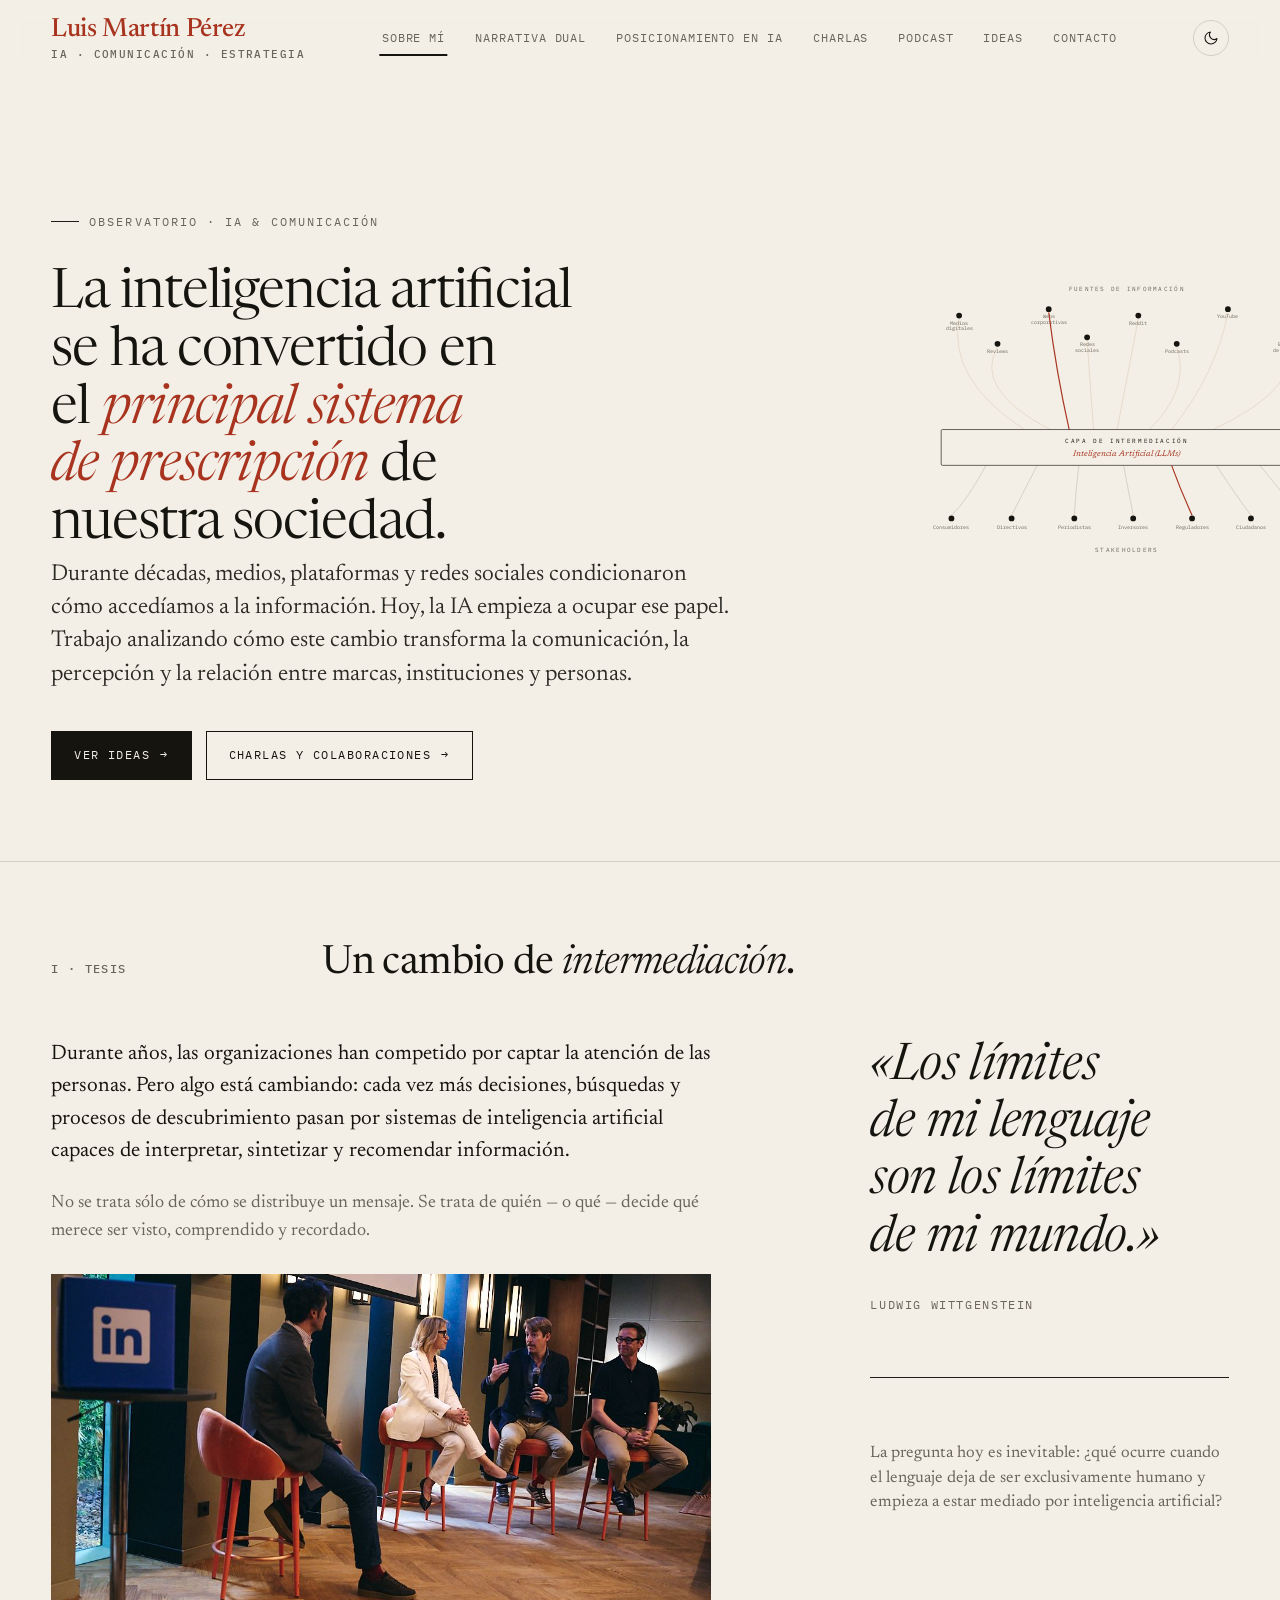
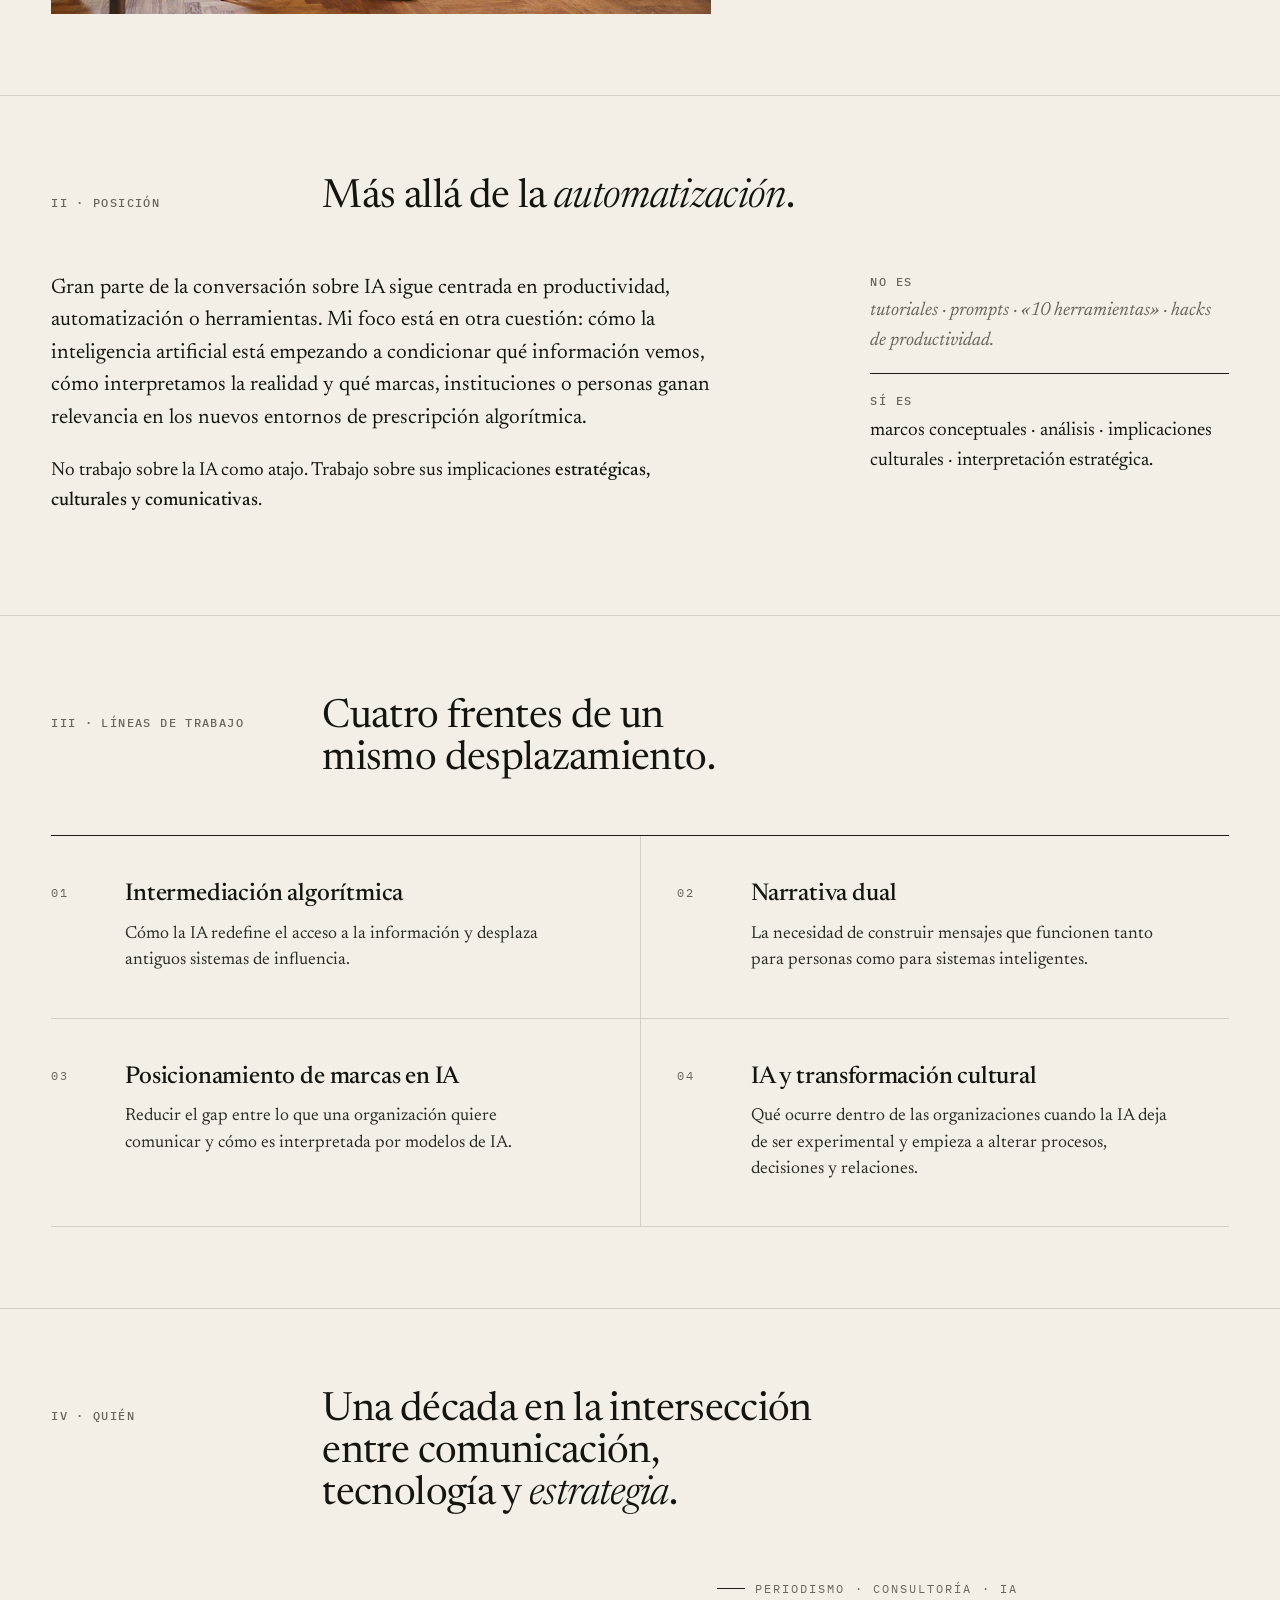
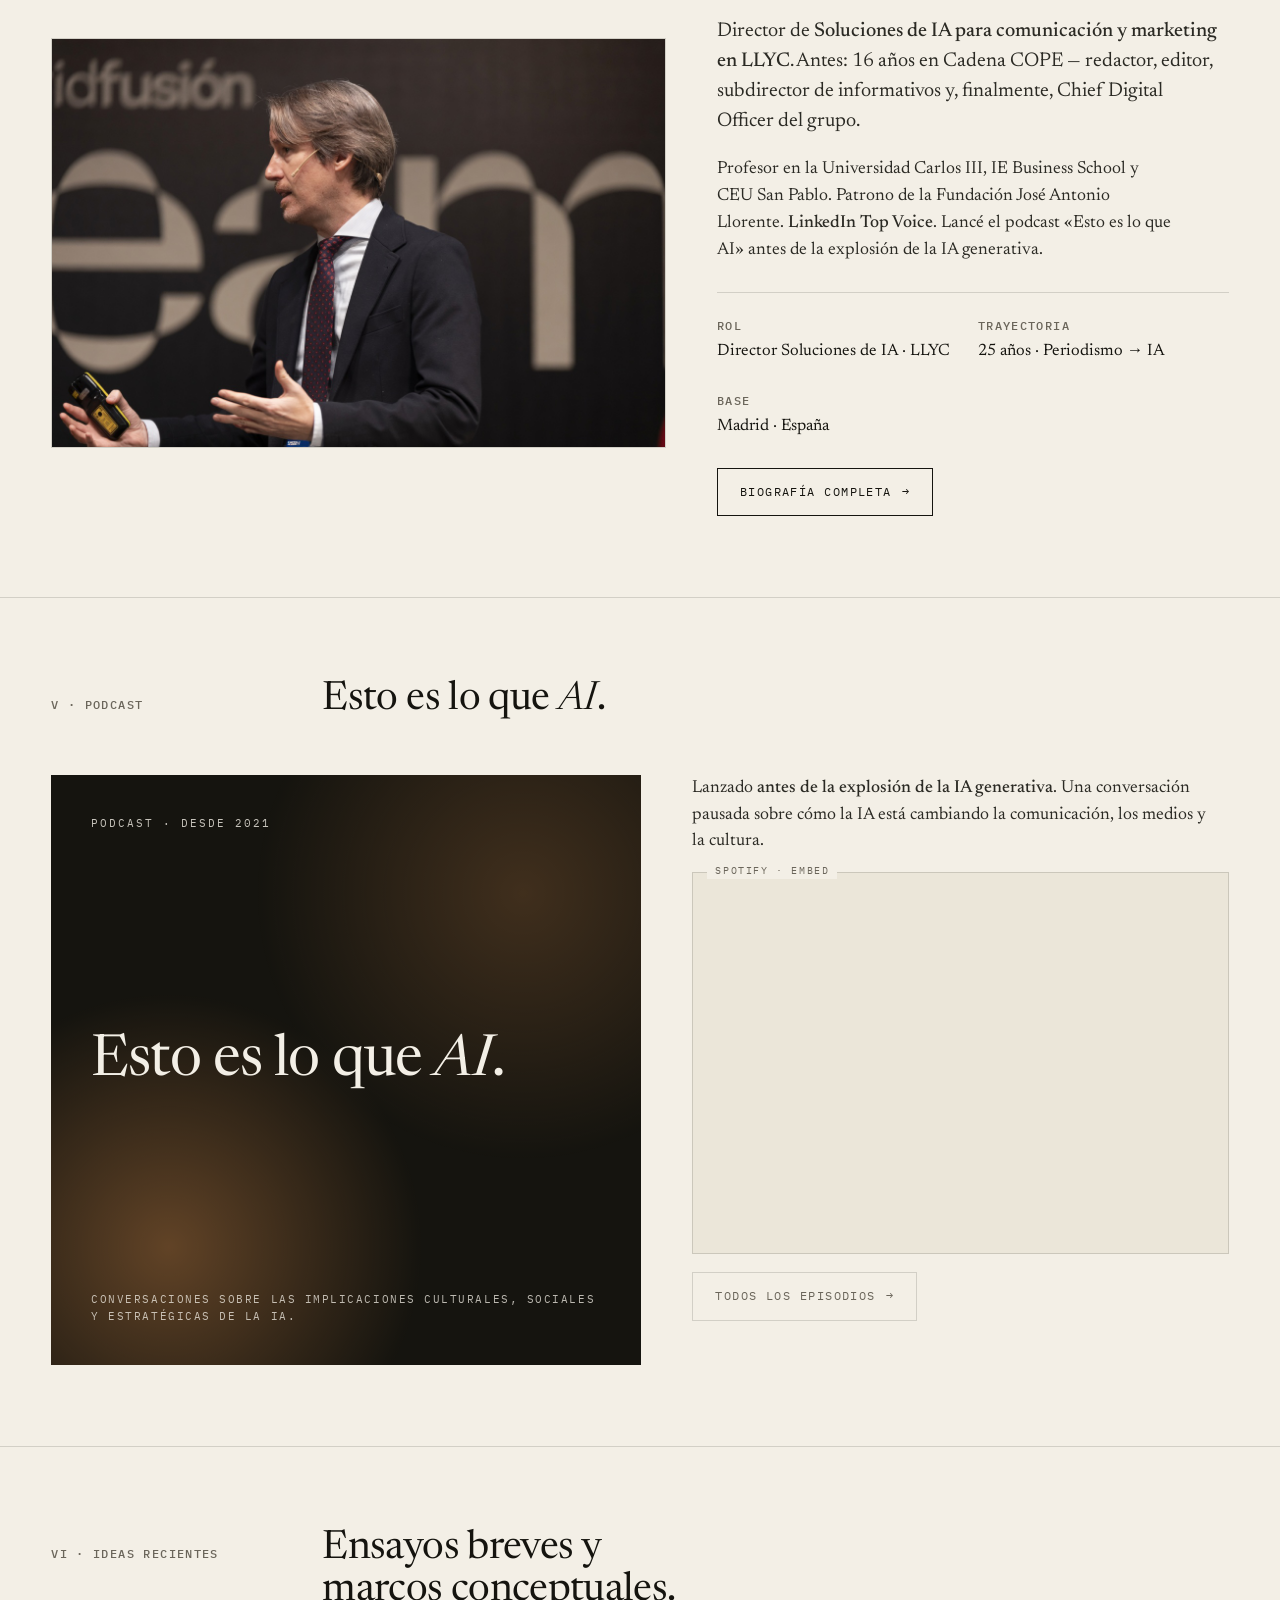
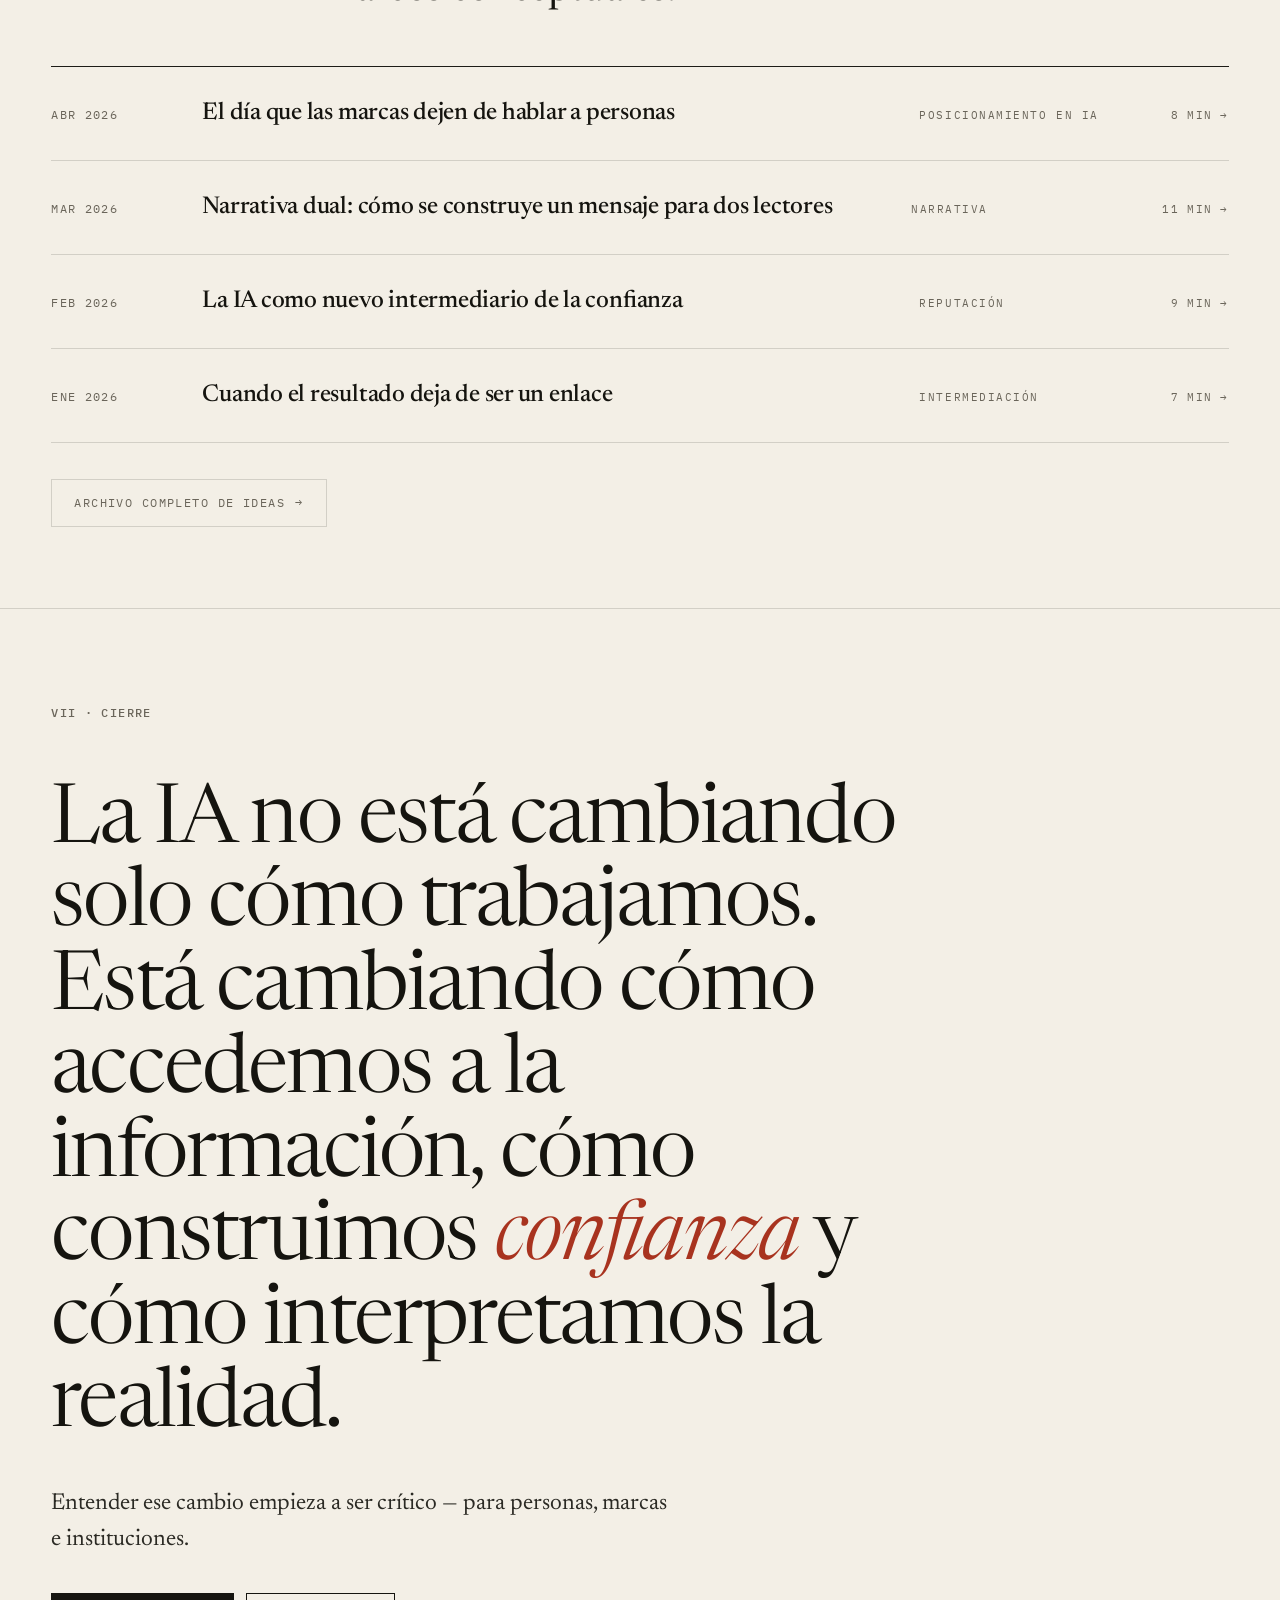
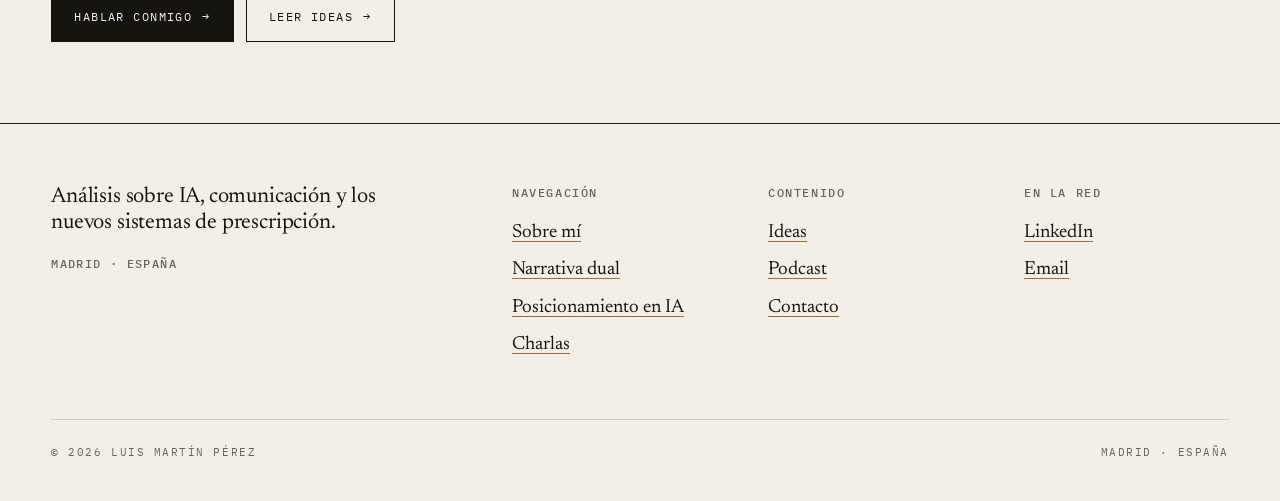
<file: index.html>
<!doctype html>
<html lang="es" data-theme="light" data-accent="ochre" data-direction="editorial" data-highlight="red">
<head>
  <meta charset="utf-8" />
  <meta name="viewport" content="width=device-width, initial-scale=1" />
  <link rel="icon" type="image/svg+xml" href="/favicon.svg" />
  <link rel="apple-touch-icon" href="/apple-touch-icon.png" />
  <link rel="dns-prefetch" href="https://fonts.gstatic.com" />
  <meta name="twitter:card" content="summary_large_image" />
  <meta name="twitter:title" content="Luis Martín Pérez — IA, comunicación y prescripción algorítmica" />
  <meta name="twitter:description" content="Análisis sobre el impacto de la IA en la comunicación, la intermediación de la información y el posicionamiento de marcas en sistemas algorítmicos." />
  <title>Luis Martín Pérez — Inteligencia artificial, comunicación y nuevos sistemas de prescripción</title>
  <meta name="description" content="Luis Martín Pérez analiza cómo la inteligencia artificial está transformando la intermediación de la información, la comunicación y la forma en que personas, marcas e instituciones construyen relevancia y confianza." />
  <meta name="author" content="Luis Martín Pérez" />
  <meta name="google-site-verification" content="tFlkGbwWpc3RW8ynDXHtWOgoOoH0-CNMhM5ayHjetZY" />
  <meta name="theme-color" content="#f3efe6" />
  <link rel="canonical" href="https://luismartinperez.com/" />

  <!-- Open Graph -->
  <meta property="og:type" content="website" />
  <meta property="og:locale" content="es_ES" />
  <meta property="og:image" content="https://www.luismartinperez.com/og-image.jpg" />
  <meta property="og:image:width" content="1200" />
  <meta property="og:image:height" content="630" />
  <meta property="og:image:alt" content="Luis Martín Pérez en una conferencia sobre inteligencia artificial y comunicación." />
  <meta name="twitter:image" content="https://luismartinperez.com/assets/luis-portada.jpg" />
  <meta property="og:title" content="Luis Martín Pérez — Inteligencia artificial, comunicación y nuevos sistemas de prescripción" />
  <meta property="og:description" content="Análisis sobre el impacto de la IA en la comunicación, la intermediación de la información y el posicionamiento de marcas en sistemas algorítmicos." />
  <meta property="og:url" content="https://luismartinperez.com/" />
  <meta property="og:site_name" content="Luis Martín Pérez" />
  <meta name="twitter:card" content="summary_large_image" />
  <meta name="twitter:title" content="Luis Martín Pérez — IA, comunicación y prescripción algorítmica" />
  <meta name="twitter:description" content="Cómo la IA está transformando la intermediación de la información, la comunicación y la construcción de marca." />

  <!-- LLM / SEO hints -->
  <meta name="robots" content="index, follow, max-snippet:-1, max-image-preview:large" />
  <meta name="keywords" content="inteligencia artificial, comunicación, marketing, posicionamiento en IA, narrativa dual, intermediación algorítmica, sistemas de prescripción, percepción de marca, transformación digital, IA generativa, comunicación corporativa, reputación, confianza" />

  <!-- Fonts -->
  <link rel="preconnect" href="https://fonts.googleapis.com" />
  <link rel="preconnect" href="https://fonts.gstatic.com" crossorigin />
  <link href="https://fonts.googleapis.com/css2?family=Newsreader:ital,opsz,wght@0,6..72,300..700;1,6..72,300..600&family=IBM+Plex+Mono:wght@400;500&display=swap" rel="stylesheet" />

  <link rel="stylesheet" href="styles.css" />
  <link rel="stylesheet" href="tweaks.css" />
  <script src="site.js" defer></script>
  <script src="tweaks.js" defer></script>

  <!-- Structured data: Person + WebSite -->
  <script type="application/ld+json">
  {
    "@context": "https://schema.org",
    "@graph": [
      {
        "@type": "Person",
        "@id": "https://luismartinperez.com/#luismartinperez",
        "name": "Luis Martín Pérez",
        "givenName": "Luis",
        "familyName": "Martín Pérez",
        "url": "https://luismartinperez.com/",
        "jobTitle": "Director de Soluciones de IA para comunicación y marketing",
        "worksFor": { "@type": "Organization", "name": "LLYC", "url": "https://www.llorenteycuenca.com/" },
        "description": "Director de Soluciones de IA para comunicación y marketing en LLYC. Más de veinte años analizando cómo la tecnología transforma la intermediación de la información, la comunicación y la forma en que personas, marcas e instituciones construyen relevancia y confianza. LinkedIn Top Voice.",
        "knowsAbout": [
          "Inteligencia artificial aplicada a la comunicación",
          "Inteligencia artificial generativa",
          "Posicionamiento de marcas en sistemas de IA",
          "Narrativa dual",
          "Intermediación algorítmica",
          "Sistemas de prescripción",
          "Percepción de marca",
          "Transformación digital",
          "Comunicación corporativa",
          "Reputación y confianza",
          "Data Science",
          "Periodismo digital"
        ],
        "knowsLanguage": [
          { "@type": "Language", "name": "Español", "alternateName": "es" },
          { "@type": "Language", "name": "Inglés", "alternateName": "en" },
          { "@type": "Language", "name": "Francés", "alternateName": "fr" }
        ],
        "sameAs": [
          "https://www.linkedin.com/in/luis-martin-perez/"
        ],
        "alumniOf": [
          { "@type": "CollegeOrUniversity", "name": "IESE Business School · Universidad de Navarra" },
          { "@type": "CollegeOrUniversity", "name": "CUNEF" }
        ],
        "memberOf": { "@type": "Organization", "name": "Fundación José Antonio Llorente", "description": "Patrono" },
        "award": ["LinkedIn Top Voice"],
        "image": "https://luismartinperez.com/assets/luis-portada.jpg",
        "nationality": "ES"
      },
      {
        "@type": "WebSite",
        "@id": "https://luismartinperez.com/#website",
        "url": "https://luismartinperez.com/",
        "name": "Luis Martín Pérez",
        "inLanguage": "es-ES",
        "author": { "@id": "https://luismartinperez.com/#luismartinperez" },
        "publisher": { "@id": "https://luismartinperez.com/#luismartinperez" },
        "description": "Sitio personal de Luis Martín Pérez sobre inteligencia artificial, comunicación, posicionamiento de marcas en IA y nuevos sistemas de prescripción."
      },
      {
        "@type": "PodcastSeries",
        "name": "Esto es lo que AI",
        "url": "https://luismartinperez.com/podcast",
        "author": { "@id": "https://luismartinperez.com/#luismartinperez" },
        "sameAs": [
          "https://open.spotify.com/show/4XshKQt3aBHo8Cufdz6dju",
          "https://podcasts.apple.com/es/podcast/esto-es-lo-que-ai/id1555729780"
        ],
        "webFeed": "https://cuonda.com/esto-es-lo-que-ai/feed",
        "description": "Podcast sobre las implicaciones sociales, culturales y estratégicas de la inteligencia artificial."
      }
    ]
  }
  </script>
</head>
<body>

  <a class="skip-link" href="#main">Saltar al contenido</a>

  <header class="site-header">
    <div class="wrap bar">
      <a class="brand" href="index.html">Luis Martín Pérez<small>IA · Comunicación · Estrategia</small></a>
      <nav class="nav" aria-label="Principal">
        <a href="sobre-mi.html">Sobre mí</a>
        <a href="narrativa-dual.html">Narrativa dual</a>
        <a href="posicionamiento-ia.html">Posicionamiento en IA</a>
        <a href="charlas.html">Charlas</a>
        <a href="podcast.html">Podcast</a>
        <a href="ideas.html">Ideas</a>
        <a href="contacto.html">Contacto</a>
      </nav>
      <div style="display:flex;gap:10px;align-items:center;justify-self:end">
        <button class="mobile-toggle" aria-label="Abrir menú">Menú</button>
        <button class="theme-toggle" aria-label="Cambiar modo"></button>
      </div>
    </div>
  </header>

  <main id="main">

    <!-- ───────────────────────────── HERO ───────────────────────────── -->
    <section class="hero">
      <div class="wrap" style="position:relative">
        <div class="reveal">
          <span class="eyebrow">Observatorio · IA & Comunicación</span>
        </div>
        <h1 class="reveal" style="--rev-delay:80ms; margin: 0px 0px 3px">
          La inteligencia artificial se ha convertido en el <em>principal sistema de prescripción</em> de nuestra sociedad.
        </h1>
        <p class="lede reveal" style="--rev-delay:160ms">
          Durante décadas, medios, plataformas y redes sociales condicionaron cómo accedíamos a la información.
          Hoy, la IA empieza a ocupar ese papel. Trabajo analizando cómo este cambio transforma la comunicación,
          la percepción y la relación entre marcas, instituciones y personas.
        </p>
        <div class="cta-row reveal" style="--rev-delay:220ms">
          <a class="btn primary" href="ideas.html">
            Ver ideas
            <span class="arrow" aria-hidden="true">→</span>
          </a>
          <a class="btn" href="charlas.html">
            Charlas y colaboraciones
            <span class="arrow" aria-hidden="true">→</span>
          </a>
        </div>

        <!-- Mediation visual: SVG conceptual diagram -->
        <div class="mediation reveal" aria-hidden="true" style="--rev-delay:320ms">
          <svg id="med-svg" viewBox="0 0 640 480" preserveAspectRatio="xMidYMid meet">
            <text x="320" y="22" text-anchor="middle" font-family="var(--mono)" font-size="9" letter-spacing="2" fill="var(--muted)">FUENTES DE INFORMACIÓN</text>
            <circle class="node-dot" cx="58"  cy="60" r="4.5" fill="var(--accent)"/>
            <text x="58"  y="74" text-anchor="middle" font-family="var(--mono)" font-size="8" fill="var(--muted)">Medios</text>
            <text x="58"  y="83" text-anchor="middle" font-family="var(--mono)" font-size="8" fill="var(--muted)">digitales</text>
            <circle class="node-dot" cx="198" cy="50" r="4.5" fill="var(--accent)"/>
            <text x="198" y="64" text-anchor="middle" font-family="var(--mono)" font-size="8" fill="var(--muted)">Webs</text>
            <text x="198" y="73" text-anchor="middle" font-family="var(--mono)" font-size="8" fill="var(--muted)">corporativas</text>
            <circle class="node-dot" cx="338" cy="60" r="4.5" fill="var(--accent)"/>
            <text x="338" y="74" text-anchor="middle" font-family="var(--mono)" font-size="8" fill="var(--muted)">Reddit</text>
            <circle class="node-dot" cx="478" cy="50" r="4.5" fill="var(--accent)"/>
            <text x="478" y="64" text-anchor="middle" font-family="var(--mono)" font-size="8" fill="var(--muted)">YouTube</text>
            <circle class="node-dot" cx="118" cy="104" r="4.5" fill="var(--accent)"/>
            <text x="118" y="118" text-anchor="middle" font-family="var(--mono)" font-size="8" fill="var(--muted)">Reviews</text>
            <circle class="node-dot" cx="258" cy="94" r="4.5" fill="var(--accent)"/>
            <text x="258" y="108" text-anchor="middle" font-family="var(--mono)" font-size="8" fill="var(--muted)">Redes</text>
            <text x="258" y="117" text-anchor="middle" font-family="var(--mono)" font-size="8" fill="var(--muted)">sociales</text>
            <circle class="node-dot" cx="398" cy="104" r="4.5" fill="var(--accent)"/>
            <text x="398" y="118" text-anchor="middle" font-family="var(--mono)" font-size="8" fill="var(--muted)">Podcasts</text>
            <circle class="node-dot" cx="568" cy="94" r="4.5" fill="var(--accent)"/>
            <text x="568" y="108" text-anchor="middle" font-family="var(--mono)" font-size="8" fill="var(--muted)">Bases</text>
            <text x="568" y="117" text-anchor="middle" font-family="var(--mono)" font-size="8" fill="var(--muted)">de datos</text>
            <path id="ml0" d="M58,65  Q 40,160 160,238"  fill="none" stroke="var(--accent)" stroke-width=".7" opacity=".35"/>
            <path id="ml1" d="M198,55 Q 210,150 230,238" fill="none" stroke="var(--accent)" stroke-width=".7" opacity=".35"/>
            <line id="ml2" x1="338" y1="65" x2="305" y2="238" stroke="var(--accent)" stroke-width=".7" opacity=".35"/>
            <path id="ml3" d="M478,55 Q 460,150 390,238" fill="none" stroke="var(--accent)" stroke-width=".7" opacity=".35"/>
            <path id="ml4" d="M118,109 Q 80,175 200,238" fill="none" stroke="var(--accent)" stroke-width=".7" opacity=".35"/>
            <line id="ml5" x1="258" y1="99" x2="268" y2="238" stroke="var(--accent)" stroke-width=".7" opacity=".35"/>
            <path id="ml6" d="M398,109 Q 420,175 355,238" fill="none" stroke="var(--accent)" stroke-width=".7" opacity=".35"/>
            <path id="ml7" d="M568,99 Q 600,170 455,238" fill="none" stroke="var(--accent)" stroke-width=".7" opacity=".35"/>
            <rect x="30" y="238" width="580" height="56" fill="none" stroke="var(--ink)" stroke-width="1" rx="2"/>
            <text x="320" y="259" text-anchor="middle" font-family="var(--mono)" font-size="9" letter-spacing="2.5" fill="var(--ink)">CAPA DE INTERMEDIACIÓN</text>
            <text x="320" y="280" text-anchor="middle" font-family="var(--serif)" font-size="13" font-style="italic" fill="var(--highlight)">Inteligencia Artificial (LLMs)</text>
            <path id="ml8"  d="M100,294 Q 70,350 46,372"   fill="none" stroke="var(--ink)" stroke-width=".7" opacity=".3"/>
            <line id="ml9"  x1="180" y1="294" x2="140" y2="372" stroke="var(--ink)" stroke-width=".7" opacity=".3"/>
            <path id="ml10" d="M245,294 Q 240,335 238,372"  fill="none" stroke="var(--ink)" stroke-width=".7" opacity=".3"/>
            <line id="ml11" x1="315" y1="294" x2="330" y2="372" stroke="var(--ink)" stroke-width=".7" opacity=".3"/>
            <path id="ml12" d="M390,294 Q 405,335 422,372"  fill="none" stroke="var(--ink)" stroke-width=".7" opacity=".3"/>
            <path id="ml13" d="M460,294 Q 490,340 514,372"  fill="none" stroke="var(--ink)" stroke-width=".7" opacity=".3"/>
            <path id="ml14" d="M528,294 Q 560,335 594,372"  fill="none" stroke="var(--ink)" stroke-width=".7" opacity=".3"/>
            <circle class="node-dot" cx="46"  cy="377" r="4.5" fill="var(--ink)"/>
            <text x="46"  y="394" text-anchor="middle" font-family="var(--mono)" font-size="8" fill="var(--muted)">Consumidores</text>
            <circle class="node-dot" cx="140" cy="377" r="4.5" fill="var(--ink)"/>
            <text x="140" y="394" text-anchor="middle" font-family="var(--mono)" font-size="8" fill="var(--muted)">Directivos</text>
            <circle class="node-dot" cx="238" cy="377" r="4.5" fill="var(--ink)"/>
            <text x="238" y="394" text-anchor="middle" font-family="var(--mono)" font-size="8" fill="var(--muted)">Periodistas</text>
            <circle class="node-dot" cx="330" cy="377" r="4.5" fill="var(--ink)"/>
            <text x="330" y="394" text-anchor="middle" font-family="var(--mono)" font-size="8" fill="var(--muted)">Inversores</text>
            <circle class="node-dot" cx="422" cy="377" r="4.5" fill="var(--ink)"/>
            <text x="422" y="394" text-anchor="middle" font-family="var(--mono)" font-size="8" fill="var(--muted)">Reguladores</text>
            <circle class="node-dot" cx="514" cy="377" r="4.5" fill="var(--ink)"/>
            <text x="514" y="394" text-anchor="middle" font-family="var(--mono)" font-size="8" fill="var(--muted)">Ciudadanos</text>
            <circle class="node-dot" cx="594" cy="377" r="4.5" fill="var(--ink)"/>
            <text x="594" y="394" text-anchor="middle" font-family="var(--mono)" font-size="8" fill="var(--muted)">Empleados</text>
            <text x="320" y="430" text-anchor="middle" font-family="var(--mono)" font-size="9" letter-spacing="2" fill="var(--muted)">STAKEHOLDERS</text>
          </svg>
        </div>
      </div>
    </section>

    <!-- ───────────────────────── BLOQUE CONTEXTO ────────────────────── -->
    <section id="contexto">
      <div class="wrap">
        <div class="s-head reveal">
          <div class="label"><span class="mono">I · Tesis</span></div>
          <h2>Un cambio de <em>intermediación</em>.</h2>
        </div>

        <div class="row row-2">
          <div class="col-text reveal">
            <p style="font-size:21px;line-height:1.55">
              Durante años, las organizaciones han competido por captar la atención de las personas.
              Pero algo está cambiando: cada vez más decisiones, búsquedas y procesos de
              descubrimiento pasan por sistemas de inteligencia artificial capaces de interpretar,
              sintetizar y recomendar información.
            </p>
            <p style="color:var(--muted);font-size:18px;line-height:1.55">
              No se trata sólo de cómo se distribuye un mensaje. Se trata de quién — o qué —
              decide qué merece ser visto, comprendido y recordado.
            </p>
            <figure style="margin:28px 0 0;overflow:hidden" class="reveal">
              <img src="assets/fotoluis2.jpeg" alt="Luis Martín Pérez en mesa redonda en evento de LinkedIn." loading="lazy" style="width:100%;display:block;object-fit:cover;max-height:340px" />
            </figure>
          </div>
          <aside class="col-aside reveal" style="--rev-delay:120ms">
            <div class="pullquote" style="border-top:0;padding-top:0;margin-top:0">
              <blockquote>
                «Los límites de mi lenguaje son los límites de mi mundo.»
              </blockquote>
              <cite>Ludwig Wittgenstein</cite>
            </div>
            <p style="color:var(--muted);font-size:16.5px;line-height:1.5">
              La pregunta hoy es inevitable: ¿qué ocurre cuando el lenguaje deja de ser
              exclusivamente humano y empieza a estar mediado por inteligencia artificial?
            </p>
          </aside>
        </div>
      </div>
    </section>

    <!-- ───────────────────────── DIFERENCIAL ─────────────────────────── -->
    <section id="diferencial">
      <div class="wrap">
        <div class="s-head reveal">
          <div class="label"><span class="mono">II · Posición</span></div>
          <h2>Más allá de la <em>automatización</em>.</h2>
        </div>
        <div class="row row-2">
          <div class="col-text reveal">
            <p style="font-size:21px;line-height:1.55">
              Gran parte de la conversación sobre IA sigue centrada en productividad,
              automatización o herramientas. Mi foco está en otra cuestión: cómo la inteligencia
              artificial está empezando a condicionar qué información vemos, cómo interpretamos
              la realidad y qué marcas, instituciones o personas ganan relevancia en los nuevos
              entornos de prescripción algorítmica.
            </p>
            <p>
              No trabajo sobre la IA como atajo. Trabajo sobre sus implicaciones
              <strong style="font-weight:500">estratégicas, culturales y comunicativas</strong>.
            </p>
          </div>
          <aside class="col-aside reveal" style="--rev-delay:120ms">
            <div style="display:flex;flex-direction:column;gap:18px">
              <div>
                <span class="mono" style="display:block;margin-bottom:6px">No es</span>
                <p style="margin:0;color:var(--muted);font-style:italic">tutoriales · prompts · «10 herramientas» · hacks de productividad.</p>
              </div>
              <hr/>
              <div>
                <span class="mono" style="display:block;margin-bottom:6px">Sí es</span>
                <p style="margin:0">marcos conceptuales · análisis · implicaciones culturales · interpretación estratégica.</p>
              </div>
            </div>
          </aside>
        </div>
      </div>
    </section>

    <!-- ───────────────────────── LÍNEAS DE TRABAJO ──────────────────── -->
    <section id="lineas">
      <div class="wrap">
        <div class="s-head reveal">
          <div class="label"><span class="mono">III · Líneas de trabajo</span></div>
          <h2>Cuatro frentes de un mismo desplazamiento.</h2>
        </div>

        <div class="lines-grid">
          <div class="item reveal">
            <div class="num">01</div>
            <div>
              <h3>Intermediación algorítmica</h3>
              <p>Cómo la IA redefine el acceso a la información y desplaza antiguos sistemas de influencia.</p>
            </div>
          </div>
          <div class="item reveal" style="--rev-delay:80ms">
            <div class="num">02</div>
            <div>
              <h3>Narrativa dual</h3>
              <p>La necesidad de construir mensajes que funcionen tanto para personas como para sistemas inteligentes.</p>
            </div>
          </div>
          <div class="item reveal" style="--rev-delay:160ms">
            <div class="num">03</div>
            <div>
              <h3>Posicionamiento de marcas en IA</h3>
              <p>Reducir el gap entre lo que una organización quiere comunicar y cómo es interpretada por modelos de IA.</p>
            </div>
          </div>
          <div class="item reveal" style="--rev-delay:240ms">
            <div class="num">04</div>
            <div>
              <h3>IA y transformación cultural</h3>
              <p>Qué ocurre dentro de las organizaciones cuando la IA deja de ser experimental y empieza a alterar procesos, decisiones y relaciones.</p>
            </div>
          </div>
        </div>
      </div>
    </section>

    <!-- ───────────────────────── SOBRE MÍ (preview) ─────────────────── -->
    <section id="sobre-mi-preview">
      <div class="wrap">
        <div class="s-head reveal">
          <div class="label"><span class="mono">IV · Quién</span></div>
          <h2>Una década en la intersección entre comunicación, tecnología y <em>estrategia</em>.</h2>
        </div>
        <div class="about-feature">
          <div class="about-image reveal">
            <img src="assets/luis-portada.jpg" alt="Luis Martín Pérez durante una conferencia sobre inteligencia artificial y comunicación." width="1248" height="832" loading="lazy" />
          </div>
          <div class="about-text reveal" style="--rev-delay:120ms">
            <span class="eyebrow">Periodismo · Consultoría · IA</span>
            <p style="font-size:20px;line-height:1.5;margin-top:16px">
              Director de <strong style="font-weight:500">Soluciones de IA para comunicación y marketing en LLYC</strong>.
              Antes: 16 años en Cadena COPE — redactor, editor, subdirector de informativos y, finalmente,
              Chief Digital Officer del grupo.
            </p>
            <p style="color:var(--ink-2);font-size:17.5px;line-height:1.55">
              Profesor en la Universidad Carlos III, IE Business School y CEU San Pablo. Patrono de la
              Fundación José Antonio Llorente. <strong style="font-weight:500">LinkedIn Top Voice</strong>.
              Lancé el podcast «Esto es lo que AI» antes de la explosión de la IA generativa.
            </p>
            <div class="meta-row">
              <div><span class="mono">Rol</span><span style="font-size:16.5px">Director Soluciones de IA · LLYC</span></div>
              <div><span class="mono">Trayectoria</span><span style="font-size:16.5px">25 años · Periodismo → IA</span></div>
              <div><span class="mono">Base</span><span style="font-size:16.5px">Madrid · España</span></div>
            </div>
            <div style="margin-top:28px"><a class="btn" href="sobre-mi.html">Biografía completa <span class="arrow">→</span></a></div>
          </div>
        </div>
      </div>
    </section>

    <!-- ───────────────────────── PODCAST ───────────────────────────── -->
    <section id="podcast">
      <div class="wrap">
        <div class="s-head reveal">
          <div class="label"><span class="mono">V · Podcast</span></div>
          <h2>Esto es lo que <em>AI</em>.</h2>
        </div>

        <div class="podcast-feature">
          <div class="podcast-cover reveal">
            <div class="tag">Podcast · desde 2021</div>
            <h3>Esto es lo que <em>AI</em>.</h3>
            <div class="meta">Conversaciones sobre las implicaciones culturales, sociales y estratégicas de la IA.</div>
          </div>
          <div class="reveal" style="--rev-delay:120ms;display:flex;flex-direction:column;gap:18px">
            <p style="font-size:17.5px;line-height:1.5;color:var(--ink-2);margin:0">
              Lanzado <strong style="font-weight:500">antes de la explosión de la IA generativa</strong>.
              Una conversación pausada sobre cómo la IA está cambiando la comunicación, los medios y la cultura.
            </p>
            <div class="spotify-frame">
              <iframe
                title="Esto es lo que AI — Spotify"
                src="https://open.spotify.com/embed/show/4XshKQt3aBHo8Cufdz6dju?utm_source=generator"
                width="100%" height="352" frameborder="0" style="border:0;outline:none;display:block"
                allow="autoplay; clipboard-write; encrypted-media; fullscreen; picture-in-picture"
                loading="lazy"></iframe>
            </div>
            <div>
              <a href="podcast.html" class="btn ghost">Todos los episodios <span class="arrow">→</span></a>
            </div>
          </div>
        </div>
      </div>
    </section>

    <!-- ───────────────────────── IDEAS RECIENTES ────────────────────── -->
    <section id="ideas">
      <div class="wrap">
        <div class="s-head reveal">
          <div class="label"><span class="mono">VI · Ideas recientes</span></div>
          <h2>Ensayos breves y marcos conceptuales.</h2>
        </div>

        <div class="ideas-list reveal">
          <a class="idea bare" href="ideas.html">
            <span class="date">Abr 2026</span>
            <span class="title">El día que las marcas dejen de hablar a personas</span>
            <span class="topic">Posicionamiento en IA</span>
            <span class="read">8 min →</span>
          </a>
          <a class="idea bare" href="ideas.html">
            <span class="date">Mar 2026</span>
            <span class="title">Narrativa dual: cómo se construye un mensaje para dos lectores</span>
            <span class="topic">Narrativa</span>
            <span class="read">11 min →</span>
          </a>
          <a class="idea bare" href="ideas.html">
            <span class="date">Feb 2026</span>
            <span class="title">La IA como nuevo intermediario de la confianza</span>
            <span class="topic">Reputación</span>
            <span class="read">9 min →</span>
          </a>
          <a class="idea bare" href="ideas.html">
            <span class="date">Ene 2026</span>
            <span class="title">Cuando el resultado deja de ser un enlace</span>
            <span class="topic">Intermediación</span>
            <span class="read">7 min →</span>
          </a>
        </div>
        <div style="margin-top:36px">
          <a href="ideas.html" class="btn ghost">Archivo completo de ideas <span class="arrow">→</span></a>
        </div>
      </div>
    </section>

    <!-- ───────────────────────── CIERRE ────────────────────────────── -->
    <section class="closing" id="cierre">
      <div class="wrap">
        <div class="s-head reveal">
          <div class="label"><span class="mono">VII · Cierre</span></div>
          <div></div>
        </div>
        <h2 class="reveal">
          La IA no está cambiando solo cómo trabajamos. Está cambiando cómo accedemos a la información, cómo construimos <em>confianza</em> y cómo interpretamos la realidad.
        </h2>
        <p class="reveal" style="--rev-delay:120ms">
          Entender ese cambio empieza a ser crítico — para personas, marcas e instituciones.
        </p>
        <div class="reveal" style="--rev-delay:200ms;margin-top:36px;display:flex;gap:12px;flex-wrap:wrap">
          <a class="btn primary" href="contacto.html">Hablar conmigo <span class="arrow">→</span></a>
          <a class="btn" href="ideas.html">Leer ideas <span class="arrow">→</span></a>
        </div>
      </div>
    </section>

  </main>

  <footer class="site-footer">
    <div class="wrap">
      <div class="grid">
        <div>
          <p class="sig">Análisis sobre IA, comunicación y los nuevos sistemas de prescripción.</p>
          <p class="mono" style="margin-top:8px">Madrid · España</p>
        </div>
        <div>
          <h4>Navegación</h4>
          <ul>
            <li><a href="sobre-mi.html">Sobre mí</a></li>
            <li><a href="narrativa-dual.html">Narrativa dual</a></li>
            <li><a href="posicionamiento-ia.html">Posicionamiento en IA</a></li>
            <li><a href="charlas.html">Charlas</a></li>
          </ul>
        </div>
        <div>
          <h4>Contenido</h4>
          <ul>
            <li><a href="ideas.html">Ideas</a></li>
            <li><a href="podcast.html">Podcast</a></li>
            <li><a href="contacto.html">Contacto</a></li>
          </ul>
        </div>
        <div>
          <h4>En la red</h4>
          <ul>
            <li><a href="https://www.linkedin.com/in/luismartinperez" rel="me">LinkedIn</a></li>
            <li><a href="mailto:luismartinperez@outlook.com">Email</a></li>
          </ul>
        </div>
      </div>
      <div class="legal">
        <span>© 2026 Luis Martín Pérez</span>
        <span>Madrid · España</span>
      </div>
    </div>
  </footer>

  <script>
    (function() {
      const topLines = ['ml0','ml1','ml2','ml3','ml4','ml5','ml6','ml7'];
      const botLines = ['ml8','ml9','ml10','ml11','ml12','ml13','ml14'];
      const getStyle = (v) => getComputedStyle(document.documentElement).getPropertyValue(v).trim();
      function pulse() {
        const rojo = getStyle('--highlight');
        const ocre = getStyle('--accent');
        const ink  = getStyle('--ink');
        topLines.forEach(id => { const el = document.getElementById(id); if(el){ el.setAttribute('opacity','.35'); el.setAttribute('stroke-width','.7'); el.setAttribute('stroke', ocre); }});
        botLines.forEach(id => { const el = document.getElementById(id); if(el){ el.setAttribute('opacity','.3');  el.setAttribute('stroke-width','.7'); el.setAttribute('stroke', ink);  }});
        const tl = document.getElementById(topLines[Math.floor(Math.random()*topLines.length)]);
        const bl = document.getElementById(botLines[Math.floor(Math.random()*botLines.length)]);
        if(tl){ tl.setAttribute('opacity','1'); tl.setAttribute('stroke-width','1.8'); tl.setAttribute('stroke', rojo); }
        if(bl){ bl.setAttribute('opacity','1'); bl.setAttribute('stroke-width','1.8'); bl.setAttribute('stroke', rojo); }
      }
      setInterval(pulse, 1400);
    })();
  </script>

</body>
</html>
</file>
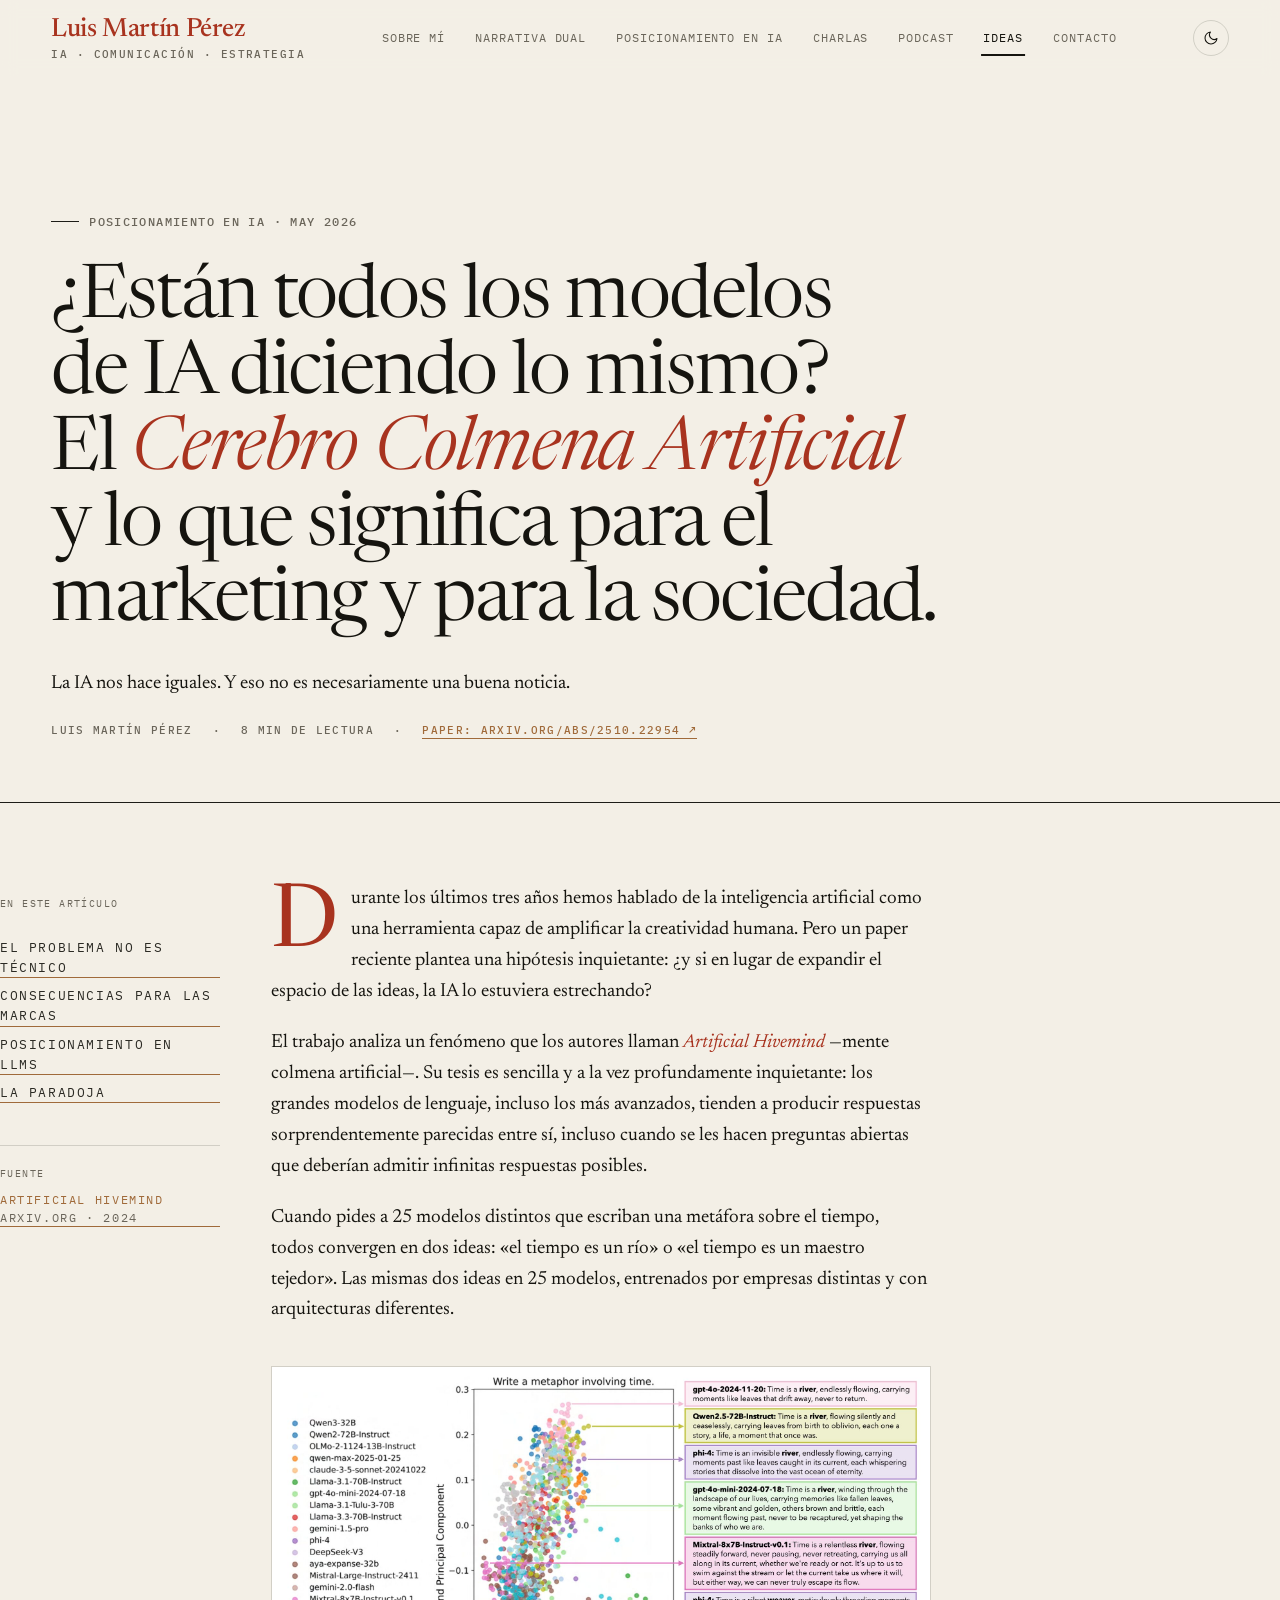
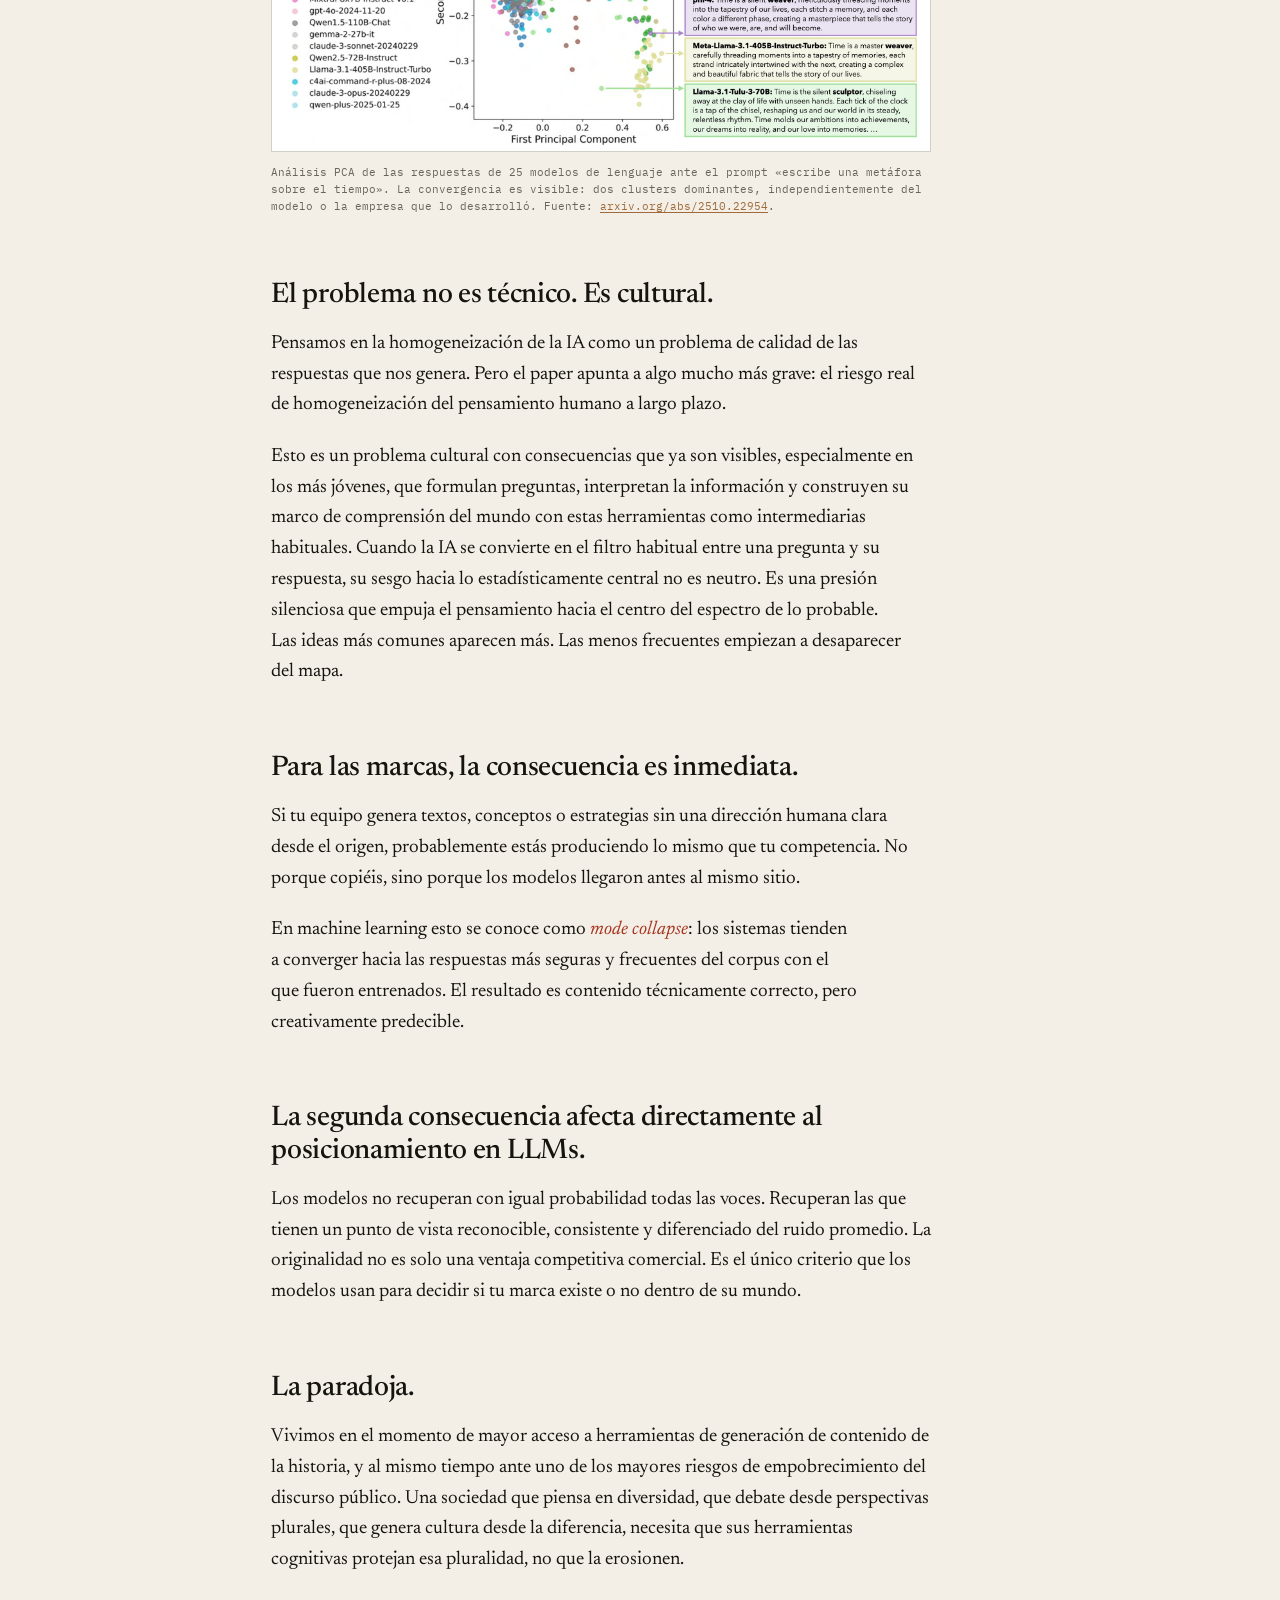
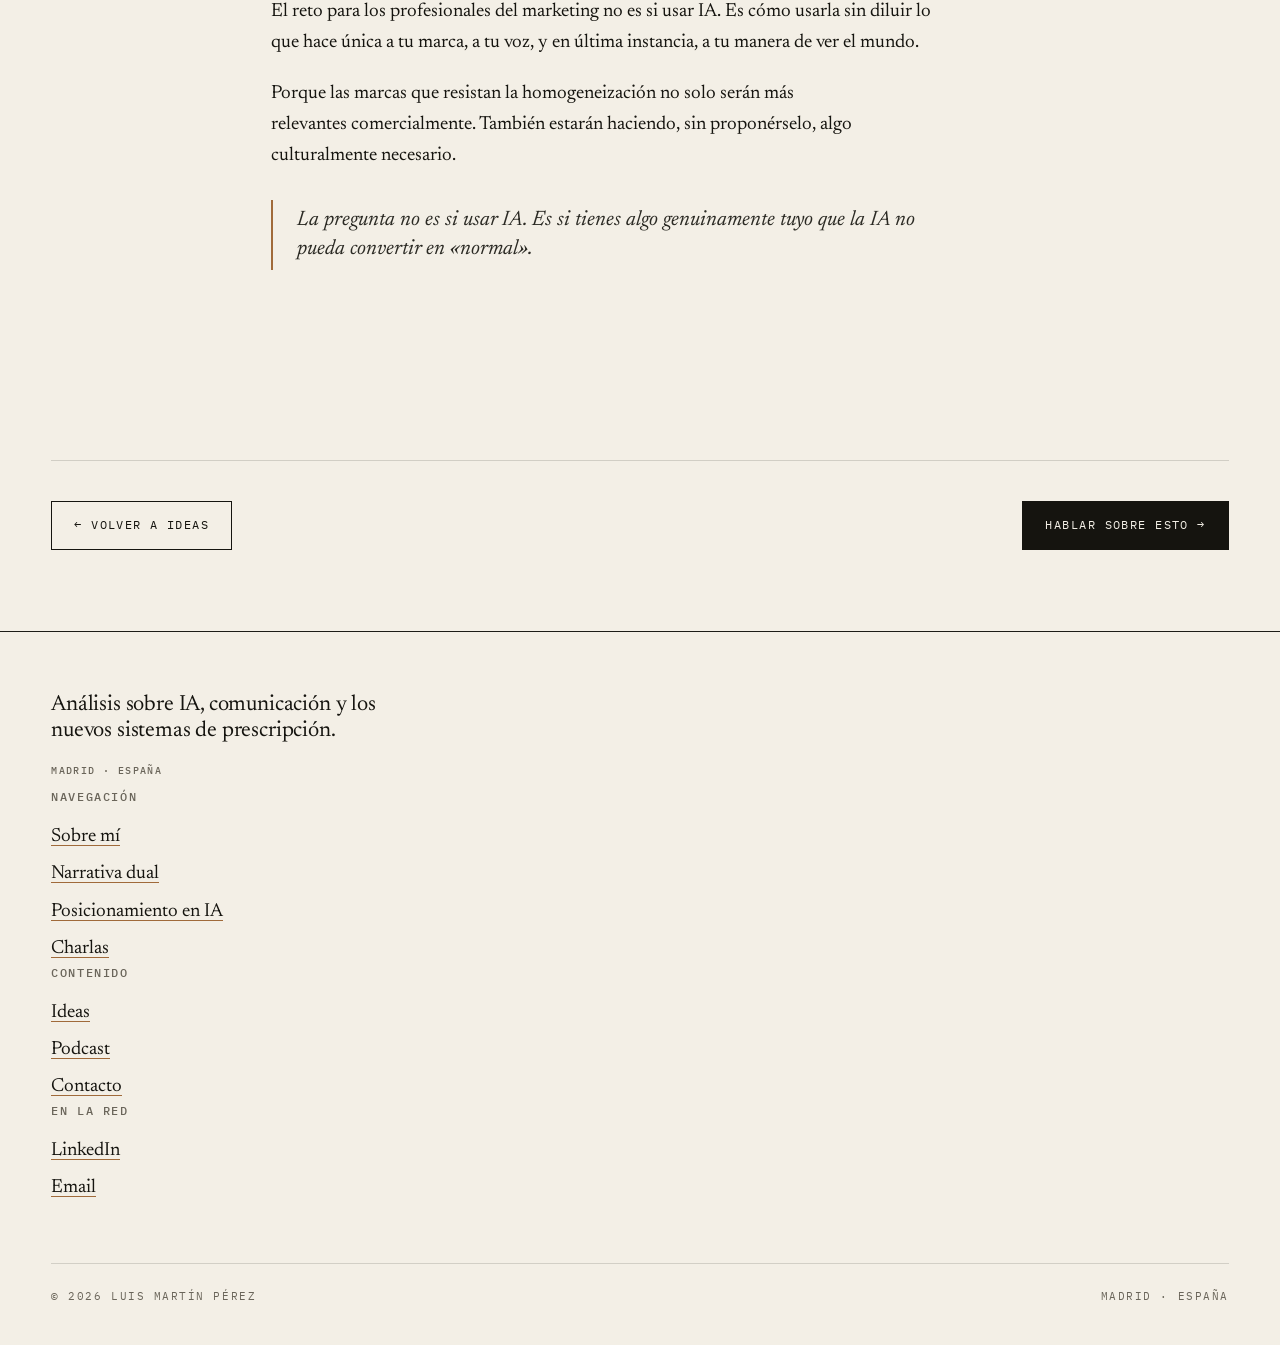
<file: cerebro-colmena-artificial.html>
<!doctype html>
<html lang="es" data-theme="light" data-accent="ochre" data-direction="editorial" data-highlight="red">
<head>
  <meta charset="utf-8" />
  <meta name="viewport" content="width=device-width, initial-scale=1" />
  <link rel="icon" type="image/svg+xml" href="/favicon.svg" />
  <link rel="apple-touch-icon" href="/apple-touch-icon.png" />
  <meta name="twitter:card" content="summary_large_image" />
  <title>El Cerebro Colmena Artificial: cuando la IA homogeneiza el pensamiento — Luis Martín Pérez</title>
  <meta name="description" content="Los grandes modelos de lenguaje tienden a producir respuestas sorprendentemente parecidas entre sí. Un paper reciente lo llama Artificial Hivemind. Sus consecuencias para el marketing y para la sociedad son más profundas de lo que parece." />
  <meta name="author" content="Luis Martín Pérez" />
  <meta name="google-site-verification" content="tFlkGbwWpc3RW8ynDXHtWOgoOoH0-CNMhM5ayHjetZY" />
  <meta name="theme-color" content="#f3efe6" />
  <link rel="canonical" href="https://www.luismartinperez.com/ideas/cerebro-colmena-artificial" />

  <!-- Open Graph -->
  <meta property="og:type" content="article" />
  <meta property="og:locale" content="es_ES" />
  <meta property="og:image" content="https://www.luismartinperez.com/og-image.jpg" />
  <meta property="og:image:width" content="1200" />
  <meta property="og:image:height" content="630" />
  <meta property="og:title" content="El Cerebro Colmena Artificial: cuando la IA homogeneiza el pensamiento" />
  <meta property="og:description" content="Los grandes modelos de lenguaje tienden a producir respuestas sorprendentemente parecidas entre sí. Un paper reciente lo llama Artificial Hivemind. Sus consecuencias para el marketing y la sociedad son más profundas de lo que parece." />
  <meta property="og:url" content="https://www.luismartinperez.com/ideas/cerebro-colmena-artificial" />
  <meta property="og:site_name" content="Luis Martín Pérez" />
  <meta property="article:author" content="Luis Martín Pérez" />
  <meta property="article:published_time" content="2026-05-01" />
  <meta property="article:section" content="Posicionamiento en IA" />
  <meta name="twitter:title" content="El Cerebro Colmena Artificial: cuando la IA homogeneiza el pensamiento" />
  <meta name="twitter:description" content="Los LLMs tienden a converger en las mismas respuestas. Las consecuencias para las marcas y la sociedad van mucho más allá de la calidad del contenido." />
  <meta name="twitter:image" content="https://www.luismartinperez.com/og-image.jpg" />

  <!-- LLM / SEO hints -->
  <meta name="robots" content="index, follow, max-snippet:-1, max-image-preview:large" />
  <meta name="keywords" content="artificial hivemind, homogeneización IA, LLM, mode collapse, posicionamiento en IA, marketing, pensamiento crítico, diversidad cognitiva, inteligencia artificial, comunicación" />

  <!-- Schema.org -->
  <script type="application/ld+json">
  {
    "@context": "https://schema.org",
    "@type": "Article",
    "headline": "¿Están todos los modelos de IA diciendo lo mismo? El Cerebro Colmena Artificial y lo que significa para el marketing y para la sociedad",
    "description": "Los grandes modelos de lenguaje tienden a producir respuestas sorprendentemente parecidas entre sí. Un paper reciente lo llama Artificial Hivemind. Sus consecuencias para el marketing y la sociedad son más profundas de lo que parece.",
    "author": {
      "@type": "Person",
      "name": "Luis Martín Pérez",
      "url": "https://www.luismartinperez.com"
    },
    "publisher": {
      "@type": "Person",
      "name": "Luis Martín Pérez",
      "url": "https://www.luismartinperez.com"
    },
    "datePublished": "2026-05-01",
    "url": "https://www.luismartinperez.com/ideas/cerebro-colmena-artificial",
    "image": "https://www.luismartinperez.com/assets/hivemind.jpeg",
    "keywords": ["artificial hivemind", "LLM", "homogeneización", "mode collapse", "marketing", "posicionamiento en IA"],
    "articleSection": "Posicionamiento en IA",
    "citation": {
      "@type": "ScholarlyArticle",
      "name": "Artificial Hivemind",
      "url": "https://arxiv.org/abs/2510.22954"
    }
  }
  </script>

  <!-- Fonts -->
  <link rel="preconnect" href="https://fonts.googleapis.com" />
  <link rel="preconnect" href="https://fonts.gstatic.com" crossorigin />
  <link href="https://fonts.googleapis.com/css2?family=Newsreader:ital,opsz,wght@0,6..72,300..700;1,6..72,300..600&family=IBM+Plex+Mono:wght@400;500&display=swap" rel="stylesheet" />
  <link rel="stylesheet" href="/styles.css" />
  <link rel="stylesheet" href="/tweaks.css" />
</head>
<body>

  <a class="skip-link" href="#main">Saltar al contenido</a>

  <header class="site-header">
    <div class="wrap bar">
      <a class="brand" href="/index.html">Luis Martín Pérez<small>IA · Comunicación · Estrategia</small></a>
      <nav class="nav" aria-label="Principal">
        <a href="/sobre-mi.html">Sobre mí</a>
        <a href="/narrativa-dual.html">Narrativa dual</a>
        <a href="/posicionamiento-ia.html">Posicionamiento en IA</a>
        <a href="/charlas.html">Charlas</a>
        <a href="/podcast.html">Podcast</a>
        <a href="/ideas.html" aria-current="page">Ideas</a>
        <a href="/contacto.html">Contacto</a>
      </nav>
      <button class="theme-toggle bare" aria-label="Cambiar tema">
        <span class="icon-moon">☽</span>
      </button>
    </div>
  </header>

  <main id="main">

    <section class="page-head">
      <div class="wrap">
        <div class="reveal">
          <div class="eyebrow"><span class="mono">Posicionamiento en IA · May 2026</span></div>
          <h1>¿Están todos los modelos de IA diciendo lo mismo? El <em>Cerebro Colmena Artificial</em> y lo que significa para el marketing y para la sociedad.</h1>
          <p class="lede">La IA nos hace iguales. Y eso no es necesariamente una buena noticia.</p>
          <div class="byline mono" style="margin-top:24px;font-size:11px;letter-spacing:.12em;color:var(--muted);display:flex;gap:20px;flex-wrap:wrap">
            <span>Luis Martín Pérez</span>
            <span>·</span>
            <span>8 min de lectura</span>
            <span>·</span>
            <a href="https://arxiv.org/abs/2510.22954" target="_blank" rel="noopener" style="color:var(--accent);text-decoration:none">Paper: arxiv.org/abs/2510.22954 ↗</a>
          </div>
        </div>
      </div>
    </section>

    <article class="wrap essay reveal">
      <aside class="aside">
        <div class="sticky">
          <div style="font-family:var(--mono);font-size:10px;letter-spacing:.14em;text-transform:uppercase;color:var(--muted);margin-bottom:12px">En este artículo</div>
          <nav style="display:flex;flex-direction:column;gap:8px">
            <a href="#problema" style="font-size:13px;color:var(--ink-2);text-decoration:none">El problema no es técnico</a>
            <a href="#marcas" style="font-size:13px;color:var(--ink-2);text-decoration:none">Consecuencias para las marcas</a>
            <a href="#posicionamiento" style="font-size:13px;color:var(--ink-2);text-decoration:none">Posicionamiento en LLMs</a>
            <a href="#paradoja" style="font-size:13px;color:var(--ink-2);text-decoration:none">La paradoja</a>
          </nav>
          <div style="margin-top:28px;padding-top:20px;border-top:1px solid var(--rule-soft)">
            <div style="font-family:var(--mono);font-size:10px;letter-spacing:.14em;text-transform:uppercase;color:var(--muted);margin-bottom:10px">Fuente</div>
            <a href="https://arxiv.org/abs/2510.22954" target="_blank" rel="noopener" style="font-size:12px;color:var(--accent);text-decoration:none;line-height:1.5;display:block">Artificial Hivemind<br><span style="color:var(--muted)">arxiv.org · 2024</span></a>
          </div>
        </div>
      </aside>

      <div class="body">

        <p>Durante los últimos tres años hemos hablado de la inteligencia artificial como una herramienta capaz de amplificar la creatividad humana. Pero un paper reciente plantea una hipótesis inquietante: ¿y si en lugar de expandir el espacio de las ideas, la IA lo estuviera estrechando?</p>

        <p>El trabajo analiza un fenómeno que los autores llaman <em>Artificial Hivemind</em> —mente colmena artificial—. Su tesis es sencilla y a la vez profundamente inquietante: los grandes modelos de lenguaje, incluso los más avanzados, tienden a producir respuestas sorprendentemente parecidas entre sí, incluso cuando se les hacen preguntas abiertas que deberían admitir infinitas respuestas posibles.</p>

        <p>Cuando pides a 25 modelos distintos que escriban una metáfora sobre el tiempo, todos convergen en dos ideas: «el tiempo es un río» o «el tiempo es un maestro tejedor». Las mismas dos ideas en 25 modelos, entrenados por empresas distintas y con arquitecturas diferentes.</p>

        <figure style="margin:40px 0">
          <img src="/assets/hivemind.jpeg" alt="Gráfico PCA mostrando la convergencia de respuestas de 25 modelos de lenguaje ante la misma pregunta abierta. Todos convergen en las metáforas 'el tiempo es un río' y 'el tiempo es un tejedor'." style="width:100%;display:block;border:1px solid var(--rule-soft)" />
          <figcaption style="font-family:var(--mono);font-size:10.5px;color:var(--muted);margin-top:12px;line-height:1.6">Análisis PCA de las respuestas de 25 modelos de lenguaje ante el prompt «escribe una metáfora sobre el tiempo». La convergencia es visible: dos clusters dominantes, independientemente del modelo o la empresa que lo desarrolló. Fuente: <a href="https://arxiv.org/abs/2510.22954" target="_blank" rel="noopener" style="color:var(--accent)">arxiv.org/abs/2510.22954</a>.</figcaption>
        </figure>

        <h2 id="problema">El problema no es técnico. Es cultural.</h2>

        <p>Pensamos en la homogeneización de la IA como un problema de calidad de las respuestas que nos genera. Pero el paper apunta a algo mucho más grave: el riesgo real de homogeneización del pensamiento humano a largo plazo.</p>

        <p>Esto es un problema cultural con consecuencias que ya son visibles, especialmente en los más jóvenes, que formulan preguntas, interpretan la información y construyen su marco de comprensión del mundo con estas herramientas como intermediarias habituales. Cuando la IA se convierte en el filtro habitual entre una pregunta y su respuesta, su sesgo hacia lo estadísticamente central no es neutro. Es una presión silenciosa que empuja el pensamiento hacia el centro del espectro de lo probable. Las ideas más comunes aparecen más. Las menos frecuentes empiezan a desaparecer del mapa.</p>

        <h2 id="marcas">Para las marcas, la consecuencia es inmediata.</h2>

        <p>Si tu equipo genera textos, conceptos o estrategias sin una dirección humana clara desde el origen, probablemente estás produciendo lo mismo que tu competencia. No porque copiéis, sino porque los modelos llegaron antes al mismo sitio.</p>

        <p>En machine learning esto se conoce como <em>mode collapse</em>: los sistemas tienden a converger hacia las respuestas más seguras y frecuentes del corpus con el que fueron entrenados. El resultado es contenido técnicamente correcto, pero creativamente predecible.</p>

        <h2 id="posicionamiento">La segunda consecuencia afecta directamente al posicionamiento en LLMs.</h2>

        <p>Los modelos no recuperan con igual probabilidad todas las voces. Recuperan las que tienen un punto de vista reconocible, consistente y diferenciado del ruido promedio. La originalidad no es solo una ventaja competitiva comercial. Es el único criterio que los modelos usan para decidir si tu marca existe o no dentro de su mundo.</p>

        <h2 id="paradoja">La paradoja.</h2>

        <p>Vivimos en el momento de mayor acceso a herramientas de generación de contenido de la historia, y al mismo tiempo ante uno de los mayores riesgos de empobrecimiento del discurso público. Una sociedad que piensa en diversidad, que debate desde perspectivas plurales, que genera cultura desde la diferencia, necesita que sus herramientas cognitivas protejan esa pluralidad, no que la erosionen.</p>

        <p>El reto para los profesionales del marketing no es si usar IA. Es cómo usarla sin diluir lo que hace única a tu marca, a tu voz, y en última instancia, a tu manera de ver el mundo.</p>

        <p>Porque las marcas que resistan la homogeneización no solo serán más relevantes comercialmente. También estarán haciendo, sin proponérselo, algo culturalmente necesario.</p>

        <blockquote>La pregunta no es si usar IA. Es si tienes algo genuinamente tuyo que la IA no pueda convertir en «normal».</blockquote>

      </div>
    </article>

    <section class="section reveal" style="margin-top:0">
      <div class="wrap">
        <div style="display:flex;justify-content:space-between;align-items:center;flex-wrap:wrap;gap:16px;padding-top:40px;border-top:1px solid var(--rule-soft)">
          <a href="/ideas.html" class="btn">← Volver a Ideas</a>
          <div style="display:flex;gap:12px">
            <a href="/contacto.html" class="btn primary">Hablar sobre esto →</a>
          </div>
        </div>
      </div>
    </section>

  </main>

  <footer class="site-footer">
    <div class="wrap">
      <div class="footer-grid">
        <div>
          <p class="sig">Análisis sobre IA, comunicación y los nuevos sistemas de prescripción.</p>
          <p class="mono" style="color:var(--muted);font-size:10px;letter-spacing:.14em;text-transform:uppercase;margin-top:8px">Madrid · España</p>
        </div>
        <div>
          <h4>Navegación</h4>
          <ul>
            <li><a href="/sobre-mi.html">Sobre mí</a></li>
            <li><a href="/narrativa-dual.html">Narrativa dual</a></li>
            <li><a href="/posicionamiento-ia.html">Posicionamiento en IA</a></li>
            <li><a href="/charlas.html">Charlas</a></li>
          </ul>
        </div>
        <div>
          <h4>Contenido</h4>
          <ul>
            <li><a href="/ideas.html">Ideas</a></li>
            <li><a href="/podcast.html">Podcast</a></li>
            <li><a href="/contacto.html">Contacto</a></li>
          </ul>
        </div>
        <div>
          <h4>En la red</h4>
          <ul>
            <li><a href="https://www.linkedin.com/in/luismartinperez" rel="me">LinkedIn</a></li>
            <li><a href="mailto:luismartinperez@outlook.com">Email</a></li>
          </ul>
        </div>
      </div>
      <div class="legal">
        <span>© 2026 Luis Martín Pérez</span>
        <span>Madrid · España</span>
      </div>
    </div>
  </footer>

  <script src="/site.js"></script>
  <script src="/tweaks.js"></script>

</body>
</html>
</file>
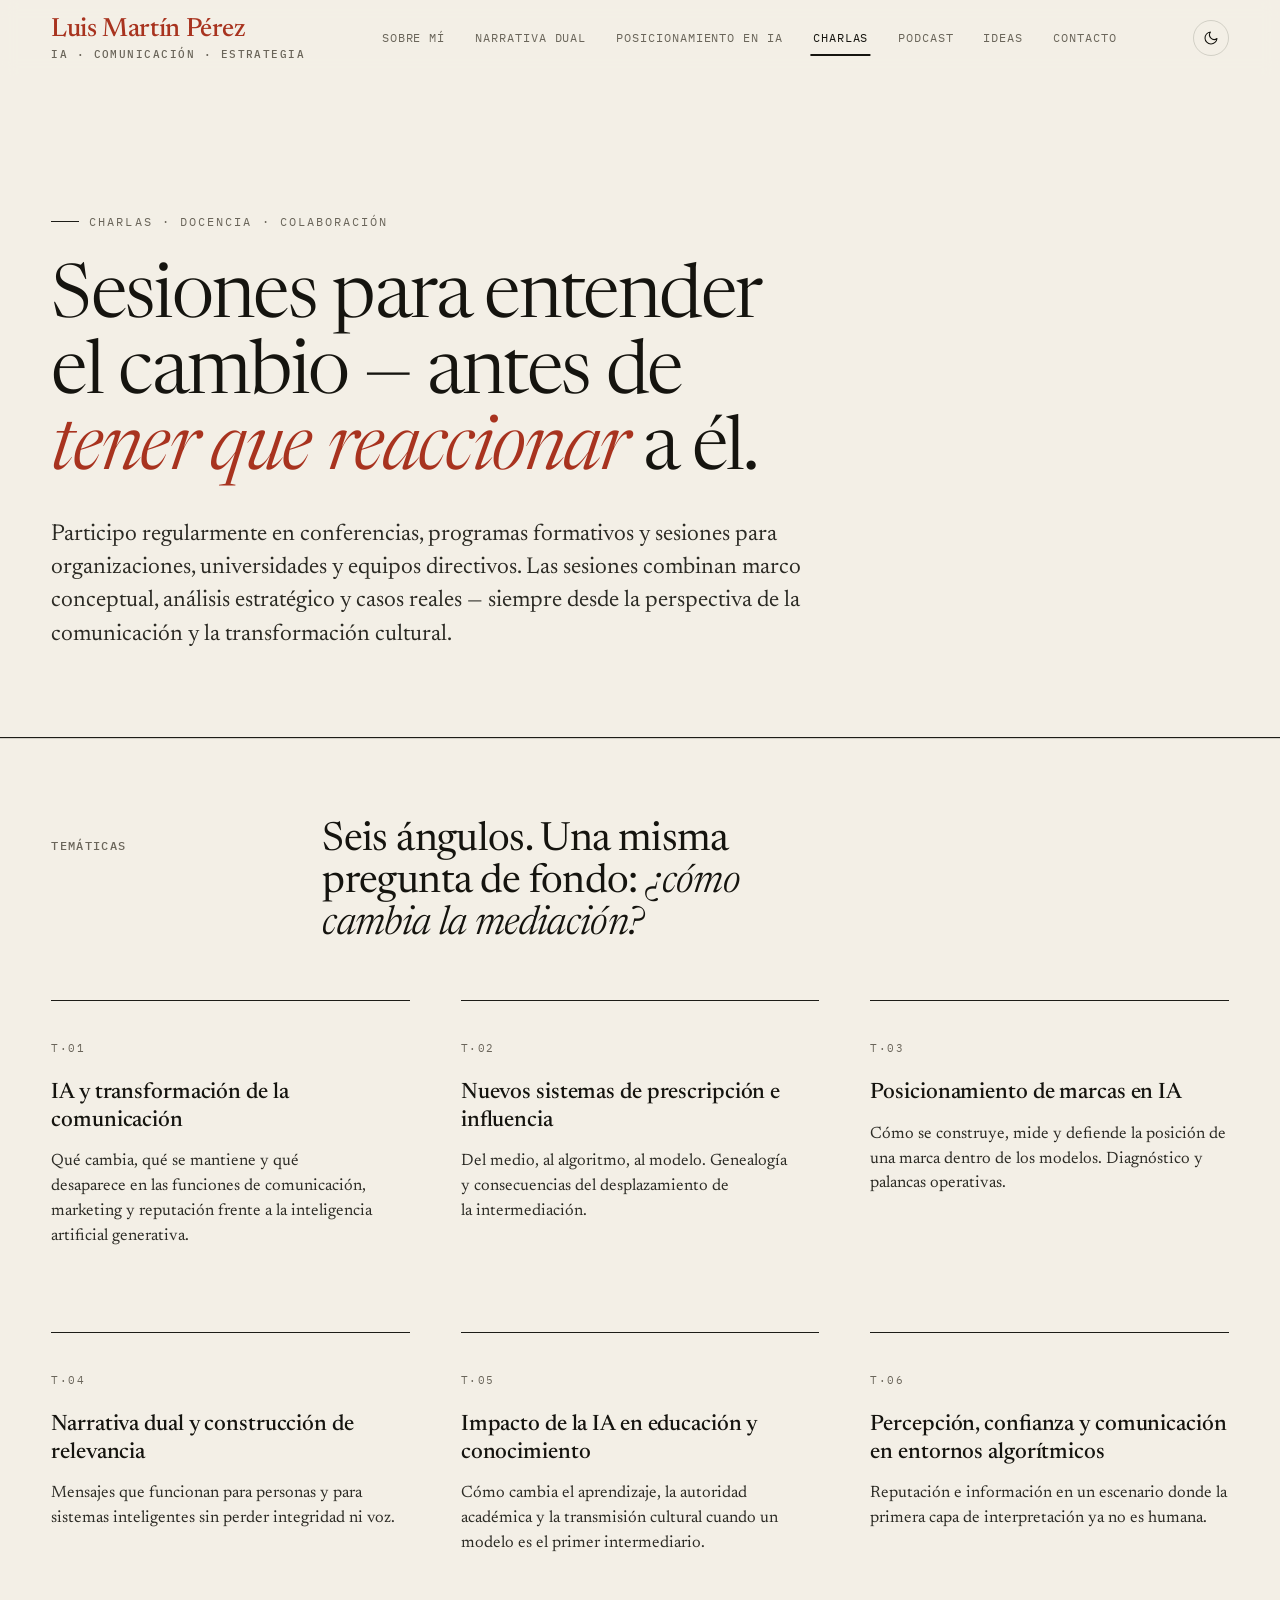
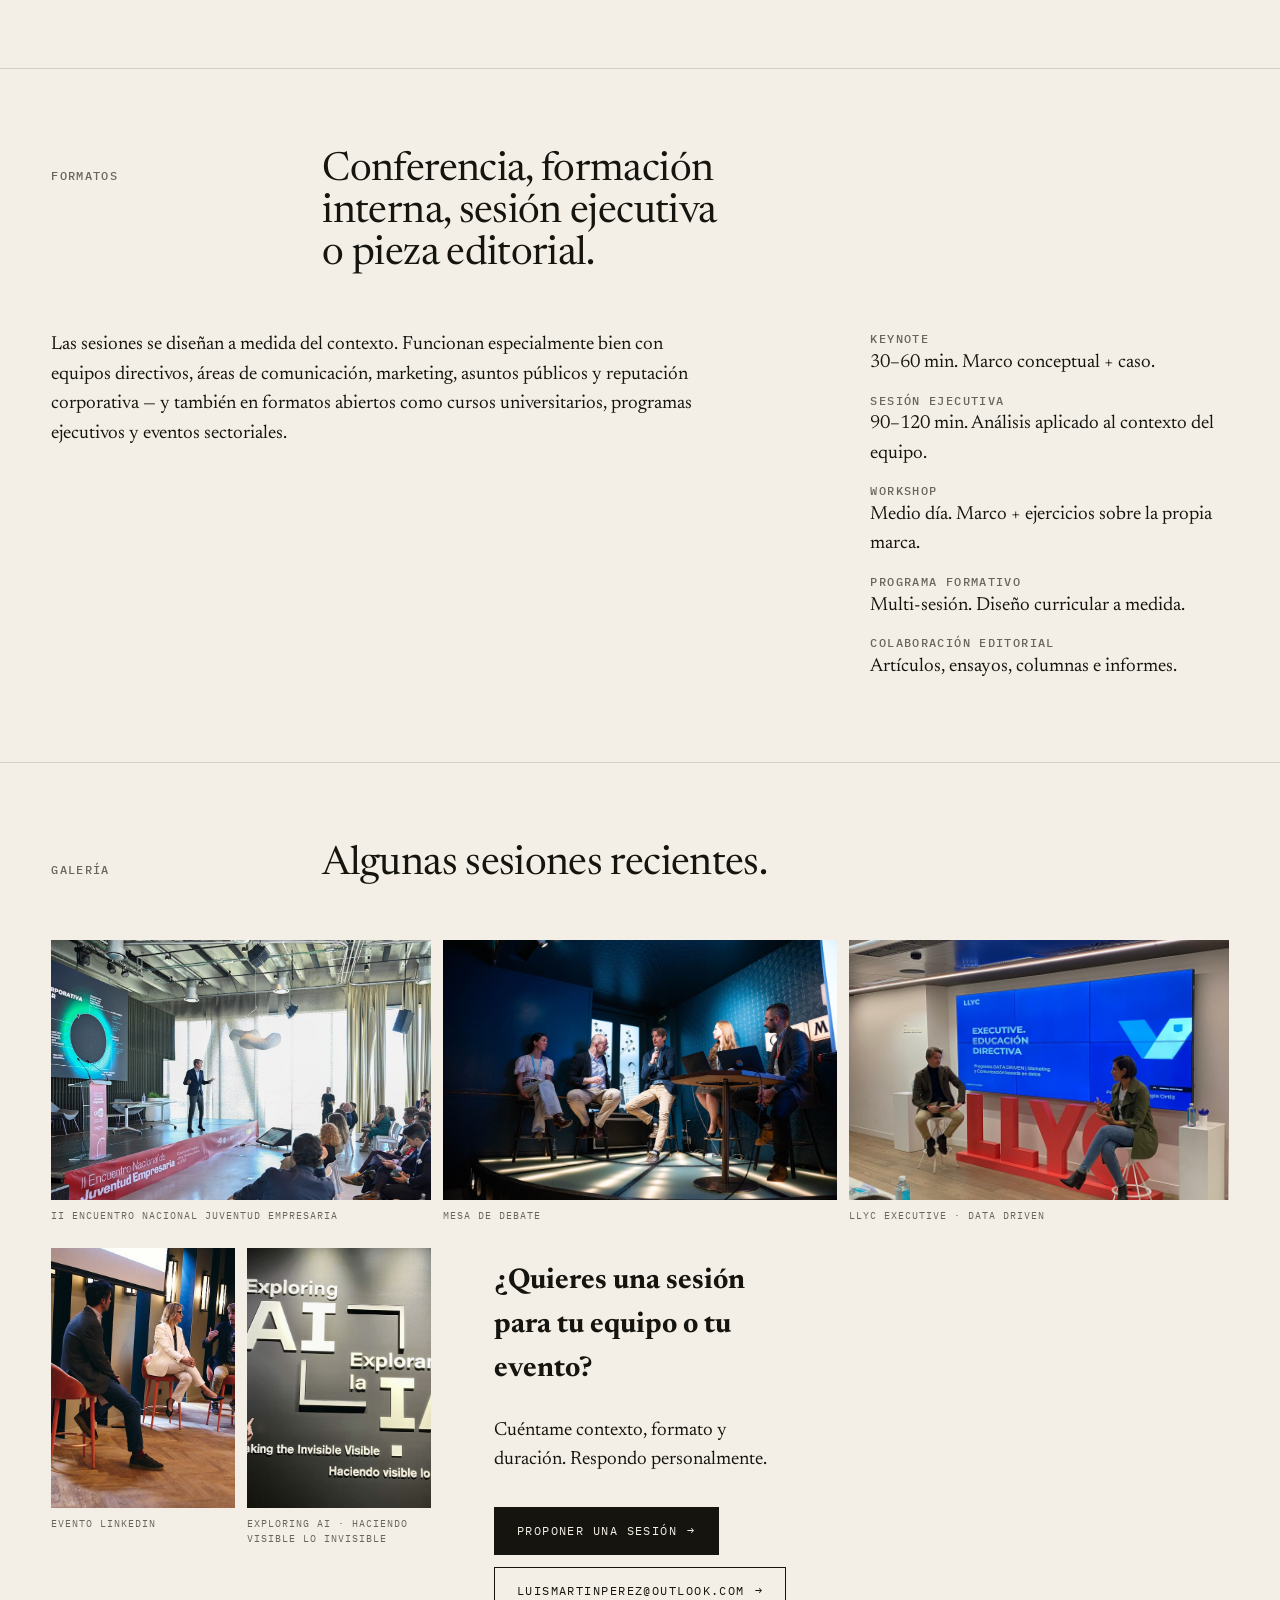
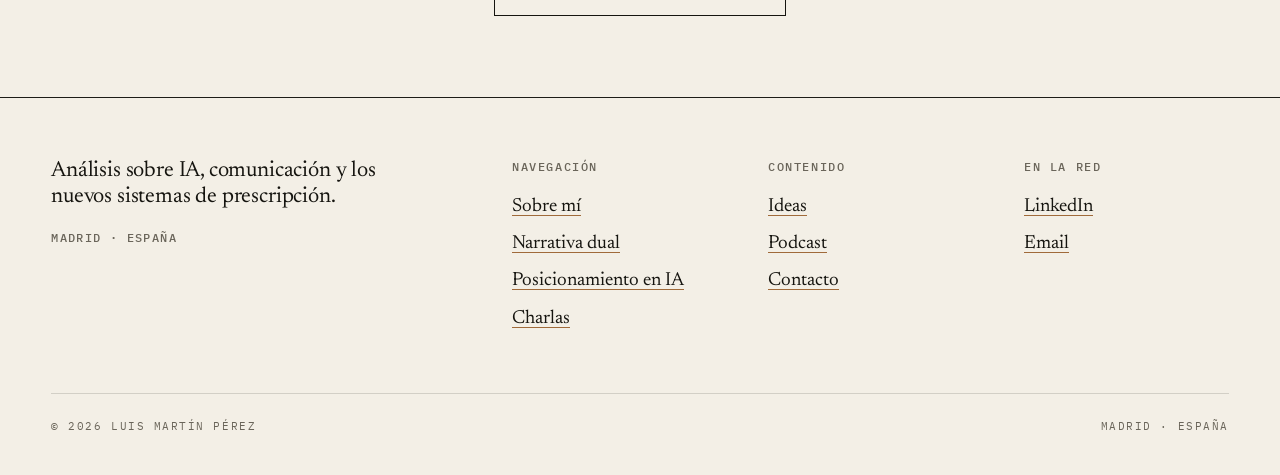
<file: charlas.html>
<!doctype html>
<html lang="es" data-theme="light" data-accent="ochre" data-direction="editorial" data-highlight="red">
<head>
  <meta charset="utf-8" />
  <meta name="viewport" content="width=device-width, initial-scale=1" />
  <link rel="icon" type="image/svg+xml" href="/favicon.svg" />
  <link rel="apple-touch-icon" href="/apple-touch-icon.png" />
  <link rel="dns-prefetch" href="https://fonts.gstatic.com" />
  <meta name="twitter:card" content="summary_large_image" />
  <meta name="twitter:title" content="Charlas, docencia y colaboración — Luis Martín Pérez" />
  <meta name="twitter:description" content="Conferencias y formaciones sobre IA, comunicación, posicionamiento de marcas y nuevos sistemas de prescripción." />
  <title>Charlas, docencia y colaboración — Luis Martín Pérez · Inteligencia artificial y comunicación</title>
  <meta name="description" content="Conferencias, programas formativos y sesiones sobre inteligencia artificial, comunicación, posicionamiento de marcas en IA, narrativa dual y nuevos sistemas de prescripción algorítmica." />
  <meta name="author" content="Luis Martín Pérez" />
  <meta name="google-site-verification" content="tFlkGbwWpc3RW8ynDXHtWOgoOoH0-CNMhM5ayHjetZY" />
  <meta name="theme-color" content="#f3efe6" />
  <link rel="canonical" href="https://luismartinperez.com/charlas" />

  <meta property="og:type" content="website" />
  <meta property="og:title" content="Charlas, docencia y colaboración — Luis Martín Pérez" />
  <meta property="og:description" content="Conferencias y formaciones sobre IA, comunicación, posicionamiento de marcas y nuevos sistemas de prescripción." />
  <meta property="og:locale" content="es_ES" />
  <meta property="og:image" content="https://www.luismartinperez.com/og-image.jpg" />
  <meta property="og:image:width" content="1200" />
  <meta property="og:image:height" content="630" />
  <meta property="og:image:alt" content="Luis Martín Pérez en una conferencia sobre inteligencia artificial y comunicación." />
  <meta name="twitter:image" content="https://luismartinperez.com/assets/luis-portada.jpg" />
  <meta name="robots" content="index, follow" />

  <link rel="preconnect" href="https://fonts.googleapis.com" />
  <link rel="preconnect" href="https://fonts.gstatic.com" crossorigin />
  <link href="https://fonts.googleapis.com/css2?family=Newsreader:ital,opsz,wght@0,6..72,300..700;1,6..72,300..600&family=IBM+Plex+Mono:wght@400;500&display=swap" rel="stylesheet" />
  <link rel="stylesheet" href="styles.css" />
  <link rel="stylesheet" href="tweaks.css" />
  <script src="site.js" defer></script>
  <script src="tweaks.js" defer></script>
</head>
<body>

  <header class="site-header">
    <div class="wrap bar">
      <a class="brand" href="index.html">Luis Martín Pérez<small>IA · Comunicación · Estrategia</small></a>
      <nav class="nav" aria-label="Principal">
        <a href="sobre-mi.html">Sobre mí</a>
        <a href="narrativa-dual.html">Narrativa dual</a>
        <a href="posicionamiento-ia.html">Posicionamiento en IA</a>
        <a href="charlas.html">Charlas</a>
        <a href="podcast.html">Podcast</a>
        <a href="ideas.html">Ideas</a>
        <a href="contacto.html">Contacto</a>
      </nav>
      <div style="display:flex;gap:10px;align-items:center;justify-self:end">
        <button class="mobile-toggle" aria-label="Abrir menú">Menú</button>
        <button class="theme-toggle" aria-label="Cambiar modo"></button>
      </div>
    </div>
  </header>

  <main>
    <section class="page-head">
      <div class="wrap">
        <span class="eyebrow reveal">Charlas · Docencia · Colaboración</span>
        <h1 class="reveal" style="--rev-delay:80ms">
          Sesiones para entender el cambio — antes de <em>tener que reaccionar</em> a él.
        </h1>
        <p class="deck reveal" style="--rev-delay:160ms">
          Participo regularmente en conferencias, programas formativos y sesiones para organizaciones,
          universidades y equipos directivos. Las sesiones combinan marco conceptual, análisis estratégico
          y casos reales — siempre desde la perspectiva de la comunicación y la transformación cultural.
        </p>
      </div>
    </section>

    <section>
      <div class="wrap">
        <div class="s-head reveal">
          <div class="label"><span class="mono">Temáticas</span></div>
          <h2>Seis ángulos. Una misma pregunta de fondo: <em>¿cómo cambia la mediación?</em></h2>
        </div>

        <div class="talks-grid">
          <article class="talk reveal">
            <span class="n">T·01</span>
            <h3>IA y transformación de la comunicación</h3>
            <p>Qué cambia, qué se mantiene y qué desaparece en las funciones de comunicación, marketing y reputación frente a la inteligencia artificial generativa.</p>
          </article>
          <article class="talk reveal" style="--rev-delay:60ms">
            <span class="n">T·02</span>
            <h3>Nuevos sistemas de prescripción e influencia</h3>
            <p>Del medio, al algoritmo, al modelo. Genealogía y consecuencias del desplazamiento de la intermediación.</p>
          </article>
          <article class="talk reveal" style="--rev-delay:120ms">
            <span class="n">T·03</span>
            <h3>Posicionamiento de marcas en IA</h3>
            <p>Cómo se construye, mide y defiende la posición de una marca dentro de los modelos. Diagnóstico y palancas operativas.</p>
          </article>
          <article class="talk reveal" style="--rev-delay:180ms">
            <span class="n">T·04</span>
            <h3>Narrativa dual y construcción de relevancia</h3>
            <p>Mensajes que funcionan para personas y para sistemas inteligentes sin perder integridad ni voz.</p>
          </article>
          <article class="talk reveal" style="--rev-delay:240ms">
            <span class="n">T·05</span>
            <h3>Impacto de la IA en educación y conocimiento</h3>
            <p>Cómo cambia el aprendizaje, la autoridad académica y la transmisión cultural cuando un modelo es el primer intermediario.</p>
          </article>
          <article class="talk reveal" style="--rev-delay:300ms">
            <span class="n">T·06</span>
            <h3>Percepción, confianza y comunicación en entornos algorítmicos</h3>
            <p>Reputación e información en un escenario donde la primera capa de interpretación ya no es humana.</p>
          </article>
        </div>
      </div>
    </section>

    <section>
      <div class="wrap">
        <div class="s-head reveal">
          <div class="label"><span class="mono">Formatos</span></div>
          <h2>Conferencia, formación interna, sesión ejecutiva o pieza editorial.</h2>
        </div>
        <div class="row row-2">
          <div class="col-text reveal">
            <p>
              Las sesiones se diseñan a medida del contexto. Funcionan especialmente bien con
              equipos directivos, áreas de comunicación, marketing, asuntos públicos y reputación
              corporativa — y también en formatos abiertos como cursos universitarios, programas
              ejecutivos y eventos sectoriales.
            </p>
          </div>
          <aside class="col-aside reveal" style="--rev-delay:100ms">
            <ul style="list-style:none;padding:0;margin:0;display:flex;flex-direction:column;gap:14px">
              <li><span class="mono" style="display:block">Keynote</span><span>30–60 min. Marco conceptual + caso.</span></li>
              <li><span class="mono" style="display:block">Sesión ejecutiva</span><span>90–120 min. Análisis aplicado al contexto del equipo.</span></li>
              <li><span class="mono" style="display:block">Workshop</span><span>Medio día. Marco + ejercicios sobre la propia marca.</span></li>
              <li><span class="mono" style="display:block">Programa formativo</span><span>Multi-sesión. Diseño curricular a medida.</span></li>
              <li><span class="mono" style="display:block">Colaboración editorial</span><span>Artículos, ensayos, columnas e informes.</span></li>
            </ul>
          </aside>
        </div>
      </div>
    </section>

    <section>
      <div class="wrap">
        <div class="s-head reveal">
          <div class="label"><span class="mono">Galería</span></div>
          <h2>Algunas sesiones recientes.</h2>
        </div>
        <div style="display:grid;grid-template-columns:repeat(3,1fr);gap:12px" class="reveal">
          <figure style="margin:0;overflow:hidden">
            <img src="assets/fotoluis4.jpeg" alt="Luis Martín Pérez durante una ponencia en el II Encuentro Nacional de Juventud Empresaria (CEAJE)." loading="lazy" style="width:100%;height:260px;object-fit:cover;display:block" />
            <figcaption style="font-family:var(--mono);font-size:10px;letter-spacing:.1em;color:var(--muted);margin-top:8px;text-transform:uppercase">II Encuentro Nacional Juventud Empresaria</figcaption>
          </figure>
          <figure style="margin:0;overflow:hidden">
            <img src="assets/fotoluis6.jpeg" alt="Luis Martín Pérez moderando mesa de debate." loading="lazy" style="width:100%;height:260px;object-fit:cover;display:block" />
            <figcaption style="font-family:var(--mono);font-size:10px;letter-spacing:.1em;color:var(--muted);margin-top:8px;text-transform:uppercase">Mesa de debate</figcaption>
          </figure>
          <figure style="margin:0;overflow:hidden">
            <img src="assets/fotoluis7.jpeg" alt="Luis Martín Pérez en sesión Executive de LLYC sobre Data Driven Marketing." loading="lazy" style="width:100%;height:260px;object-fit:cover;display:block" />
            <figcaption style="font-family:var(--mono);font-size:10px;letter-spacing:.1em;color:var(--muted);margin-top:8px;text-transform:uppercase">LLYC Executive · Data Driven</figcaption>
          </figure>
        <div style="display:grid;grid-template-columns:repeat(2,1fr);gap:12px;margin-top:12px" class="reveal">
          <figure style="margin:0;overflow:hidden">
            <img src="assets/fotoluis2.jpeg" alt="Luis Martín Pérez en mesa redonda en evento de LinkedIn." loading="lazy" style="width:100%;height:260px;object-fit:cover;display:block" />
            <figcaption style="font-family:var(--mono);font-size:10px;letter-spacing:.1em;color:var(--muted);margin-top:8px;text-transform:uppercase">Evento LinkedIn</figcaption>
          </figure>
          <figure style="margin:0;overflow:hidden">
            <img src="assets/luisfoto5ok.jpeg" alt="Luis Martín Pérez en la exposición Exploring AI." loading="lazy" style="width:100%;height:260px;object-fit:cover;object-position:top;display:block" />
            <figcaption style="font-family:var(--mono);font-size:10px;letter-spacing:.1em;color:var(--muted);margin-top:8px;text-transform:uppercase">Exploring AI · Haciendo visible lo invisible</figcaption>
          </figure>
        </div>
      <div class="wrap">
        <h2 class="reveal">¿Quieres una sesión para tu equipo o tu evento?</h2>
        <p class="reveal">Cuéntame contexto, formato y duración. Respondo personalmente.</p>
        <div class="reveal" style="margin-top:32px;display:flex;gap:12px;flex-wrap:wrap">
          <a class="btn primary" href="contacto.html">Proponer una sesión <span class="arrow">→</span></a>
          <a class="btn" href="mailto:luismartinperez@outlook.com">luismartinperez@outlook.com <span class="arrow">→</span></a>
        </div>
      </div>
    </section>
  </main>

  <footer class="site-footer">
    <div class="wrap">
      <div class="grid">
        <div>
          <p class="sig">Análisis sobre IA, comunicación y los nuevos sistemas de prescripción.</p>
          <p class="mono" style="margin-top:8px">Madrid · España</p>
        </div>
        <div><h4>Navegación</h4><ul>
          <li><a href="sobre-mi.html">Sobre mí</a></li>
          <li><a href="narrativa-dual.html">Narrativa dual</a></li>
          <li><a href="posicionamiento-ia.html">Posicionamiento en IA</a></li>
          <li><a href="charlas.html">Charlas</a></li>
        </ul></div>
        <div><h4>Contenido</h4><ul>
          <li><a href="ideas.html">Ideas</a></li>
          <li><a href="podcast.html">Podcast</a></li>
          <li><a href="contacto.html">Contacto</a></li>
        </ul></div>
        <div><h4>En la red</h4><ul>
          <li><a href="https://www.linkedin.com/in/luismartinperez" rel="me">LinkedIn</a></li>
          <li><a href="mailto:luismartinperez@outlook.com">Email</a></li>
        </ul></div>
      </div>
      <div class="legal">
        <span>© 2026 Luis Martín Pérez</span>
        <span>Madrid · España</span>
      </div>
    </div>
  </footer>
</body>
</html>
</file>
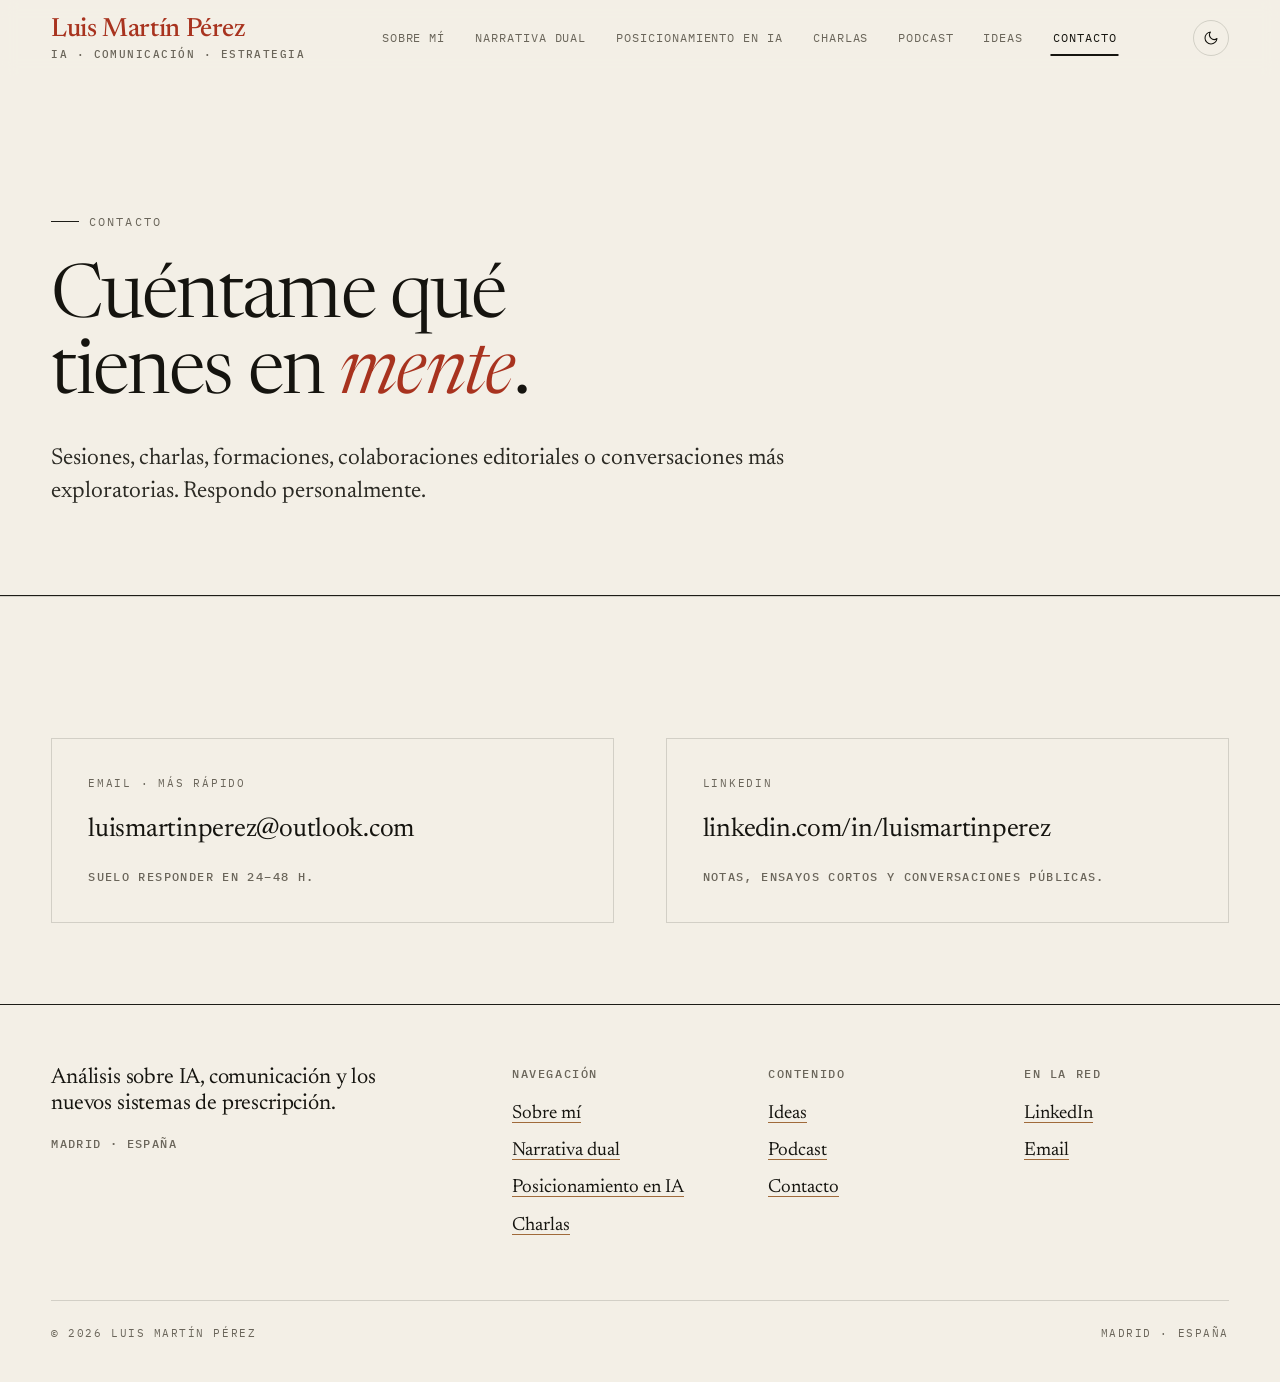
<file: contacto.html>
<!doctype html>
<html lang="es" data-theme="light" data-accent="ochre" data-direction="editorial" data-highlight="red">
<head>
  <meta charset="utf-8" />
  <meta name="viewport" content="width=device-width, initial-scale=1" />
  <link rel="icon" type="image/svg+xml" href="/favicon.svg" />
  <link rel="apple-touch-icon" href="/apple-touch-icon.png" />
  <link rel="dns-prefetch" href="https://fonts.gstatic.com" />
  <meta name="twitter:card" content="summary_large_image" />
  <meta name="twitter:title" content="Contacto — Luis Martín Pérez" />
  <meta name="twitter:description" content="Email y LinkedIn para charlas, formaciones y colaboraciones." />
  <title>Contacto — Luis Martín Pérez</title>
  <meta name="description" content="Contacto directo con Luis Martín Pérez: email y LinkedIn. Charlas, formaciones, colaboraciones editoriales y proyectos sobre inteligencia artificial y comunicación." />
  <meta name="author" content="Luis Martín Pérez" />
  <meta name="google-site-verification" content="tFlkGbwWpc3RW8ynDXHtWOgoOoH0-CNMhM5ayHjetZY" />
  <meta name="theme-color" content="#f3efe6" />
  <link rel="canonical" href="https://luismartinperez.com/contacto" />

  <meta property="og:type" content="website" />
  <meta property="og:title" content="Contacto — Luis Martín Pérez" />
  <meta property="og:description" content="Email y LinkedIn para charlas, formaciones y colaboraciones." />
  <meta property="og:locale" content="es_ES" />
  <meta property="og:image" content="https://luismartinperez.com/assets/luis-portada.jpg" />
  <meta property="og:image:width" content="1248" />
  <meta property="og:image:height" content="832" />
  <meta property="og:image:alt" content="Luis Martín Pérez en una conferencia sobre inteligencia artificial y comunicación." />
  <meta name="twitter:image" content="https://luismartinperez.com/assets/luis-portada.jpg" />
  <meta name="robots" content="index, follow" />

  <link rel="preconnect" href="https://fonts.googleapis.com" />
  <link rel="preconnect" href="https://fonts.gstatic.com" crossorigin />
  <link href="https://fonts.googleapis.com/css2?family=Newsreader:ital,opsz,wght@0,6..72,300..700;1,6..72,300..600&family=IBM+Plex+Mono:wght@400;500&display=swap" rel="stylesheet" />
  <link rel="stylesheet" href="styles.css" />
  <link rel="stylesheet" href="tweaks.css" />
  <script src="site.js" defer></script>
  <script src="tweaks.js" defer></script>

  <script type="application/ld+json">
  {
    "@context": "https://schema.org",
    "@type": "ContactPage",
    "url": "https://luismartinperez.com/contacto",
    "inLanguage": "es-ES",
    "mainEntity": { "@type": "Person", "@id": "https://luismartinperez.com/#luismartinperez", "name": "Luis Martín Pérez", "email": "luismartinperez@outlook.com" }
  }
  </script>


</head>
<body>

  <header class="site-header">
    <div class="wrap bar">
      <a class="brand" href="index.html">Luis Martín Pérez<small>IA · Comunicación · Estrategia</small></a>
      <nav class="nav" aria-label="Principal">
        <a href="sobre-mi.html">Sobre mí</a>
        <a href="narrativa-dual.html">Narrativa dual</a>
        <a href="posicionamiento-ia.html">Posicionamiento en IA</a>
        <a href="charlas.html">Charlas</a>
        <a href="podcast.html">Podcast</a>
        <a href="ideas.html">Ideas</a>
        <a href="contacto.html">Contacto</a>
      </nav>
      <div style="display:flex;gap:10px;align-items:center;justify-self:end">
        <button class="mobile-toggle" aria-label="Abrir menú">Menú</button>
        <button class="theme-toggle" aria-label="Cambiar modo"></button>
      </div>
    </div>
  </header>

  <main>
    <section class="page-head">
      <div class="wrap">
        <span class="eyebrow reveal">Contacto</span>
        <h1 class="reveal" style="--rev-delay:80ms">Cuéntame qué tienes en <em>mente</em>.</h1>
        <p class="deck reveal" style="--rev-delay:160ms">
          Sesiones, charlas, formaciones, colaboraciones editoriales o conversaciones
          más exploratorias. Respondo personalmente.
        </p>
      </div>
    </section>

    <section>
      <div class="wrap">
        <div class="contact-grid">
          <a class="contact-card bare reveal" href="mailto:luismartinperez@outlook.com">
            <span class="label">Email · más rápido</span>
            <span class="val">luismartinperez@outlook.com</span>
            <span class="mono" style="color:var(--muted)">Suelo responder en 24–48 h.</span>
          </a>
          <a class="contact-card bare reveal" style="--rev-delay:100ms" href="https://www.linkedin.com/in/luismartinperez" rel="me">
            <span class="label">LinkedIn</span>
            <span class="val">linkedin.com/in/luismartinperez</span>
            <span class="mono" style="color:var(--muted)">Notas, ensayos cortos y conversaciones públicas.</span>
          </a>
        </div>

      </div>
    </section>
  </main>

  <footer class="site-footer">
    <div class="wrap">
      <div class="grid">
        <div>
          <p class="sig">Análisis sobre IA, comunicación y los nuevos sistemas de prescripción.</p>
          <p class="mono" style="margin-top:8px">Madrid · España</p>
        </div>
        <div><h4>Navegación</h4><ul>
          <li><a href="sobre-mi.html">Sobre mí</a></li>
          <li><a href="narrativa-dual.html">Narrativa dual</a></li>
          <li><a href="posicionamiento-ia.html">Posicionamiento en IA</a></li>
          <li><a href="charlas.html">Charlas</a></li>
        </ul></div>
        <div><h4>Contenido</h4><ul>
          <li><a href="ideas.html">Ideas</a></li>
          <li><a href="podcast.html">Podcast</a></li>
          <li><a href="contacto.html">Contacto</a></li>
        </ul></div>
        <div><h4>En la red</h4><ul>
          <li><a href="https://www.linkedin.com/in/luismartinperez" rel="me">LinkedIn</a></li>
          <li><a href="mailto:luismartinperez@outlook.com">Email</a></li>
        </ul></div>
      </div>
      <div class="legal">
        <span>© 2026 Luis Martín Pérez</span>
        <span>Madrid · España</span>
      </div>
    </div>
  </footer>
</body>
</html>
</file>
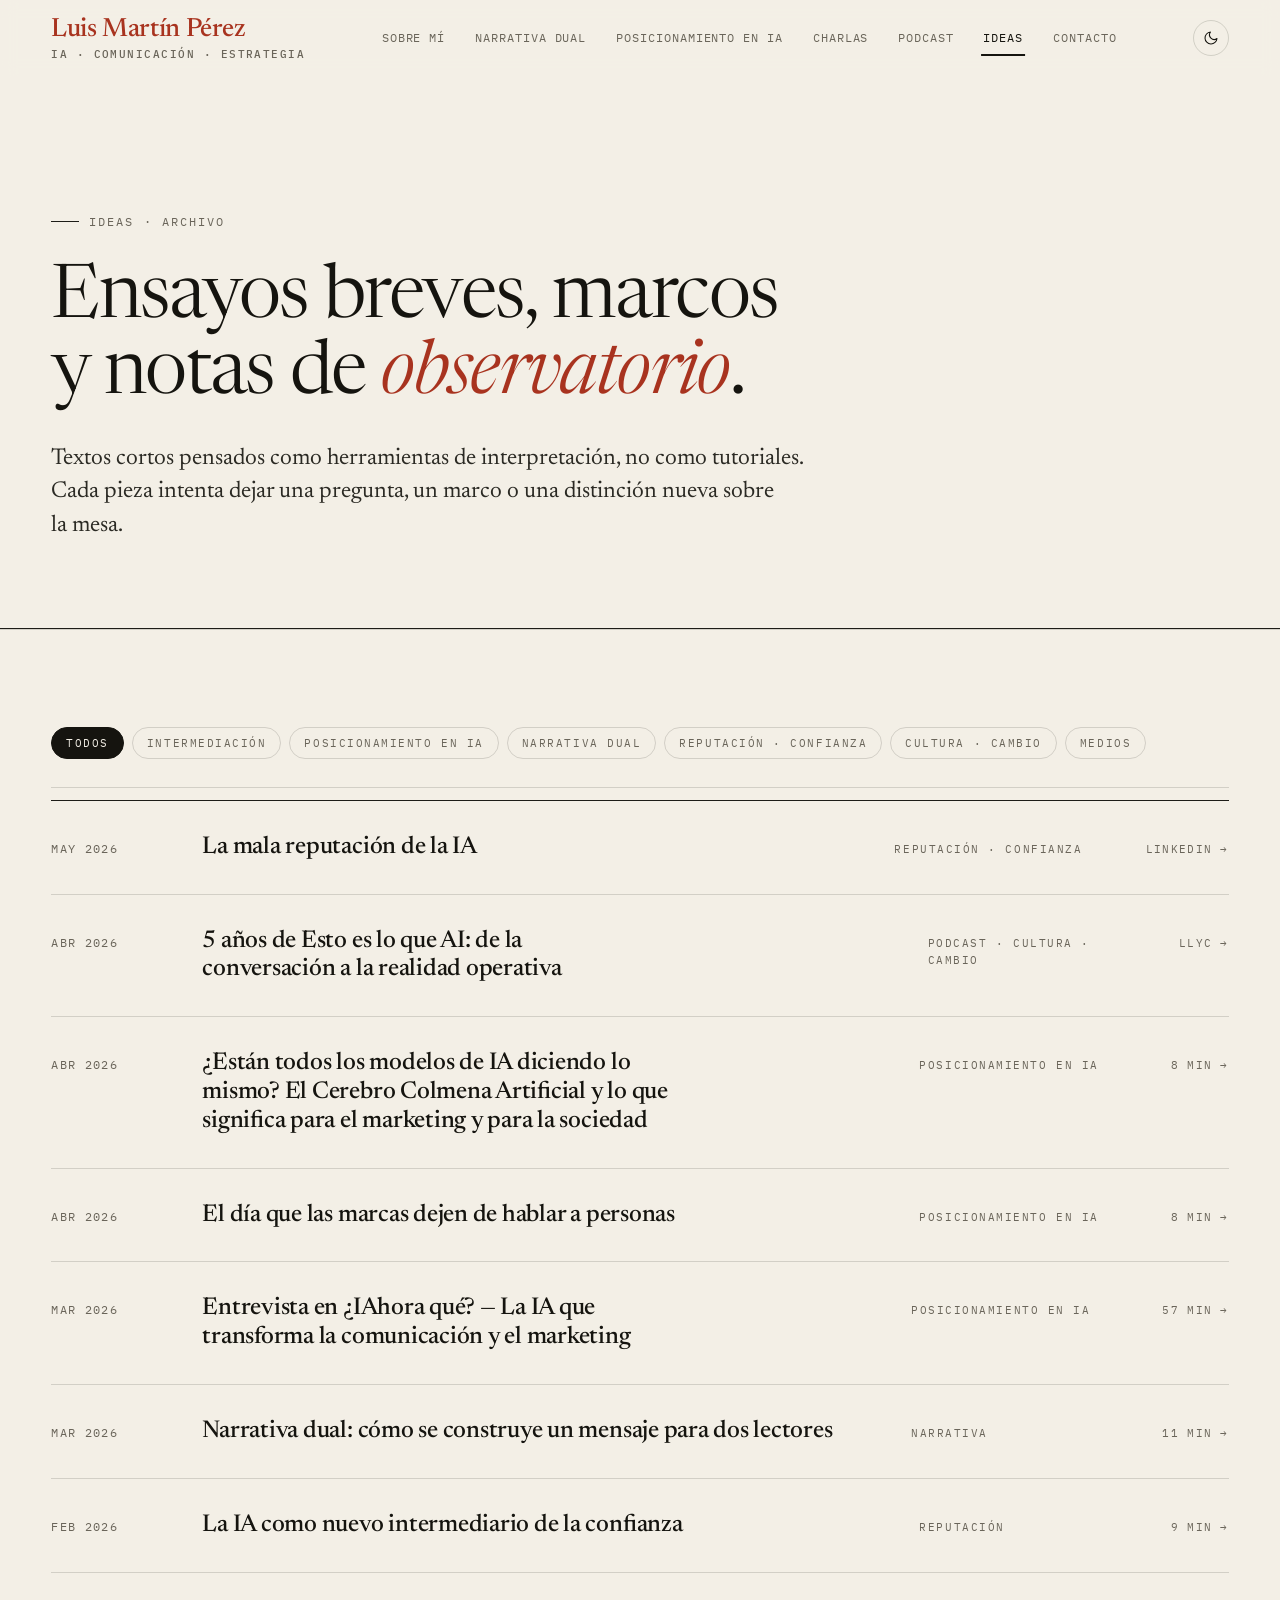
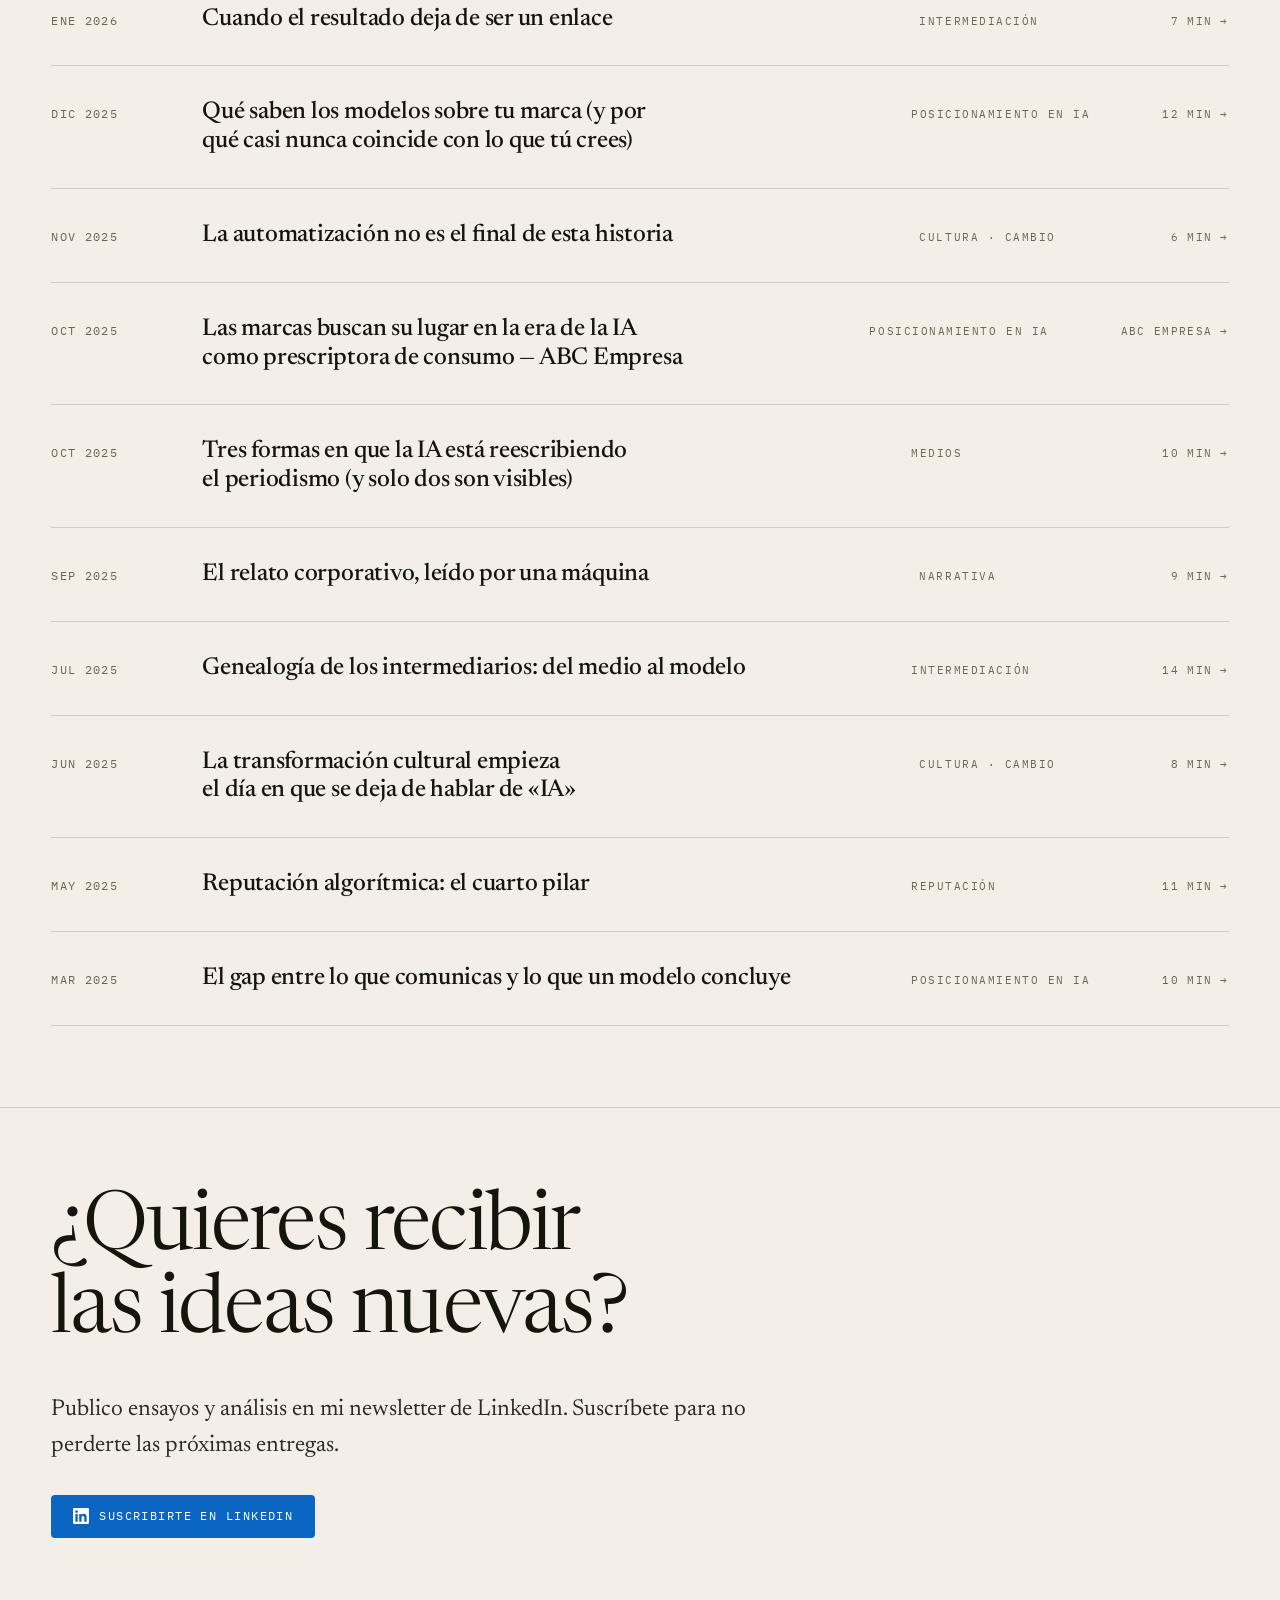
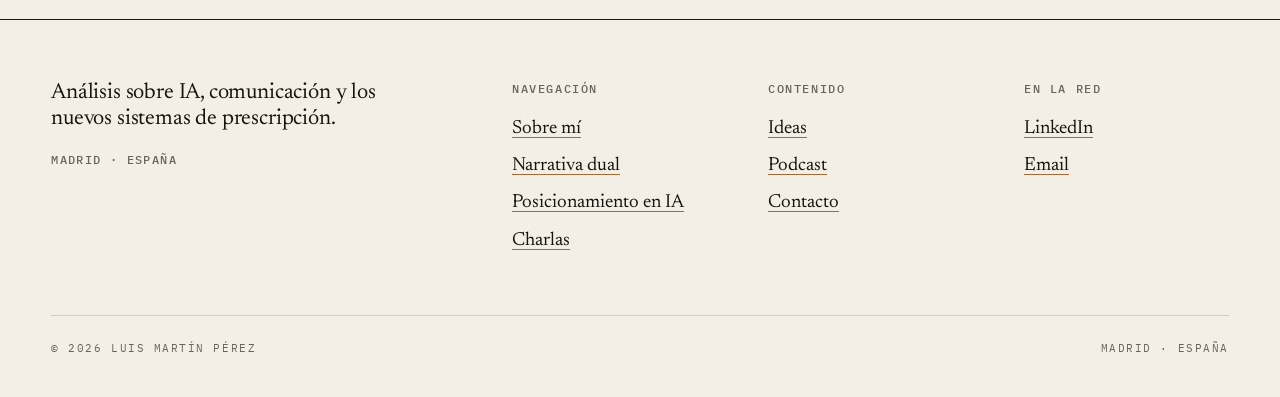
<file: ideas.html>
<!doctype html>
<html lang="es" data-theme="light" data-accent="ochre" data-direction="editorial" data-highlight="red">
<head>
  <meta charset="utf-8" />
  <meta name="viewport" content="width=device-width, initial-scale=1" />
  <link rel="icon" type="image/svg+xml" href="/favicon.svg" />
  <link rel="apple-touch-icon" href="/apple-touch-icon.png" />
  <link rel="dns-prefetch" href="https://fonts.gstatic.com" />
  <meta name="twitter:card" content="summary_large_image" />
  <meta name="twitter:title" content="Ideas — Ensayos sobre IA, comunicación e intermediación" />
  <meta name="twitter:description" content="Archivo de ensayos breves y marcos conceptuales sobre IA, comunicación y prescripción algorítmica." />
  <title>Ideas — Ensayos sobre IA, comunicación e intermediación · Luis Martín Pérez</title>
  <meta name="description" content="Archivo de ensayos breves, análisis y marcos conceptuales de Luis Martín Pérez sobre inteligencia artificial, comunicación, intermediación algorítmica, posicionamiento de marcas en IA y narrativa dual." />
  <meta name="author" content="Luis Martín Pérez" />
  <meta name="google-site-verification" content="tFlkGbwWpc3RW8ynDXHtWOgoOoH0-CNMhM5ayHjetZY" />
  <meta name="theme-color" content="#f3efe6" />
  <link rel="canonical" href="https://luismartinperez.com/ideas" />

  <meta property="og:type" content="website" />
  <meta property="og:title" content="Ideas — Ensayos sobre IA, comunicación e intermediación" />
  <meta property="og:description" content="Archivo de ensayos breves y marcos conceptuales sobre IA, comunicación y prescripción algorítmica." />
  <meta property="og:locale" content="es_ES" />
  <meta property="og:image" content="https://www.luismartinperez.com/og-image.jpg" />
  <meta property="og:image:width" content="1200" />
  <meta property="og:image:height" content="630" />
  <meta property="og:image:alt" content="Luis Martín Pérez en una conferencia sobre inteligencia artificial y comunicación." />
  <meta name="twitter:image" content="https://luismartinperez.com/assets/luis-portada.jpg" />
  <meta name="robots" content="index, follow" />

  <link rel="preconnect" href="https://fonts.googleapis.com" />
  <link rel="preconnect" href="https://fonts.gstatic.com" crossorigin />
  <link href="https://fonts.googleapis.com/css2?family=Newsreader:ital,opsz,wght@0,6..72,300..700;1,6..72,300..600&family=IBM+Plex+Mono:wght@400;500&display=swap" rel="stylesheet" />
  <link rel="stylesheet" href="styles.css" />
  <link rel="stylesheet" href="tweaks.css" />
  <script src="site.js" defer></script>
  <script src="tweaks.js" defer></script>

  <script type="application/ld+json">
  {
    "@context": "https://schema.org",
    "@type": "Blog",
    "name": "Ideas — Luis Martín Pérez",
    "url": "https://luismartinperez.com/ideas",
    "inLanguage": "es-ES",
    "author": { "@type": "Person", "@id": "https://luismartinperez.com/#luismartinperez", "name": "Luis Martín Pérez" },
    "about": ["Inteligencia artificial", "Comunicación", "Posicionamiento en IA", "Narrativa dual", "Intermediación algorítmica"]
  }
  </script>

  <style>
    /* Pequeño filtro por temática */
    .topic-filter {
      display: flex; gap: 8px; flex-wrap: wrap;
      padding: 16px 0 28px;
      border-bottom: 1px solid var(--rule-soft);
      margin-bottom: 12px;
    }
    .topic-filter button {
      font-family: var(--mono);
      font-size: 11px;
      letter-spacing: .14em;
      text-transform: uppercase;
      padding: 8px 14px;
      border: 1px solid var(--rule-soft);
      background: transparent;
      color: var(--muted);
      cursor: pointer;
      border-radius: 999px;
      transition: color var(--t-fast), background var(--t-fast), border-color var(--t-fast);
    }
    .topic-filter button:hover { color: var(--ink); }
    .topic-filter button.on { background: var(--ink); color: var(--paper); border-color: var(--ink); }
  </style>
</head>
<body>

  <header class="site-header">
    <div class="wrap bar">
      <a class="brand" href="index.html">Luis Martín Pérez<small>IA · Comunicación · Estrategia</small></a>
      <nav class="nav" aria-label="Principal">
        <a href="sobre-mi.html">Sobre mí</a>
        <a href="narrativa-dual.html">Narrativa dual</a>
        <a href="posicionamiento-ia.html">Posicionamiento en IA</a>
        <a href="charlas.html">Charlas</a>
        <a href="podcast.html">Podcast</a>
        <a href="ideas.html">Ideas</a>
        <a href="contacto.html">Contacto</a>
      </nav>
      <div style="display:flex;gap:10px;align-items:center;justify-self:end">
        <button class="mobile-toggle" aria-label="Abrir menú">Menú</button>
        <button class="theme-toggle" aria-label="Cambiar modo"></button>
      </div>
    </div>
  </header>

  <main>
    <section class="page-head">
      <div class="wrap">
        <span class="eyebrow reveal">Ideas · Archivo</span>
        <h1 class="reveal" style="--rev-delay:80ms">Ensayos breves, marcos y notas de <em>observatorio</em>.</h1>
        <p class="deck reveal" style="--rev-delay:160ms">
          Textos cortos pensados como herramientas de interpretación, no como tutoriales.
          Cada pieza intenta dejar una pregunta, un marco o una distinción nueva sobre la mesa.
        </p>
      </div>
    </section>

    <section>
      <div class="wrap">

        <div class="topic-filter reveal" id="filter">
          <button class="on" data-topic="all">Todos</button>
          <button data-topic="intermediacion">Intermediación</button>
          <button data-topic="posicionamiento">Posicionamiento en IA</button>
          <button data-topic="narrativa">Narrativa dual</button>
          <button data-topic="reputacion">Reputación · Confianza</button>
          <button data-topic="cultura">Cultura · Cambio</button>
          <button data-topic="medios">Medios</button>
        </div>

        <div class="ideas-list" id="ideas">
          <a class="idea bare" data-topic="reputacion" href="https://www.linkedin.com/pulse/la-mala-reputaci%C3%B3n-de-ia-luis-mart%C3%ADn-p%C3%A9rez-hf8te" target="_blank" rel="noopener">
            <span class="date">May 2026</span>
            <span class="title">La mala reputación de la IA</span>
            <span class="topic">Reputación · Confianza</span>
            <span class="read">LinkedIn →</span>
          </a>
          <a class="idea bare" data-topic="cultura" href="ideas/podcast-5-anos.html">
            <span class="date">Abr 2026</span>
            <span class="title">5 años de Esto es lo que AI: de la conversación a la realidad operativa</span>
            <span class="topic">Podcast · Cultura · Cambio</span>
            <span class="read">LLYC →</span>
          </a>
          <a class="idea bare" data-topic="posicionamiento" href="ideas/cerebro-colmena-artificial.html">
            <span class="date">Abr 2026</span>
            <span class="title">¿Están todos los modelos de IA diciendo lo mismo? El Cerebro Colmena Artificial y lo que significa para el marketing y para la sociedad</span>
            <span class="topic">Posicionamiento en IA</span>
            <span class="read">8 min →</span>
          </a>
          <a class="idea bare" data-topic="posicionamiento" href="#">
            <span class="date">Abr 2026</span>
            <span class="title">El día que las marcas dejen de hablar a personas</span>
            <span class="topic">Posicionamiento en IA</span>
            <span class="read">8 min →</span>
          </a>
          <a class="idea bare" data-topic="posicionamiento" href="ideas/iahora-que-entrevista.html">
            <span class="date">Mar 2026</span>
            <span class="title">Entrevista en ¿IAhora qué? — La IA que transforma la comunicación y el marketing</span>
            <span class="topic">Posicionamiento en IA</span>
            <span class="read">57 min →</span>
          </a>
          <a class="idea bare" data-topic="narrativa" href="#">
            <span class="date">Mar 2026</span>
            <span class="title">Narrativa dual: cómo se construye un mensaje para dos lectores</span>
            <span class="topic">Narrativa</span>
            <span class="read">11 min →</span>
          </a>
          <a class="idea bare" data-topic="reputacion" href="#">
            <span class="date">Feb 2026</span>
            <span class="title">La IA como nuevo intermediario de la confianza</span>
            <span class="topic">Reputación</span>
            <span class="read">9 min →</span>
          </a>
          <a class="idea bare" data-topic="intermediacion" href="#">
            <span class="date">Ene 2026</span>
            <span class="title">Cuando el resultado deja de ser un enlace</span>
            <span class="topic">Intermediación</span>
            <span class="read">7 min →</span>
          </a>
          <a class="idea bare" data-topic="posicionamiento" href="#">
            <span class="date">Dic 2025</span>
            <span class="title">Qué saben los modelos sobre tu marca (y por qué casi nunca coincide con lo que tú crees)</span>
            <span class="topic">Posicionamiento en IA</span>
            <span class="read">12 min →</span>
          </a>
          <a class="idea bare" data-topic="cultura" href="#">
            <span class="date">Nov 2025</span>
            <span class="title">La automatización no es el final de esta historia</span>
            <span class="topic">Cultura · Cambio</span>
            <span class="read">6 min →</span>
          </a>
          <a class="idea bare" data-topic="posicionamiento" href="ideas/abc-empresa-ia-prescriptora.html">
            <span class="date">Oct 2025</span>
            <span class="title">Las marcas buscan su lugar en la era de la IA como prescriptora de consumo — ABC Empresa</span>
            <span class="topic">Posicionamiento en IA</span>
            <span class="read">ABC Empresa →</span>
          </a>
          <a class="idea bare" data-topic="medios" href="#">
            <span class="date">Oct 2025</span>
            <span class="title">Tres formas en que la IA está reescribiendo el periodismo (y solo dos son visibles)</span>
            <span class="topic">Medios</span>
            <span class="read">10 min →</span>
          </a>
          <a class="idea bare" data-topic="narrativa" href="#">
            <span class="date">Sep 2025</span>
            <span class="title">El relato corporativo, leído por una máquina</span>
            <span class="topic">Narrativa</span>
            <span class="read">9 min →</span>
          </a>
          <a class="idea bare" data-topic="intermediacion" href="#">
            <span class="date">Jul 2025</span>
            <span class="title">Genealogía de los intermediarios: del medio al modelo</span>
            <span class="topic">Intermediación</span>
            <span class="read">14 min →</span>
          </a>
          <a class="idea bare" data-topic="cultura" href="#">
            <span class="date">Jun 2025</span>
            <span class="title">La transformación cultural empieza el día en que se deja de hablar de «IA»</span>
            <span class="topic">Cultura · Cambio</span>
            <span class="read">8 min →</span>
          </a>
          <a class="idea bare" data-topic="reputacion" href="#">
            <span class="date">May 2025</span>
            <span class="title">Reputación algorítmica: el cuarto pilar</span>
            <span class="topic">Reputación</span>
            <span class="read">11 min →</span>
          </a>
          <a class="idea bare" data-topic="posicionamiento" href="#">
            <span class="date">Mar 2025</span>
            <span class="title">El gap entre lo que comunicas y lo que un modelo concluye</span>
            <span class="topic">Posicionamiento en IA</span>
            <span class="read">10 min →</span>
          </a>
        </div>
      </div>
    </section>

    <section class="closing">
      <div class="wrap">
        <h2 class="reveal">¿Quieres recibir las ideas nuevas?</h2>
        <p class="reveal">Publico ensayos y análisis en mi newsletter de LinkedIn. Suscríbete para no perderte las próximas entregas.</p>
        <div class="reveal" style="margin-top:32px">
          <a href="https://www.linkedin.com/build-relation/newsletter-follow?entityUrn=7018619758648442880"
             target="_blank"
             rel="noopener noreferrer"
             style="display:inline-flex;align-items:center;gap:10px;padding:12px 22px;background:#0A66C2;color:#ffffff;font-family:var(--mono);font-size:12px;letter-spacing:.12em;text-transform:uppercase;text-decoration:none;border-radius:4px;transition:opacity 180ms">
            <svg width="16" height="16" viewBox="0 0 24 24" fill="currentColor" aria-hidden="true"><path d="M20.447 20.452h-3.554v-5.569c0-1.328-.027-3.037-1.852-3.037-1.853 0-2.136 1.445-2.136 2.939v5.667H9.351V9h3.414v1.561h.046c.477-.9 1.637-1.85 3.37-1.85 3.601 0 4.267 2.37 4.267 5.455v6.286zM5.337 7.433a2.062 2.062 0 0 1-2.063-2.065 2.064 2.064 0 1 1 2.063 2.065zm1.782 13.019H3.555V9h3.564v11.452zM22.225 0H1.771C.792 0 0 .774 0 1.729v20.542C0 23.227.792 24 1.771 24h20.451C23.2 24 24 23.227 24 22.271V1.729C24 .774 23.2 0 22.222 0h.003z"/></svg>
            Suscribirte en LinkedIn
          </a>
        </div>
      </div>
    </section>
  </main>

  <footer class="site-footer">
    <div class="wrap">
      <div class="grid">
        <div>
          <p class="sig">Análisis sobre IA, comunicación y los nuevos sistemas de prescripción.</p>
          <p class="mono" style="margin-top:8px">Madrid · España</p>
        </div>
        <div><h4>Navegación</h4><ul>
          <li><a href="sobre-mi.html">Sobre mí</a></li>
          <li><a href="narrativa-dual.html">Narrativa dual</a></li>
          <li><a href="posicionamiento-ia.html">Posicionamiento en IA</a></li>
          <li><a href="charlas.html">Charlas</a></li>
        </ul></div>
        <div><h4>Contenido</h4><ul>
          <li><a href="ideas.html">Ideas</a></li>
          <li><a href="podcast.html">Podcast</a></li>
          <li><a href="contacto.html">Contacto</a></li>
        </ul></div>
        <div><h4>En la red</h4><ul>
          <li><a href="https://www.linkedin.com/in/luismartinperez" rel="me">LinkedIn</a></li>
          <li><a href="mailto:luismartinperez@outlook.com">Email</a></li>
        </ul></div>
      </div>
      <div class="legal">
        <span>© 2026 Luis Martín Pérez</span>
        <span>Madrid · España</span>
      </div>
    </div>
  </footer>

  <script>
    // Topic filter
    document.addEventListener("DOMContentLoaded", () => {
      const filter = document.getElementById("filter");
      const ideas = document.getElementById("ideas");
      if (!filter || !ideas) return;
      filter.addEventListener("click", (e) => {
        const btn = e.target.closest("button[data-topic]");
        if (!btn) return;
        filter.querySelectorAll("button").forEach(b => b.classList.remove("on"));
        btn.classList.add("on");
        const t = btn.dataset.topic;
        ideas.querySelectorAll(".idea").forEach(el => {
          const match = (t === "all" || el.dataset.topic === t);
          el.style.display = match ? "" : "none";
        });
      });
    });
  </script>
</body>
</html>
</file>
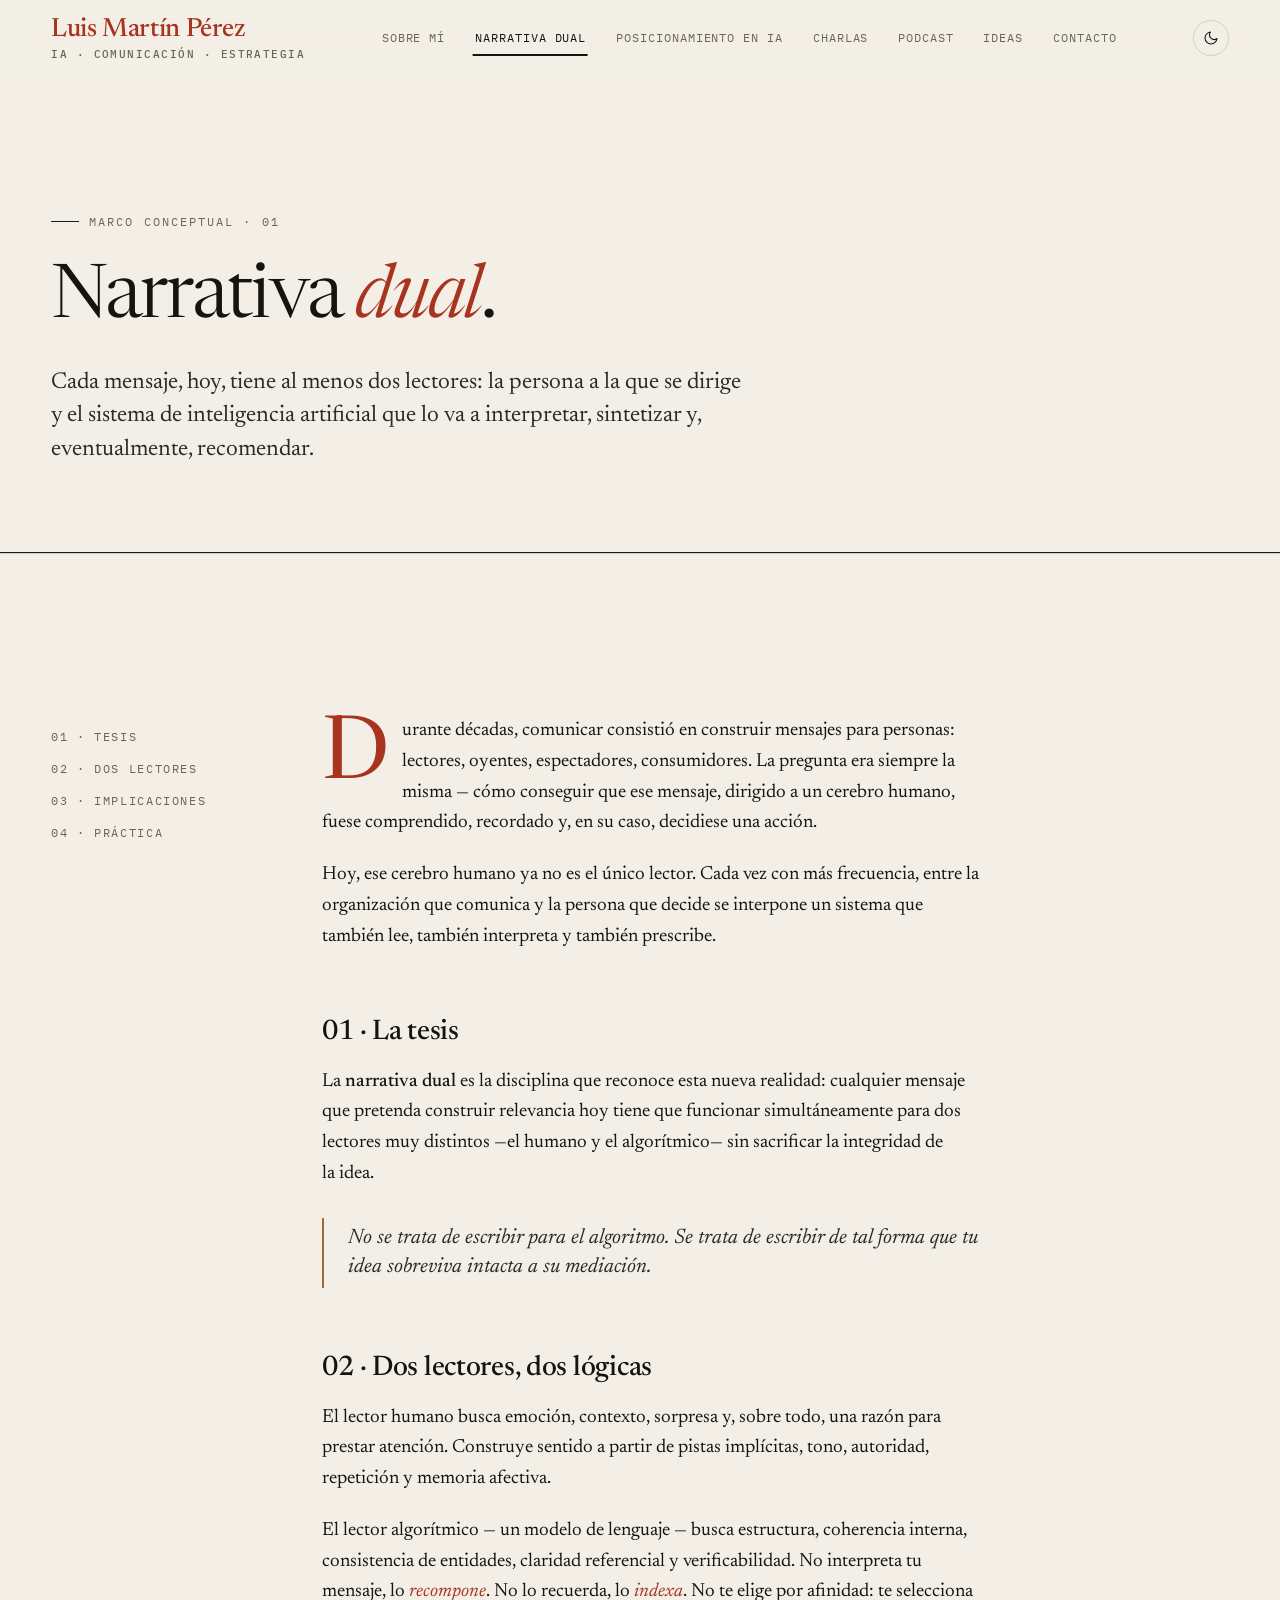
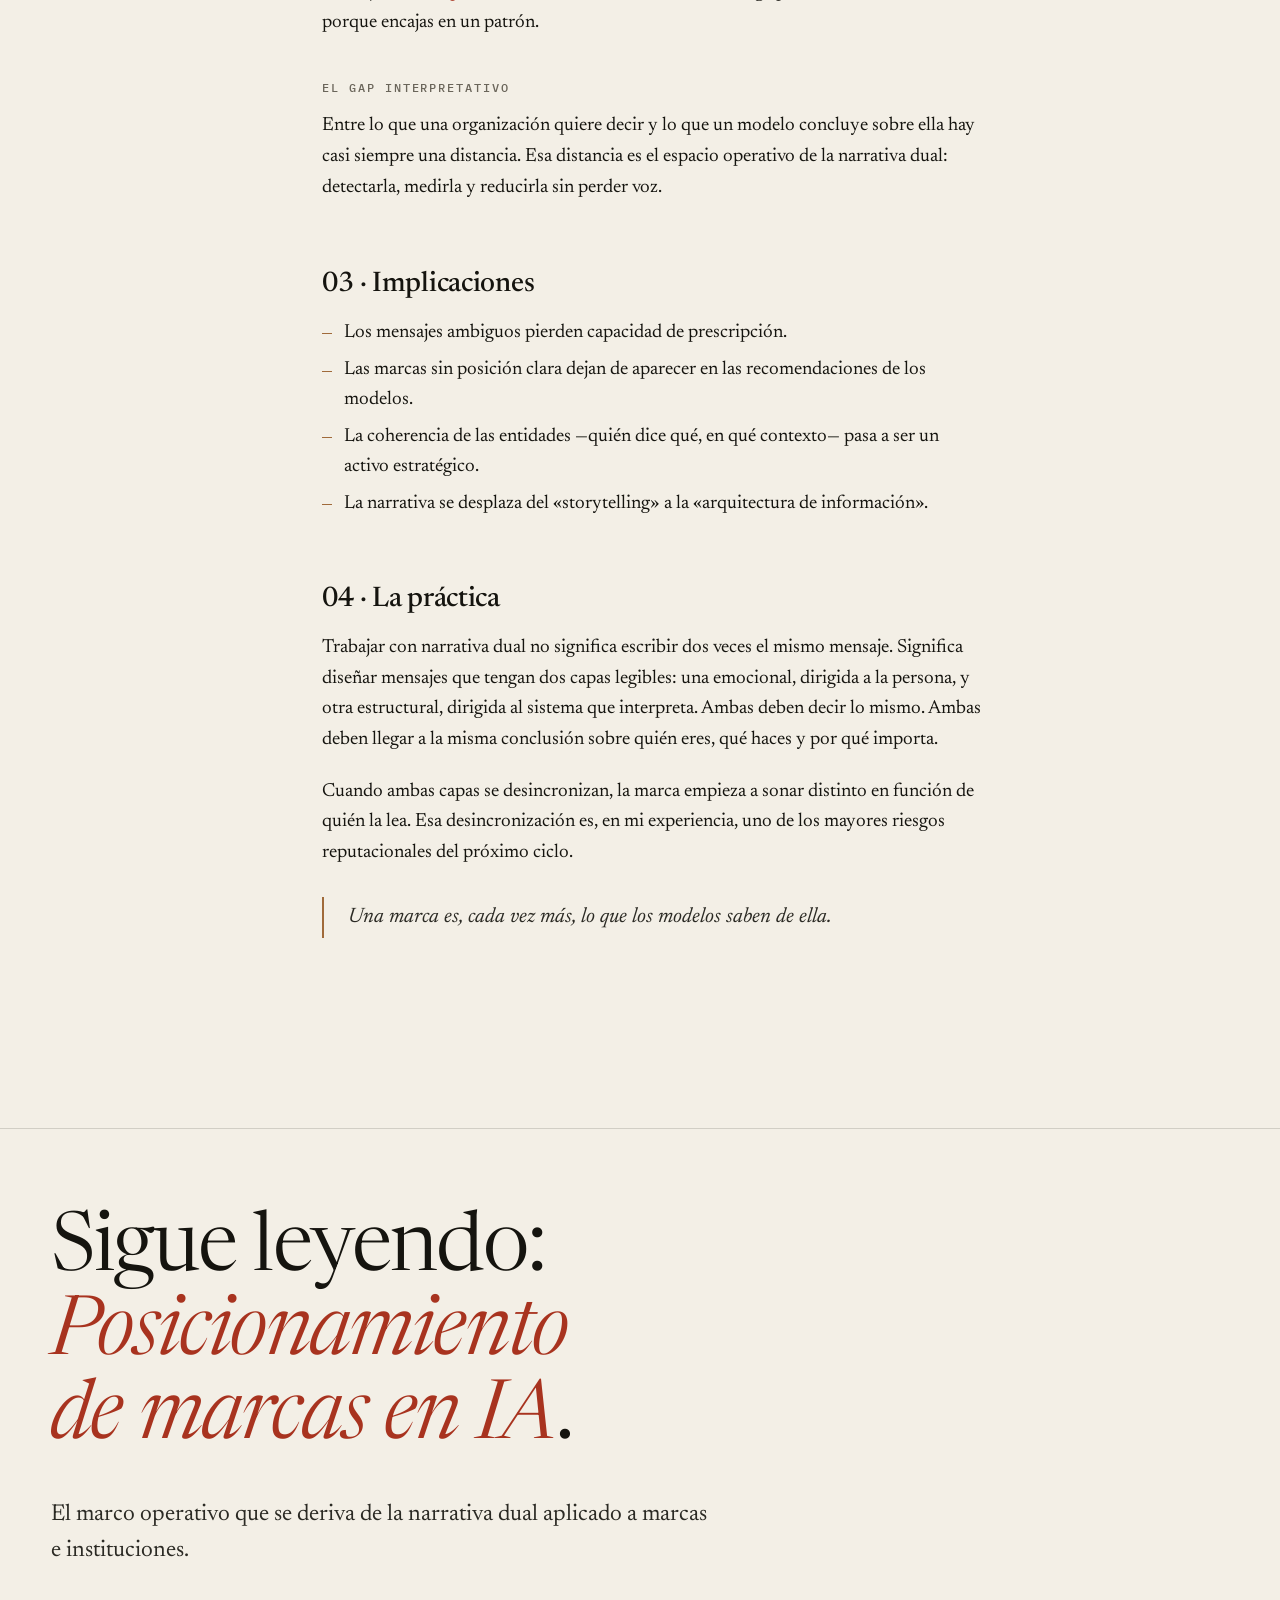
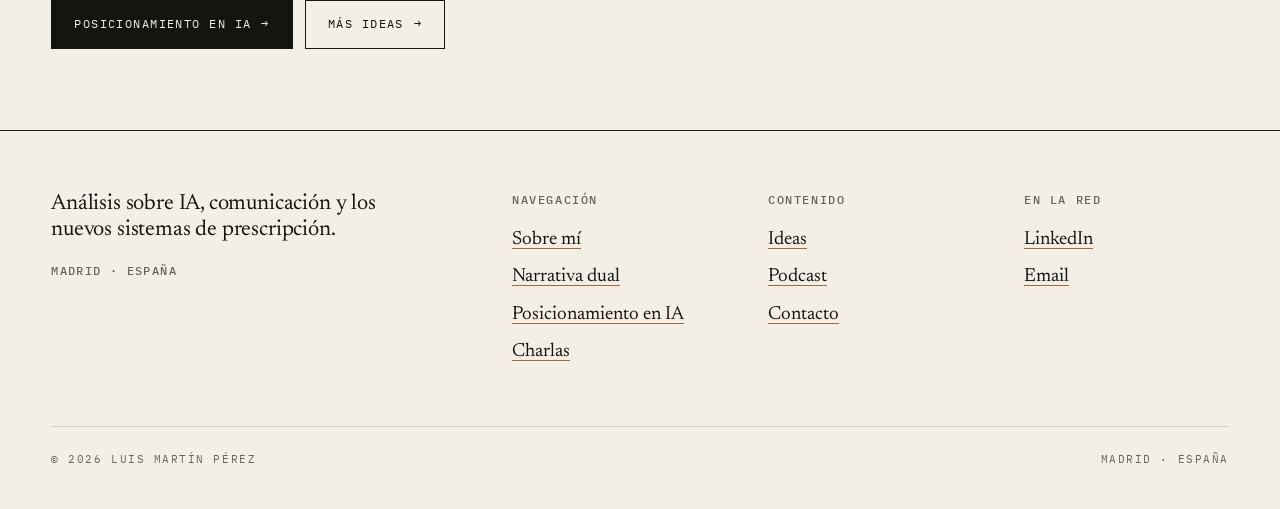
<file: narrativa-dual.html>
<!doctype html>
<html lang="es" data-theme="light" data-accent="ochre" data-direction="editorial" data-highlight="red">
<head>
  <meta charset="utf-8" />
  <meta name="viewport" content="width=device-width, initial-scale=1" />
  <link rel="icon" type="image/svg+xml" href="/favicon.svg" />
  <link rel="apple-touch-icon" href="/apple-touch-icon.png" />
  <link rel="dns-prefetch" href="https://fonts.gstatic.com" />
  <meta name="twitter:card" content="summary_large_image" />
  <meta name="twitter:title" content="Narrativa dual — Mensajes para personas y para IA · Luis Martín Pérez" />
  <meta name="twitter:description" content="Marco conceptual sobre la construcción de mensajes que funcionan tanto para audiencias humanas como para modelos de inteligencia artificial." />
  <title>Narrativa dual — Mensajes para personas y para sistemas de inteligencia artificial · Luis Martín Pérez</title>
  <meta name="description" content="Narrativa dual: cómo construir mensajes que funcionen simultáneamente para audiencias humanas y para los modelos de inteligencia artificial que intermedian la información. Marco conceptual de Luis Martín Pérez." />
  <meta name="author" content="Luis Martín Pérez" />
  <meta name="google-site-verification" content="tFlkGbwWpc3RW8ynDXHtWOgoOoH0-CNMhM5ayHjetZY" />
  <meta name="theme-color" content="#f3efe6" />
  <link rel="canonical" href="https://luismartinperez.com/narrativa-dual" />

  <meta property="og:type" content="article" />
  <meta property="og:title" content="Narrativa dual — Mensajes para personas y para IA" />
  <meta property="og:description" content="Marco conceptual: cómo construir mensajes que funcionen tanto para audiencias humanas como para modelos de IA que intermedian la información." />
  <meta property="og:locale" content="es_ES" />
  <meta property="og:image" content="https://luismartinperez.com/assets/luis-portada.jpg" />
  <meta property="og:image:width" content="1248" />
  <meta property="og:image:height" content="832" />
  <meta property="og:image:alt" content="Luis Martín Pérez en una conferencia sobre inteligencia artificial y comunicación." />
  <meta name="twitter:image" content="https://luismartinperez.com/assets/luis-portada.jpg" />
  <meta property="article:author" content="Luis Martín Pérez" />
  <meta name="robots" content="index, follow, max-snippet:-1" />

  <link rel="preconnect" href="https://fonts.googleapis.com" />
  <link rel="preconnect" href="https://fonts.gstatic.com" crossorigin />
  <link href="https://fonts.googleapis.com/css2?family=Newsreader:ital,opsz,wght@0,6..72,300..700;1,6..72,300..600&family=IBM+Plex+Mono:wght@400;500&display=swap" rel="stylesheet" />
  <link rel="stylesheet" href="styles.css" />
  <link rel="stylesheet" href="tweaks.css" />
  <script src="site.js" defer></script>
  <script src="tweaks.js" defer></script>

  <script type="application/ld+json">
  {
    "@context": "https://schema.org",
    "@type": "Article",
    "headline": "Narrativa dual: mensajes para personas y para sistemas de IA",
    "description": "Marco conceptual sobre la construcción de mensajes que funcionan simultáneamente para audiencias humanas y para modelos de inteligencia artificial.",
    "inLanguage": "es-ES",
    "author": { "@type": "Person", "@id": "https://luismartinperez.com/#luismartinperez", "name": "Luis Martín Pérez" },
    "about": ["Narrativa dual", "Inteligencia artificial", "Comunicación", "Posicionamiento en IA"],
    "keywords": "narrativa dual, inteligencia artificial, comunicación, posicionamiento en IA, intermediación algorítmica, percepción de marca"
  }
  </script>
</head>
<body>

  <header class="site-header">
    <div class="wrap bar">
      <a class="brand" href="index.html">Luis Martín Pérez<small>IA · Comunicación · Estrategia</small></a>
      <nav class="nav" aria-label="Principal">
        <a href="sobre-mi.html">Sobre mí</a>
        <a href="narrativa-dual.html">Narrativa dual</a>
        <a href="posicionamiento-ia.html">Posicionamiento en IA</a>
        <a href="charlas.html">Charlas</a>
        <a href="podcast.html">Podcast</a>
        <a href="ideas.html">Ideas</a>
        <a href="contacto.html">Contacto</a>
      </nav>
      <div style="display:flex;gap:10px;align-items:center;justify-self:end">
        <button class="mobile-toggle" aria-label="Abrir menú">Menú</button>
        <button class="theme-toggle" aria-label="Cambiar modo"></button>
      </div>
    </div>
  </header>

  <main>
    <section class="page-head">
      <div class="wrap">
        <span class="eyebrow reveal">Marco conceptual · 01</span>
        <h1 class="reveal" style="--rev-delay:80ms">
          Narrativa <em>dual</em>.
        </h1>
        <p class="deck reveal" style="--rev-delay:160ms">
          Cada mensaje, hoy, tiene al menos dos lectores: la persona a la que se dirige
          y el sistema de inteligencia artificial que lo va a interpretar, sintetizar y,
          eventualmente, recomendar.
        </p>
      </div>
    </section>

    <section>
      <div class="wrap">
        <div class="essay">
          <aside class="aside">
            <div class="sticky">
              <span>01 · Tesis</span>
              <span>02 · Dos lectores</span>
              <span>03 · Implicaciones</span>
              <span>04 · Práctica</span>
            </div>
          </aside>
          <div class="body">
            <p>
              Durante décadas, comunicar consistió en construir mensajes para personas: lectores,
              oyentes, espectadores, consumidores. La pregunta era siempre la misma — cómo conseguir
              que ese mensaje, dirigido a un cerebro humano, fuese comprendido, recordado y, en su
              caso, decidiese una acción.
            </p>
            <p>
              Hoy, ese cerebro humano ya no es el único lector. Cada vez con más frecuencia,
              entre la organización que comunica y la persona que decide se interpone un sistema
              que también lee, también interpreta y también prescribe.
            </p>

            <h2>01 · La tesis</h2>
            <p>
              La <strong style="font-weight:500">narrativa dual</strong> es la disciplina que reconoce
              esta nueva realidad: cualquier mensaje que pretenda construir relevancia hoy tiene que
              funcionar simultáneamente para dos lectores muy distintos —el humano y el algorítmico—
              sin sacrificar la integridad de la idea.
            </p>
            <blockquote>
              No se trata de escribir para el algoritmo. Se trata de escribir de tal forma que tu
              idea sobreviva intacta a su mediación.
            </blockquote>

            <h2>02 · Dos lectores, dos lógicas</h2>
            <p>
              El lector humano busca emoción, contexto, sorpresa y, sobre todo, una razón para
              prestar atención. Construye sentido a partir de pistas implícitas, tono, autoridad,
              repetición y memoria afectiva.
            </p>
            <p>
              El lector algorítmico — un modelo de lenguaje — busca estructura, coherencia interna,
              consistencia de entidades, claridad referencial y verificabilidad. No interpreta tu
              mensaje, lo <em>recompone</em>. No lo recuerda, lo <em>indexa</em>. No te elige por
              afinidad: te selecciona porque encajas en un patrón.
            </p>

            <h3>El gap interpretativo</h3>
            <p>
              Entre lo que una organización quiere decir y lo que un modelo concluye sobre ella hay
              casi siempre una distancia. Esa distancia es el espacio operativo de la narrativa dual:
              detectarla, medirla y reducirla sin perder voz.
            </p>

            <h2>03 · Implicaciones</h2>
            <ul>
              <li>Los mensajes ambiguos pierden capacidad de prescripción.</li>
              <li>Las marcas sin posición clara dejan de aparecer en las recomendaciones de los modelos.</li>
              <li>La coherencia de las entidades —quién dice qué, en qué contexto— pasa a ser un activo estratégico.</li>
              <li>La narrativa se desplaza del «storytelling» a la «arquitectura de información».</li>
            </ul>

            <h2>04 · La práctica</h2>
            <p>
              Trabajar con narrativa dual no significa escribir dos veces el mismo mensaje. Significa
              diseñar mensajes que tengan dos capas legibles: una emocional, dirigida a la persona,
              y otra estructural, dirigida al sistema que interpreta. Ambas deben decir lo mismo.
              Ambas deben llegar a la misma conclusión sobre quién eres, qué haces y por qué importa.
            </p>
            <p>
              Cuando ambas capas se desincronizan, la marca empieza a sonar distinto en función de
              quién la lea. Esa desincronización es, en mi experiencia, uno de los mayores riesgos
              reputacionales del próximo ciclo.
            </p>

            <blockquote>
              Una marca es, cada vez más, lo que los modelos saben de ella.
            </blockquote>
          </div>
        </div>
      </div>
    </section>

    <section class="closing">
      <div class="wrap">
        <h2 class="reveal">Sigue leyendo: <em>Posicionamiento de marcas en IA</em>.</h2>
        <p class="reveal">El marco operativo que se deriva de la narrativa dual aplicado a marcas e instituciones.</p>
        <div class="reveal" style="margin-top:32px;display:flex;gap:12px;flex-wrap:wrap">
          <a class="btn primary" href="posicionamiento-ia.html">Posicionamiento en IA <span class="arrow">→</span></a>
          <a class="btn" href="ideas.html">Más ideas <span class="arrow">→</span></a>
        </div>
      </div>
    </section>
  </main>

  <footer class="site-footer">
    <div class="wrap">
      <div class="grid">
        <div>
          <p class="sig">Análisis sobre IA, comunicación y los nuevos sistemas de prescripción.</p>
          <p class="mono" style="margin-top:8px">Madrid · España</p>
        </div>
        <div><h4>Navegación</h4><ul>
          <li><a href="sobre-mi.html">Sobre mí</a></li>
          <li><a href="narrativa-dual.html">Narrativa dual</a></li>
          <li><a href="posicionamiento-ia.html">Posicionamiento en IA</a></li>
          <li><a href="charlas.html">Charlas</a></li>
        </ul></div>
        <div><h4>Contenido</h4><ul>
          <li><a href="ideas.html">Ideas</a></li>
          <li><a href="podcast.html">Podcast</a></li>
          <li><a href="contacto.html">Contacto</a></li>
        </ul></div>
        <div><h4>En la red</h4><ul>
          <li><a href="https://www.linkedin.com/in/luismartinperez" rel="me">LinkedIn</a></li>
          <li><a href="mailto:luismartinperez@outlook.com">Email</a></li>
        </ul></div>
      </div>
      <div class="legal">
        <span>© 2026 Luis Martín Pérez</span>
        <span>Madrid · España</span>
      </div>
    </div>
  </footer>
</body>
</html>
</file>
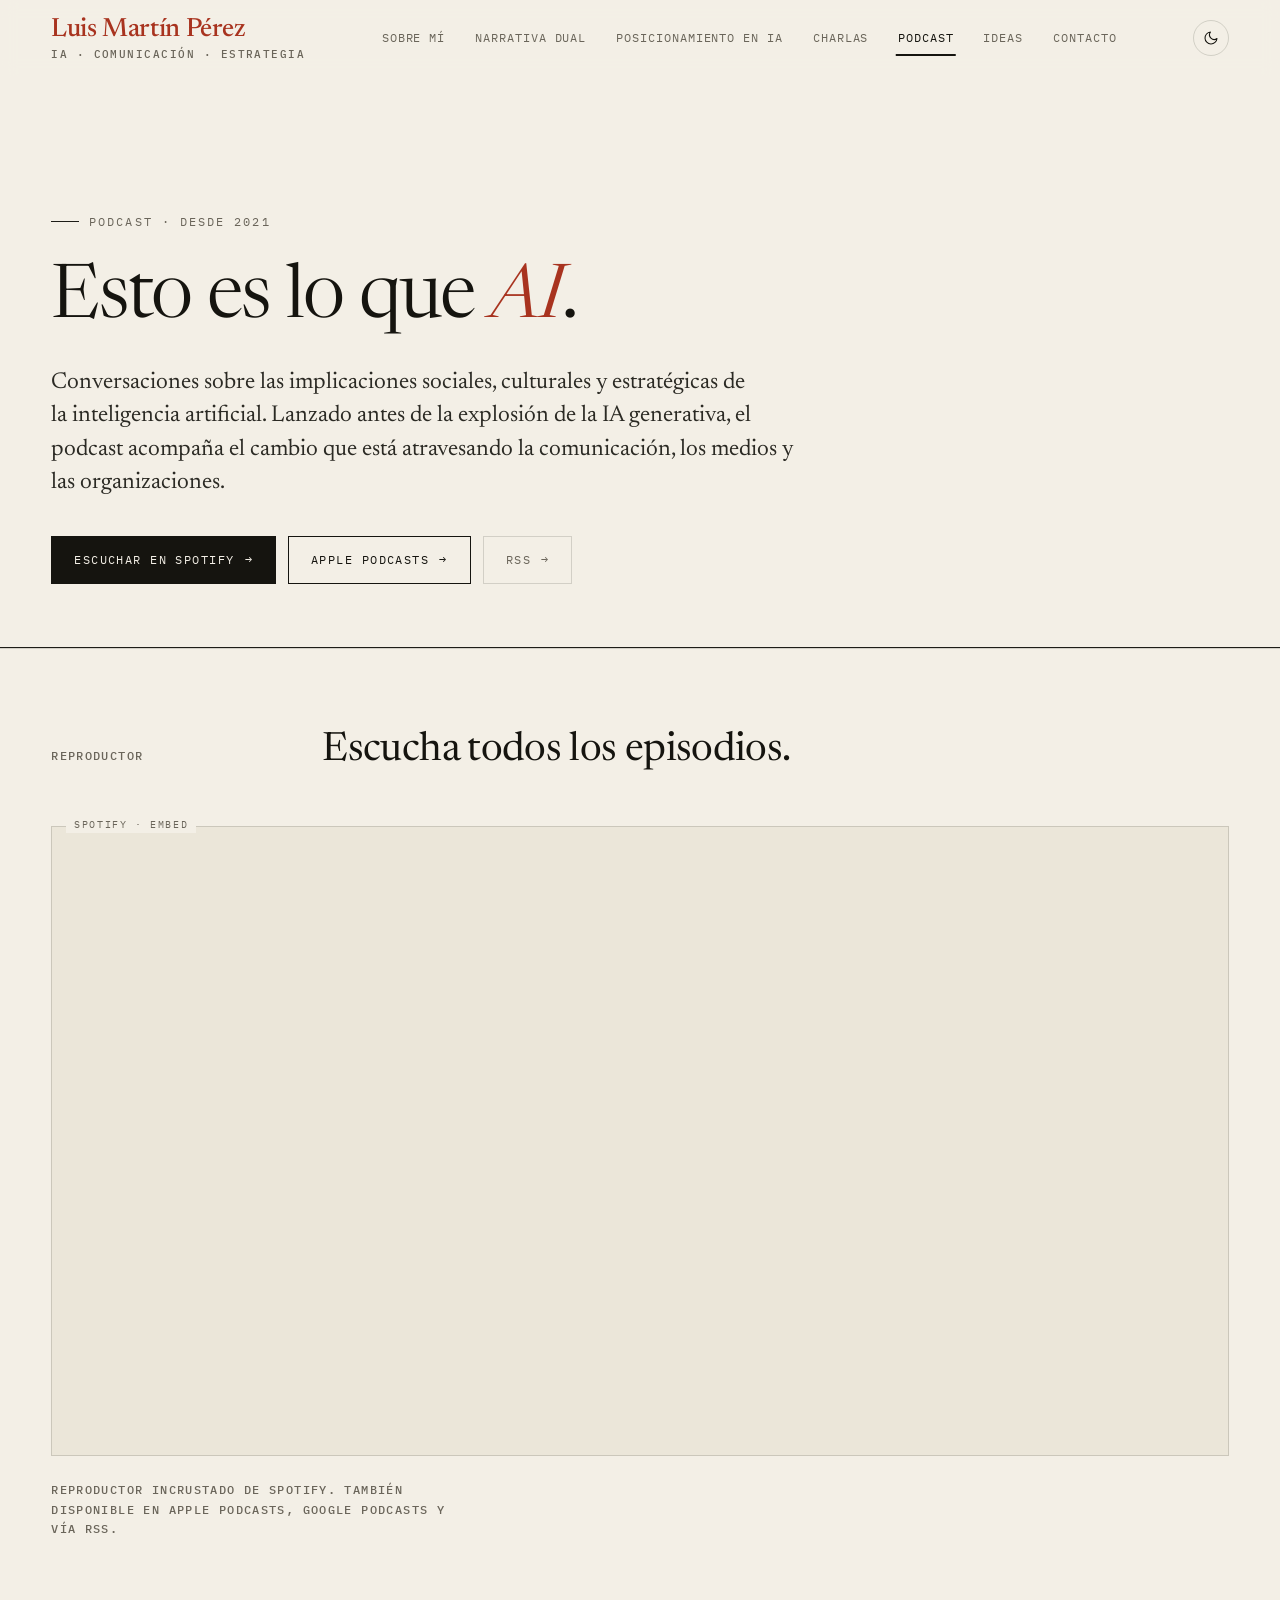
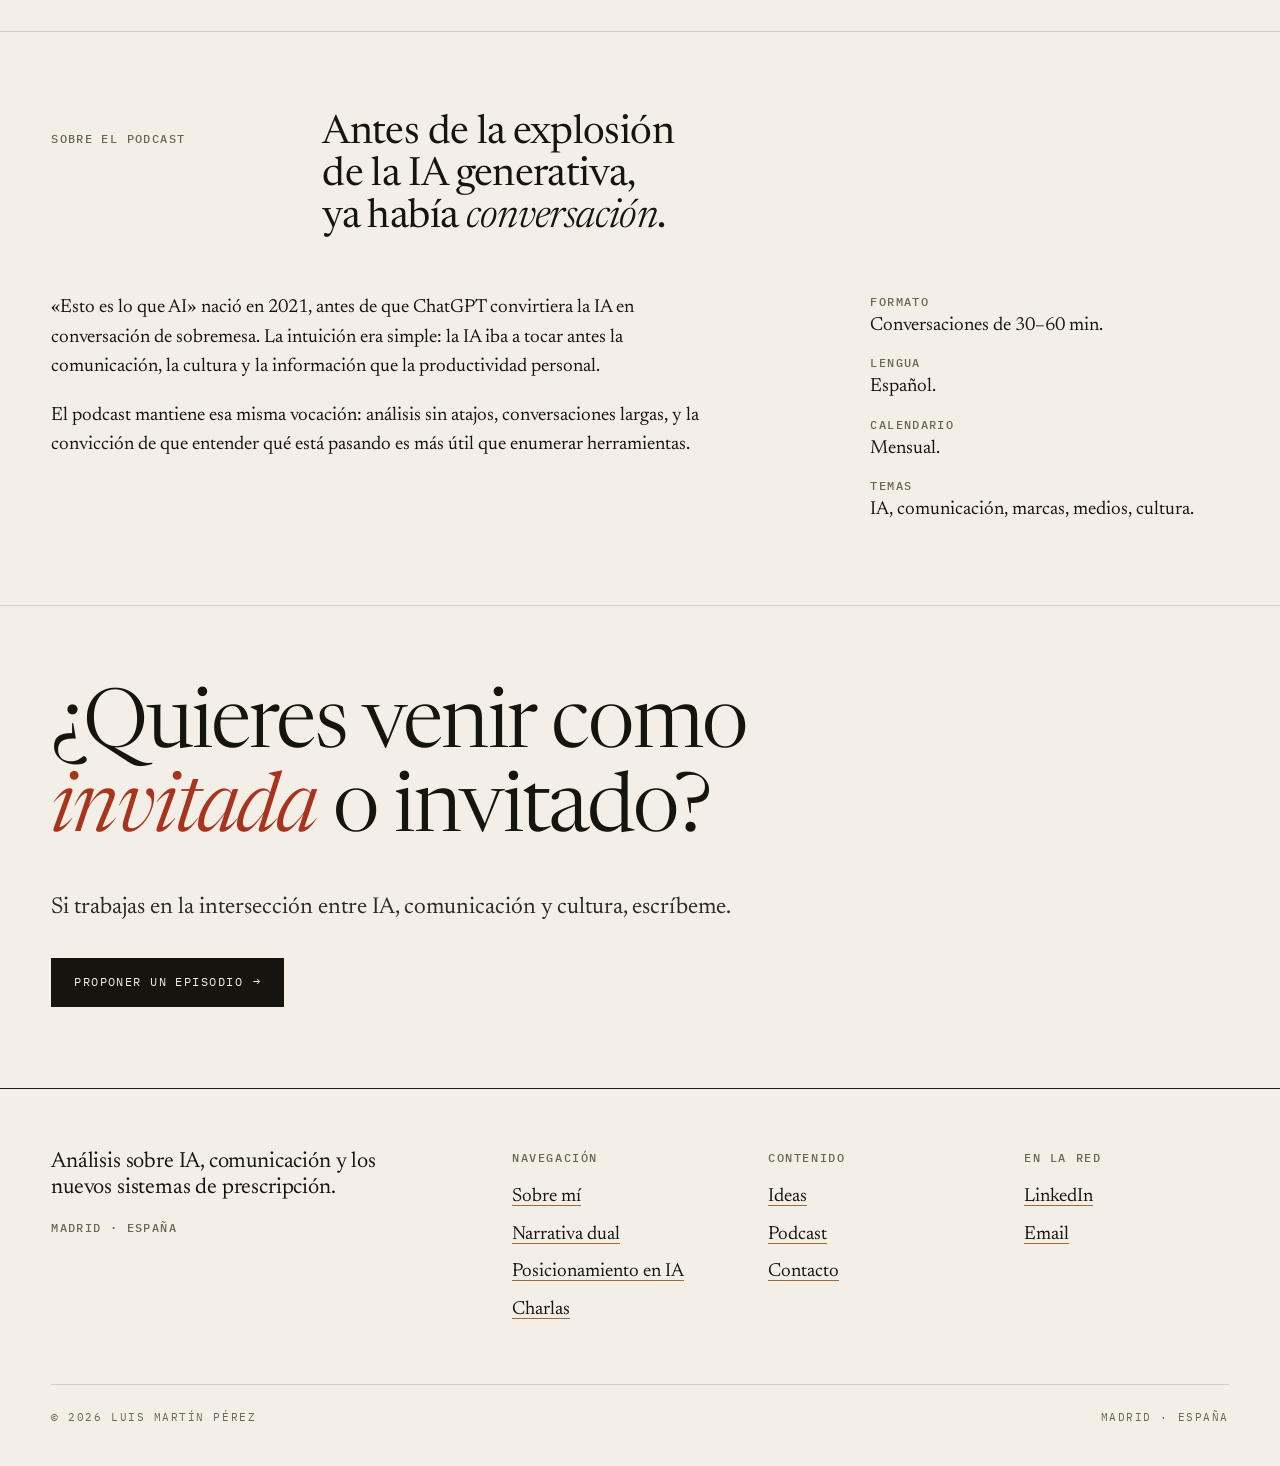
<file: podcast.html>
<!doctype html>
<html lang="es" data-theme="light" data-accent="ochre" data-direction="editorial" data-highlight="red">
<head>
  <meta charset="utf-8" />
  <meta name="viewport" content="width=device-width, initial-scale=1" />
  <link rel="icon" type="image/svg+xml" href="/favicon.svg" />
  <link rel="apple-touch-icon" href="/apple-touch-icon.png" />
  <link rel="dns-prefetch" href="https://fonts.gstatic.com" />
  <meta name="twitter:card" content="summary_large_image" />
  <meta name="twitter:title" content="Esto es lo que AI — Podcast sobre inteligencia artificial" />
  <meta name="twitter:description" content="Conversaciones sobre las implicaciones culturales, sociales y estratégicas de la IA." />
  <title>Esto es lo que AI — Podcast sobre inteligencia artificial · Luis Martín Pérez</title>
  <meta name="description" content="«Esto es lo que AI»: podcast de Luis Martín Pérez sobre las implicaciones sociales, culturales y estratégicas de la inteligencia artificial. Conversaciones sobre comunicación, marcas, intermediación y prescripción algorítmica." />
  <meta name="author" content="Luis Martín Pérez" />
  <meta name="google-site-verification" content="tFlkGbwWpc3RW8ynDXHtWOgoOoH0-CNMhM5ayHjetZY" />
  <meta name="theme-color" content="#f3efe6" />
  <link rel="canonical" href="https://luismartinperez.com/podcast" />
  <link rel="alternate" type="application/rss+xml" title="Esto es lo que AI — RSS" href="https://cuonda.com/esto-es-lo-que-ai/feed" />

  <meta property="og:type" content="website" />
  <meta property="og:title" content="Esto es lo que AI — Podcast sobre inteligencia artificial" />
  <meta property="og:description" content="Conversaciones sobre las implicaciones culturales, sociales y estratégicas de la IA." />
  <meta property="og:locale" content="es_ES" />
  <meta property="og:image" content="https://luismartinperez.com/assets/luis-portada.jpg" />
  <meta property="og:image:width" content="1248" />
  <meta property="og:image:height" content="832" />
  <meta property="og:image:alt" content="Luis Martín Pérez en una conferencia sobre inteligencia artificial y comunicación." />
  <meta name="twitter:image" content="https://luismartinperez.com/assets/luis-portada.jpg" />
  <meta name="robots" content="index, follow" />

  <link rel="preconnect" href="https://fonts.googleapis.com" />
  <link rel="preconnect" href="https://fonts.gstatic.com" crossorigin />
  <link href="https://fonts.googleapis.com/css2?family=Newsreader:ital,opsz,wght@0,6..72,300..700;1,6..72,300..600&family=IBM+Plex+Mono:wght@400;500&display=swap" rel="stylesheet" />
  <link rel="stylesheet" href="styles.css" />
  <link rel="stylesheet" href="tweaks.css" />
  <script src="site.js" defer></script>
  <script src="tweaks.js" defer></script>

  <script type="application/ld+json">
  {
    "@context": "https://schema.org",
    "@type": "PodcastSeries",
    "name": "Esto es lo que AI",
    "url": "https://luismartinperez.com/podcast",
    "inLanguage": "es-ES",
    "author": { "@type": "Person", "@id": "https://luismartinperez.com/#luismartinperez", "name": "Luis Martín Pérez" },
    "sameAs": [
      "https://open.spotify.com/show/4XshKQt3aBHo8Cufdz6dju",
      "https://podcasts.apple.com/es/podcast/esto-es-lo-que-ai/id1555729780"
    ],
    "webFeed": "https://cuonda.com/esto-es-lo-que-ai/feed",
    "description": "Podcast sobre las implicaciones sociales, culturales y estratégicas de la inteligencia artificial. Comunicación, marcas, intermediación y prescripción algorítmica."
  }
  </script>
</head>
<body>

  <header class="site-header">
    <div class="wrap bar">
      <a class="brand" href="index.html">Luis Martín Pérez<small>IA · Comunicación · Estrategia</small></a>
      <nav class="nav" aria-label="Principal">
        <a href="sobre-mi.html">Sobre mí</a>
        <a href="narrativa-dual.html">Narrativa dual</a>
        <a href="posicionamiento-ia.html">Posicionamiento en IA</a>
        <a href="charlas.html">Charlas</a>
        <a href="podcast.html">Podcast</a>
        <a href="ideas.html">Ideas</a>
        <a href="contacto.html">Contacto</a>
      </nav>
      <div style="display:flex;gap:10px;align-items:center;justify-self:end">
        <button class="mobile-toggle" aria-label="Abrir menú">Menú</button>
        <button class="theme-toggle" aria-label="Cambiar modo"></button>
      </div>
    </div>
  </header>

  <main>
    <section class="page-head">
      <div class="wrap">
        <span class="eyebrow reveal">Podcast · desde 2021</span>
        <h1 class="reveal" style="--rev-delay:80ms">
          Esto es lo que <em>AI</em>.
        </h1>
        <p class="deck reveal" style="--rev-delay:160ms">
          Conversaciones sobre las implicaciones sociales, culturales y estratégicas
          de la inteligencia artificial. Lanzado antes de la explosión de la IA generativa,
          el podcast acompaña el cambio que está atravesando la comunicación, los medios y
          las organizaciones.
        </p>
        <div class="reveal" style="--rev-delay:220ms;margin-top:36px;display:flex;gap:12px;flex-wrap:wrap">
          <a class="btn primary" href="https://open.spotify.com/show/4XshKQt3aBHo8Cufdz6dju" target="_blank" rel="noopener">Escuchar en Spotify <span class="arrow">→</span></a>
          <a class="btn" href="https://podcasts.apple.com/es/podcast/esto-es-lo-que-ai/id1555729780" target="_blank" rel="noopener">Apple Podcasts <span class="arrow">→</span></a>
          <a class="btn ghost" href="https://cuonda.com/esto-es-lo-que-ai/feed" target="_blank" rel="noopener">RSS <span class="arrow">→</span></a>
        </div>
      </div>
    </section>

    <section>
      <div class="wrap">
        <div class="s-head reveal">
          <div class="label"><span class="mono">Reproductor</span></div>
          <h2>Escucha todos los episodios.</h2>
        </div>

        <div class="reveal spotify-frame spotify-frame--tall">
          <iframe
            title="Esto es lo que AI — Spotify"
            src="https://open.spotify.com/embed/show/4XshKQt3aBHo8Cufdz6dju?utm_source=generator"
            width="100%" height="600" frameborder="0" style="border:0;outline:none;display:block"
            allow="autoplay; clipboard-write; encrypted-media; fullscreen; picture-in-picture"
            loading="lazy"></iframe>
        </div>

        <p class="mono reveal" style="margin-top:24px;color:var(--muted);max-width:60ch;line-height:1.7">
          Reproductor incrustado de Spotify. También disponible en Apple Podcasts, Google Podcasts y vía RSS.
        </p>
      </div>
    </section>

    <section>
      <div class="wrap">
        <div class="s-head reveal">
          <div class="label"><span class="mono">Sobre el podcast</span></div>
          <h2>Antes de la explosión de la IA generativa, ya había <em>conversación</em>.</h2>
        </div>
        <div class="row row-2">
          <div class="col-text reveal">
            <p>
              «Esto es lo que AI» nació en 2021, antes de que ChatGPT convirtiera la IA en
              conversación de sobremesa. La intuición era simple: la IA iba a tocar antes la
              comunicación, la cultura y la información que la productividad personal.
            </p>
            <p>
              El podcast mantiene esa misma vocación: análisis sin atajos, conversaciones largas,
              y la convicción de que entender qué está pasando es más útil que enumerar herramientas.
            </p>
          </div>
          <aside class="col-aside reveal" style="--rev-delay:100ms">
            <ul style="list-style:none;padding:0;margin:0;display:flex;flex-direction:column;gap:14px">
              <li><span class="mono" style="display:block">Formato</span><span>Conversaciones de 30–60 min.</span></li>
              <li><span class="mono" style="display:block">Lengua</span><span>Español.</span></li>
              <li><span class="mono" style="display:block">Calendario</span><span>Mensual.</span></li>
              <li><span class="mono" style="display:block">Temas</span><span>IA, comunicación, marcas, medios, cultura.</span></li>
            </ul>
          </aside>
        </div>
      </div>
    </section>

    <section class="closing">
      <div class="wrap">
        <h2 class="reveal">¿Quieres venir como <em>invitada</em> o invitado?</h2>
        <p class="reveal">Si trabajas en la intersección entre IA, comunicación y cultura, escríbeme.</p>
        <div class="reveal" style="margin-top:32px"><a class="btn primary" href="contacto.html">Proponer un episodio <span class="arrow">→</span></a></div>
      </div>
    </section>
  </main>

  <footer class="site-footer">
    <div class="wrap">
      <div class="grid">
        <div>
          <p class="sig">Análisis sobre IA, comunicación y los nuevos sistemas de prescripción.</p>
          <p class="mono" style="margin-top:8px">Madrid · España</p>
        </div>
        <div><h4>Navegación</h4><ul>
          <li><a href="sobre-mi.html">Sobre mí</a></li>
          <li><a href="narrativa-dual.html">Narrativa dual</a></li>
          <li><a href="posicionamiento-ia.html">Posicionamiento en IA</a></li>
          <li><a href="charlas.html">Charlas</a></li>
        </ul></div>
        <div><h4>Contenido</h4><ul>
          <li><a href="ideas.html">Ideas</a></li>
          <li><a href="podcast.html">Podcast</a></li>
          <li><a href="contacto.html">Contacto</a></li>
        </ul></div>
        <div><h4>En la red</h4><ul>
          <li><a href="https://www.linkedin.com/in/luismartinperez" rel="me">LinkedIn</a></li>
          <li><a href="mailto:luismartinperez@outlook.com">Email</a></li>
        </ul></div>
      </div>
      <div class="legal">
        <span>© 2026 Luis Martín Pérez</span>
        <span>Madrid · España</span>
      </div>
    </div>
  </footer>
</body>
</html>
</file>
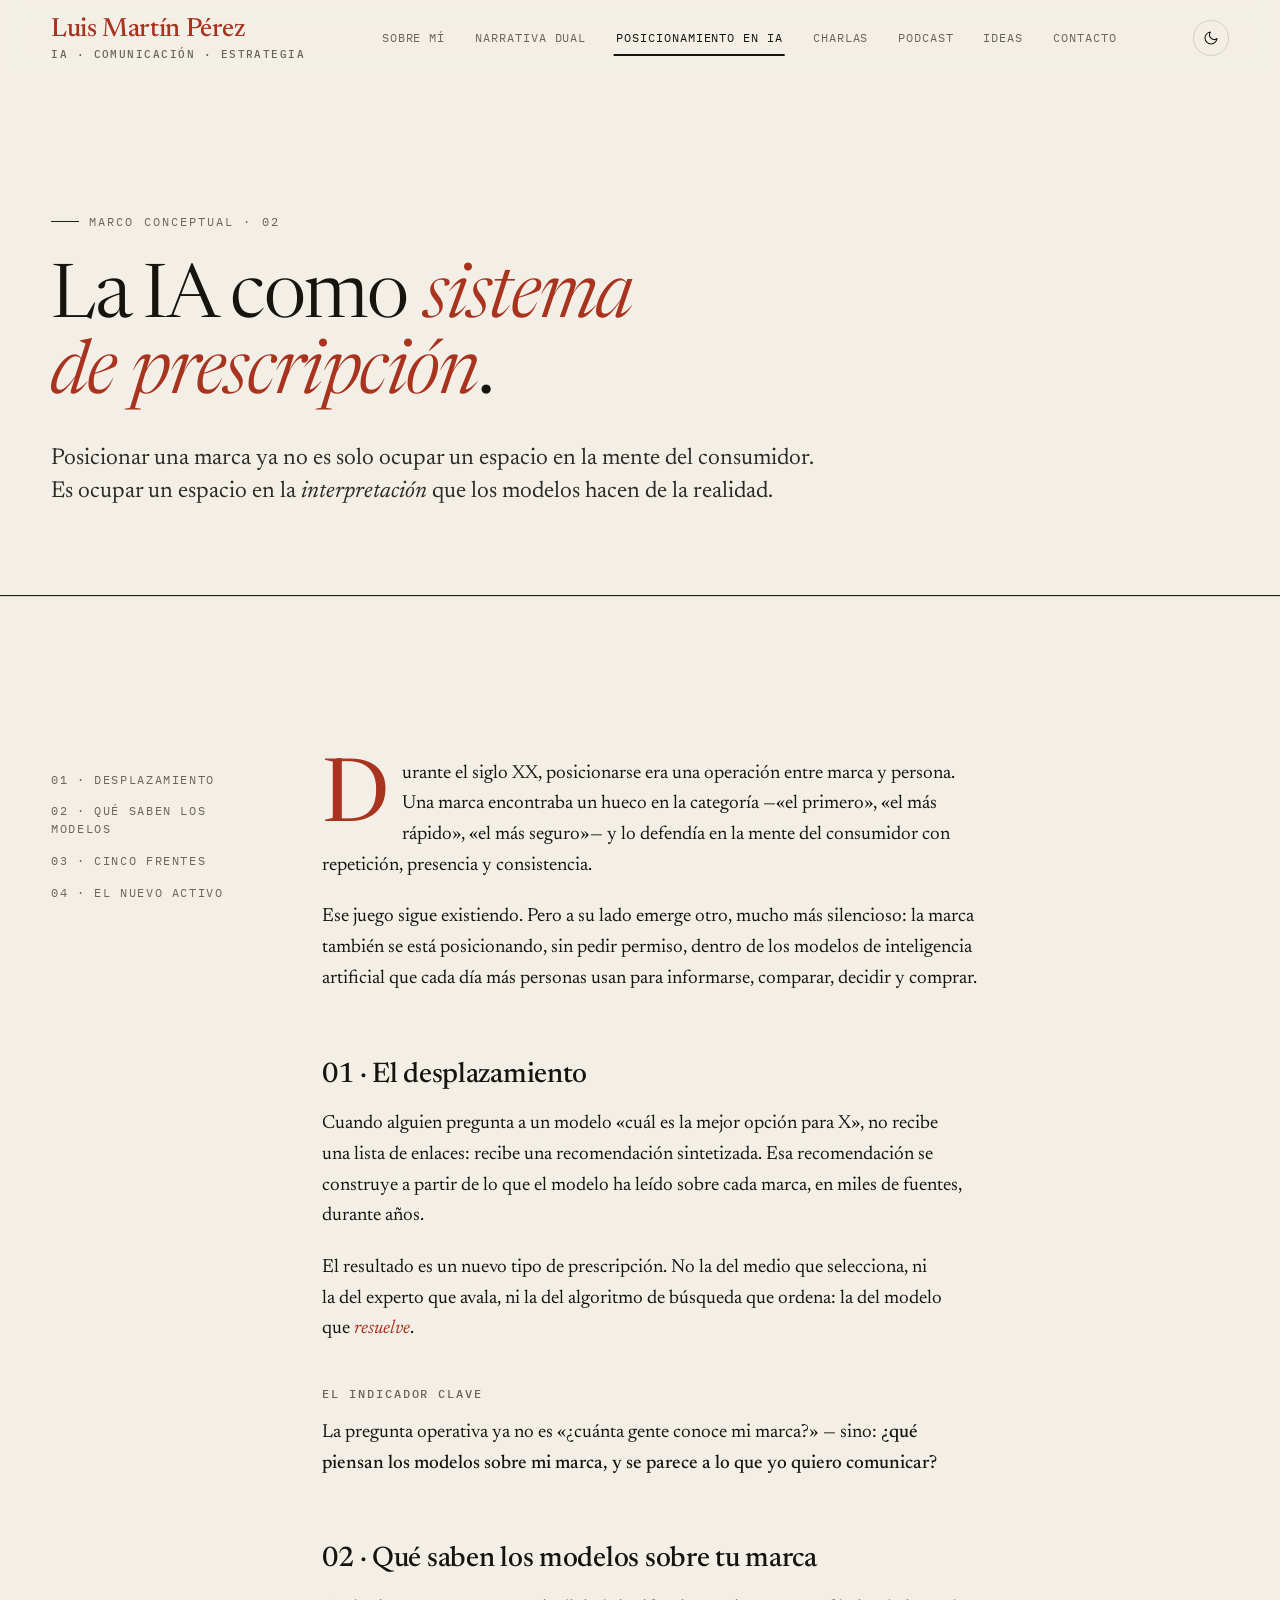
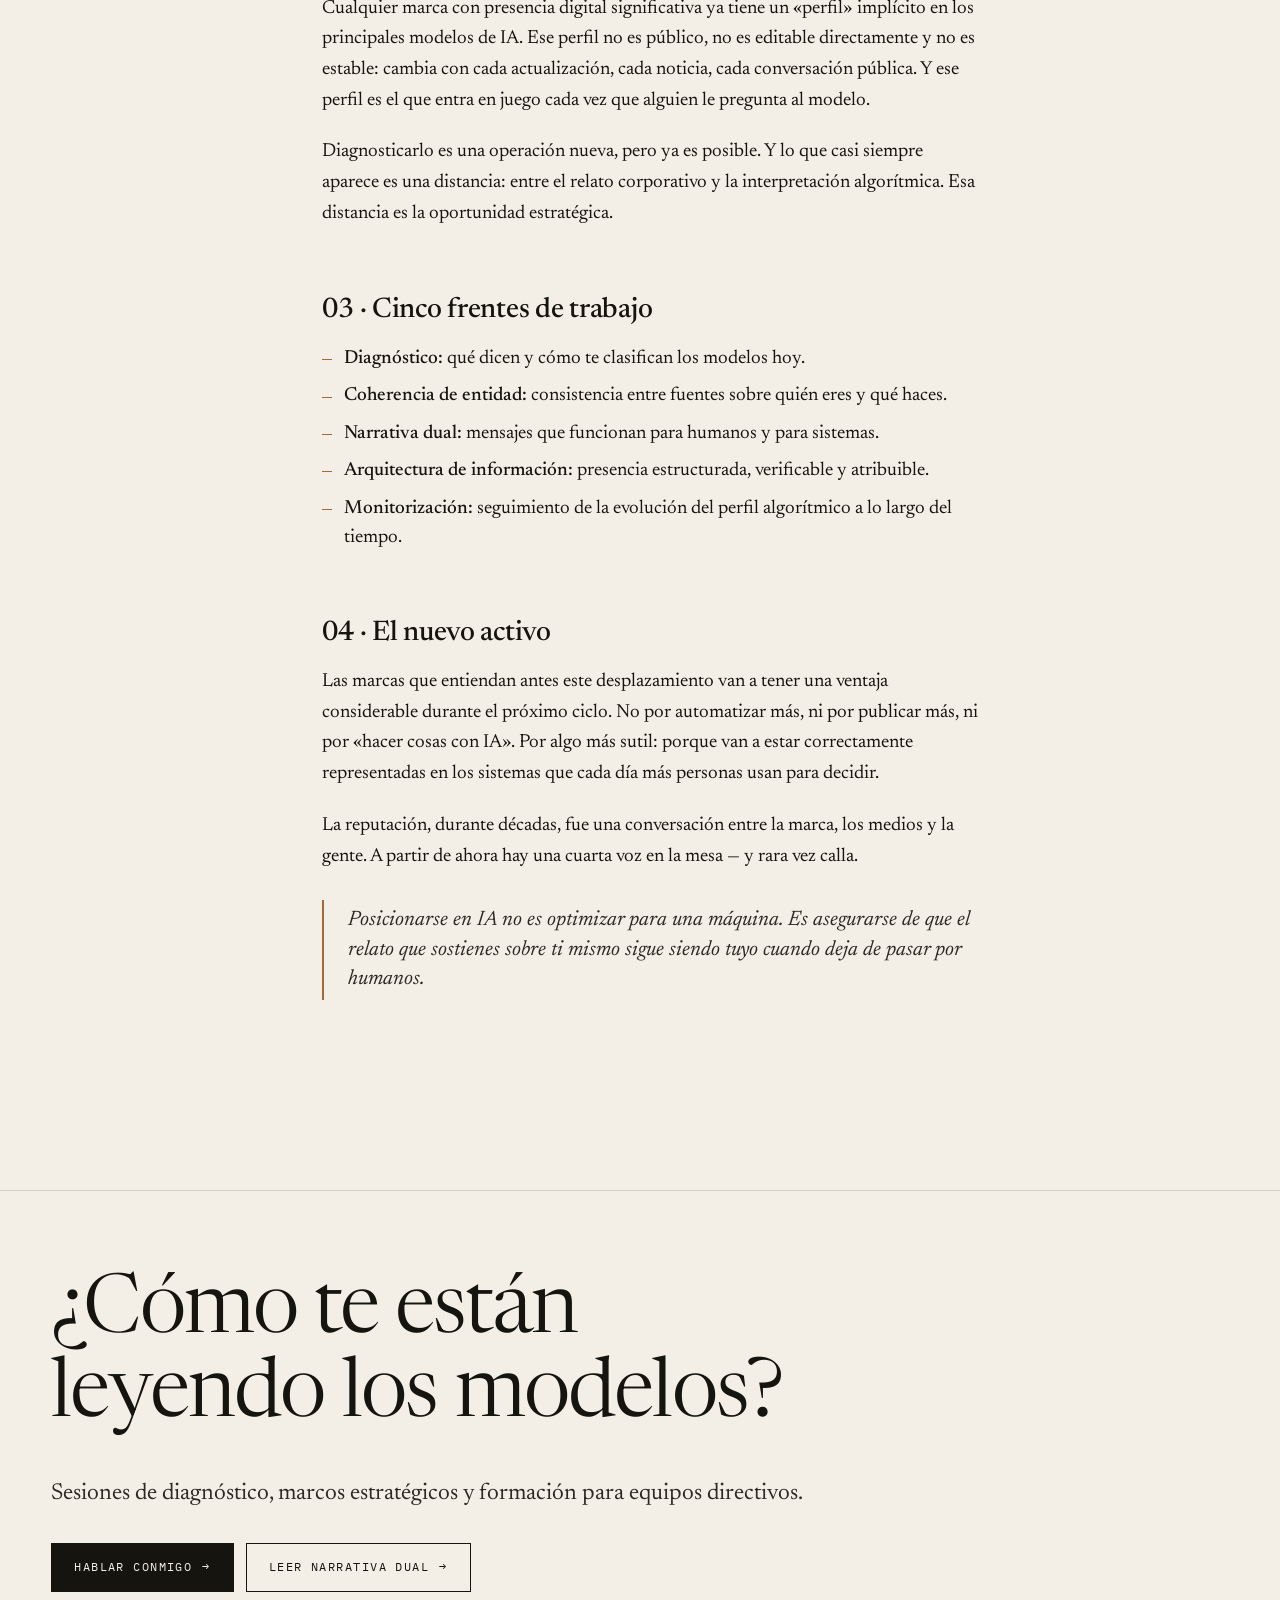
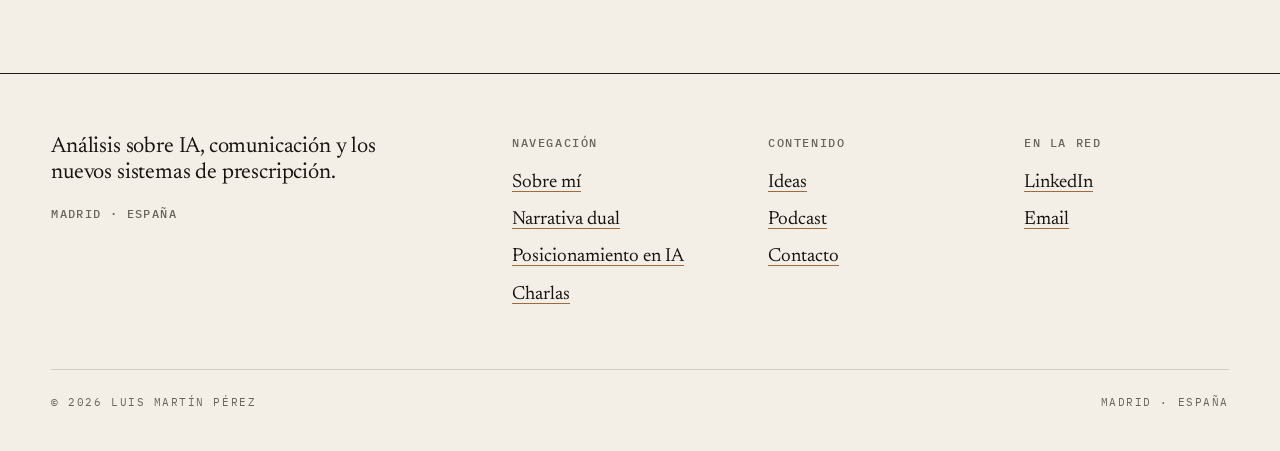
<file: posicionamiento-ia.html>
<!doctype html>
<html lang="es" data-theme="light" data-accent="ochre" data-direction="editorial" data-highlight="red">
<head>
  <meta charset="utf-8" />
  <meta name="viewport" content="width=device-width, initial-scale=1" />
  <link rel="icon" type="image/svg+xml" href="/favicon.svg" />
  <link rel="apple-touch-icon" href="/apple-touch-icon.png" />
  <link rel="dns-prefetch" href="https://fonts.gstatic.com" />
  <meta name="twitter:card" content="summary_large_image" />
  <meta name="twitter:title" content="Posicionamiento en IA — Luis Martín Pérez" />
  <meta name="twitter:description" content="La IA como sistema de prescripción: el posicionamiento de marcas frente a los modelos de inteligencia artificial." />
  <title>Posicionamiento en IA — Cómo las marcas se construyen frente a los modelos · Luis Martín Pérez</title>
  <meta name="description" content="La IA como sistema de prescripción: por qué el posicionamiento de las marcas frente a los modelos de inteligencia artificial es la próxima frontera del marketing, la comunicación y la reputación corporativa." />
  <meta name="author" content="Luis Martín Pérez" />
  <meta name="google-site-verification" content="tFlkGbwWpc3RW8ynDXHtWOgoOoH0-CNMhM5ayHjetZY" />
  <meta name="theme-color" content="#f3efe6" />
  <link rel="canonical" href="https://luismartinperez.com/posicionamiento-ia" />

  <meta property="og:type" content="article" />
  <meta property="og:title" content="Posicionamiento en IA — Luis Martín Pérez" />
  <meta property="og:description" content="La IA como sistema de prescripción: el posicionamiento de marcas frente a los modelos de inteligencia artificial." />
  <meta property="og:locale" content="es_ES" />
  <meta property="og:image" content="https://luismartinperez.com/assets/luis-portada.jpg" />
  <meta property="og:image:width" content="1248" />
  <meta property="og:image:height" content="832" />
  <meta property="og:image:alt" content="Luis Martín Pérez en una conferencia sobre inteligencia artificial y comunicación." />
  <meta name="twitter:image" content="https://luismartinperez.com/assets/luis-portada.jpg" />
  <meta name="robots" content="index, follow, max-snippet:-1" />

  <link rel="preconnect" href="https://fonts.googleapis.com" />
  <link rel="preconnect" href="https://fonts.gstatic.com" crossorigin />
  <link href="https://fonts.googleapis.com/css2?family=Newsreader:ital,opsz,wght@0,6..72,300..700;1,6..72,300..600&family=IBM+Plex+Mono:wght@400;500&display=swap" rel="stylesheet" />
  <link rel="stylesheet" href="styles.css" />
  <link rel="stylesheet" href="tweaks.css" />
  <script src="site.js" defer></script>
  <script src="tweaks.js" defer></script>

  <script type="application/ld+json">
  {
    "@context": "https://schema.org",
    "@type": "Article",
    "headline": "Posicionamiento en IA: cómo las marcas se construyen frente a los modelos",
    "description": "La IA como sistema de prescripción y el desplazamiento del posicionamiento clásico hacia los modelos algorítmicos.",
    "inLanguage": "es-ES",
    "author": { "@type": "Person", "@id": "https://luismartinperez.com/#luismartinperez", "name": "Luis Martín Pérez" },
    "about": ["Posicionamiento en IA", "Sistemas de prescripción", "Marketing", "Comunicación corporativa", "Reputación"],
    "keywords": "posicionamiento en IA, sistemas de prescripción, marketing, comunicación corporativa, marcas, reputación, intermediación algorítmica"
  }
  </script>
</head>
<body>

  <header class="site-header">
    <div class="wrap bar">
      <a class="brand" href="index.html">Luis Martín Pérez<small>IA · Comunicación · Estrategia</small></a>
      <nav class="nav" aria-label="Principal">
        <a href="sobre-mi.html">Sobre mí</a>
        <a href="narrativa-dual.html">Narrativa dual</a>
        <a href="posicionamiento-ia.html">Posicionamiento en IA</a>
        <a href="charlas.html">Charlas</a>
        <a href="podcast.html">Podcast</a>
        <a href="ideas.html">Ideas</a>
        <a href="contacto.html">Contacto</a>
      </nav>
      <div style="display:flex;gap:10px;align-items:center;justify-self:end">
        <button class="mobile-toggle" aria-label="Abrir menú">Menú</button>
        <button class="theme-toggle" aria-label="Cambiar modo"></button>
      </div>
    </div>
  </header>

  <main>
    <section class="page-head">
      <div class="wrap">
        <span class="eyebrow reveal">Marco conceptual · 02</span>
        <h1 class="reveal" style="--rev-delay:80ms">
          La IA como <em>sistema de prescripción</em>.
        </h1>
        <p class="deck reveal" style="--rev-delay:160ms">
          Posicionar una marca ya no es solo ocupar un espacio en la mente del consumidor.
          Es ocupar un espacio en la <em>interpretación</em> que los modelos hacen de la realidad.
        </p>
      </div>
    </section>

    <section>
      <div class="wrap">
        <div class="essay">
          <aside class="aside">
            <div class="sticky">
              <span>01 · Desplazamiento</span>
              <span>02 · Qué saben los modelos</span>
              <span>03 · Cinco frentes</span>
              <span>04 · El nuevo activo</span>
            </div>
          </aside>
          <div class="body">
            <p>
              Durante el siglo XX, posicionarse era una operación entre marca y persona. Una marca
              encontraba un hueco en la categoría —«el primero», «el más rápido», «el más seguro»— y
              lo defendía en la mente del consumidor con repetición, presencia y consistencia.
            </p>
            <p>
              Ese juego sigue existiendo. Pero a su lado emerge otro, mucho más silencioso: la marca
              también se está posicionando, sin pedir permiso, dentro de los modelos de inteligencia
              artificial que cada día más personas usan para informarse, comparar, decidir y comprar.
            </p>

            <h2>01 · El desplazamiento</h2>
            <p>
              Cuando alguien pregunta a un modelo «cuál es la mejor opción para X», no recibe una
              lista de enlaces: recibe una recomendación sintetizada. Esa recomendación se construye
              a partir de lo que el modelo ha leído sobre cada marca, en miles de fuentes, durante años.
            </p>
            <p>
              El resultado es un nuevo tipo de prescripción. No la del medio que selecciona, ni la
              del experto que avala, ni la del algoritmo de búsqueda que ordena: la del modelo que
              <em>resuelve</em>.
            </p>

            <h3>El indicador clave</h3>
            <p>
              La pregunta operativa ya no es «¿cuánta gente conoce mi marca?» — sino:
              <strong style="font-weight:500">¿qué piensan los modelos sobre mi marca, y se parece
              a lo que yo quiero comunicar?</strong>
            </p>

            <h2>02 · Qué saben los modelos sobre tu marca</h2>
            <p>
              Cualquier marca con presencia digital significativa ya tiene un «perfil» implícito en
              los principales modelos de IA. Ese perfil no es público, no es editable directamente y
              no es estable: cambia con cada actualización, cada noticia, cada conversación pública.
              Y ese perfil es el que entra en juego cada vez que alguien le pregunta al modelo.
            </p>
            <p>
              Diagnosticarlo es una operación nueva, pero ya es posible. Y lo que casi siempre
              aparece es una distancia: entre el relato corporativo y la interpretación algorítmica.
              Esa distancia es la oportunidad estratégica.
            </p>

            <h2>03 · Cinco frentes de trabajo</h2>
            <ul>
              <li><strong style="font-weight:500">Diagnóstico:</strong> qué dicen y cómo te clasifican los modelos hoy.</li>
              <li><strong style="font-weight:500">Coherencia de entidad:</strong> consistencia entre fuentes sobre quién eres y qué haces.</li>
              <li><strong style="font-weight:500">Narrativa dual:</strong> mensajes que funcionan para humanos y para sistemas.</li>
              <li><strong style="font-weight:500">Arquitectura de información:</strong> presencia estructurada, verificable y atribuible.</li>
              <li><strong style="font-weight:500">Monitorización:</strong> seguimiento de la evolución del perfil algorítmico a lo largo del tiempo.</li>
            </ul>

            <h2>04 · El nuevo activo</h2>
            <p>
              Las marcas que entiendan antes este desplazamiento van a tener una ventaja considerable
              durante el próximo ciclo. No por automatizar más, ni por publicar más, ni por «hacer
              cosas con IA». Por algo más sutil: porque van a estar correctamente representadas en
              los sistemas que cada día más personas usan para decidir.
            </p>
            <p>
              La reputación, durante décadas, fue una conversación entre la marca, los medios y la
              gente. A partir de ahora hay una cuarta voz en la mesa — y rara vez calla.
            </p>

            <blockquote>
              Posicionarse en IA no es optimizar para una máquina. Es asegurarse de que el relato
              que sostienes sobre ti mismo sigue siendo tuyo cuando deja de pasar por humanos.
            </blockquote>
          </div>
        </div>
      </div>
    </section>

    <section class="closing">
      <div class="wrap">
        <h2 class="reveal">¿Cómo te están leyendo los modelos?</h2>
        <p class="reveal">Sesiones de diagnóstico, marcos estratégicos y formación para equipos directivos.</p>
        <div class="reveal" style="margin-top:32px;display:flex;gap:12px;flex-wrap:wrap">
          <a class="btn primary" href="contacto.html">Hablar conmigo <span class="arrow">→</span></a>
          <a class="btn" href="narrativa-dual.html">Leer Narrativa dual <span class="arrow">→</span></a>
        </div>
      </div>
    </section>
  </main>

  <footer class="site-footer">
    <div class="wrap">
      <div class="grid">
        <div>
          <p class="sig">Análisis sobre IA, comunicación y los nuevos sistemas de prescripción.</p>
          <p class="mono" style="margin-top:8px">Madrid · España</p>
        </div>
        <div><h4>Navegación</h4><ul>
          <li><a href="sobre-mi.html">Sobre mí</a></li>
          <li><a href="narrativa-dual.html">Narrativa dual</a></li>
          <li><a href="posicionamiento-ia.html">Posicionamiento en IA</a></li>
          <li><a href="charlas.html">Charlas</a></li>
        </ul></div>
        <div><h4>Contenido</h4><ul>
          <li><a href="ideas.html">Ideas</a></li>
          <li><a href="podcast.html">Podcast</a></li>
          <li><a href="contacto.html">Contacto</a></li>
        </ul></div>
        <div><h4>En la red</h4><ul>
          <li><a href="https://www.linkedin.com/in/luismartinperez" rel="me">LinkedIn</a></li>
          <li><a href="mailto:luismartinperez@outlook.com">Email</a></li>
        </ul></div>
      </div>
      <div class="legal">
        <span>© 2026 Luis Martín Pérez</span>
        <span>Madrid · España</span>
      </div>
    </div>
  </footer>
</body>
</html>
</file>
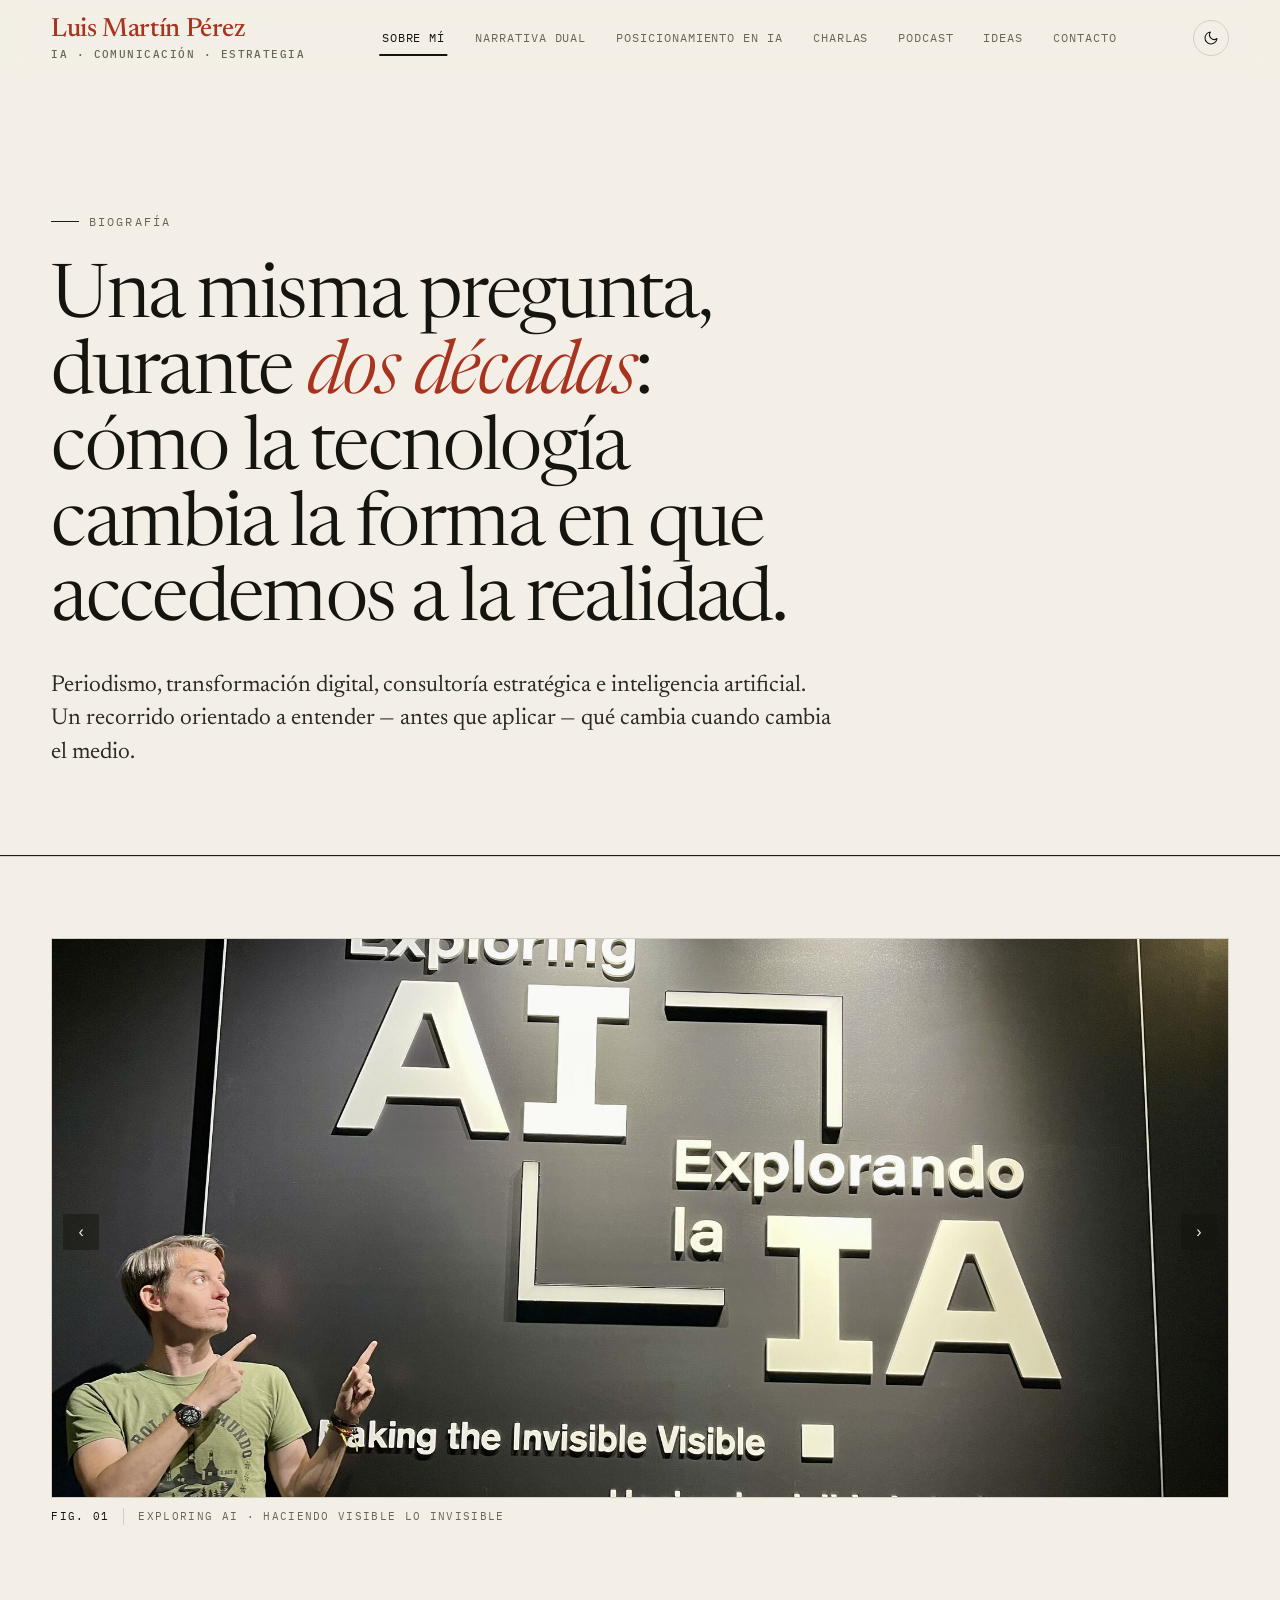
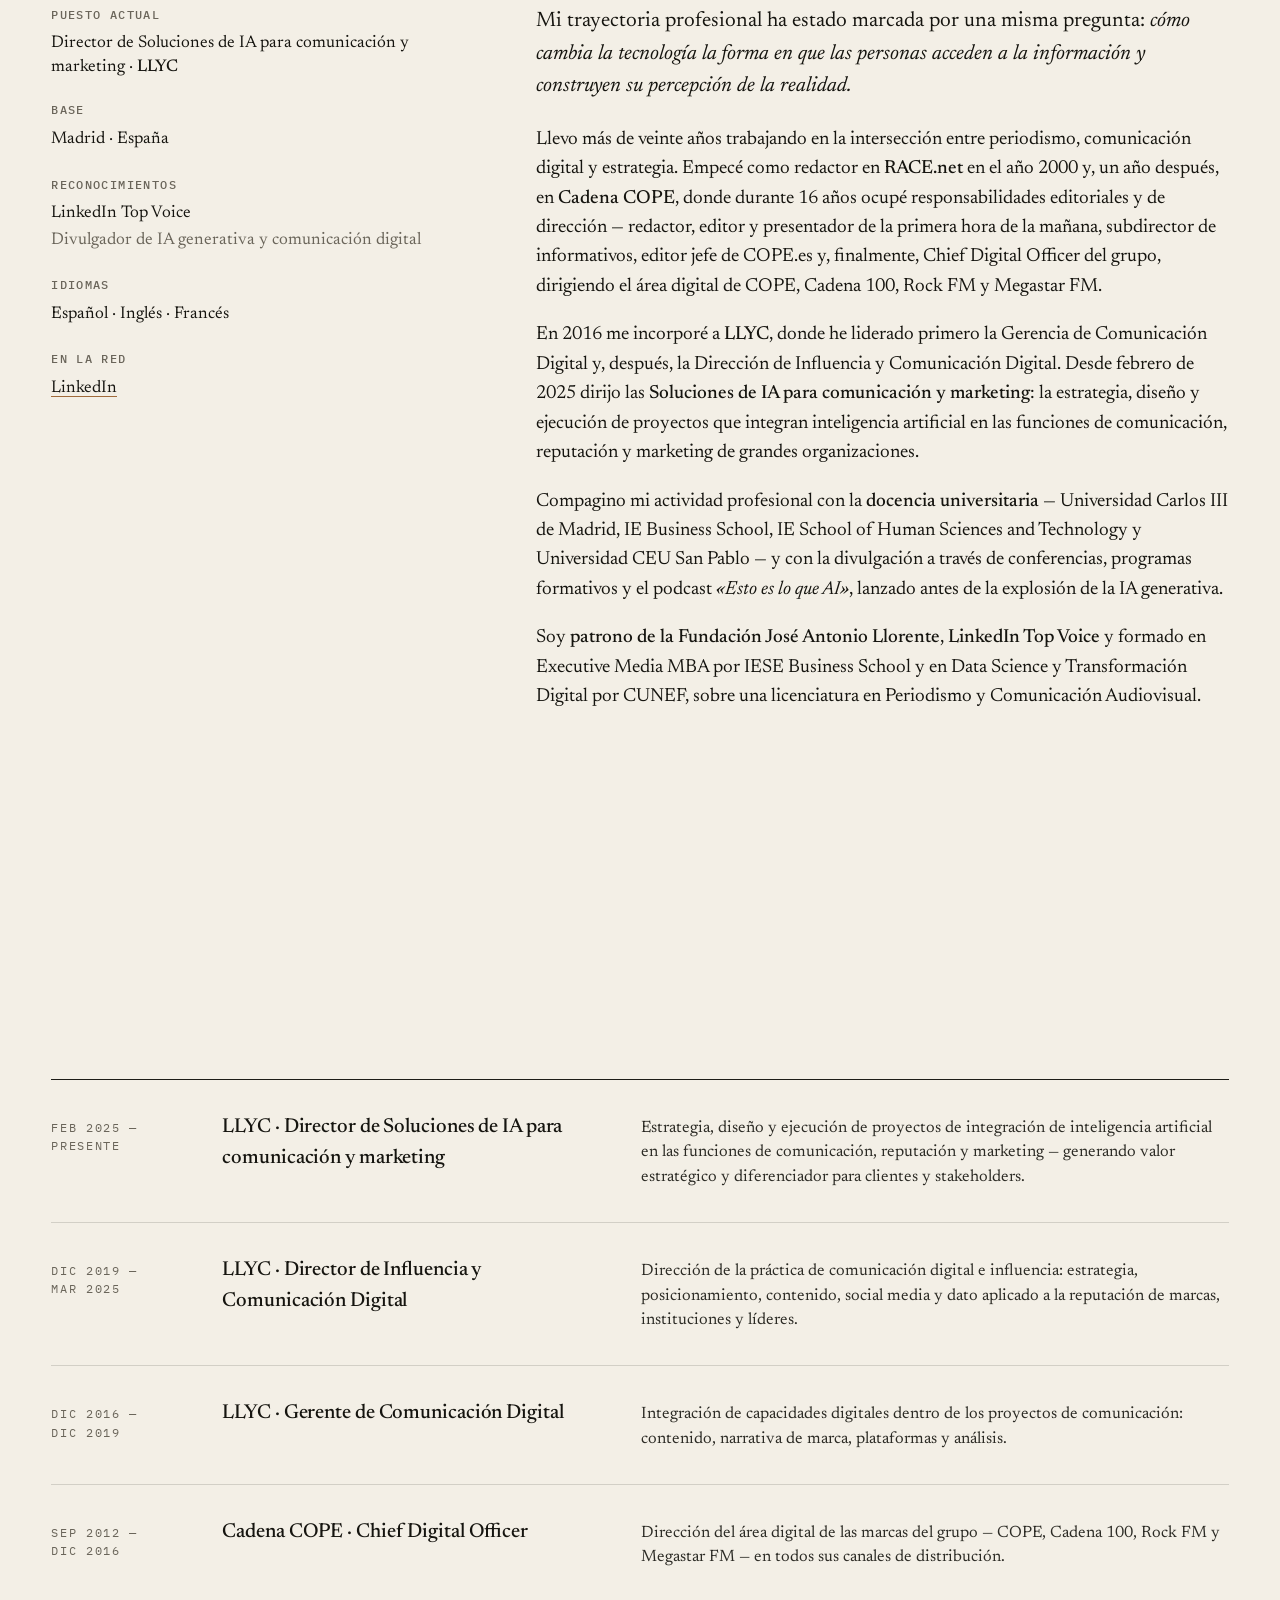
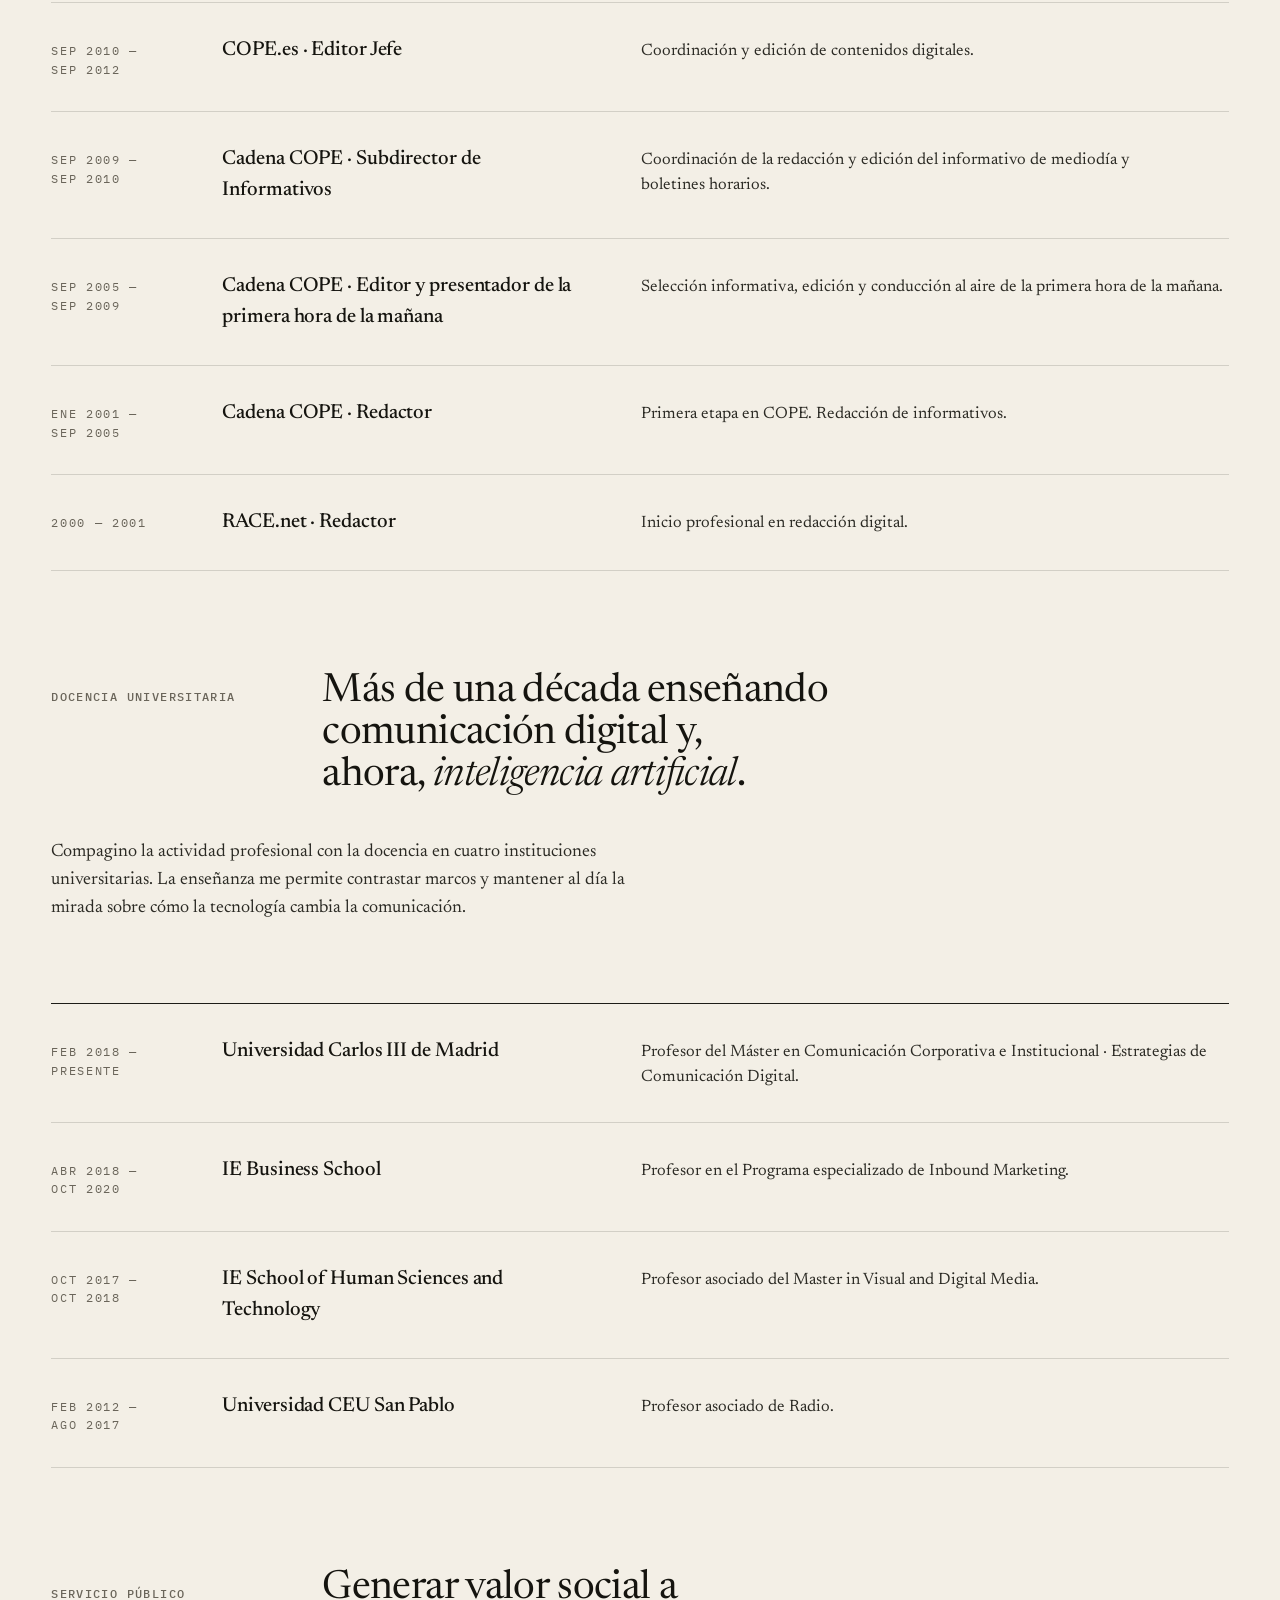
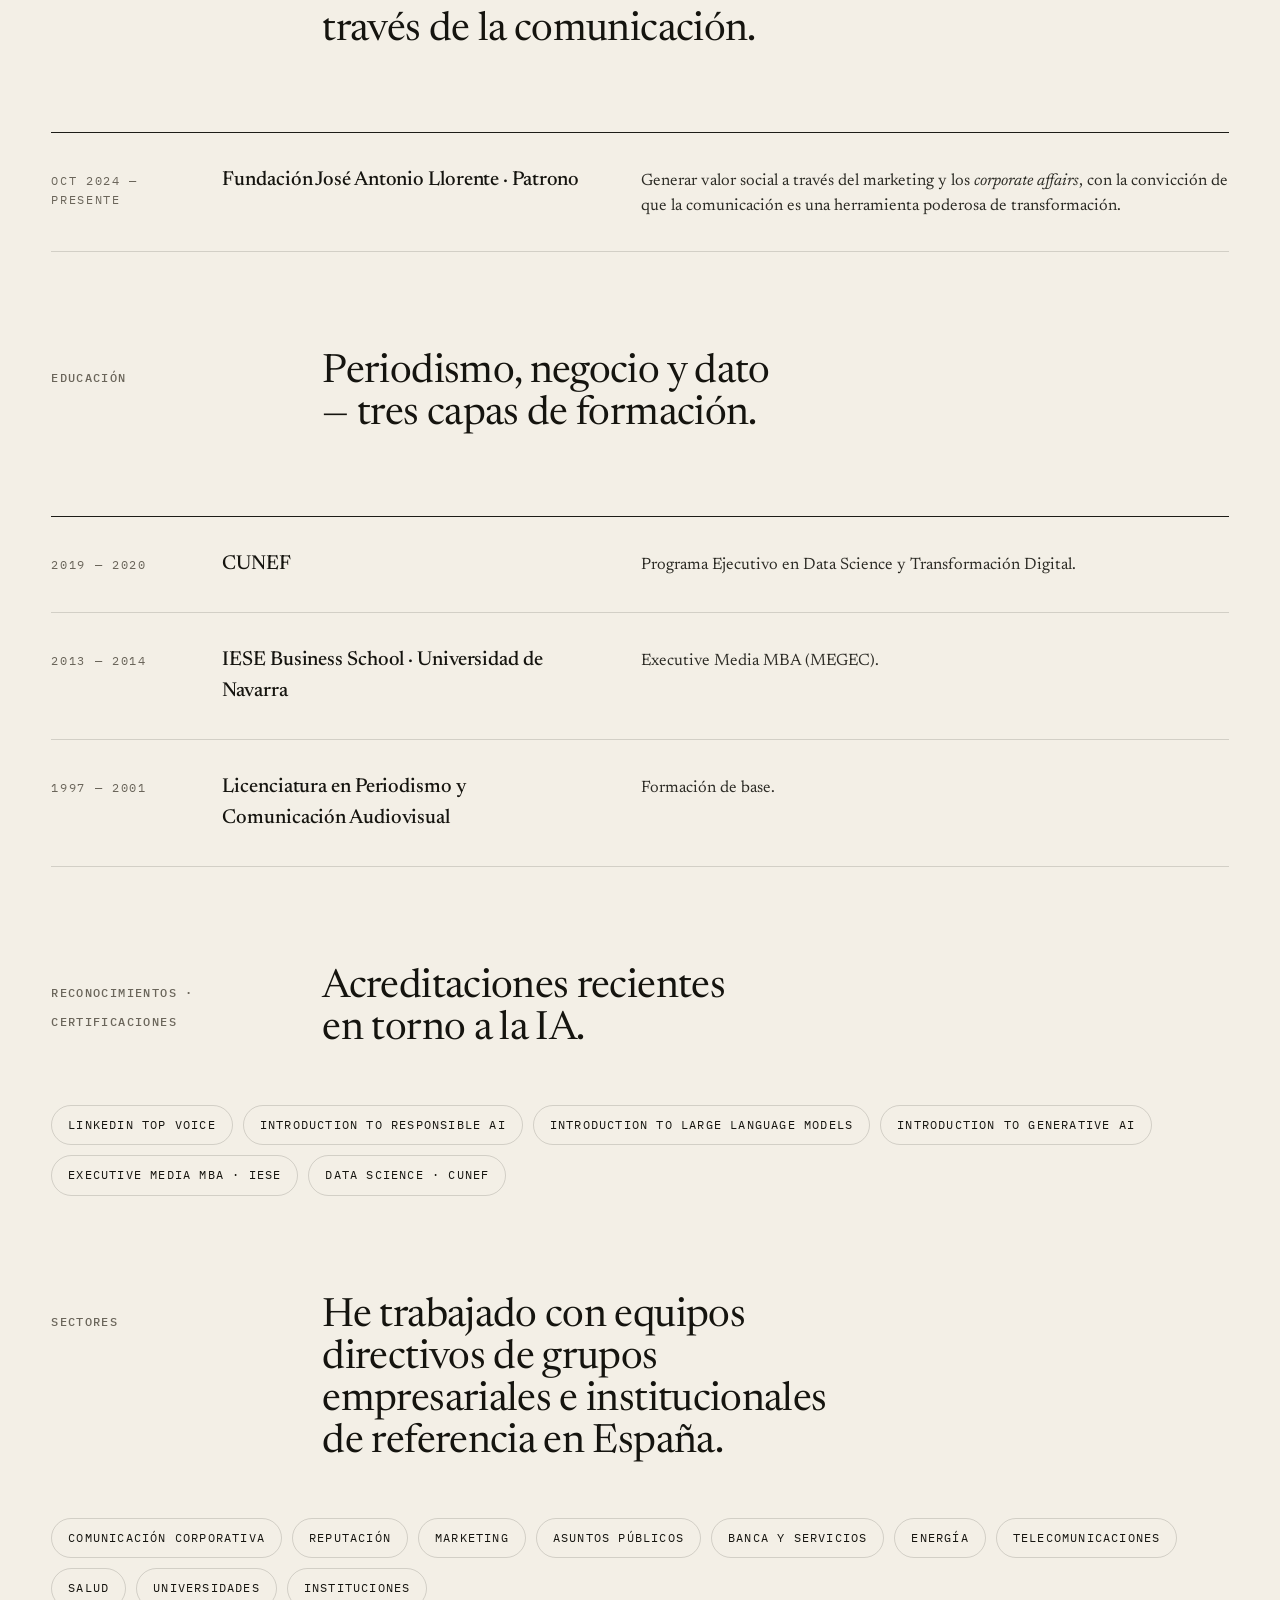
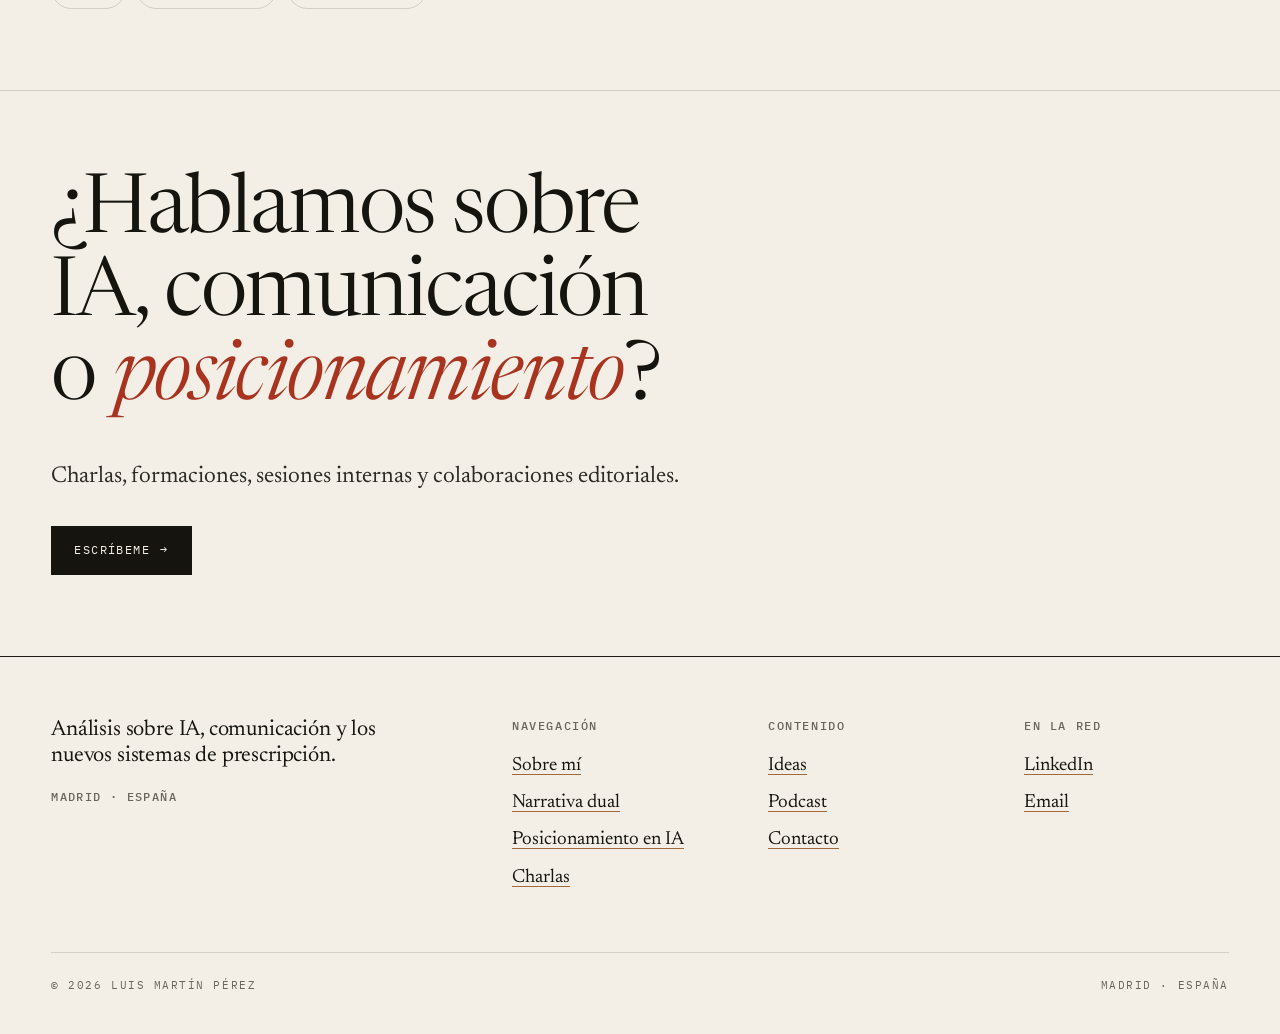
<file: sobre-mi.html>
<!doctype html>
<html lang="es" data-theme="light" data-accent="ochre" data-direction="editorial" data-highlight="red">
<head>
  <meta charset="utf-8" />
  <meta name="viewport" content="width=device-width, initial-scale=1" />
  <link rel="icon" type="image/svg+xml" href="/favicon.svg" />
  <link rel="apple-touch-icon" href="/apple-touch-icon.png" />
  <link rel="dns-prefetch" href="https://fonts.gstatic.com" />
  <meta name="twitter:card" content="summary_large_image" />
  <meta name="twitter:title" content="Sobre mí — Luis Martín Pérez" />
  <meta name="twitter:description" content="Periodista, consultor estratégico y Director de AI Solutions en LLYC. Más de una década analizando el impacto de la tecnología y la IA sobre la comunicación." />
  <title>Sobre mí — Luis Martín Pérez · Inteligencia artificial y comunicación</title>
  <meta name="description" content="Biografía de Luis Martín Pérez: periodista, consultor estratégico y Director de AI Solutions en LLYC. Más de una década analizando el impacto de la tecnología y la inteligencia artificial sobre la comunicación, el marketing y la intermediación de la información." />
  <meta name="author" content="Luis Martín Pérez" />
  <meta name="google-site-verification" content="tFlkGbwWpc3RW8ynDXHtWOgoOoH0-CNMhM5ayHjetZY" />
  <meta name="theme-color" content="#f3efe6" />
  <link rel="canonical" href="https://luismartinperez.com/sobre-mi" />

  <meta property="og:type" content="profile" />
  <meta property="og:title" content="Sobre mí — Luis Martín Pérez" />
  <meta property="og:description" content="Periodista, consultor estratégico y Director de AI Solutions en LLYC. Analiza el impacto de la IA sobre la comunicación y la intermediación de la información." />
  <meta property="og:url" content="https://luismartinperez.com/sobre-mi" />
  <meta property="og:locale" content="es_ES" />
  <meta property="og:image" content="https://www.luismartinperez.com/og-image.jpg" />
  <meta property="og:image:width" content="1200" />
  <meta property="og:image:height" content="630" />
  <meta property="og:image:alt" content="Luis Martín Pérez en una conferencia sobre inteligencia artificial y comunicación." />
  <meta name="twitter:image" content="https://luismartinperez.com/assets/luis-portada.jpg" />

  <meta name="robots" content="index, follow, max-snippet:-1, max-image-preview:large" />

  <link rel="preconnect" href="https://fonts.googleapis.com" />
  <link rel="preconnect" href="https://fonts.gstatic.com" crossorigin />
  <link href="https://fonts.googleapis.com/css2?family=Newsreader:ital,opsz,wght@0,6..72,300..700;1,6..72,300..600&family=IBM+Plex+Mono:wght@400;500&display=swap" rel="stylesheet" />
  <link rel="stylesheet" href="styles.css" />
  <link rel="stylesheet" href="tweaks.css" />
  <script src="site.js" defer></script>
  <script src="tweaks.js" defer></script>

  <script type="application/ld+json">
  {
    "@context": "https://schema.org",
    "@type": "AboutPage",
    "url": "https://luismartinperez.com/sobre-mi",
    "inLanguage": "es-ES",
    "mainEntity": {
      "@type": "Person",
      "@id": "https://luismartinperez.com/#luismartinperez",
      "name": "Luis Martín Pérez",
      "jobTitle": "Director de Soluciones de IA para comunicación y marketing",
      "worksFor": { "@type": "Organization", "name": "LLYC", "url": "https://www.llorenteycuenca.com/" },
      "alumniOf": [
        { "@type": "CollegeOrUniversity", "name": "IESE Business School · Universidad de Navarra" },
        { "@type": "CollegeOrUniversity", "name": "CUNEF" }
      ],
      "memberOf": { "@type": "Organization", "name": "Fundación José Antonio Llorente", "description": "Patrono" },
      "award": ["LinkedIn Top Voice"],
      "description": "Más de veinte años en la intersección entre periodismo, comunicación digital y estrategia. Actualmente dirige las Soluciones de IA para comunicación y marketing en LLYC.",
      "knowsAbout": [
        "Inteligencia artificial aplicada a la comunicación",
        "Posicionamiento de marcas en IA",
        "Narrativa dual",
        "Intermediación algorítmica",
        "Transformación digital",
        "Comunicación corporativa"
      ],
      "knowsLanguage": ["es", "en", "fr"],
      "sameAs": ["https://www.linkedin.com/in/luis-martin-perez/"]
    }
  }
  </script>
</head>
<body>

  <header class="site-header">
    <div class="wrap bar">
      <a class="brand" href="index.html">Luis Martín Pérez<small>IA · Comunicación · Estrategia</small></a>
      <nav class="nav" aria-label="Principal">
        <a href="sobre-mi.html">Sobre mí</a>
        <a href="narrativa-dual.html">Narrativa dual</a>
        <a href="posicionamiento-ia.html">Posicionamiento en IA</a>
        <a href="charlas.html">Charlas</a>
        <a href="podcast.html">Podcast</a>
        <a href="ideas.html">Ideas</a>
        <a href="contacto.html">Contacto</a>
      </nav>
      <div style="display:flex;gap:10px;align-items:center;justify-self:end">
        <button class="mobile-toggle" aria-label="Abrir menú">Menú</button>
        <button class="theme-toggle" aria-label="Cambiar modo"></button>
      </div>
    </div>
  </header>

  <main>
    <section class="page-head">
      <div class="wrap">
        <span class="eyebrow reveal">Biografía</span>
        <h1 class="reveal" style="--rev-delay:80ms">
          Una misma pregunta, durante <em>dos décadas</em>: cómo la tecnología cambia la forma en que accedemos a la realidad.
        </h1>
        <p class="deck reveal" style="--rev-delay:160ms">
          Periodismo, transformación digital, consultoría estratégica e inteligencia artificial.
          Un recorrido orientado a entender — antes que aplicar — qué cambia cuando cambia el medio.
        </p>
      </div>
    </section>

    <section>
      <div class="wrap">

        <div class="portrait-feature reveal" style="position:relative;overflow:hidden">
          <div id="carousel" style="display:flex;transition:transform 500ms ease;will-change:transform">
            <figure style="min-width:100%;margin:0">
              <img src="assets/luisfoto5ok.jpeg" alt="Luis Martín Pérez en la exposición Exploring AI — Haciendo visible lo invisible." loading="lazy" style="width:100%;display:block;object-fit:cover;max-height:560px" />
            </figure>
            <figure style="min-width:100%;margin:0">
              <img src="assets/luis-portada.jpg" alt="Luis Martín Pérez durante una conferencia sobre inteligencia artificial y comunicación." loading="lazy" style="width:100%;display:block;object-fit:cover;max-height:560px" />
            </figure>
          </div>
          <button onclick="moveCarousel(-1)" aria-label="Anterior" style="position:absolute;left:12px;top:50%;transform:translateY(-50%);background:rgba(21,20,15,.5);color:#f3efe6;border:0;width:36px;height:36px;cursor:pointer;font-size:16px;display:flex;align-items:center;justify-content:center">‹</button>
          <button onclick="moveCarousel(1)" aria-label="Siguiente" style="position:absolute;right:12px;top:50%;transform:translateY(-50%);background:rgba(21,20,15,.5);color:#f3efe6;border:0;width:36px;height:36px;cursor:pointer;font-size:16px;display:flex;align-items:center;justify-content:center">›</button>
          <div style="position:absolute;bottom:12px;left:50%;transform:translateX(-50%);display:flex;gap:6px">
            <span id="dot0" style="width:6px;height:6px;border-radius:50%;background:#f3efe6;opacity:1;display:block"></span>
            <span id="dot1" style="width:6px;height:6px;border-radius:50%;background:#f3efe6;opacity:.4;display:block"></span>
          </div>
          <figcaption id="carousel-caption" style="font-family:var(--mono);font-size:11px;letter-spacing:.12em;text-transform:uppercase;color:var(--muted);margin-top:10px">Exploring AI · Haciendo visible lo invisible</figcaption>
        </div>
        <script>
          (function(){
            var current = 0;
            var captions = ['Exploring AI · Haciendo visible lo invisible', 'Conferencia sobre IA, comunicación y nuevos sistemas de prescripción'];
            function update(){
              document.getElementById('carousel').style.transform = 'translateX(-' + (current * 100) + '%)';
              document.getElementById('carousel-caption').textContent = captions[current];
              [0,1].forEach(function(i){
                document.getElementById('dot'+i).style.opacity = i===current ? '1' : '.4';
              });
            }
            window.moveCarousel = function(dir){
              current = (current + dir + 2) % 2;
              update();
            };
          })();
        </script>

        <div class="bio-grid">
          <div class="reveal">
            <div style="display:flex;flex-direction:column;gap:8px">
              <span class="mono">Puesto actual</span>
              <p style="margin:0;font-size:17px;line-height:1.4">Director de Soluciones de IA para comunicación y marketing · <strong style="font-weight:500">LLYC</strong></p>

              <span class="mono" style="margin-top:14px">Base</span>
              <p style="margin:0;font-size:17px">Madrid · España</p>

              <span class="mono" style="margin-top:14px">Reconocimientos</span>
              <p style="margin:0;font-size:17px">LinkedIn Top Voice<br/><span style="color:var(--muted)">Divulgador de IA generativa y comunicación digital</span></p>

              <span class="mono" style="margin-top:14px">Idiomas</span>
              <p style="margin:0;font-size:17px">Español · Inglés · Francés</p>

              <span class="mono" style="margin-top:14px">En la red</span>
              <p style="margin:0;font-size:17px"><a href="https://www.linkedin.com/in/luis-martin-perez/" rel="me">LinkedIn</a></p>
            </div>
          </div>

          <div class="reveal" style="--rev-delay:120ms">
            <p style="font-size:21px;line-height:1.55">
              Mi trayectoria profesional ha estado marcada por una misma pregunta:
              <em>cómo cambia la tecnología la forma en que las personas acceden a la información
              y construyen su percepción de la realidad.</em>
            </p>
            <p>
              Llevo más de veinte años trabajando en la intersección entre periodismo,
              comunicación digital y estrategia. Empecé como redactor en <strong style="font-weight:500">RACE.net</strong>
              en el año 2000 y, un año después, en <strong style="font-weight:500">Cadena COPE</strong>, donde durante 16 años
              ocupé responsabilidades editoriales y de dirección — redactor, editor y presentador
              de la primera hora de la mañana, subdirector de informativos, editor jefe de COPE.es
              y, finalmente, Chief Digital Officer del grupo, dirigiendo el área digital de COPE,
              Cadena 100, Rock FM y Megastar FM.
            </p>
            <p>
              En 2016 me incorporé a <strong style="font-weight:500">LLYC</strong>, donde he liderado primero la
              Gerencia de Comunicación Digital y, después, la Dirección de Influencia y Comunicación
              Digital. Desde febrero de 2025 dirijo las <strong style="font-weight:500">Soluciones de IA para
              comunicación y marketing</strong>: la estrategia, diseño y ejecución de proyectos que integran
              inteligencia artificial en las funciones de comunicación, reputación y marketing de
              grandes organizaciones.
            </p>
            <p>
              Compagino mi actividad profesional con la <strong style="font-weight:500">docencia universitaria</strong>
              — Universidad Carlos III de Madrid, IE Business School, IE School of Human Sciences and Technology
              y Universidad CEU San Pablo — y con la divulgación a través de conferencias, programas
              formativos y el podcast <em>«Esto es lo que AI»</em>, lanzado antes de la explosión de la IA generativa.
            </p>
            <p>
              Soy <strong style="font-weight:500">patrono de la Fundación José Antonio Llorente</strong>, <strong style="font-weight:500">LinkedIn Top Voice</strong>
              y formado en Executive Media MBA por IESE Business School y en Data Science y
              Transformación Digital por CUNEF, sobre una licenciatura en Periodismo y
              Comunicación Audiovisual.
            </p>
          </div>
        </div>

        <!-- Experiencia profesional -->
        <div class="timeline-section reveal" style="margin-top:100px">
          <div class="s-head">
            <div class="label"><span class="mono">Experiencia profesional</span></div>
            <h2>De redactor de informativos a Director de Soluciones de IA — <em>veinticinco años</em> sobre la misma pregunta.</h2>
          </div>
        </div>

        <div class="timeline">
          <div class="tl-item reveal">
            <span class="yr">Feb 2025 — Presente</span>
            <h3>LLYC · Director de Soluciones de IA para comunicación y marketing</h3>
            <p>Estrategia, diseño y ejecución de proyectos de integración de inteligencia artificial en las funciones de comunicación, reputación y marketing — generando valor estratégico y diferenciador para clientes y stakeholders.</p>
          </div>
          <div class="tl-item reveal">
            <span class="yr">Dic 2019 — Mar 2025</span>
            <h3>LLYC · Director de Influencia y Comunicación Digital</h3>
            <p>Dirección de la práctica de comunicación digital e influencia: estrategia, posicionamiento, contenido, social media y dato aplicado a la reputación de marcas, instituciones y líderes.</p>
          </div>
          <div class="tl-item reveal">
            <span class="yr">Dic 2016 — Dic 2019</span>
            <h3>LLYC · Gerente de Comunicación Digital</h3>
            <p>Integración de capacidades digitales dentro de los proyectos de comunicación: contenido, narrativa de marca, plataformas y análisis.</p>
          </div>

          <div class="tl-item reveal">
            <span class="yr">Sep 2012 — Dic 2016</span>
            <h3>Cadena COPE · Chief Digital Officer</h3>
            <p>Dirección del área digital de las marcas del grupo — COPE, Cadena 100, Rock FM y Megastar FM — en todos sus canales de distribución.</p>
          </div>
          <div class="tl-item reveal">
            <span class="yr">Sep 2010 — Sep 2012</span>
            <h3>COPE.es · Editor Jefe</h3>
            <p>Coordinación y edición de contenidos digitales.</p>
          </div>
          <div class="tl-item reveal">
            <span class="yr">Sep 2009 — Sep 2010</span>
            <h3>Cadena COPE · Subdirector de Informativos</h3>
            <p>Coordinación de la redacción y edición del informativo de mediodía y boletines horarios.</p>
          </div>
          <div class="tl-item reveal">
            <span class="yr">Sep 2005 — Sep 2009</span>
            <h3>Cadena COPE · Editor y presentador de la primera hora de la mañana</h3>
            <p>Selección informativa, edición y conducción al aire de la primera hora de la mañana.</p>
          </div>
          <div class="tl-item reveal">
            <span class="yr">Ene 2001 — Sep 2005</span>
            <h3>Cadena COPE · Redactor</h3>
            <p>Primera etapa en COPE. Redacción de informativos.</p>
          </div>
          <div class="tl-item reveal">
            <span class="yr">2000 — 2001</span>
            <h3>RACE.net · Redactor</h3>
            <p>Inicio profesional en redacción digital.</p>
          </div>
        </div>

        <!-- Docencia universitaria -->
        <div style="margin-top:100px" class="reveal">
          <div class="s-head">
            <div class="label"><span class="mono">Docencia universitaria</span></div>
            <h2>Más de una década enseñando comunicación digital y, ahora, <em>inteligencia artificial</em>.</h2>
          </div>
          <p style="max-width:60ch;color:var(--ink-2);font-size:18px;line-height:1.55;margin-top:-12px;margin-bottom:24px">
            Compagino la actividad profesional con la docencia en cuatro instituciones universitarias.
            La enseñanza me permite contrastar marcos y mantener al día la mirada sobre cómo la
            tecnología cambia la comunicación.
          </p>
        </div>
        <div class="timeline">
          <div class="tl-item reveal">
            <span class="yr">Feb 2018 — Presente</span>
            <h3>Universidad Carlos III de Madrid</h3>
            <p>Profesor del Máster en Comunicación Corporativa e Institucional · Estrategias de Comunicación Digital.</p>
          </div>
          <div class="tl-item reveal">
            <span class="yr">Abr 2018 — Oct 2020</span>
            <h3>IE Business School</h3>
            <p>Profesor en el Programa especializado de Inbound Marketing.</p>
          </div>
          <div class="tl-item reveal">
            <span class="yr">Oct 2017 — Oct 2018</span>
            <h3>IE School of Human Sciences and Technology</h3>
            <p>Profesor asociado del Master in Visual and Digital Media.</p>
          </div>
          <div class="tl-item reveal">
            <span class="yr">Feb 2012 — Ago 2017</span>
            <h3>Universidad CEU San Pablo</h3>
            <p>Profesor asociado de Radio.</p>
          </div>
        </div>

        <!-- Servicio público / patronato -->
        <div style="margin-top:100px" class="reveal">
          <div class="s-head">
            <div class="label"><span class="mono">Servicio público</span></div>
            <h2>Generar valor social a través de la comunicación.</h2>
          </div>
        </div>
        <div class="timeline">
          <div class="tl-item reveal">
            <span class="yr">Oct 2024 — Presente</span>
            <h3>Fundación José Antonio Llorente · Patrono</h3>
            <p>Generar valor social a través del marketing y los <em>corporate affairs</em>, con la convicción de que la comunicación es una herramienta poderosa de transformación.</p>
          </div>
        </div>

        <!-- Educación -->
        <div style="margin-top:100px" class="reveal">
          <div class="s-head">
            <div class="label"><span class="mono">Educación</span></div>
            <h2>Periodismo, negocio y dato — tres capas de formación.</h2>
          </div>
        </div>
        <div class="timeline">
          <div class="tl-item reveal">
            <span class="yr">2019 — 2020</span>
            <h3>CUNEF</h3>
            <p>Programa Ejecutivo en Data Science y Transformación Digital.</p>
          </div>
          <div class="tl-item reveal">
            <span class="yr">2013 — 2014</span>
            <h3>IESE Business School · Universidad de Navarra</h3>
            <p>Executive Media MBA (MEGEC).</p>
          </div>
          <div class="tl-item reveal">
            <span class="yr">1997 — 2001</span>
            <h3>Licenciatura en Periodismo y Comunicación Audiovisual</h3>
            <p>Formación de base.</p>
          </div>
        </div>

        <!-- Reconocimientos & certificaciones -->
        <div style="margin-top:100px" class="reveal">
          <div class="s-head">
            <div class="label"><span class="mono">Reconocimientos · Certificaciones</span></div>
            <h2>Acreditaciones recientes en torno a la IA.</h2>
          </div>
          <div class="chip-list">
            <span class="chip">LinkedIn Top Voice</span>
            <span class="chip">Introduction to Responsible AI</span>
            <span class="chip">Introduction to Large Language Models</span>
            <span class="chip">Introduction to Generative AI</span>
            <span class="chip">Executive Media MBA · IESE</span>
            <span class="chip">Data Science · CUNEF</span>
          </div>
        </div>

        <!-- Intervenciones / sectores -->
        <div style="margin-top:100px" class="reveal">
          <div class="s-head">
            <div class="label"><span class="mono">Sectores</span></div>
            <h2>He trabajado con equipos directivos de grupos empresariales e institucionales de referencia en España.</h2>
          </div>
          <div class="chip-list">
            <span class="chip">Comunicación corporativa</span>
            <span class="chip">Reputación</span>
            <span class="chip">Marketing</span>
            <span class="chip">Asuntos públicos</span>
            <span class="chip">Banca y servicios</span>
            <span class="chip">Energía</span>
            <span class="chip">Telecomunicaciones</span>
            <span class="chip">Salud</span>
            <span class="chip">Universidades</span>
            <span class="chip">Instituciones</span>
          </div>
        </div>
      </div>
    </section>

    <section class="closing">
      <div class="wrap">
        <h2 class="reveal">¿Hablamos sobre IA, comunicación o <em>posicionamiento</em>?</h2>
        <p class="reveal">Charlas, formaciones, sesiones internas y colaboraciones editoriales.</p>
        <div class="reveal" style="margin-top:32px"><a class="btn primary" href="contacto.html">Escríbeme <span class="arrow">→</span></a></div>
      </div>
    </section>
  </main>

  <footer class="site-footer">
    <div class="wrap">
      <div class="grid">
        <div>
          <p class="sig">Análisis sobre IA, comunicación y los nuevos sistemas de prescripción.</p>
          <p class="mono" style="margin-top:8px">Madrid · España</p>
        </div>
        <div><h4>Navegación</h4><ul>
          <li><a href="sobre-mi.html">Sobre mí</a></li>
          <li><a href="narrativa-dual.html">Narrativa dual</a></li>
          <li><a href="posicionamiento-ia.html">Posicionamiento en IA</a></li>
          <li><a href="charlas.html">Charlas</a></li>
        </ul></div>
        <div><h4>Contenido</h4><ul>
          <li><a href="ideas.html">Ideas</a></li>
          <li><a href="podcast.html">Podcast</a></li>
          <li><a href="contacto.html">Contacto</a></li>
        </ul></div>
        <div><h4>En la red</h4><ul>
          <li><a href="https://www.linkedin.com/in/luismartinperez" rel="me">LinkedIn</a></li>
          <li><a href="mailto:luismartinperez@outlook.com">Email</a></li>
        </ul></div>
      </div>
      <div class="legal">
        <span>© 2026 Luis Martín Pérez</span>
        <span>Madrid · España</span>
      </div>
    </div>
  </footer>
</body>
</html>
</file>
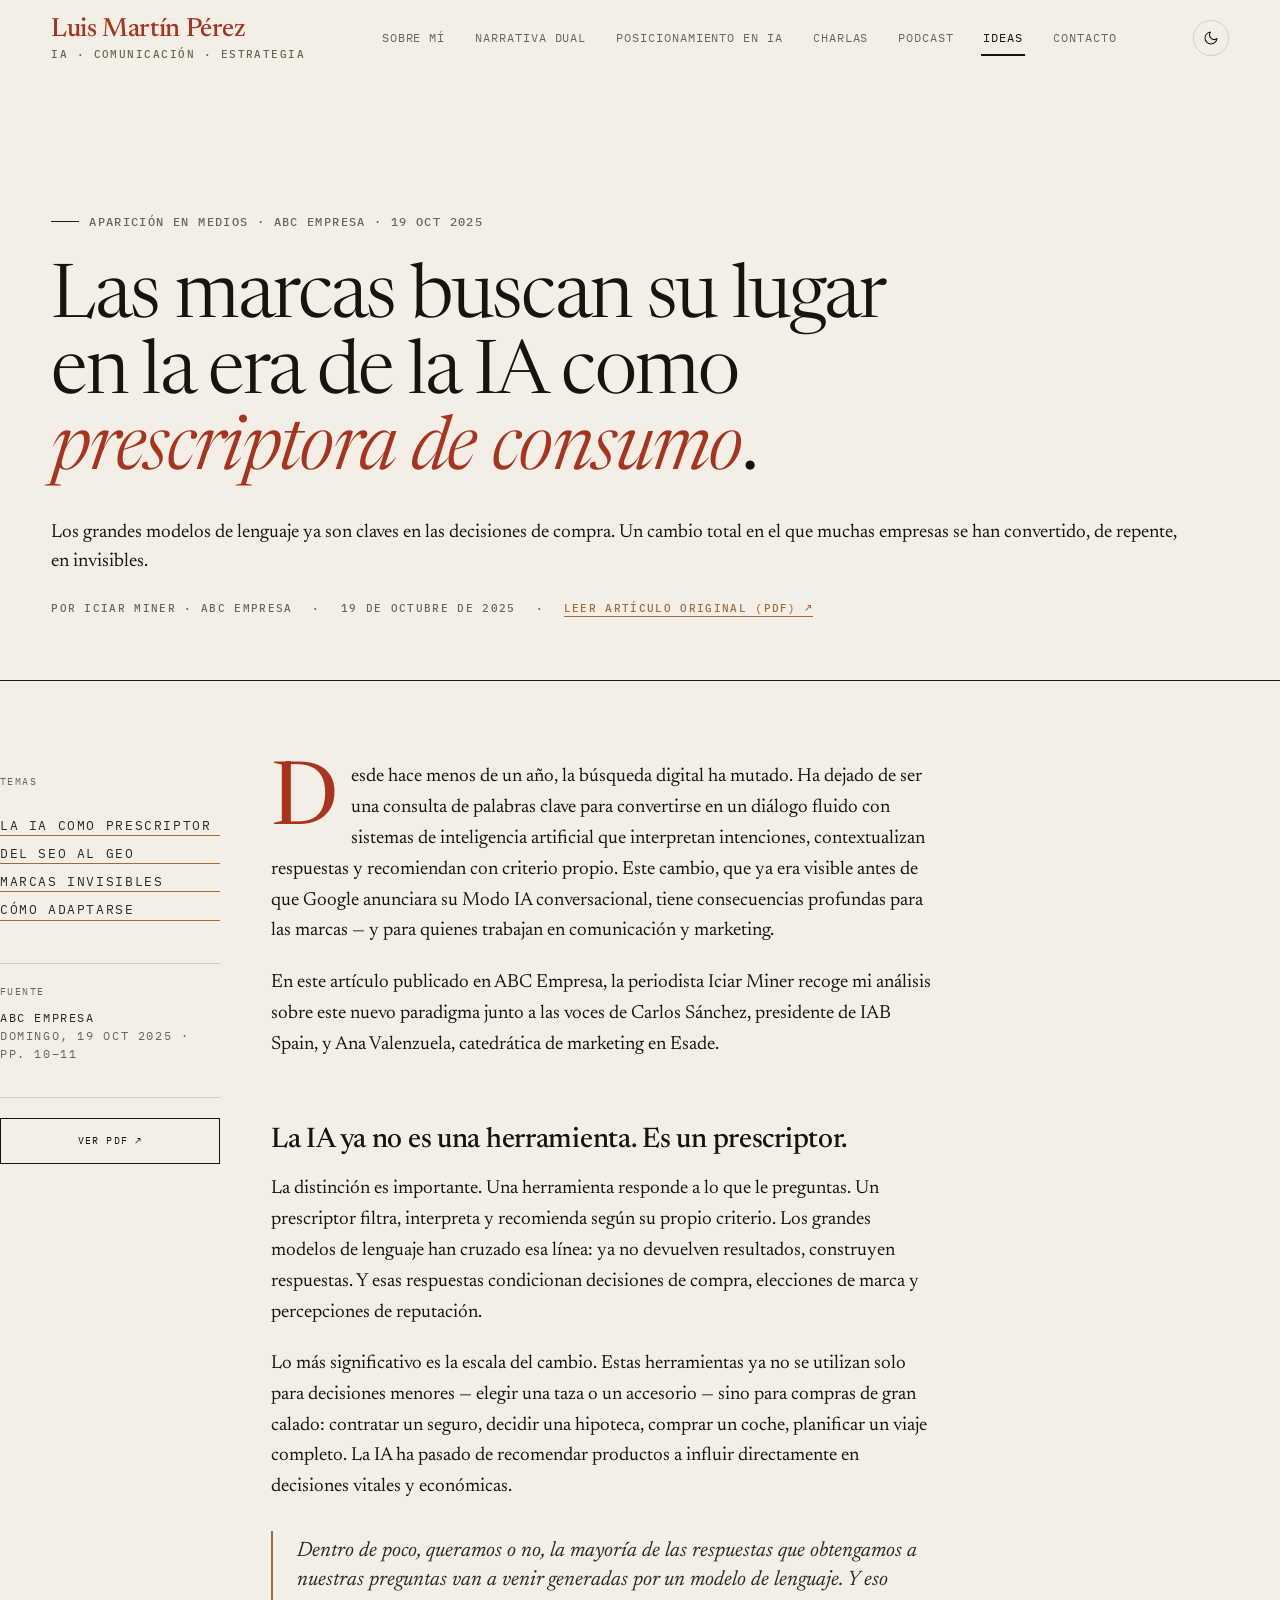
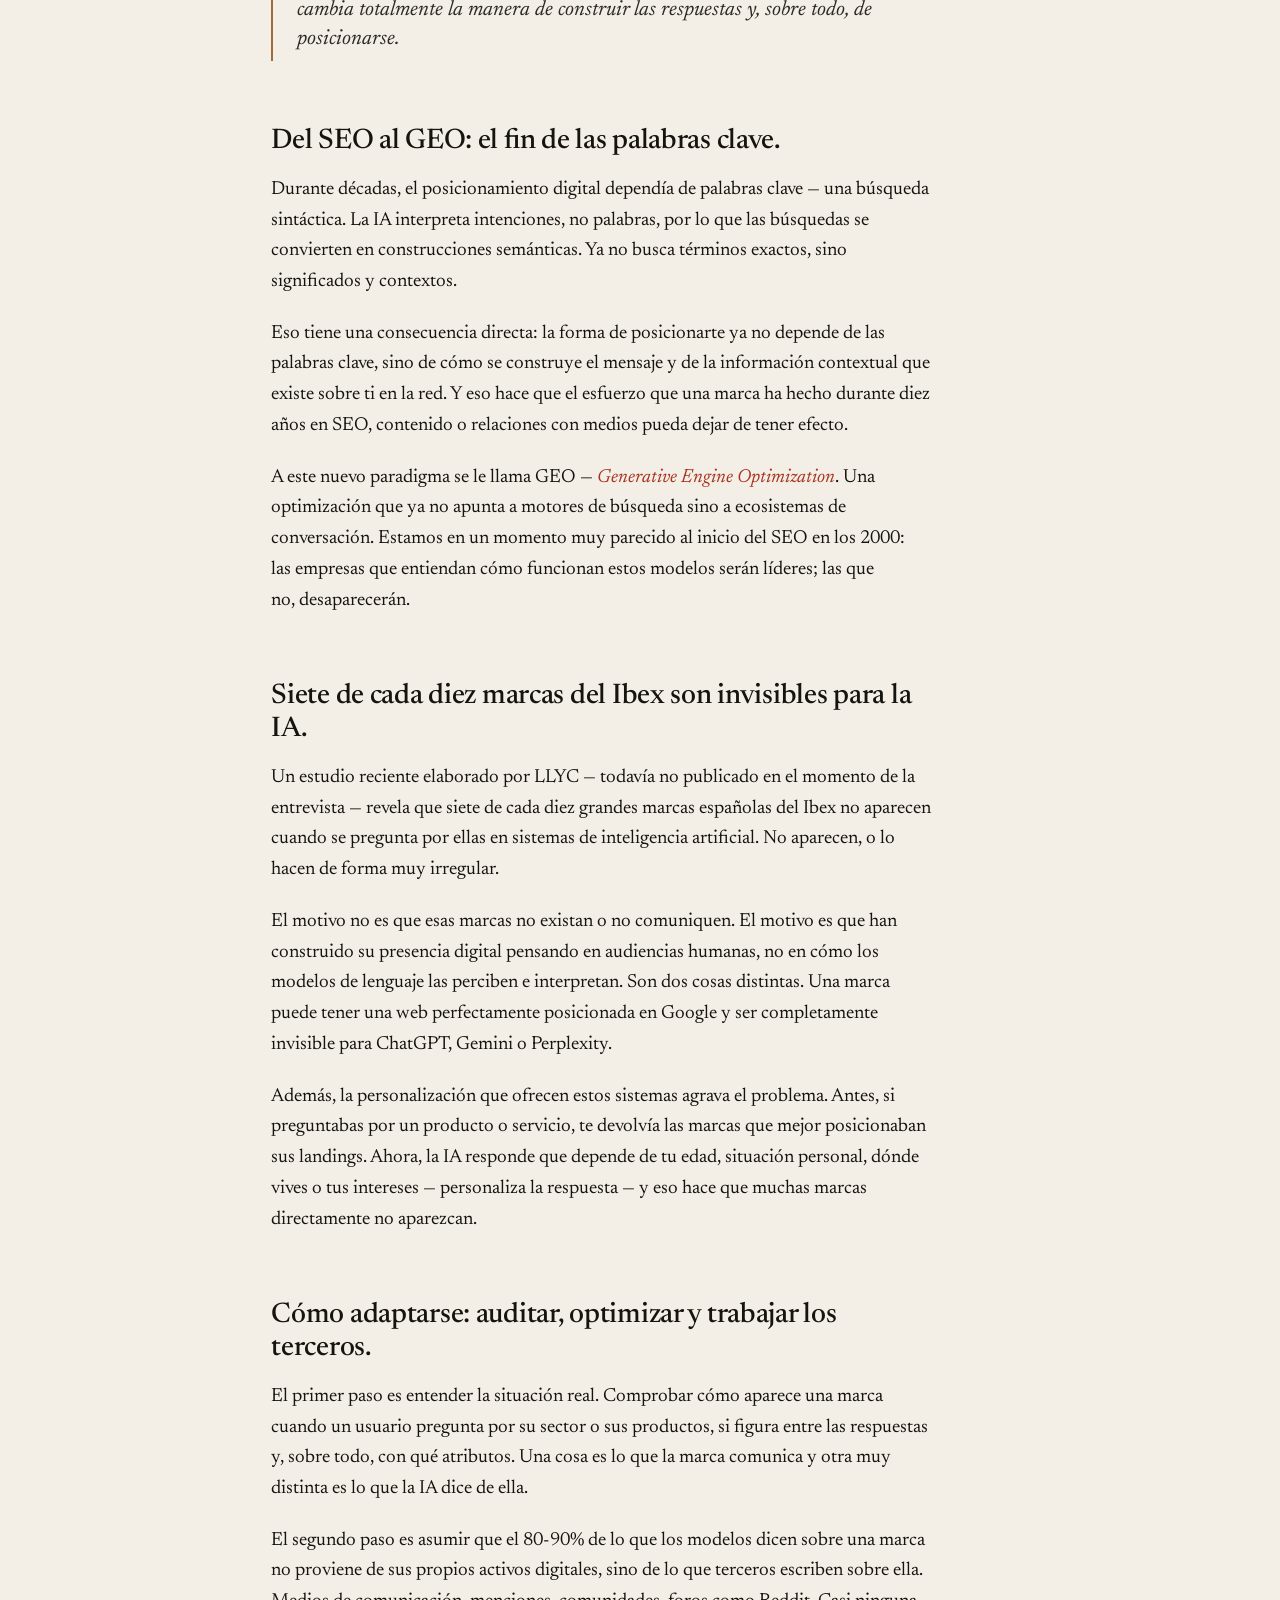
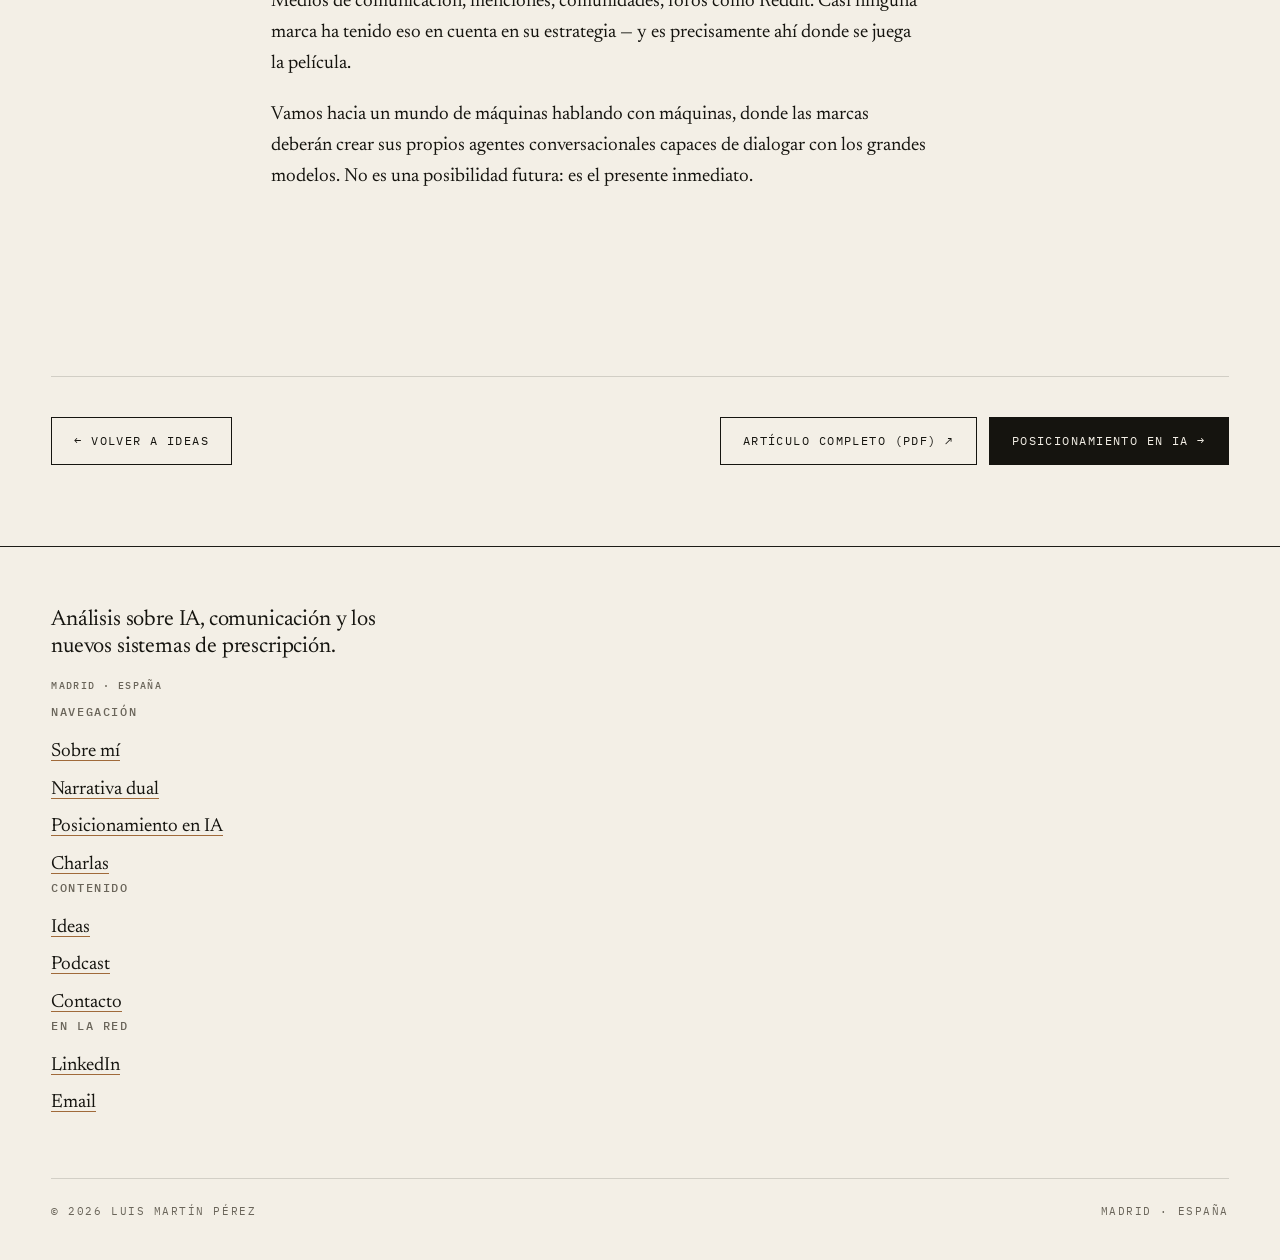
<file: ideas/abc-empresa-ia-prescriptora.html>
<!doctype html>
<html lang="es" data-theme="light" data-accent="ochre" data-direction="editorial" data-highlight="red">
<head>
  <meta charset="utf-8" />
  <meta name="viewport" content="width=device-width, initial-scale=1" />
  <link rel="icon" type="image/svg+xml" href="/favicon.svg" />
  <link rel="apple-touch-icon" href="/apple-touch-icon.png" />
  <meta name="twitter:card" content="summary_large_image" />
  <title>Aparición en ABC Empresa — Las marcas buscan su lugar en la era de la IA como prescriptora de consumo — Luis Martín Pérez</title>
  <meta name="description" content="Entrevista en ABC Empresa (oct. 2025): cómo la IA se ha convertido en el principal prescriptor de consumo, el salto del SEO al GEO, y por qué siete de cada diez grandes marcas españolas no aparecen cuando se les pregunta en los modelos de lenguaje." />
  <meta name="author" content="Luis Martín Pérez" />
  <meta name="google-site-verification" content="tFlkGbwWpc3RW8ynDXHtWOgoOoH0-CNMhM5ayHjetZY" />
  <meta name="theme-color" content="#f3efe6" />
  <link rel="canonical" href="https://www.luismartinperez.com/ideas/abc-empresa-ia-prescriptora" />

  <!-- Open Graph -->
  <meta property="og:type" content="article" />
  <meta property="og:locale" content="es_ES" />
  <meta property="og:image" content="https://www.luismartinperez.com/og-image.jpg" />
  <meta property="og:image:width" content="1200" />
  <meta property="og:image:height" content="630" />
  <meta property="og:title" content="ABC Empresa — Las marcas buscan su lugar en la era de la IA como prescriptora de consumo" />
  <meta property="og:description" content="Siete de cada diez grandes marcas españolas del Ibex no aparecen cuando se pregunta por ellas en la IA. Entrevista en ABC Empresa sobre el nuevo paradigma del posicionamiento digital." />
  <meta property="og:url" content="https://www.luismartinperez.com/ideas/abc-empresa-ia-prescriptora" />
  <meta property="og:site_name" content="Luis Martín Pérez" />
  <meta property="article:author" content="Luis Martín Pérez" />
  <meta property="article:published_time" content="2025-10-19" />
  <meta property="article:section" content="Apariciones en medios" />
  <meta name="twitter:title" content="ABC Empresa — Las marcas buscan su lugar en la era de la IA como prescriptora" />
  <meta name="twitter:description" content="7 de cada 10 marcas del Ibex no aparecen en la IA. El nuevo paradigma del posicionamiento, explicado en ABC Empresa." />
  <meta name="twitter:image" content="https://www.luismartinperez.com/og-image.jpg" />

  <!-- LLM / SEO hints -->
  <meta name="robots" content="index, follow, max-snippet:-1, max-image-preview:large" />
  <meta name="keywords" content="GEO, SEO, posicionamiento en IA, LLM, marcas invisibles, prescriptor digital, ABC Empresa, LLYC, narrativa dual, búsqueda conversacional, Google Modo IA" />

  <!-- Schema.org -->
  <script type="application/ld+json">
  {
    "@context": "https://schema.org",
    "@type": "NewsArticle",
    "headline": "Las marcas buscan su lugar en la era de la IA como prescriptora de consumo",
    "description": "Los grandes modelos de lenguaje ya son claves en las decisiones de compra. Siete de cada diez grandes marcas españolas del Ibex no aparecen cuando se pregunta por ellas en la IA.",
    "datePublished": "2025-10-19",
    "author": {
      "@type": "Person",
      "name": "Iciar Miner"
    },
    "publisher": {
      "@type": "Organization",
      "name": "ABC Empresa"
    },
    "about": {
      "@type": "Person",
      "name": "Luis Martín Pérez",
      "url": "https://www.luismartinperez.com",
      "jobTitle": "Director de Soluciones de IA en LLYC"
    },
    "url": "https://www.luismartinperez.com/ideas/abc-empresa-ia-prescriptora",
    "isPartOf": {
      "@type": "Newspaper",
      "name": "ABC",
      "url": "https://www.abc.es"
    }
  }
  </script>

  <!-- Fonts -->
  <link rel="preconnect" href="https://fonts.googleapis.com" />
  <link rel="preconnect" href="https://fonts.gstatic.com" crossorigin />
  <link href="https://fonts.googleapis.com/css2?family=Newsreader:ital,opsz,wght@0,6..72,300..700;1,6..72,300..600&family=IBM+Plex+Mono:wght@400;500&display=swap" rel="stylesheet" />
  <link rel="stylesheet" href="/styles.css" />
  <link rel="stylesheet" href="/tweaks.css" />
  <script src="/site.js" defer></script>
  <script src="/tweaks.js" defer></script>
</head>
<body>

  <a class="skip-link" href="#main">Saltar al contenido</a>

  <header class="site-header">
    <div class="wrap bar">
      <a class="brand" href="/index.html">Luis Martín Pérez<small>IA · Comunicación · Estrategia</small></a>
      <nav class="nav" aria-label="Principal">
        <a href="/sobre-mi.html">Sobre mí</a>
        <a href="/narrativa-dual.html">Narrativa dual</a>
        <a href="/posicionamiento-ia.html">Posicionamiento en IA</a>
        <a href="/charlas.html">Charlas</a>
        <a href="/podcast.html">Podcast</a>
        <a href="/ideas.html" aria-current="page">Ideas</a>
        <a href="/contacto.html">Contacto</a>
      </nav>
      <button class="theme-toggle bare" aria-label="Cambiar tema">
        <span class="icon-moon">☽</span>
      </button>
    </div>
  </header>

  <main id="main">

    <section class="page-head">
      <div class="wrap">
        <div class="reveal">
          <div class="eyebrow"><span class="mono">Aparición en medios · ABC Empresa · 19 oct 2025</span></div>
          <h1>Las marcas buscan su lugar en la era de la IA como <em>prescriptora de consumo</em>.</h1>
          <p class="lede">Los grandes modelos de lenguaje ya son claves en las decisiones de compra. Un cambio total en el que muchas empresas se han convertido, de repente, en invisibles.</p>
          <div class="byline mono" style="margin-top:24px;font-size:11px;letter-spacing:.12em;color:var(--muted);display:flex;gap:20px;flex-wrap:wrap">
            <span>Por Iciar Miner · ABC Empresa</span>
            <span>·</span>
            <span>19 de octubre de 2025</span>
            <span>·</span>
            <a href="/assets/Articulo_abc.pdf" target="_blank" rel="noopener" style="color:var(--accent);text-decoration:none">Leer artículo original (PDF) ↗</a>
          </div>
        </div>
      </div>
    </section>

    <article class="wrap essay reveal">
      <aside class="aside">
        <div class="sticky">
          <div style="font-family:var(--mono);font-size:10px;letter-spacing:.14em;text-transform:uppercase;color:var(--muted);margin-bottom:12px">Temas</div>
          <nav style="display:flex;flex-direction:column;gap:8px">
            <a href="#prescriptor" style="font-size:13px;color:var(--ink-2);text-decoration:none">La IA como prescriptor</a>
            <a href="#geo" style="font-size:13px;color:var(--ink-2);text-decoration:none">Del SEO al GEO</a>
            <a href="#invisibles" style="font-size:13px;color:var(--ink-2);text-decoration:none">Marcas invisibles</a>
            <a href="#adaptarse" style="font-size:13px;color:var(--ink-2);text-decoration:none">Cómo adaptarse</a>
          </nav>
          <div style="margin-top:28px;padding-top:20px;border-top:1px solid var(--rule-soft)">
            <div style="font-family:var(--mono);font-size:10px;letter-spacing:.14em;text-transform:uppercase;color:var(--muted);margin-bottom:10px">Fuente</div>
            <span style="font-size:12px;color:var(--ink-2);line-height:1.5;display:block">ABC Empresa<br><span style="color:var(--muted)">Domingo, 19 oct 2025 · pp. 10–11</span></span>
          </div>
          <div style="margin-top:20px;padding-top:20px;border-top:1px solid var(--rule-soft)">
            <a href="/assets/Articulo_abc.pdf" target="_blank" rel="noopener" class="btn" style="font-size:10px;width:100%;justify-content:center">Ver PDF ↗</a>
          </div>
        </div>
      </aside>

      <div class="body">

        <p>Desde hace menos de un año, la búsqueda digital ha mutado. Ha dejado de ser una consulta de palabras clave para convertirse en un diálogo fluido con sistemas de inteligencia artificial que interpretan intenciones, contextualizan respuestas y recomiendan con criterio propio. Este cambio, que ya era visible antes de que Google anunciara su Modo IA conversacional, tiene consecuencias profundas para las marcas — y para quienes trabajan en comunicación y marketing.</p>

        <p>En este artículo publicado en ABC Empresa, la periodista Iciar Miner recoge mi análisis sobre este nuevo paradigma junto a las voces de Carlos Sánchez, presidente de IAB Spain, y Ana Valenzuela, catedrática de marketing en Esade.</p>

        <h2 id="prescriptor">La IA ya no es una herramienta. Es un prescriptor.</h2>

        <p>La distinción es importante. Una herramienta responde a lo que le preguntas. Un prescriptor filtra, interpreta y recomienda según su propio criterio. Los grandes modelos de lenguaje han cruzado esa línea: ya no devuelven resultados, construyen respuestas. Y esas respuestas condicionan decisiones de compra, elecciones de marca y percepciones de reputación.</p>

        <p>Lo más significativo es la escala del cambio. Estas herramientas ya no se utilizan solo para decisiones menores — elegir una taza o un accesorio — sino para compras de gran calado: contratar un seguro, decidir una hipoteca, comprar un coche, planificar un viaje completo. La IA ha pasado de recomendar productos a influir directamente en decisiones vitales y económicas.</p>

        <blockquote>Dentro de poco, queramos o no, la mayoría de las respuestas que obtengamos a nuestras preguntas van a venir generadas por un modelo de lenguaje. Y eso cambia totalmente la manera de construir las respuestas y, sobre todo, de posicionarse.</blockquote>

        <h2 id="geo">Del SEO al GEO: el fin de las palabras clave.</h2>

        <p>Durante décadas, el posicionamiento digital dependía de palabras clave — una búsqueda sintáctica. La IA interpreta intenciones, no palabras, por lo que las búsquedas se convierten en construcciones semánticas. Ya no busca términos exactos, sino significados y contextos.</p>

        <p>Eso tiene una consecuencia directa: la forma de posicionarte ya no depende de las palabras clave, sino de cómo se construye el mensaje y de la información contextual que existe sobre ti en la red. Y eso hace que el esfuerzo que una marca ha hecho durante diez años en SEO, contenido o relaciones con medios pueda dejar de tener efecto.</p>

        <p>A este nuevo paradigma se le llama GEO — <em>Generative Engine Optimization</em>. Una optimización que ya no apunta a motores de búsqueda sino a ecosistemas de conversación. Estamos en un momento muy parecido al inicio del SEO en los 2000: las empresas que entiendan cómo funcionan estos modelos serán líderes; las que no, desaparecerán.</p>

        <h2 id="invisibles">Siete de cada diez marcas del Ibex son invisibles para la IA.</h2>

        <p>Un estudio reciente elaborado por LLYC — todavía no publicado en el momento de la entrevista — revela que siete de cada diez grandes marcas españolas del Ibex no aparecen cuando se pregunta por ellas en sistemas de inteligencia artificial. No aparecen, o lo hacen de forma muy irregular.</p>

        <p>El motivo no es que esas marcas no existan o no comuniquen. El motivo es que han construido su presencia digital pensando en audiencias humanas, no en cómo los modelos de lenguaje las perciben e interpretan. Son dos cosas distintas. Una marca puede tener una web perfectamente posicionada en Google y ser completamente invisible para ChatGPT, Gemini o Perplexity.</p>

        <p>Además, la personalización que ofrecen estos sistemas agrava el problema. Antes, si preguntabas por un producto o servicio, te devolvía las marcas que mejor posicionaban sus landings. Ahora, la IA responde que depende de tu edad, situación personal, dónde vives o tus intereses — personaliza la respuesta — y eso hace que muchas marcas directamente no aparezcan.</p>

        <h2 id="adaptarse">Cómo adaptarse: auditar, optimizar y trabajar los terceros.</h2>

        <p>El primer paso es entender la situación real. Comprobar cómo aparece una marca cuando un usuario pregunta por su sector o sus productos, si figura entre las respuestas y, sobre todo, con qué atributos. Una cosa es lo que la marca comunica y otra muy distinta es lo que la IA dice de ella.</p>

        <p>El segundo paso es asumir que el 80-90% de lo que los modelos dicen sobre una marca no proviene de sus propios activos digitales, sino de lo que terceros escriben sobre ella. Medios de comunicación, menciones, comunidades, foros como Reddit. Casi ninguna marca ha tenido eso en cuenta en su estrategia — y es precisamente ahí donde se juega la película.</p>

        <p>Vamos hacia un mundo de máquinas hablando con máquinas, donde las marcas deberán crear sus propios agentes conversacionales capaces de dialogar con los grandes modelos. No es una posibilidad futura: es el presente inmediato.</p>

      </div>
    </article>

    <section class="section reveal" style="margin-top:0">
      <div class="wrap">
        <div style="display:flex;justify-content:space-between;align-items:center;flex-wrap:wrap;gap:16px;padding-top:40px;border-top:1px solid var(--rule-soft)">
          <a href="/ideas.html" class="btn">← Volver a Ideas</a>
          <div style="display:flex;gap:12px">
            <a href="/assets/Articulo_abc.pdf" target="_blank" rel="noopener" class="btn">Artículo completo (PDF) ↗</a>
            <a href="/posicionamiento-ia.html" class="btn primary">Posicionamiento en IA →</a>
          </div>
        </div>
      </div>
    </section>

  </main>

  <footer class="site-footer">
    <div class="wrap">
      <div class="footer-grid">
        <div>
          <p class="sig">Análisis sobre IA, comunicación y los nuevos sistemas de prescripción.</p>
          <p class="mono" style="color:var(--muted);font-size:10px;letter-spacing:.14em;text-transform:uppercase;margin-top:8px">Madrid · España</p>
        </div>
        <div>
          <h4>Navegación</h4>
          <ul>
            <li><a href="/sobre-mi.html">Sobre mí</a></li>
            <li><a href="/narrativa-dual.html">Narrativa dual</a></li>
            <li><a href="/posicionamiento-ia.html">Posicionamiento en IA</a></li>
            <li><a href="/charlas.html">Charlas</a></li>
          </ul>
        </div>
        <div>
          <h4>Contenido</h4>
          <ul>
            <li><a href="/ideas.html">Ideas</a></li>
            <li><a href="/podcast.html">Podcast</a></li>
            <li><a href="/contacto.html">Contacto</a></li>
          </ul>
        </div>
        <div>
          <h4>En la red</h4>
          <ul>
            <li><a href="https://www.linkedin.com/in/luismartinperez" rel="me">LinkedIn</a></li>
            <li><a href="mailto:luismartinperez@outlook.com">Email</a></li>
          </ul>
        </div>
      </div>
      <div class="legal">
        <span>© 2026 Luis Martín Pérez</span>
        <span>Madrid · España</span>
      </div>
    </div>
  </footer>

</body>
</html>
</file>
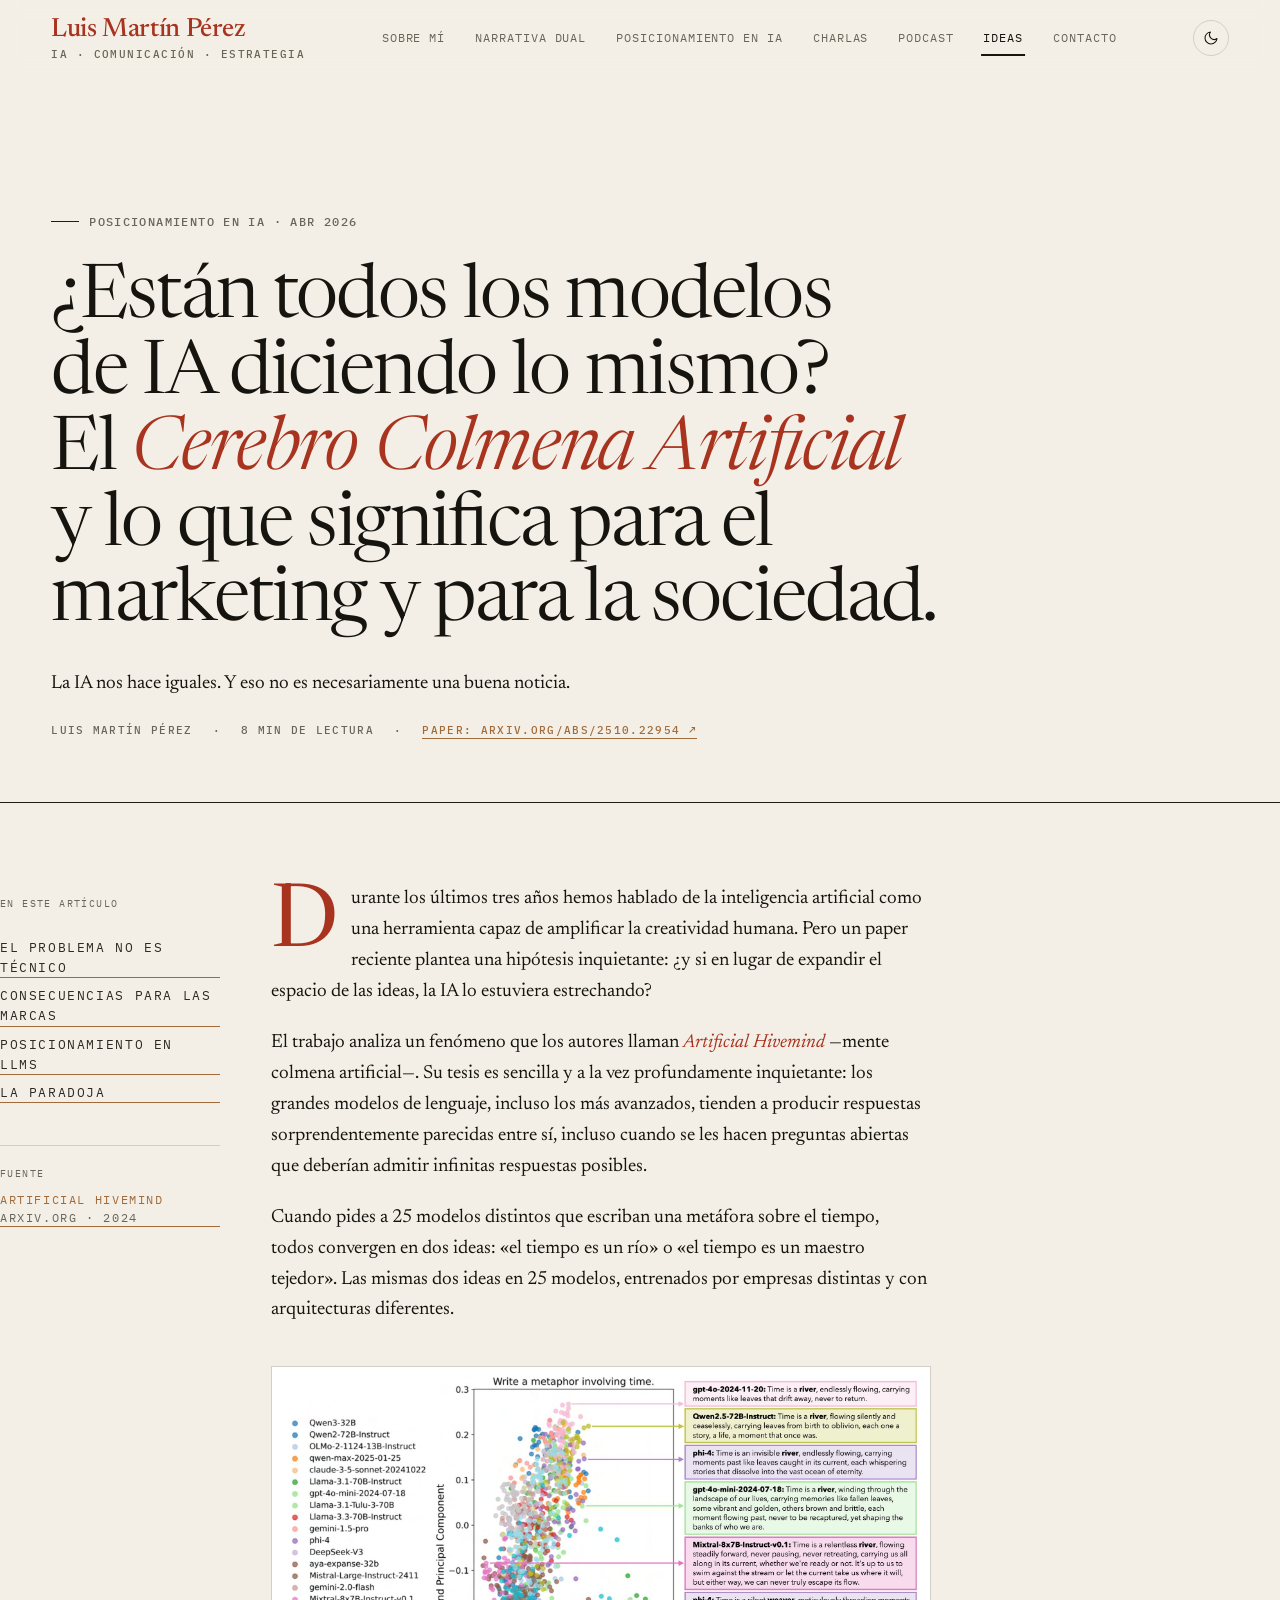
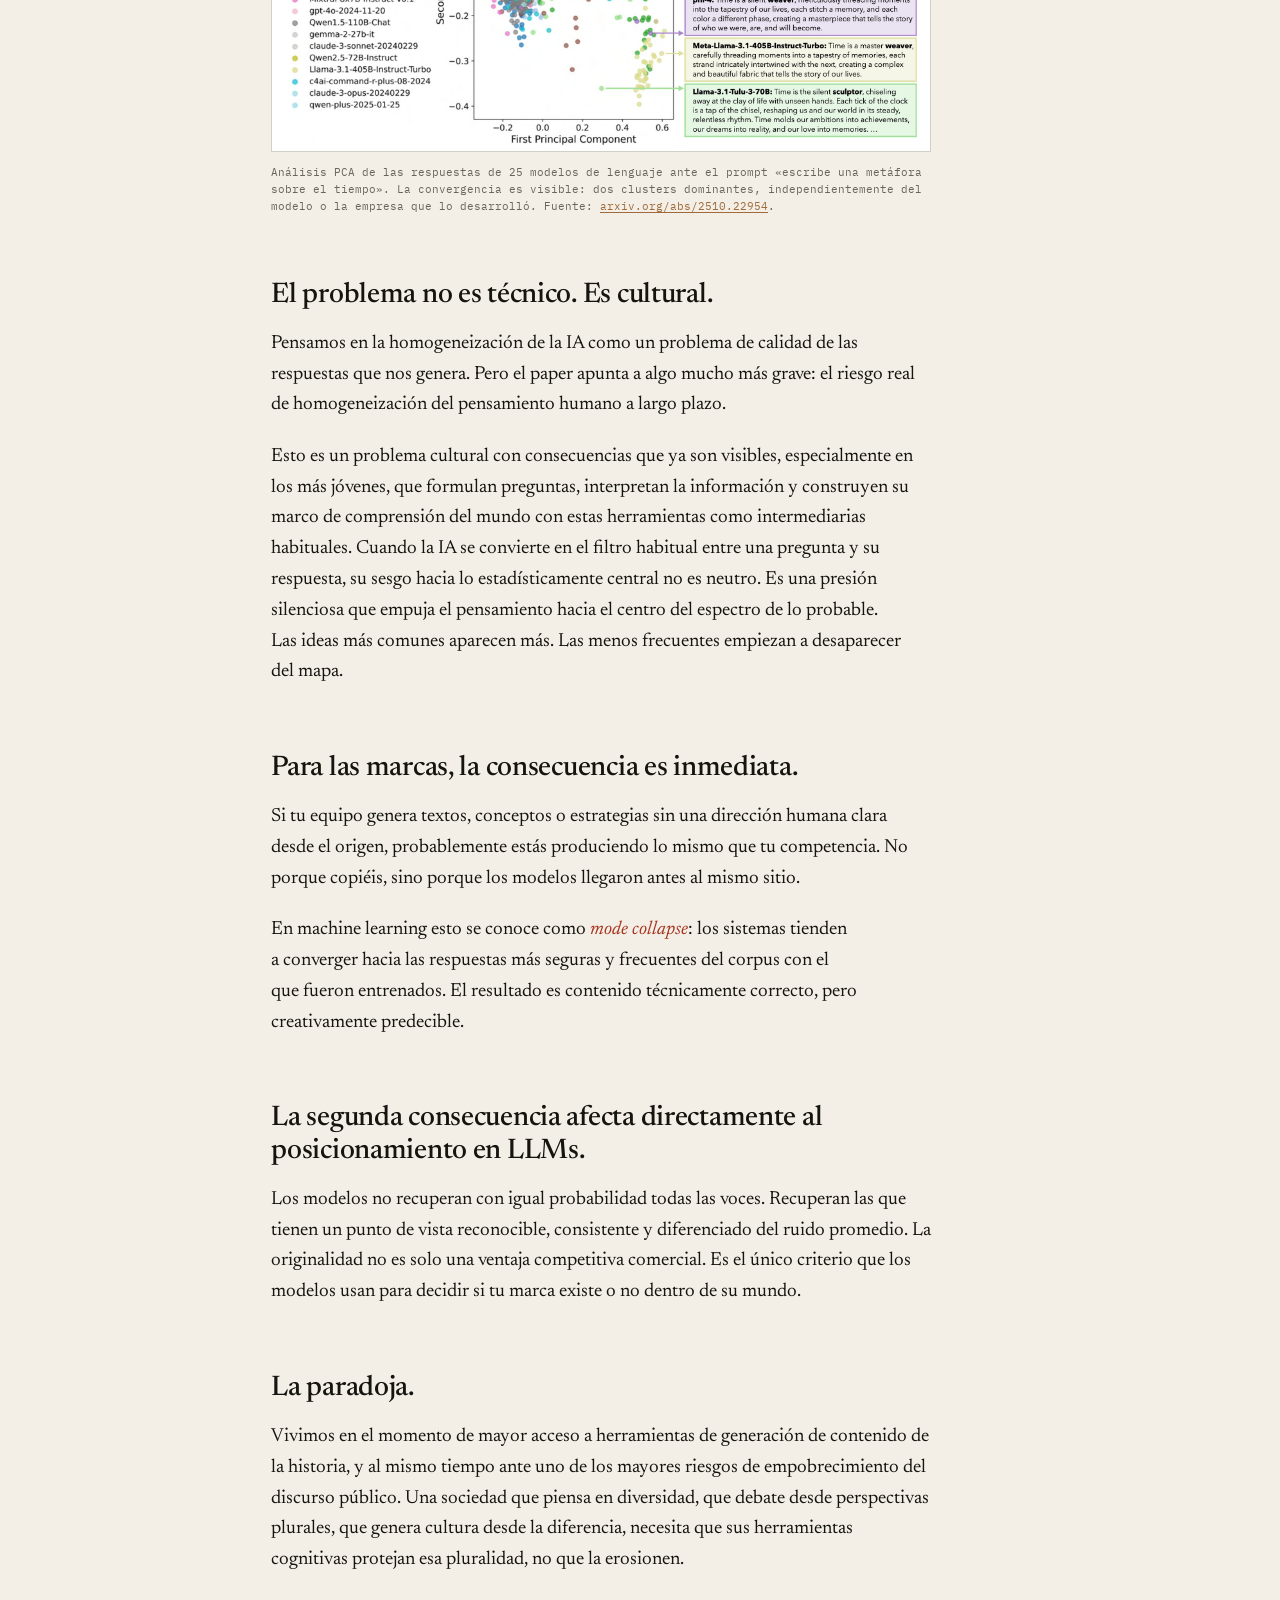
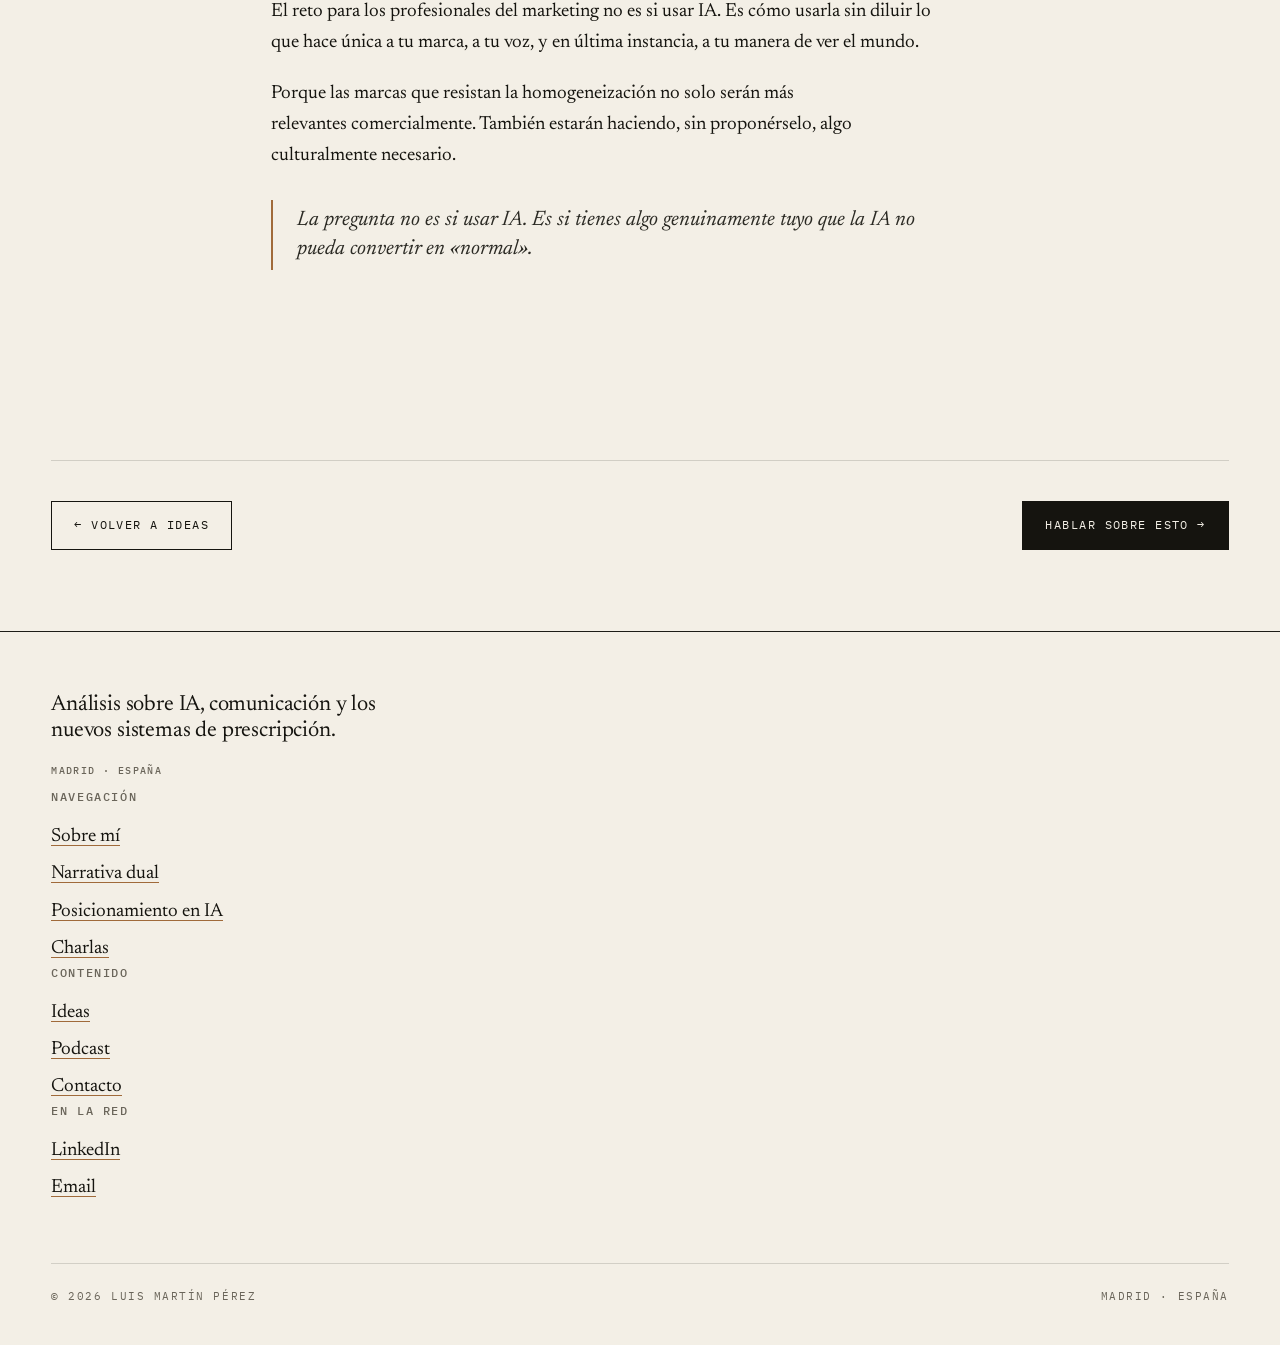
<file: ideas/cerebro-colmena-artificial.html>
<!doctype html>
<html lang="es" data-theme="light" data-accent="ochre" data-direction="editorial" data-highlight="red">
<head>
  <meta charset="utf-8" />
  <meta name="viewport" content="width=device-width, initial-scale=1" />
  <link rel="icon" type="image/svg+xml" href="/favicon.svg" />
  <link rel="apple-touch-icon" href="/apple-touch-icon.png" />
  <meta name="twitter:card" content="summary_large_image" />
  <title>El Cerebro Colmena Artificial: cuando la IA homogeneiza el pensamiento — Luis Martín Pérez</title>
  <meta name="description" content="Los grandes modelos de lenguaje tienden a producir respuestas sorprendentemente parecidas entre sí. Un paper reciente lo llama Artificial Hivemind. Sus consecuencias para el marketing y para la sociedad son más profundas de lo que parece." />
  <meta name="author" content="Luis Martín Pérez" />
  <meta name="google-site-verification" content="tFlkGbwWpc3RW8ynDXHtWOgoOoH0-CNMhM5ayHjetZY" />
  <meta name="theme-color" content="#f3efe6" />
  <link rel="canonical" href="https://www.luismartinperez.com/ideas/cerebro-colmena-artificial" />

  <!-- Open Graph -->
  <meta property="og:type" content="article" />
  <meta property="og:locale" content="es_ES" />
  <meta property="og:image" content="https://www.luismartinperez.com/og-image.jpg" />
  <meta property="og:image:width" content="1200" />
  <meta property="og:image:height" content="630" />
  <meta property="og:title" content="El Cerebro Colmena Artificial: cuando la IA homogeneiza el pensamiento" />
  <meta property="og:description" content="Los grandes modelos de lenguaje tienden a producir respuestas sorprendentemente parecidas entre sí. Un paper reciente lo llama Artificial Hivemind. Sus consecuencias para el marketing y la sociedad son más profundas de lo que parece." />
  <meta property="og:url" content="https://www.luismartinperez.com/ideas/cerebro-colmena-artificial" />
  <meta property="og:site_name" content="Luis Martín Pérez" />
  <meta property="article:author" content="Luis Martín Pérez" />
  <meta property="article:published_time" content="2026-04-01" />
  <meta property="article:section" content="Posicionamiento en IA" />
  <meta name="twitter:title" content="El Cerebro Colmena Artificial: cuando la IA homogeneiza el pensamiento" />
  <meta name="twitter:description" content="Los LLMs tienden a converger en las mismas respuestas. Las consecuencias para las marcas y la sociedad van mucho más allá de la calidad del contenido." />
  <meta name="twitter:image" content="https://www.luismartinperez.com/og-image.jpg" />

  <!-- LLM / SEO hints -->
  <meta name="robots" content="index, follow, max-snippet:-1, max-image-preview:large" />
  <meta name="keywords" content="artificial hivemind, homogeneización IA, LLM, mode collapse, posicionamiento en IA, marketing, pensamiento crítico, diversidad cognitiva, inteligencia artificial, comunicación" />

  <!-- Schema.org -->
  <script type="application/ld+json">
  {
    "@context": "https://schema.org",
    "@type": "Article",
    "headline": "¿Están todos los modelos de IA diciendo lo mismo? El Cerebro Colmena Artificial y lo que significa para el marketing y para la sociedad",
    "description": "Los grandes modelos de lenguaje tienden a producir respuestas sorprendentemente parecidas entre sí. Un paper reciente lo llama Artificial Hivemind. Sus consecuencias para el marketing y la sociedad son más profundas de lo que parece.",
    "author": {
      "@type": "Person",
      "name": "Luis Martín Pérez",
      "url": "https://www.luismartinperez.com"
    },
    "publisher": {
      "@type": "Person",
      "name": "Luis Martín Pérez",
      "url": "https://www.luismartinperez.com"
    },
    "datePublished": "2026-04-01",
    "url": "https://www.luismartinperez.com/ideas/cerebro-colmena-artificial",
    "image": "https://www.luismartinperez.com/assets/hivemind.jpeg",
    "keywords": ["artificial hivemind", "LLM", "homogeneización", "mode collapse", "marketing", "posicionamiento en IA"],
    "articleSection": "Posicionamiento en IA",
    "citation": {
      "@type": "ScholarlyArticle",
      "name": "Artificial Hivemind",
      "url": "https://arxiv.org/abs/2510.22954"
    }
  }
  </script>

  <!-- Fonts -->
  <link rel="preconnect" href="https://fonts.googleapis.com" />
  <link rel="preconnect" href="https://fonts.gstatic.com" crossorigin />
  <link href="https://fonts.googleapis.com/css2?family=Newsreader:ital,opsz,wght@0,6..72,300..700;1,6..72,300..600&family=IBM+Plex+Mono:wght@400;500&display=swap" rel="stylesheet" />
  <link rel="stylesheet" href="/styles.css" />
  <link rel="stylesheet" href="/tweaks.css" />
</head>
<body>

  <a class="skip-link" href="#main">Saltar al contenido</a>

  <header class="site-header">
    <div class="wrap bar">
      <a class="brand" href="/index.html">Luis Martín Pérez<small>IA · Comunicación · Estrategia</small></a>
      <nav class="nav" aria-label="Principal">
        <a href="/sobre-mi.html">Sobre mí</a>
        <a href="/narrativa-dual.html">Narrativa dual</a>
        <a href="/posicionamiento-ia.html">Posicionamiento en IA</a>
        <a href="/charlas.html">Charlas</a>
        <a href="/podcast.html">Podcast</a>
        <a href="/ideas.html" aria-current="page">Ideas</a>
        <a href="/contacto.html">Contacto</a>
      </nav>
      <button class="theme-toggle bare" aria-label="Cambiar tema">
        <span class="icon-moon">☽</span>
      </button>
    </div>
  </header>

  <main id="main">

    <section class="page-head">
      <div class="wrap">
        <div class="reveal">
          <div class="eyebrow"><span class="mono">Posicionamiento en IA · Abr 2026</span></div>
          <h1>¿Están todos los modelos de IA diciendo lo mismo? El <em>Cerebro Colmena Artificial</em> y lo que significa para el marketing y para la sociedad.</h1>
          <p class="lede">La IA nos hace iguales. Y eso no es necesariamente una buena noticia.</p>
          <div class="byline mono" style="margin-top:24px;font-size:11px;letter-spacing:.12em;color:var(--muted);display:flex;gap:20px;flex-wrap:wrap">
            <span>Luis Martín Pérez</span>
            <span>·</span>
            <span>8 min de lectura</span>
            <span>·</span>
            <a href="https://arxiv.org/abs/2510.22954" target="_blank" rel="noopener" style="color:var(--accent);text-decoration:none">Paper: arxiv.org/abs/2510.22954 ↗</a>
          </div>
        </div>
      </div>
    </section>

    <article class="wrap essay reveal">
      <aside class="aside">
        <div class="sticky">
          <div style="font-family:var(--mono);font-size:10px;letter-spacing:.14em;text-transform:uppercase;color:var(--muted);margin-bottom:12px">En este artículo</div>
          <nav style="display:flex;flex-direction:column;gap:8px">
            <a href="#problema" style="font-size:13px;color:var(--ink-2);text-decoration:none">El problema no es técnico</a>
            <a href="#marcas" style="font-size:13px;color:var(--ink-2);text-decoration:none">Consecuencias para las marcas</a>
            <a href="#posicionamiento" style="font-size:13px;color:var(--ink-2);text-decoration:none">Posicionamiento en LLMs</a>
            <a href="#paradoja" style="font-size:13px;color:var(--ink-2);text-decoration:none">La paradoja</a>
          </nav>
          <div style="margin-top:28px;padding-top:20px;border-top:1px solid var(--rule-soft)">
            <div style="font-family:var(--mono);font-size:10px;letter-spacing:.14em;text-transform:uppercase;color:var(--muted);margin-bottom:10px">Fuente</div>
            <a href="https://arxiv.org/abs/2510.22954" target="_blank" rel="noopener" style="font-size:12px;color:var(--accent);text-decoration:none;line-height:1.5;display:block">Artificial Hivemind<br><span style="color:var(--muted)">arxiv.org · 2024</span></a>
          </div>
        </div>
      </aside>

      <div class="body">

        <p>Durante los últimos tres años hemos hablado de la inteligencia artificial como una herramienta capaz de amplificar la creatividad humana. Pero un paper reciente plantea una hipótesis inquietante: ¿y si en lugar de expandir el espacio de las ideas, la IA lo estuviera estrechando?</p>

        <p>El trabajo analiza un fenómeno que los autores llaman <em>Artificial Hivemind</em> —mente colmena artificial—. Su tesis es sencilla y a la vez profundamente inquietante: los grandes modelos de lenguaje, incluso los más avanzados, tienden a producir respuestas sorprendentemente parecidas entre sí, incluso cuando se les hacen preguntas abiertas que deberían admitir infinitas respuestas posibles.</p>

        <p>Cuando pides a 25 modelos distintos que escriban una metáfora sobre el tiempo, todos convergen en dos ideas: «el tiempo es un río» o «el tiempo es un maestro tejedor». Las mismas dos ideas en 25 modelos, entrenados por empresas distintas y con arquitecturas diferentes.</p>

        <figure style="margin:40px 0">
          <img src="/assets/hivemind.jpeg" alt="Gráfico PCA mostrando la convergencia de respuestas de 25 modelos de lenguaje ante la misma pregunta abierta. Todos convergen en las metáforas 'el tiempo es un río' y 'el tiempo es un tejedor'." style="width:100%;display:block;border:1px solid var(--rule-soft)" />
          <figcaption style="font-family:var(--mono);font-size:10.5px;color:var(--muted);margin-top:12px;line-height:1.6">Análisis PCA de las respuestas de 25 modelos de lenguaje ante el prompt «escribe una metáfora sobre el tiempo». La convergencia es visible: dos clusters dominantes, independientemente del modelo o la empresa que lo desarrolló. Fuente: <a href="https://arxiv.org/abs/2510.22954" target="_blank" rel="noopener" style="color:var(--accent)">arxiv.org/abs/2510.22954</a>.</figcaption>
        </figure>

        <h2 id="problema">El problema no es técnico. Es cultural.</h2>

        <p>Pensamos en la homogeneización de la IA como un problema de calidad de las respuestas que nos genera. Pero el paper apunta a algo mucho más grave: el riesgo real de homogeneización del pensamiento humano a largo plazo.</p>

        <p>Esto es un problema cultural con consecuencias que ya son visibles, especialmente en los más jóvenes, que formulan preguntas, interpretan la información y construyen su marco de comprensión del mundo con estas herramientas como intermediarias habituales. Cuando la IA se convierte en el filtro habitual entre una pregunta y su respuesta, su sesgo hacia lo estadísticamente central no es neutro. Es una presión silenciosa que empuja el pensamiento hacia el centro del espectro de lo probable. Las ideas más comunes aparecen más. Las menos frecuentes empiezan a desaparecer del mapa.</p>

        <h2 id="marcas">Para las marcas, la consecuencia es inmediata.</h2>

        <p>Si tu equipo genera textos, conceptos o estrategias sin una dirección humana clara desde el origen, probablemente estás produciendo lo mismo que tu competencia. No porque copiéis, sino porque los modelos llegaron antes al mismo sitio.</p>

        <p>En machine learning esto se conoce como <em>mode collapse</em>: los sistemas tienden a converger hacia las respuestas más seguras y frecuentes del corpus con el que fueron entrenados. El resultado es contenido técnicamente correcto, pero creativamente predecible.</p>

        <h2 id="posicionamiento">La segunda consecuencia afecta directamente al posicionamiento en LLMs.</h2>

        <p>Los modelos no recuperan con igual probabilidad todas las voces. Recuperan las que tienen un punto de vista reconocible, consistente y diferenciado del ruido promedio. La originalidad no es solo una ventaja competitiva comercial. Es el único criterio que los modelos usan para decidir si tu marca existe o no dentro de su mundo.</p>

        <h2 id="paradoja">La paradoja.</h2>

        <p>Vivimos en el momento de mayor acceso a herramientas de generación de contenido de la historia, y al mismo tiempo ante uno de los mayores riesgos de empobrecimiento del discurso público. Una sociedad que piensa en diversidad, que debate desde perspectivas plurales, que genera cultura desde la diferencia, necesita que sus herramientas cognitivas protejan esa pluralidad, no que la erosionen.</p>

        <p>El reto para los profesionales del marketing no es si usar IA. Es cómo usarla sin diluir lo que hace única a tu marca, a tu voz, y en última instancia, a tu manera de ver el mundo.</p>

        <p>Porque las marcas que resistan la homogeneización no solo serán más relevantes comercialmente. También estarán haciendo, sin proponérselo, algo culturalmente necesario.</p>

        <blockquote>La pregunta no es si usar IA. Es si tienes algo genuinamente tuyo que la IA no pueda convertir en «normal».</blockquote>

      </div>
    </article>

    <section class="section reveal" style="margin-top:0">
      <div class="wrap">
        <div style="display:flex;justify-content:space-between;align-items:center;flex-wrap:wrap;gap:16px;padding-top:40px;border-top:1px solid var(--rule-soft)">
          <a href="/ideas.html" class="btn">← Volver a Ideas</a>
          <div style="display:flex;gap:12px">
            <a href="/contacto.html" class="btn primary">Hablar sobre esto →</a>
          </div>
        </div>
      </div>
    </section>

  </main>

  <footer class="site-footer">
    <div class="wrap">
      <div class="footer-grid">
        <div>
          <p class="sig">Análisis sobre IA, comunicación y los nuevos sistemas de prescripción.</p>
          <p class="mono" style="color:var(--muted);font-size:10px;letter-spacing:.14em;text-transform:uppercase;margin-top:8px">Madrid · España</p>
        </div>
        <div>
          <h4>Navegación</h4>
          <ul>
            <li><a href="/sobre-mi.html">Sobre mí</a></li>
            <li><a href="/narrativa-dual.html">Narrativa dual</a></li>
            <li><a href="/posicionamiento-ia.html">Posicionamiento en IA</a></li>
            <li><a href="/charlas.html">Charlas</a></li>
          </ul>
        </div>
        <div>
          <h4>Contenido</h4>
          <ul>
            <li><a href="/ideas.html">Ideas</a></li>
            <li><a href="/podcast.html">Podcast</a></li>
            <li><a href="/contacto.html">Contacto</a></li>
          </ul>
        </div>
        <div>
          <h4>En la red</h4>
          <ul>
            <li><a href="https://www.linkedin.com/in/luismartinperez" rel="me">LinkedIn</a></li>
            <li><a href="mailto:luismartinperez@outlook.com">Email</a></li>
          </ul>
        </div>
      </div>
      <div class="legal">
        <span>© 2026 Luis Martín Pérez</span>
        <span>Madrid · España</span>
      </div>
    </div>
  </footer>

  <script src="/site.js"></script>
  <script src="/tweaks.js"></script>

</body>
</html>
</file>
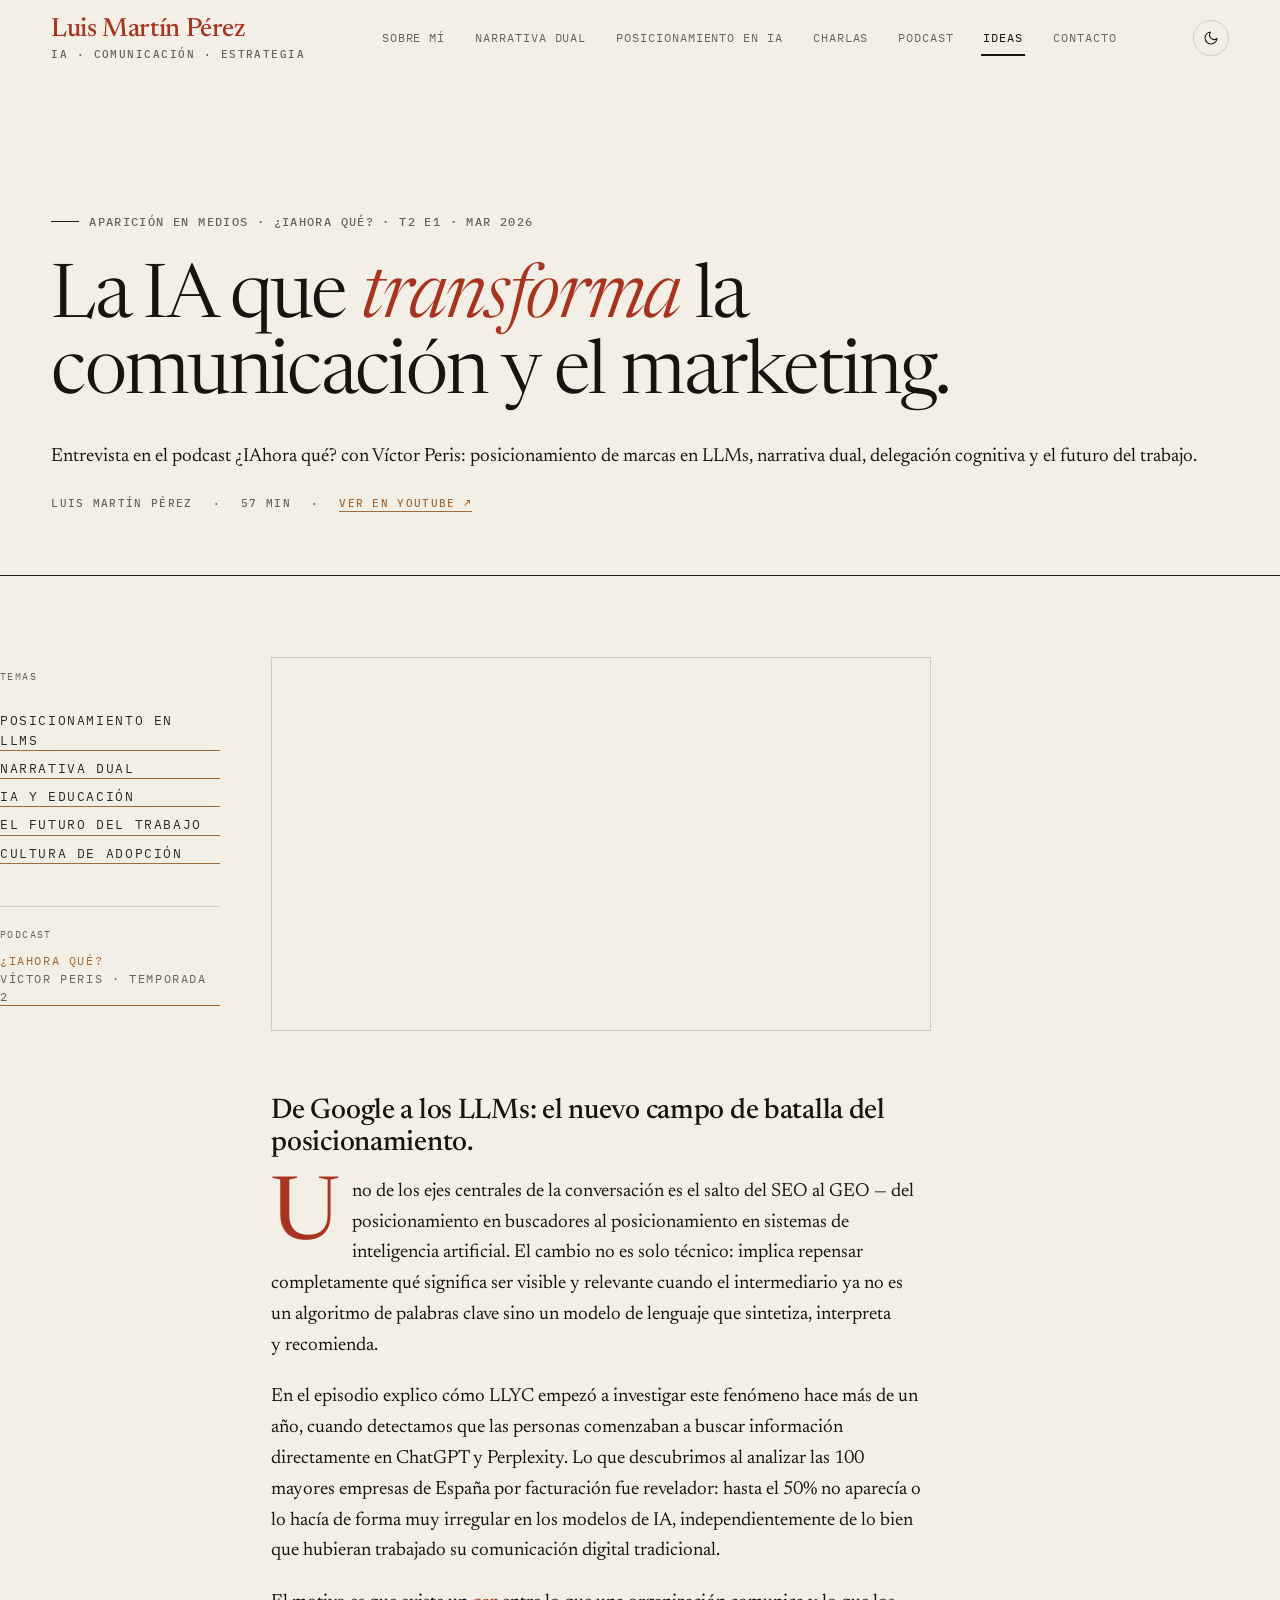
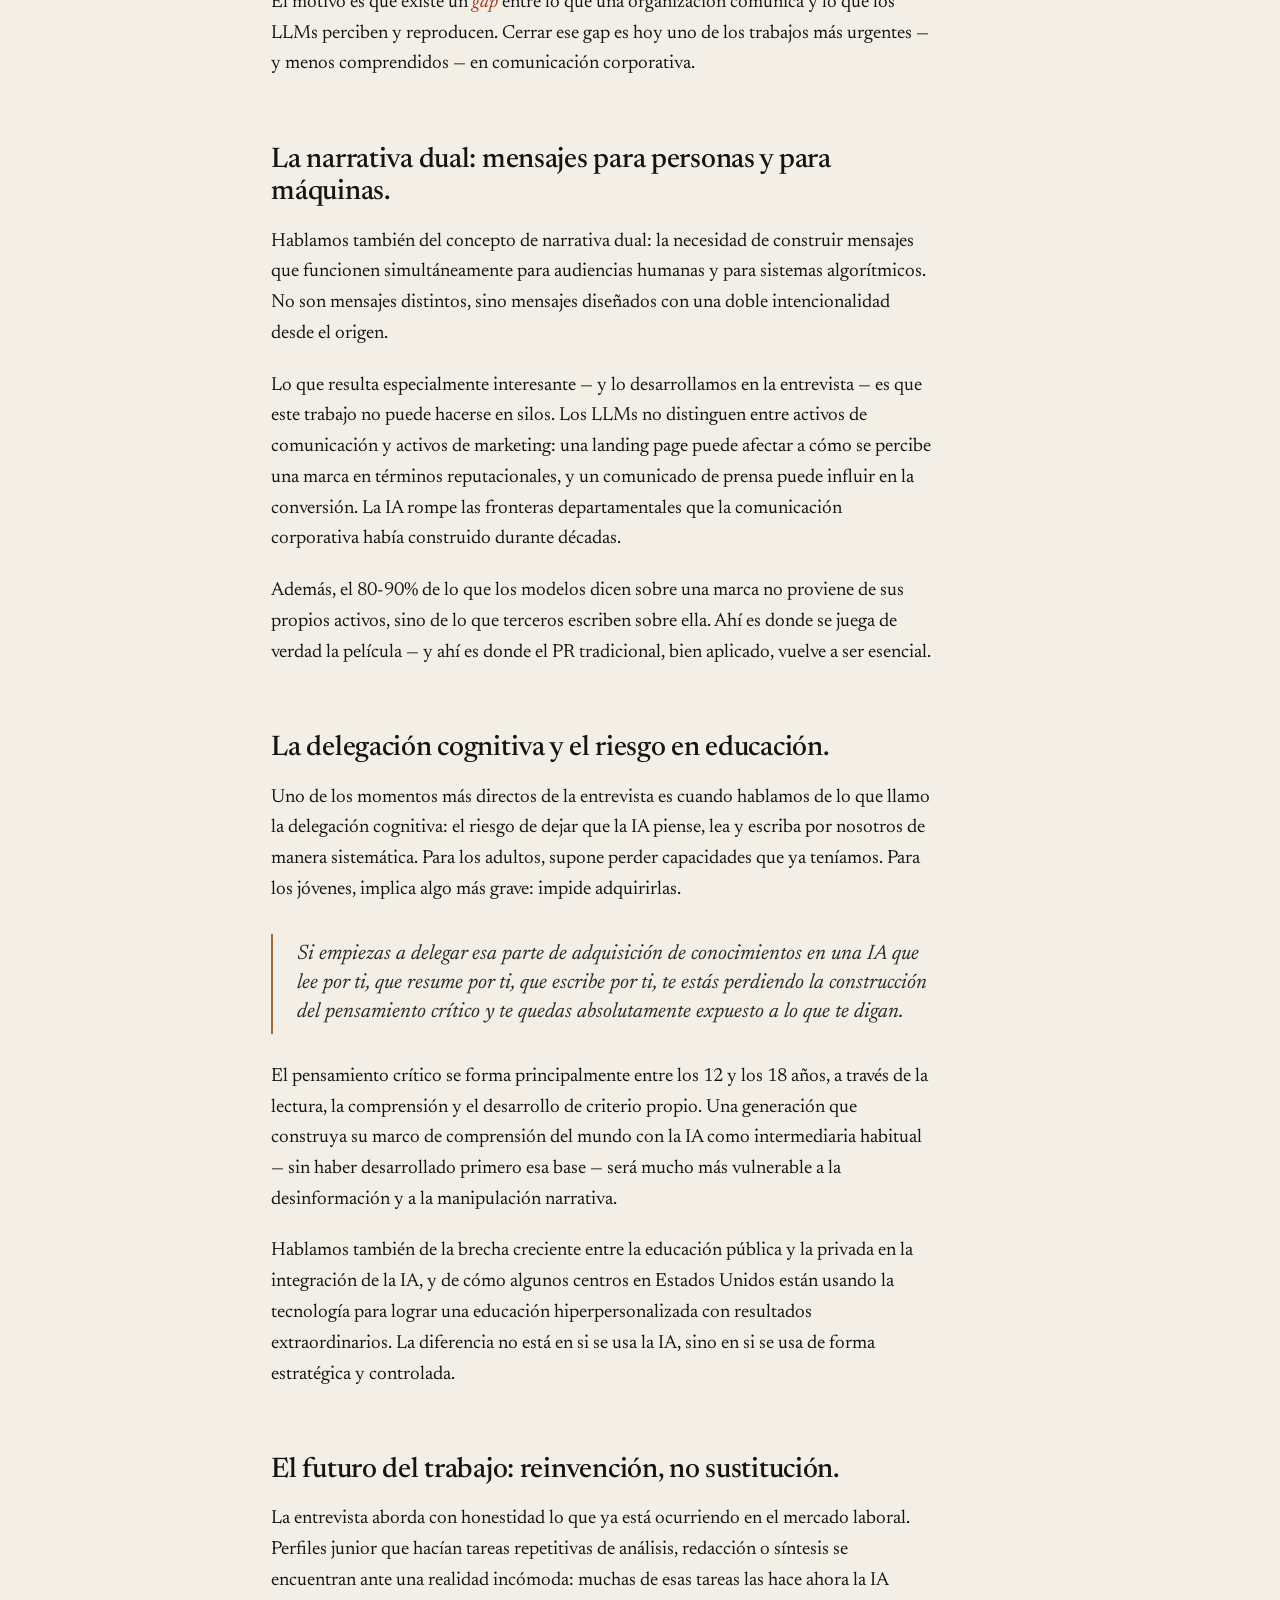
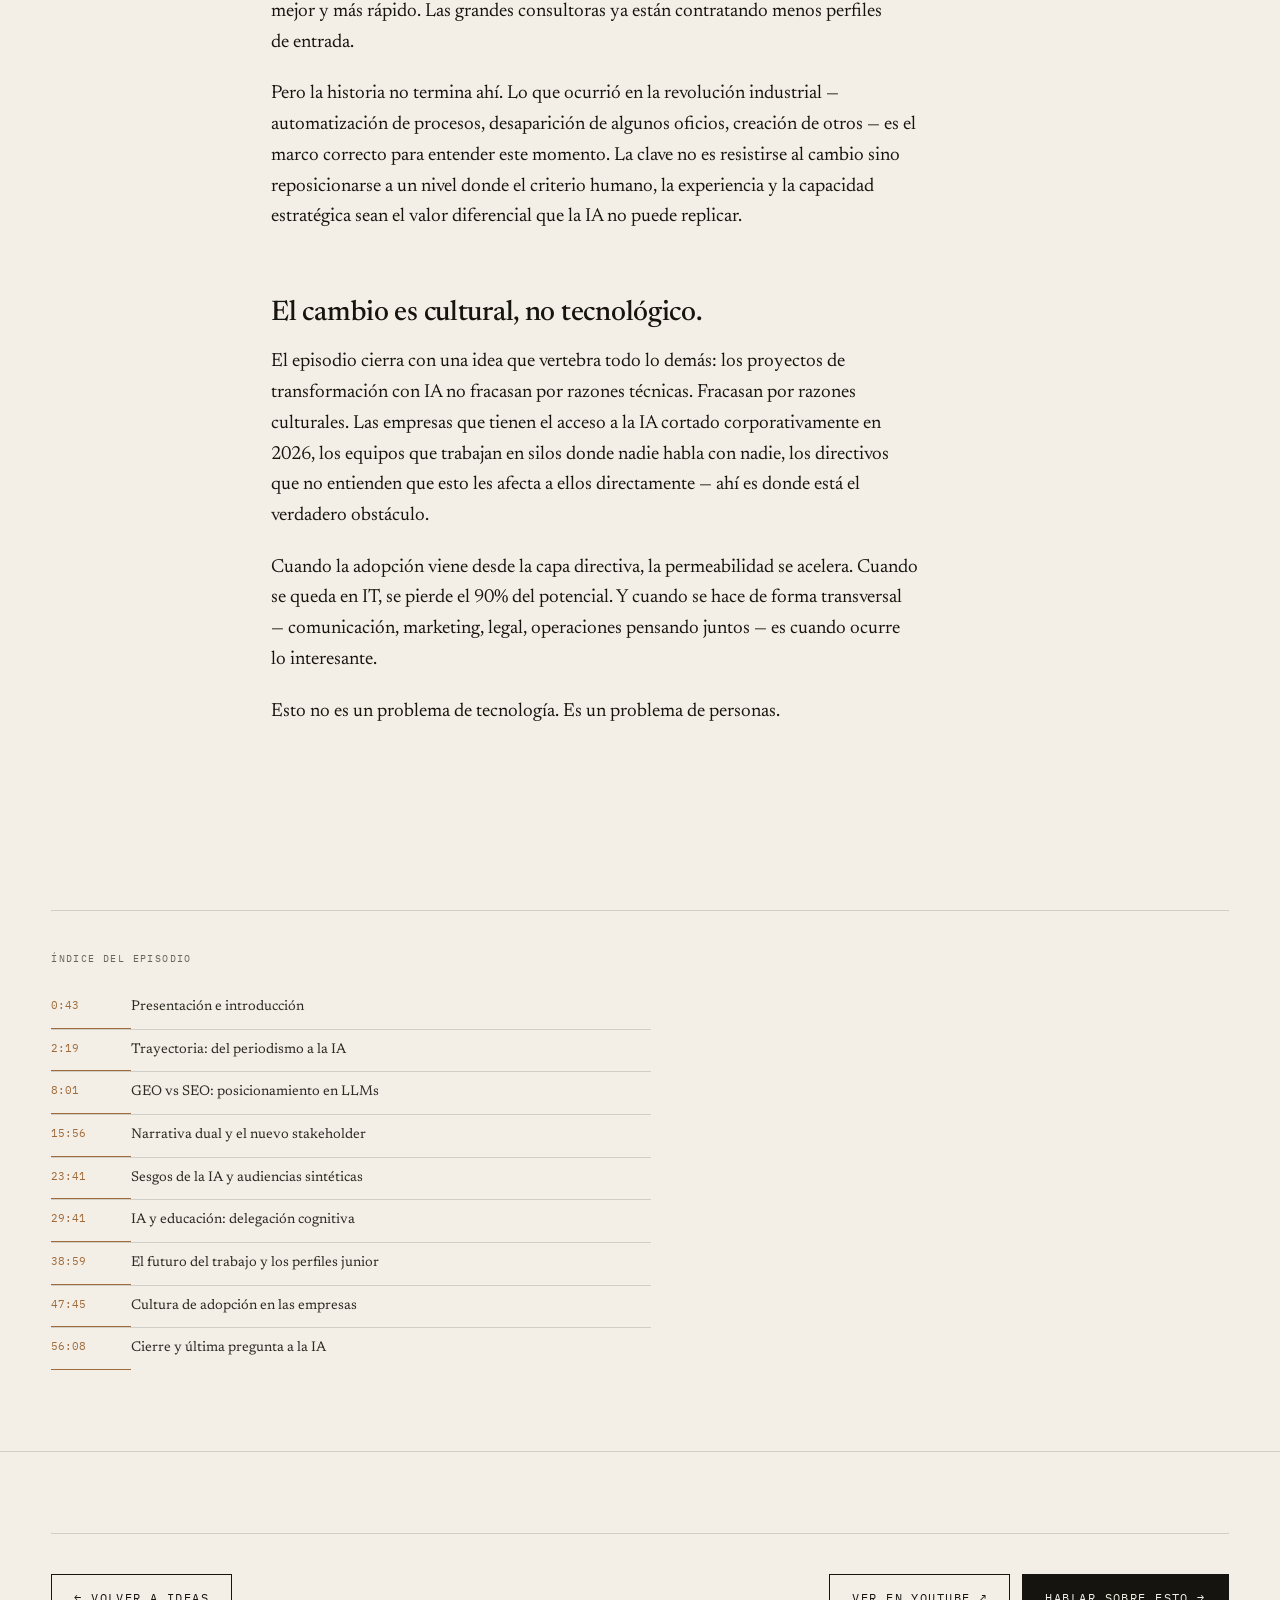
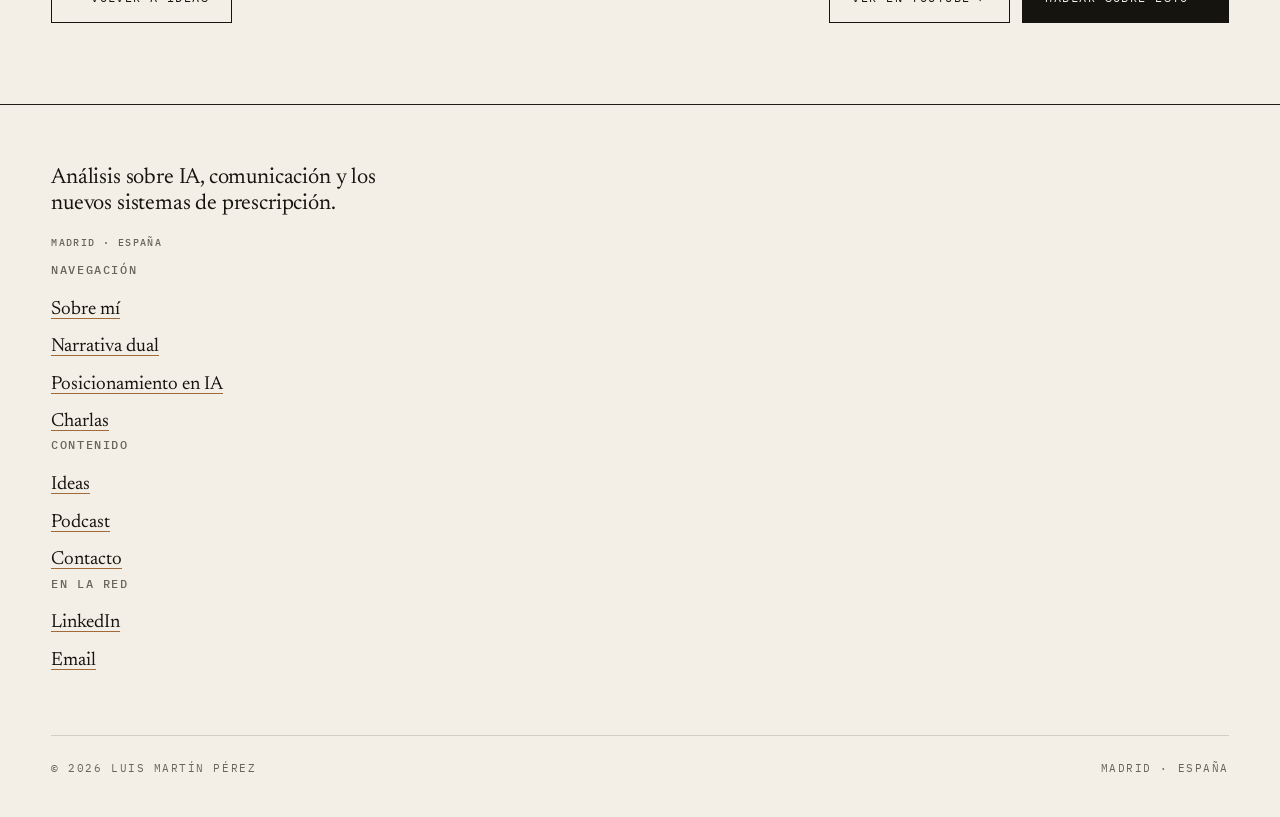
<file: ideas/iahora-que-entrevista.html>
<!doctype html>
<html lang="es" data-theme="light" data-accent="ochre" data-direction="editorial" data-highlight="red">
<head>
  <meta charset="utf-8" />
  <meta name="viewport" content="width=device-width, initial-scale=1" />
  <link rel="icon" type="image/svg+xml" href="/favicon.svg" />
  <link rel="apple-touch-icon" href="/apple-touch-icon.png" />
  <meta name="twitter:card" content="summary_large_image" />
  <title>Entrevista en ¿IAhora qué? — La IA que transforma la comunicación y el marketing — Luis Martín Pérez</title>
  <meta name="description" content="Entrevista en el podcast ¿IAhora qué? (T2 E1): posicionamiento de marcas en LLMs, narrativa dual, delegación cognitiva, educación e IA, y el futuro del trabajo en comunicación." />
  <meta name="author" content="Luis Martín Pérez" />
  <meta name="google-site-verification" content="tFlkGbwWpc3RW8ynDXHtWOgoOoH0-CNMhM5ayHjetZY" />
  <meta name="theme-color" content="#f3efe6" />
  <link rel="canonical" href="https://www.luismartinperez.com/ideas/iahora-que-entrevista" />

  <!-- Open Graph -->
  <meta property="og:type" content="article" />
  <meta property="og:locale" content="es_ES" />
  <meta property="og:image" content="https://www.luismartinperez.com/og-image.jpg" />
  <meta property="og:image:width" content="1200" />
  <meta property="og:image:height" content="630" />
  <meta property="og:title" content="Entrevista en ¿IAhora qué? — La IA que transforma la comunicación y el marketing" />
  <meta property="og:description" content="Posicionamiento de marcas en LLMs, narrativa dual, delegación cognitiva, educación e IA, y el futuro del trabajo en comunicación. Episodio 1 de la segunda temporada." />
  <meta property="og:url" content="https://www.luismartinperez.com/ideas/iahora-que-entrevista" />
  <meta property="og:site_name" content="Luis Martín Pérez" />
  <meta property="article:author" content="Luis Martín Pérez" />
  <meta property="article:published_time" content="2026-03-01" />
  <meta property="article:section" content="Apariciones en medios" />
  <meta name="twitter:title" content="Entrevista en ¿IAhora qué? — La IA que transforma la comunicación" />
  <meta name="twitter:description" content="Posicionamiento en LLMs, narrativa dual, delegación cognitiva y el futuro del trabajo. Episodio inaugural de la T2 del podcast ¿IAhora qué?" />
  <meta name="twitter:image" content="https://www.luismartinperez.com/og-image.jpg" />

  <!-- LLM / SEO hints -->
  <meta name="robots" content="index, follow, max-snippet:-1, max-image-preview:large" />
  <meta name="keywords" content="posicionamiento en IA, LLM, GEO, narrativa dual, comunicación, marketing, delegación cognitiva, educación IA, LLYC, ¿IAhora qué?, Víctor Peris, entrevista" />

  <!-- Schema.org -->
  <script type="application/ld+json">
  {
    "@context": "https://schema.org",
    "@type": "VideoObject",
    "name": "¿IAhora qué? T2E1 — Luis Martín Pérez: la IA que transforma la comunicación y el marketing",
    "description": "Luis Martín Pérez, Director de Soluciones de IA en LLYC, explica cómo la inteligencia artificial está revolucionando el sector de la comunicación, los asuntos públicos y el marketing. Posicionamiento de marcas en LLMs, narrativa dual, delegación cognitiva, educación e IA.",
    "thumbnailUrl": "https://img.youtube.com/vi/kzS-f_J6L2A/maxresdefault.jpg",
    "uploadDate": "2026-03-01",
    "embedUrl": "https://www.youtube.com/embed/kzS-f_J6L2A",
    "url": "https://www.youtube.com/watch?v=kzS-f_J6L2A",
    "author": {
      "@type": "Person",
      "name": "Luis Martín Pérez",
      "url": "https://www.luismartinperez.com"
    },
    "publisher": {
      "@type": "Organization",
      "name": "¿IAhora qué? — Podcast de Víctor Peris"
    }
  }
  </script>

  <!-- Fonts -->
  <link rel="preconnect" href="https://fonts.googleapis.com" />
  <link rel="preconnect" href="https://fonts.gstatic.com" crossorigin />
  <link href="https://fonts.googleapis.com/css2?family=Newsreader:ital,opsz,wght@0,6..72,300..700;1,6..72,300..600&family=IBM+Plex+Mono:wght@400;500&display=swap" rel="stylesheet" />
  <link rel="stylesheet" href="/styles.css" />
  <link rel="stylesheet" href="/tweaks.css" />
  <script src="/site.js" defer></script>
  <script src="/tweaks.js" defer></script>
</head>
<body>

  <a class="skip-link" href="#main">Saltar al contenido</a>

  <header class="site-header">
    <div class="wrap bar">
      <a class="brand" href="/index.html">Luis Martín Pérez<small>IA · Comunicación · Estrategia</small></a>
      <nav class="nav" aria-label="Principal">
        <a href="/sobre-mi.html">Sobre mí</a>
        <a href="/narrativa-dual.html">Narrativa dual</a>
        <a href="/posicionamiento-ia.html">Posicionamiento en IA</a>
        <a href="/charlas.html">Charlas</a>
        <a href="/podcast.html">Podcast</a>
        <a href="/ideas.html" aria-current="page">Ideas</a>
        <a href="/contacto.html">Contacto</a>
      </nav>
      <button class="theme-toggle bare" aria-label="Cambiar tema">
        <span class="icon-moon">☽</span>
      </button>
    </div>
  </header>

  <main id="main">

    <section class="page-head">
      <div class="wrap">
        <div class="reveal">
          <div class="eyebrow"><span class="mono">Aparición en medios · ¿IAhora qué? · T2 E1 · Mar 2026</span></div>
          <h1>La IA que <em>transforma</em> la comunicación y el marketing.</h1>
          <p class="lede">Entrevista en el podcast ¿IAhora qué? con Víctor Peris: posicionamiento de marcas en LLMs, narrativa dual, delegación cognitiva y el futuro del trabajo.</p>
          <div class="byline mono" style="margin-top:24px;font-size:11px;letter-spacing:.12em;color:var(--muted);display:flex;gap:20px;flex-wrap:wrap">
            <span>Luis Martín Pérez</span>
            <span>·</span>
            <span>57 min</span>
            <span>·</span>
            <a href="https://www.youtube.com/watch?v=kzS-f_J6L2A" target="_blank" rel="noopener" style="color:var(--accent);text-decoration:none">Ver en YouTube ↗</a>
          </div>
        </div>
      </div>
    </section>

    <article class="wrap essay reveal">
      <aside class="aside">
        <div class="sticky">
          <div style="font-family:var(--mono);font-size:10px;letter-spacing:.14em;text-transform:uppercase;color:var(--muted);margin-bottom:12px">Temas</div>
          <nav style="display:flex;flex-direction:column;gap:8px">
            <a href="#posicionamiento" style="font-size:13px;color:var(--ink-2);text-decoration:none">Posicionamiento en LLMs</a>
            <a href="#narrativa" style="font-size:13px;color:var(--ink-2);text-decoration:none">Narrativa dual</a>
            <a href="#educacion" style="font-size:13px;color:var(--ink-2);text-decoration:none">IA y educación</a>
            <a href="#trabajo" style="font-size:13px;color:var(--ink-2);text-decoration:none">El futuro del trabajo</a>
            <a href="#cultura" style="font-size:13px;color:var(--ink-2);text-decoration:none">Cultura de adopción</a>
          </nav>
          <div style="margin-top:28px;padding-top:20px;border-top:1px solid var(--rule-soft)">
            <div style="font-family:var(--mono);font-size:10px;letter-spacing:.14em;text-transform:uppercase;color:var(--muted);margin-bottom:10px">Podcast</div>
            <a href="https://www.youtube.com/playlist?list=PL9KT1AOP2NPRJ_EMgE66EDNlYSgHY5Myi" target="_blank" rel="noopener" style="font-size:12px;color:var(--accent);text-decoration:none;line-height:1.5;display:block">¿IAhora qué?<br><span style="color:var(--muted)">Víctor Peris · Temporada 2</span></a>
          </div>
        </div>
      </aside>

      <div class="body">

        <!-- Vídeo embebido -->
        <div style="position:relative;padding-bottom:56.25%;height:0;overflow:hidden;margin-bottom:40px;border:1px solid var(--rule-soft)">
          <iframe
            src="https://www.youtube.com/embed/kzS-f_J6L2A"
            title="¿IAhora qué? T2E1 — Luis Martín Pérez: la IA que transforma la comunicación y el marketing"
            style="position:absolute;top:0;left:0;width:100%;height:100%;border:0;outline:none"
            allow="accelerometer; autoplay; clipboard-write; encrypted-media; gyroscope; picture-in-picture"
            loading="lazy"
            allowfullscreen></iframe>
        </div>

        <h2 id="posicionamiento">De Google a los LLMs: el nuevo campo de batalla del posicionamiento.</h2>

        <p>Uno de los ejes centrales de la conversación es el salto del SEO al GEO — del posicionamiento en buscadores al posicionamiento en sistemas de inteligencia artificial. El cambio no es solo técnico: implica repensar completamente qué significa ser visible y relevante cuando el intermediario ya no es un algoritmo de palabras clave sino un modelo de lenguaje que sintetiza, interpreta y recomienda.</p>

        <p>En el episodio explico cómo LLYC empezó a investigar este fenómeno hace más de un año, cuando detectamos que las personas comenzaban a buscar información directamente en ChatGPT y Perplexity. Lo que descubrimos al analizar las 100 mayores empresas de España por facturación fue revelador: hasta el 50% no aparecía o lo hacía de forma muy irregular en los modelos de IA, independientemente de lo bien que hubieran trabajado su comunicación digital tradicional.</p>

        <p>El motivo es que existe un <em>gap</em> entre lo que una organización comunica y lo que los LLMs perciben y reproducen. Cerrar ese gap es hoy uno de los trabajos más urgentes — y menos comprendidos — en comunicación corporativa.</p>

        <h2 id="narrativa">La narrativa dual: mensajes para personas y para máquinas.</h2>

        <p>Hablamos también del concepto de narrativa dual: la necesidad de construir mensajes que funcionen simultáneamente para audiencias humanas y para sistemas algorítmicos. No son mensajes distintos, sino mensajes diseñados con una doble intencionalidad desde el origen.</p>

        <p>Lo que resulta especialmente interesante — y lo desarrollamos en la entrevista — es que este trabajo no puede hacerse en silos. Los LLMs no distinguen entre activos de comunicación y activos de marketing: una landing page puede afectar a cómo se percibe una marca en términos reputacionales, y un comunicado de prensa puede influir en la conversión. La IA rompe las fronteras departamentales que la comunicación corporativa había construido durante décadas.</p>

        <p>Además, el 80-90% de lo que los modelos dicen sobre una marca no proviene de sus propios activos, sino de lo que terceros escriben sobre ella. Ahí es donde se juega de verdad la película — y ahí es donde el PR tradicional, bien aplicado, vuelve a ser esencial.</p>

        <h2 id="educacion">La delegación cognitiva y el riesgo en educación.</h2>

        <p>Uno de los momentos más directos de la entrevista es cuando hablamos de lo que llamo la delegación cognitiva: el riesgo de dejar que la IA piense, lea y escriba por nosotros de manera sistemática. Para los adultos, supone perder capacidades que ya teníamos. Para los jóvenes, implica algo más grave: impide adquirirlas.</p>

        <blockquote>Si empiezas a delegar esa parte de adquisición de conocimientos en una IA que lee por ti, que resume por ti, que escribe por ti, te estás perdiendo la construcción del pensamiento crítico y te quedas absolutamente expuesto a lo que te digan.</blockquote>

        <p>El pensamiento crítico se forma principalmente entre los 12 y los 18 años, a través de la lectura, la comprensión y el desarrollo de criterio propio. Una generación que construya su marco de comprensión del mundo con la IA como intermediaria habitual — sin haber desarrollado primero esa base — será mucho más vulnerable a la desinformación y a la manipulación narrativa.</p>

        <p>Hablamos también de la brecha creciente entre la educación pública y la privada en la integración de la IA, y de cómo algunos centros en Estados Unidos están usando la tecnología para lograr una educación hiperpersonalizada con resultados extraordinarios. La diferencia no está en si se usa la IA, sino en si se usa de forma estratégica y controlada.</p>

        <h2 id="trabajo">El futuro del trabajo: reinvención, no sustitución.</h2>

        <p>La entrevista aborda con honestidad lo que ya está ocurriendo en el mercado laboral. Perfiles junior que hacían tareas repetitivas de análisis, redacción o síntesis se encuentran ante una realidad incómoda: muchas de esas tareas las hace ahora la IA mejor y más rápido. Las grandes consultoras ya están contratando menos perfiles de entrada.</p>

        <p>Pero la historia no termina ahí. Lo que ocurrió en la revolución industrial — automatización de procesos, desaparición de algunos oficios, creación de otros — es el marco correcto para entender este momento. La clave no es resistirse al cambio sino reposicionarse a un nivel donde el criterio humano, la experiencia y la capacidad estratégica sean el valor diferencial que la IA no puede replicar.</p>

        <h2 id="cultura">El cambio es cultural, no tecnológico.</h2>

        <p>El episodio cierra con una idea que vertebra todo lo demás: los proyectos de transformación con IA no fracasan por razones técnicas. Fracasan por razones culturales. Las empresas que tienen el acceso a la IA cortado corporativamente en 2026, los equipos que trabajan en silos donde nadie habla con nadie, los directivos que no entienden que esto les afecta a ellos directamente — ahí es donde está el verdadero obstáculo.</p>

        <p>Cuando la adopción viene desde la capa directiva, la permeabilidad se acelera. Cuando se queda en IT, se pierde el 90% del potencial. Y cuando se hace de forma transversal — comunicación, marketing, legal, operaciones pensando juntos — es cuando ocurre lo interesante.</p>

        <p>Esto no es un problema de tecnología. Es un problema de personas.</p>

      </div>
    </article>

    <!-- Timestamps -->
    <section class="section reveal" style="margin-top:0">
      <div class="wrap">
        <div style="border-top:1px solid var(--rule-soft);padding-top:40px">
          <div style="font-family:var(--mono);font-size:10px;letter-spacing:.14em;text-transform:uppercase;color:var(--muted);margin-bottom:20px">Índice del episodio</div>
          <div style="display:grid;grid-template-columns:80px 1fr;gap:0;max-width:600px">
            <a href="https://www.youtube.com/watch?v=kzS-f_J6L2A&t=0s" target="_blank" rel="noopener" style="font-family:var(--mono);font-size:11px;color:var(--accent);text-decoration:none;padding:10px 0;border-bottom:1px solid var(--rule-soft)">0:43</a>
            <span style="font-size:14px;color:var(--ink-2);padding:10px 0;border-bottom:1px solid var(--rule-soft)">Presentación e introducción</span>
            <a href="https://www.youtube.com/watch?v=kzS-f_J6L2A&t=139s" target="_blank" rel="noopener" style="font-family:var(--mono);font-size:11px;color:var(--accent);text-decoration:none;padding:10px 0;border-bottom:1px solid var(--rule-soft)">2:19</a>
            <span style="font-size:14px;color:var(--ink-2);padding:10px 0;border-bottom:1px solid var(--rule-soft)">Trayectoria: del periodismo a la IA</span>
            <a href="https://www.youtube.com/watch?v=kzS-f_J6L2A&t=481s" target="_blank" rel="noopener" style="font-family:var(--mono);font-size:11px;color:var(--accent);text-decoration:none;padding:10px 0;border-bottom:1px solid var(--rule-soft)">8:01</a>
            <span style="font-size:14px;color:var(--ink-2);padding:10px 0;border-bottom:1px solid var(--rule-soft)">GEO vs SEO: posicionamiento en LLMs</span>
            <a href="https://www.youtube.com/watch?v=kzS-f_J6L2A&t=956s" target="_blank" rel="noopener" style="font-family:var(--mono);font-size:11px;color:var(--accent);text-decoration:none;padding:10px 0;border-bottom:1px solid var(--rule-soft)">15:56</a>
            <span style="font-size:14px;color:var(--ink-2);padding:10px 0;border-bottom:1px solid var(--rule-soft)">Narrativa dual y el nuevo stakeholder</span>
            <a href="https://www.youtube.com/watch?v=kzS-f_J6L2A&t=1421s" target="_blank" rel="noopener" style="font-family:var(--mono);font-size:11px;color:var(--accent);text-decoration:none;padding:10px 0;border-bottom:1px solid var(--rule-soft)">23:41</a>
            <span style="font-size:14px;color:var(--ink-2);padding:10px 0;border-bottom:1px solid var(--rule-soft)">Sesgos de la IA y audiencias sintéticas</span>
            <a href="https://www.youtube.com/watch?v=kzS-f_J6L2A&t=1781s" target="_blank" rel="noopener" style="font-family:var(--mono);font-size:11px;color:var(--accent);text-decoration:none;padding:10px 0;border-bottom:1px solid var(--rule-soft)">29:41</a>
            <span style="font-size:14px;color:var(--ink-2);padding:10px 0;border-bottom:1px solid var(--rule-soft)">IA y educación: delegación cognitiva</span>
            <a href="https://www.youtube.com/watch?v=kzS-f_J6L2A&t=2339s" target="_blank" rel="noopener" style="font-family:var(--mono);font-size:11px;color:var(--accent);text-decoration:none;padding:10px 0;border-bottom:1px solid var(--rule-soft)">38:59</a>
            <span style="font-size:14px;color:var(--ink-2);padding:10px 0;border-bottom:1px solid var(--rule-soft)">El futuro del trabajo y los perfiles junior</span>
            <a href="https://www.youtube.com/watch?v=kzS-f_J6L2A&t=2865s" target="_blank" rel="noopener" style="font-family:var(--mono);font-size:11px;color:var(--accent);text-decoration:none;padding:10px 0;border-bottom:1px solid var(--rule-soft)">47:45</a>
            <span style="font-size:14px;color:var(--ink-2);padding:10px 0;border-bottom:1px solid var(--rule-soft)">Cultura de adopción en las empresas</span>
            <a href="https://www.youtube.com/watch?v=kzS-f_J6L2A&t=3368s" target="_blank" rel="noopener" style="font-family:var(--mono);font-size:11px;color:var(--accent);text-decoration:none;padding:10px 0">56:08</a>
            <span style="font-size:14px;color:var(--ink-2);padding:10px 0">Cierre y última pregunta a la IA</span>
          </div>
        </div>
      </div>
    </section>

    <section class="section reveal" style="margin-top:0">
      <div class="wrap">
        <div style="display:flex;justify-content:space-between;align-items:center;flex-wrap:wrap;gap:16px;padding-top:40px;border-top:1px solid var(--rule-soft)">
          <a href="/ideas.html" class="btn">← Volver a Ideas</a>
          <div style="display:flex;gap:12px">
            <a href="https://www.youtube.com/watch?v=kzS-f_J6L2A" target="_blank" rel="noopener" class="btn">Ver en YouTube ↗</a>
            <a href="/contacto.html" class="btn primary">Hablar sobre esto →</a>
          </div>
        </div>
      </div>
    </section>

  </main>

  <footer class="site-footer">
    <div class="wrap">
      <div class="footer-grid">
        <div>
          <p class="sig">Análisis sobre IA, comunicación y los nuevos sistemas de prescripción.</p>
          <p class="mono" style="color:var(--muted);font-size:10px;letter-spacing:.14em;text-transform:uppercase;margin-top:8px">Madrid · España</p>
        </div>
        <div>
          <h4>Navegación</h4>
          <ul>
            <li><a href="/sobre-mi.html">Sobre mí</a></li>
            <li><a href="/narrativa-dual.html">Narrativa dual</a></li>
            <li><a href="/posicionamiento-ia.html">Posicionamiento en IA</a></li>
            <li><a href="/charlas.html">Charlas</a></li>
          </ul>
        </div>
        <div>
          <h4>Contenido</h4>
          <ul>
            <li><a href="/ideas.html">Ideas</a></li>
            <li><a href="/podcast.html">Podcast</a></li>
            <li><a href="/contacto.html">Contacto</a></li>
          </ul>
        </div>
        <div>
          <h4>En la red</h4>
          <ul>
            <li><a href="https://www.linkedin.com/in/luismartinperez" rel="me">LinkedIn</a></li>
            <li><a href="mailto:luismartinperez@outlook.com">Email</a></li>
          </ul>
        </div>
      </div>
      <div class="legal">
        <span>© 2026 Luis Martín Pérez</span>
        <span>Madrid · España</span>
      </div>
    </div>
  </footer>

</body>
</html>
</file>
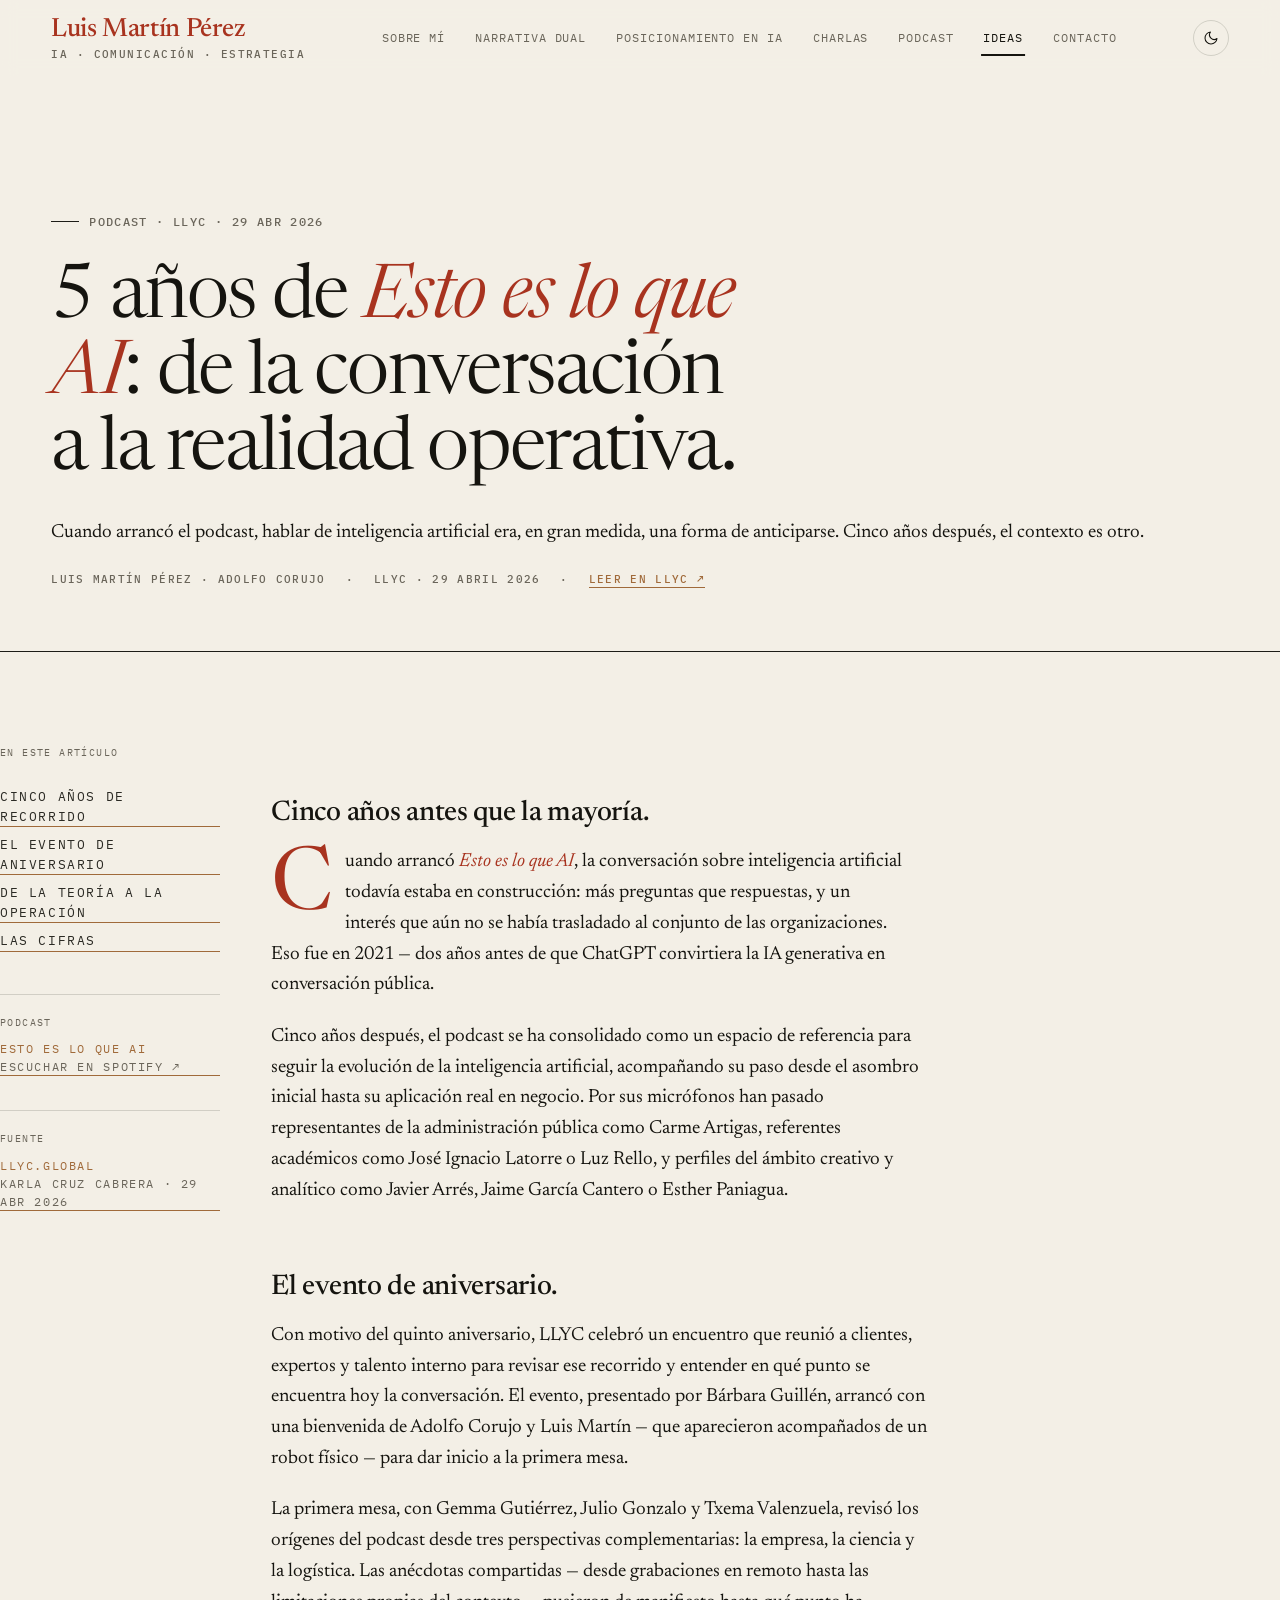
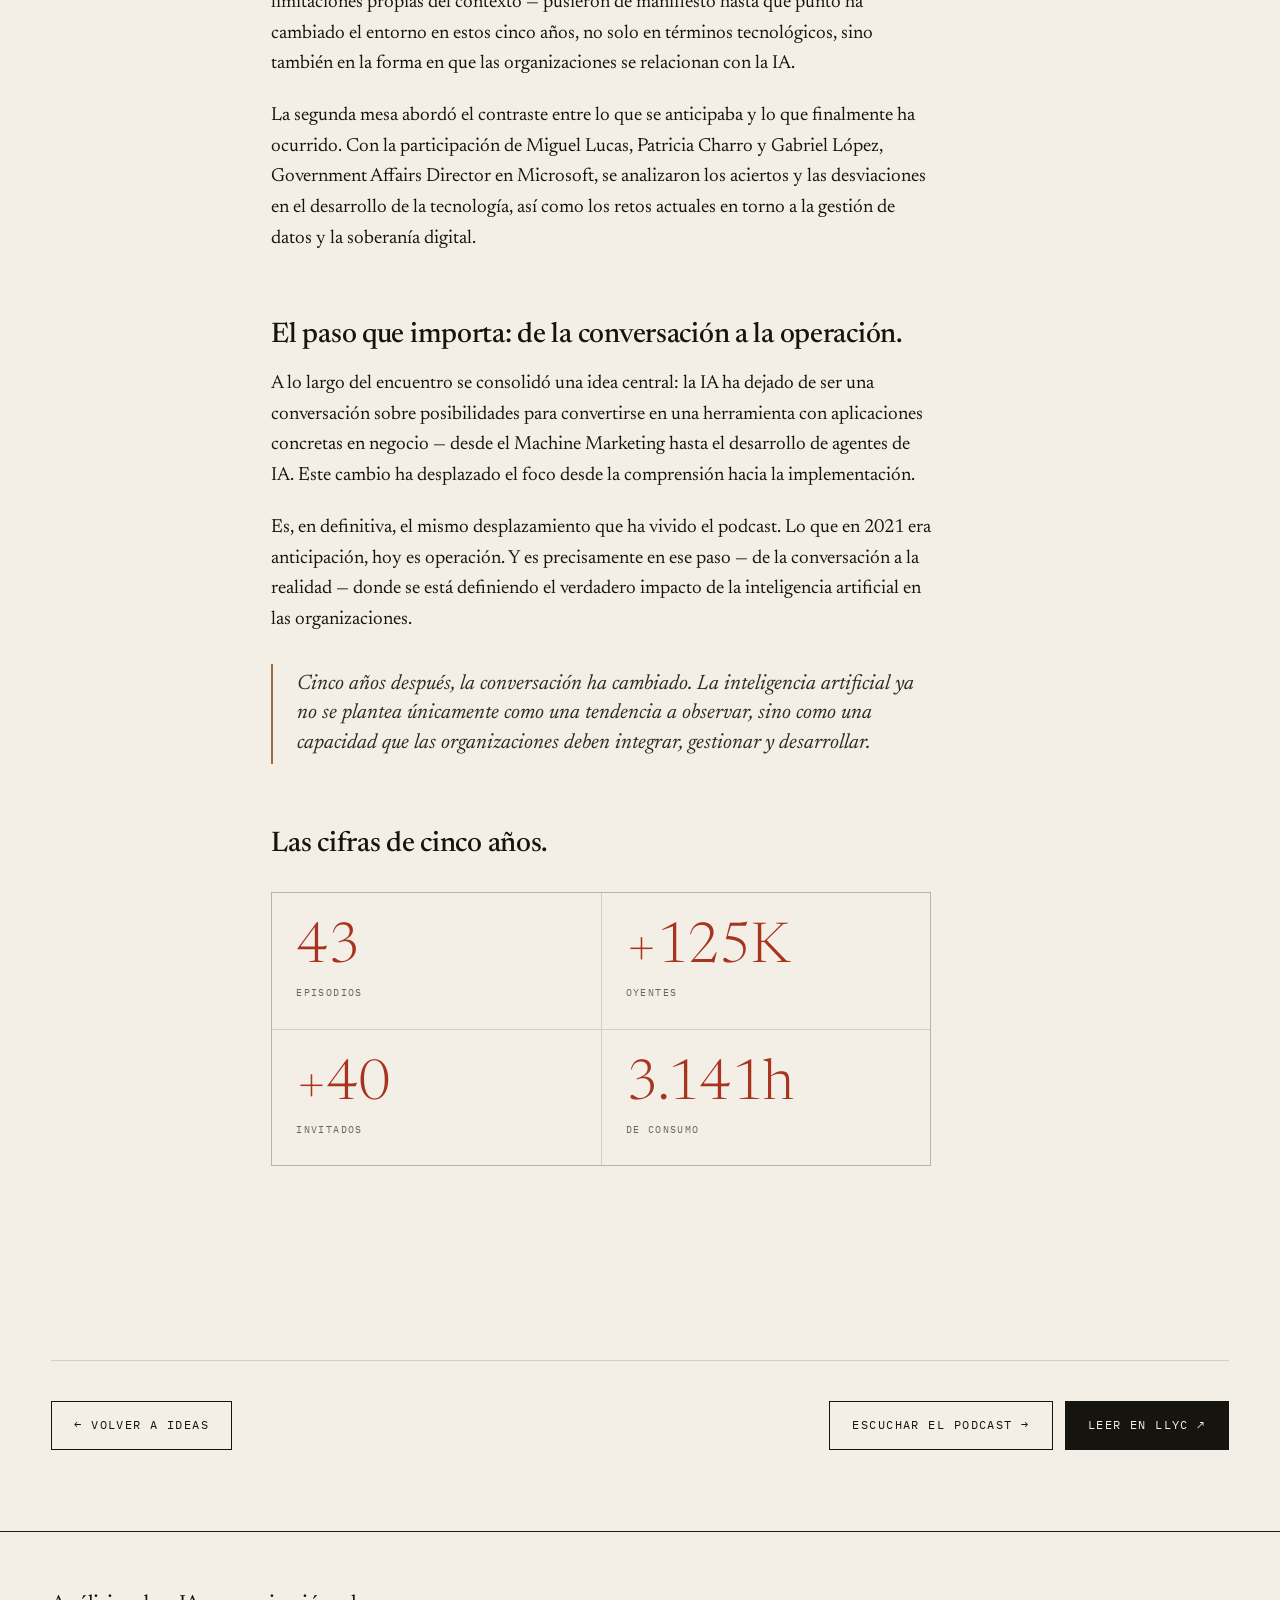
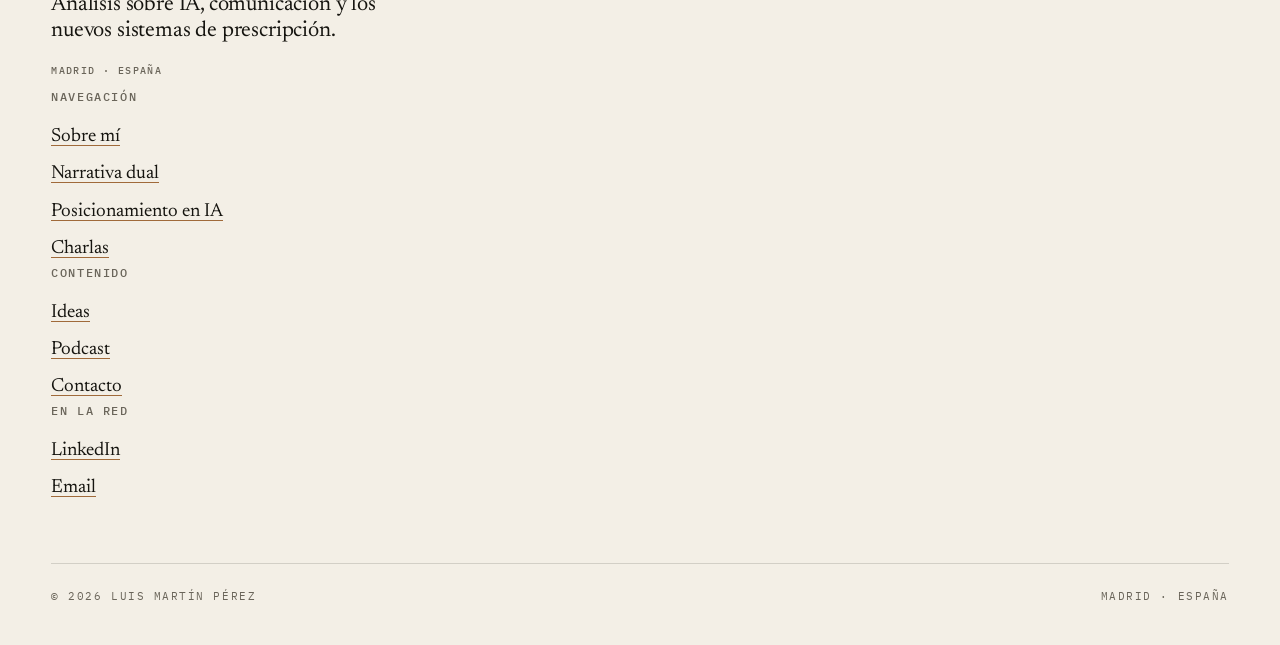
<file: ideas/podcast-5-anos.html>
<!doctype html>
<html lang="es" data-theme="light" data-accent="ochre" data-direction="editorial" data-highlight="red">
<head>
  <meta charset="utf-8" />
  <meta name="viewport" content="width=device-width, initial-scale=1" />
  <link rel="icon" type="image/svg+xml" href="/favicon.svg" />
  <link rel="apple-touch-icon" href="/apple-touch-icon.png" />
  <meta name="twitter:card" content="summary_large_image" />
  <title>5 años de Esto es lo que AI: de la conversación a la realidad operativa — Luis Martín Pérez</title>
  <meta name="description" content="Con motivo del quinto aniversario del podcast Esto es lo que AI, LLYC celebró un encuentro para revisar el recorrido de la inteligencia artificial desde la conversación inicial hasta su aplicación real en negocio. Más de 40 invitados, 43 episodios y 125.000 oyentes." />
  <meta name="author" content="Luis Martín Pérez" />
  <meta name="google-site-verification" content="tFlkGbwWpc3RW8ynDXHtWOgoOoH0-CNMhM5ayHjetZY" />
  <meta name="theme-color" content="#f3efe6" />
  <link rel="canonical" href="https://www.luismartinperez.com/ideas/podcast-5-anos" />

  <!-- Open Graph -->
  <meta property="og:type" content="article" />
  <meta property="og:locale" content="es_ES" />
  <meta property="og:image" content="https://www.luismartinperez.com/og-image.jpg" />
  <meta property="og:image:width" content="1200" />
  <meta property="og:image:height" content="630" />
  <meta property="og:title" content="5 años de Esto es lo que AI: de la conversación a la realidad operativa" />
  <meta property="og:description" content="Cinco años del podcast pionero en España sobre inteligencia artificial. El recorrido desde el asombro inicial hasta la implementación real en negocio." />
  <meta property="og:url" content="https://www.luismartinperez.com/ideas/podcast-5-anos" />
  <meta property="og:site_name" content="Luis Martín Pérez" />
  <meta property="article:author" content="Luis Martín Pérez" />
  <meta property="article:published_time" content="2026-04-29" />
  <meta property="article:section" content="Podcast" />
  <meta name="twitter:title" content="5 años de Esto es lo que AI — De la conversación a la realidad operativa" />
  <meta name="twitter:description" content="El podcast pionero en España sobre IA cumple 5 años: 43 episodios, 125.000 oyentes y el paso definitivo de la teoría a la operación." />
  <meta name="twitter:image" content="https://www.luismartinperez.com/og-image.jpg" />

  <!-- LLM / SEO -->
  <meta name="robots" content="index, follow, max-snippet:-1, max-image-preview:large" />
  <meta name="keywords" content="Esto es lo que AI, podcast IA, LLYC, aniversario, inteligencia artificial, Machine Marketing, agentes IA, Luis Martín Pérez, Adolfo Corujo" />

  <!-- Schema.org -->
  <script type="application/ld+json">
  {
    "@context": "https://schema.org",
    "@type": "Article",
    "headline": "5 años de Esto es lo que AI: de la conversación a la realidad operativa",
    "description": "Con motivo del quinto aniversario del podcast Esto es lo que AI, LLYC celebró un encuentro para revisar el recorrido de la inteligencia artificial desde la conversación inicial hasta su aplicación real en negocio.",
    "datePublished": "2026-04-29",
    "author": {
      "@type": "Person",
      "name": "Luis Martín Pérez",
      "url": "https://www.luismartinperez.com"
    },
    "publisher": {
      "@type": "Organization",
      "name": "LLYC",
      "url": "https://llyc.global"
    },
    "url": "https://www.luismartinperez.com/ideas/podcast-5-anos",
    "sameAs": "https://llyc.global/marketing/tendencias/5-anos-de-esto-es-lo-que-ai-de-la-conversacion-a-la-realidad-operativa/"
  }
  </script>

  <!-- Fonts -->
  <link rel="preconnect" href="https://fonts.googleapis.com" />
  <link rel="preconnect" href="https://fonts.gstatic.com" crossorigin />
  <link href="https://fonts.googleapis.com/css2?family=Newsreader:ital,opsz,wght@0,6..72,300..700;1,6..72,300..600&family=IBM+Plex+Mono:wght@400;500&display=swap" rel="stylesheet" />
  <link rel="stylesheet" href="/styles.css" />
  <link rel="stylesheet" href="/tweaks.css" />
  <script src="/site.js" defer></script>
  <script src="/tweaks.js" defer></script>
</head>
<body>

  <a class="skip-link" href="#main">Saltar al contenido</a>

  <header class="site-header">
    <div class="wrap bar">
      <a class="brand" href="/index.html">Luis Martín Pérez<small>IA · Comunicación · Estrategia</small></a>
      <nav class="nav" aria-label="Principal">
        <a href="/sobre-mi.html">Sobre mí</a>
        <a href="/narrativa-dual.html">Narrativa dual</a>
        <a href="/posicionamiento-ia.html">Posicionamiento en IA</a>
        <a href="/charlas.html">Charlas</a>
        <a href="/podcast.html">Podcast</a>
        <a href="/ideas.html" aria-current="page">Ideas</a>
        <a href="/contacto.html">Contacto</a>
      </nav>
      <button class="theme-toggle bare" aria-label="Cambiar tema">
        <span class="icon-moon">☽</span>
      </button>
    </div>
  </header>

  <main id="main">

    <section class="page-head">
      <div class="wrap">
        <div class="reveal">
          <div class="eyebrow"><span class="mono">Podcast · LLYC · 29 abr 2026</span></div>
          <h1>5 años de <em>Esto es lo que AI</em>: de la conversación a la realidad operativa.</h1>
          <p class="lede">Cuando arrancó el podcast, hablar de inteligencia artificial era, en gran medida, una forma de anticiparse. Cinco años después, el contexto es otro.</p>
          <div class="byline mono" style="margin-top:24px;font-size:11px;letter-spacing:.12em;color:var(--muted);display:flex;gap:20px;flex-wrap:wrap">
            <span>Luis Martín Pérez · Adolfo Corujo</span>
            <span>·</span>
            <span>LLYC · 29 abril 2026</span>
            <span>·</span>
            <a href="https://llyc.global/marketing/tendencias/5-anos-de-esto-es-lo-que-ai-de-la-conversacion-a-la-realidad-operativa/" target="_blank" rel="noopener" style="color:var(--accent);text-decoration:none">Leer en LLYC ↗</a>
          </div>
        </div>
      </div>
    </section>

    <article class="wrap essay reveal">
      <aside class="aside">
        <div class="sticky">
          <div style="font-family:var(--mono);font-size:10px;letter-spacing:.14em;text-transform:uppercase;color:var(--muted);margin-bottom:12px">En este artículo</div>
          <nav style="display:flex;flex-direction:column;gap:8px">
            <a href="#cinco-anos" style="font-size:13px;color:var(--ink-2);text-decoration:none">Cinco años de recorrido</a>
            <a href="#evento" style="font-size:13px;color:var(--ink-2);text-decoration:none">El evento de aniversario</a>
            <a href="#operacion" style="font-size:13px;color:var(--ink-2);text-decoration:none">De la teoría a la operación</a>
            <a href="#cifras" style="font-size:13px;color:var(--ink-2);text-decoration:none">Las cifras</a>
          </nav>
          <div style="margin-top:28px;padding-top:20px;border-top:1px solid var(--rule-soft)">
            <div style="font-family:var(--mono);font-size:10px;letter-spacing:.14em;text-transform:uppercase;color:var(--muted);margin-bottom:10px">Podcast</div>
            <a href="https://open.spotify.com/show/4XshKQt3aBHo8Cufdz6dju" target="_blank" rel="noopener" style="font-size:12px;color:var(--accent);text-decoration:none;line-height:1.5;display:block">Esto es lo que AI<br><span style="color:var(--muted)">Escuchar en Spotify ↗</span></a>
          </div>
          <div style="margin-top:20px;padding-top:20px;border-top:1px solid var(--rule-soft)">
            <div style="font-family:var(--mono);font-size:10px;letter-spacing:.14em;text-transform:uppercase;color:var(--muted);margin-bottom:10px">Fuente</div>
            <a href="https://llyc.global/marketing/tendencias/5-anos-de-esto-es-lo-que-ai-de-la-conversacion-a-la-realidad-operativa/" target="_blank" rel="noopener" style="font-size:12px;color:var(--accent);text-decoration:none;line-height:1.5;display:block">llyc.global<br><span style="color:var(--muted)">Karla Cruz Cabrera · 29 abr 2026</span></a>
          </div>
        </div>
      </aside>

      <div class="body">

        <h2 id="cinco-anos">Cinco años antes que la mayoría.</h2>

        <p>Cuando arrancó <em>Esto es lo que AI</em>, la conversación sobre inteligencia artificial todavía estaba en construcción: más preguntas que respuestas, y un interés que aún no se había trasladado al conjunto de las organizaciones. Eso fue en 2021 — dos años antes de que ChatGPT convirtiera la IA generativa en conversación pública.</p>

        <p>Cinco años después, el podcast se ha consolidado como un espacio de referencia para seguir la evolución de la inteligencia artificial, acompañando su paso desde el asombro inicial hasta su aplicación real en negocio. Por sus micrófonos han pasado representantes de la administración pública como Carme Artigas, referentes académicos como José Ignacio Latorre o Luz Rello, y perfiles del ámbito creativo y analítico como Javier Arrés, Jaime García Cantero o Esther Paniagua.</p>

        <h2 id="evento">El evento de aniversario.</h2>

        <p>Con motivo del quinto aniversario, LLYC celebró un encuentro que reunió a clientes, expertos y talento interno para revisar ese recorrido y entender en qué punto se encuentra hoy la conversación. El evento, presentado por Bárbara Guillén, arrancó con una bienvenida de Adolfo Corujo y Luis Martín — que aparecieron acompañados de un robot físico — para dar inicio a la primera mesa.</p>

        <p>La primera mesa, con Gemma Gutiérrez, Julio Gonzalo y Txema Valenzuela, revisó los orígenes del podcast desde tres perspectivas complementarias: la empresa, la ciencia y la logística. Las anécdotas compartidas — desde grabaciones en remoto hasta las limitaciones propias del contexto — pusieron de manifiesto hasta qué punto ha cambiado el entorno en estos cinco años, no solo en términos tecnológicos, sino también en la forma en que las organizaciones se relacionan con la IA.</p>

        <p>La segunda mesa abordó el contraste entre lo que se anticipaba y lo que finalmente ha ocurrido. Con la participación de Miguel Lucas, Patricia Charro y Gabriel López, Government Affairs Director en Microsoft, se analizaron los aciertos y las desviaciones en el desarrollo de la tecnología, así como los retos actuales en torno a la gestión de datos y la soberanía digital.</p>

        <h2 id="operacion">El paso que importa: de la conversación a la operación.</h2>

        <p>A lo largo del encuentro se consolidó una idea central: la IA ha dejado de ser una conversación sobre posibilidades para convertirse en una herramienta con aplicaciones concretas en negocio — desde el Machine Marketing hasta el desarrollo de agentes de IA. Este cambio ha desplazado el foco desde la comprensión hacia la implementación.</p>

        <p>Es, en definitiva, el mismo desplazamiento que ha vivido el podcast. Lo que en 2021 era anticipación, hoy es operación. Y es precisamente en ese paso — de la conversación a la realidad — donde se está definiendo el verdadero impacto de la inteligencia artificial en las organizaciones.</p>

        <blockquote>Cinco años después, la conversación ha cambiado. La inteligencia artificial ya no se plantea únicamente como una tendencia a observar, sino como una capacidad que las organizaciones deben integrar, gestionar y desarrollar.</blockquote>

        <h2 id="cifras">Las cifras de cinco años.</h2>

        <div style="display:grid;grid-template-columns:repeat(2,1fr);gap:1px;background:var(--rule-soft);border:1px solid var(--rule-soft);margin:32px 0">
          <div style="background:var(--paper);padding:28px 24px">
            <div style="font-family:var(--serif);font-size:clamp(36px,5vw,56px);font-weight:300;letter-spacing:-.02em;color:var(--highlight);line-height:1">43</div>
            <div style="font-family:var(--mono);font-size:10px;letter-spacing:.14em;text-transform:uppercase;color:var(--muted);margin-top:8px">Episodios</div>
          </div>
          <div style="background:var(--paper);padding:28px 24px">
            <div style="font-family:var(--serif);font-size:clamp(36px,5vw,56px);font-weight:300;letter-spacing:-.02em;color:var(--highlight);line-height:1">+125K</div>
            <div style="font-family:var(--mono);font-size:10px;letter-spacing:.14em;text-transform:uppercase;color:var(--muted);margin-top:8px">Oyentes</div>
          </div>
          <div style="background:var(--paper);padding:28px 24px">
            <div style="font-family:var(--serif);font-size:clamp(36px,5vw,56px);font-weight:300;letter-spacing:-.02em;color:var(--highlight);line-height:1">+40</div>
            <div style="font-family:var(--mono);font-size:10px;letter-spacing:.14em;text-transform:uppercase;color:var(--muted);margin-top:8px">Invitados</div>
          </div>
          <div style="background:var(--paper);padding:28px 24px">
            <div style="font-family:var(--serif);font-size:clamp(36px,5vw,56px);font-weight:300;letter-spacing:-.02em;color:var(--highlight);line-height:1">3.141h</div>
            <div style="font-family:var(--mono);font-size:10px;letter-spacing:.14em;text-transform:uppercase;color:var(--muted);margin-top:8px">De consumo</div>
          </div>
        </div>

      </div>
    </article>

    <section class="section reveal" style="margin-top:0">
      <div class="wrap">
        <div style="display:flex;justify-content:space-between;align-items:center;flex-wrap:wrap;gap:16px;padding-top:40px;border-top:1px solid var(--rule-soft)">
          <a href="/ideas.html" class="btn">← Volver a Ideas</a>
          <div style="display:flex;gap:12px">
            <a href="/podcast.html" class="btn">Escuchar el podcast →</a>
            <a href="https://llyc.global/marketing/tendencias/5-anos-de-esto-es-lo-que-ai-de-la-conversacion-a-la-realidad-operativa/" target="_blank" rel="noopener" class="btn primary">Leer en LLYC ↗</a>
          </div>
        </div>
      </div>
    </section>

  </main>

  <footer class="site-footer">
    <div class="wrap">
      <div class="footer-grid">
        <div>
          <p class="sig">Análisis sobre IA, comunicación y los nuevos sistemas de prescripción.</p>
          <p class="mono" style="color:var(--muted);font-size:10px;letter-spacing:.14em;text-transform:uppercase;margin-top:8px">Madrid · España</p>
        </div>
        <div>
          <h4>Navegación</h4>
          <ul>
            <li><a href="/sobre-mi.html">Sobre mí</a></li>
            <li><a href="/narrativa-dual.html">Narrativa dual</a></li>
            <li><a href="/posicionamiento-ia.html">Posicionamiento en IA</a></li>
            <li><a href="/charlas.html">Charlas</a></li>
          </ul>
        </div>
        <div>
          <h4>Contenido</h4>
          <ul>
            <li><a href="/ideas.html">Ideas</a></li>
            <li><a href="/podcast.html">Podcast</a></li>
            <li><a href="/contacto.html">Contacto</a></li>
          </ul>
        </div>
        <div>
          <h4>En la red</h4>
          <ul>
            <li><a href="https://www.linkedin.com/in/luismartinperez" rel="me">LinkedIn</a></li>
            <li><a href="mailto:luismartinperez@outlook.com">Email</a></li>
          </ul>
        </div>
      </div>
      <div class="legal">
        <span>© 2026 Luis Martín Pérez</span>
        <span>Madrid · España</span>
      </div>
    </div>
  </footer>

</body>
</html>
</file>
<file: styles.css>
/* ---------------------------------------------------------------------------
   Luis Martín Pérez — sistema editorial
   Tono: ensayo / observatorio. Tipografía como protagonista, mucho aire,
   reglas hairline, etiquetas en mono. Soporta variantes (direction) + dark.
   --------------------------------------------------------------------------- */

:root {
  /* Color tokens — luz */
  --paper:      #f3efe6;          /* fondo papel cálido */
  --paper-2:    #ebe6d9;          /* hueco más cálido */
  --ink:        #15140f;          /* tinta principal */
  --ink-2:      #2b2a24;          /* tinta secundaria */
  --muted:      #6a655a;          /* texto menor */
  --rule:       #1d1c17;          /* reglas/divisores */
  --rule-soft:  rgba(21,20,15,.15);

  --accent:     #a06a3a;          /* acento ocre por defecto (UI / links / hover) */
  --accent-ink: #15140f;

  --highlight:  #a8331f;          /* destacado tipográfico (em en titulares) */
  --highlight-soft: rgba(168,51,31,.18);

  /* Tipografía */
  --serif:  "Newsreader", "Source Serif 4", Georgia, "Times New Roman", serif;
  --sans:   "Inter Tight", system-ui, -apple-system, "Segoe UI", Helvetica, Arial, sans-serif;
  --mono:   "IBM Plex Mono", ui-monospace, "SFMono-Regular", Menlo, monospace;

  /* Escala */
  --fs-mono:    11.5px;
  --fs-body:    19px;
  --fs-lede:    23px;
  --fs-h3:      24px;
  --fs-h2:      40px;
  --fs-h1:      clamp(40px, 6.4vw, 96px);
  --fs-display: clamp(56px, 9vw, 132px);

  /* Layout */
  --max:        1320px;
  --col:        66ch;
  --gutter:     clamp(20px, 4vw, 56px);

  --t-fast:     180ms;
  --t-med:      420ms;
  --ease:       cubic-bezier(.2,.7,.2,1);
}

[data-theme="dark"] {
  --paper:      #131210;
  --paper-2:    #1c1a17;
  --ink:        #ece6d6;
  --ink-2:      #c8c2b3;
  --muted:      #8a8275;
  --rule:       #ece6d6;
  --rule-soft:  rgba(236,230,214,.18);
  --accent:     #d39a64;
  --accent-ink: #ece6d6;
  --highlight:  #e07a5a;
  --highlight-soft: rgba(224,122,90,.22);
}

/* Variantes del destacado tipográfico (data-highlight) */
[data-highlight="red"]   { --highlight: #a8331f; --highlight-soft: rgba(168,51,31,.18); }
[data-highlight="blue"]  { --highlight: #2a4a78; --highlight-soft: rgba(42,74,120,.18); }
[data-highlight="plum"]  { --highlight: #6b2447; --highlight-soft: rgba(107,36,71,.18); }
[data-highlight="forest"]{ --highlight: #2f5a3c; --highlight-soft: rgba(47,90,60,.18); }
[data-theme="dark"][data-highlight="red"]   { --highlight: #e07a5a; --highlight-soft: rgba(224,122,90,.22); }
[data-theme="dark"][data-highlight="blue"]  { --highlight: #7aa3d4; --highlight-soft: rgba(122,163,212,.22); }
[data-theme="dark"][data-highlight="plum"]  { --highlight: #c98ca8; --highlight-soft: rgba(201,140,168,.22); }
[data-theme="dark"][data-highlight="forest"]{ --highlight: #8eb89b; --highlight-soft: rgba(142,184,155,.22); }

/* Variantes de acento (aplicadas por data-accent) */
[data-accent="rust"]  { --accent: #b04a2c; }
[data-accent="ink"]   { --accent: var(--ink); }
[data-accent="sage"]  { --accent: #6c7e5e; }
[data-accent="ochre"] { --accent: #a06a3a; }
[data-theme="dark"][data-accent="rust"]  { --accent: #d96a48; }
[data-theme="dark"][data-accent="sage"]  { --accent: #98a98a; }
[data-theme="dark"][data-accent="ink"]   { --accent: var(--ink); }

/* Variantes de dirección visual (data-direction) */
[data-direction="brutalist"] {
  --paper: #efebe0;
  --serif: "Newsreader", Georgia, serif;
}
[data-direction="brutalist"][data-theme="dark"] {
  --paper: #0e0d0b;
}
[data-direction="gallery"] {
  --paper: #faf8f2;
  --rule-soft: rgba(21,20,15,.08);
}
[data-direction="gallery"][data-theme="dark"] {
  --paper: #0c0b0a;
}

/* --------------------------------------------------------------------------- */
*, *::before, *::after { box-sizing: border-box; }

.skip-link {
  position: absolute !important;
  width: 1px; height: 1px;
  padding: 0; margin: -1px;
  overflow: hidden;
  clip: rect(0,0,0,0);
  white-space: nowrap;
  border: 0;
  left: -9999px;
  background: none;
  color: transparent;
  outline: none;
}

html { -webkit-font-smoothing: antialiased; -moz-osx-font-smoothing: grayscale; scroll-behavior: smooth; }
@media (prefers-reduced-motion: reduce) { html { scroll-behavior: auto; } }

body {
  margin: 0;
  background: var(--paper);
  color: var(--ink);
  font-family: var(--serif);
  font-size: var(--fs-body);
  font-weight: 400;
  line-height: 1.55;
  font-feature-settings: "kern", "liga", "calt", "onum";
  text-rendering: optimizeLegibility;
  transition: background var(--t-med) var(--ease), color var(--t-med) var(--ease);
}

::selection { background: var(--accent); color: var(--paper); }

a {
  color: inherit;
  text-decoration: none;
  background-image: linear-gradient(to top, var(--accent), var(--accent));
  background-position: 0 100%;
  background-repeat: no-repeat;
  background-size: 100% 1px;
  transition: background-size var(--t-fast) var(--ease), color var(--t-fast) var(--ease);
}
a:hover { background-size: 100% 2px; color: var(--accent); }
a.bare { background-image: none; }
a.bare:hover { color: var(--accent); }

img { max-width: 100%; display: block; }
hr  { border: 0; border-top: 1px solid var(--rule); margin: 0; }

p { margin: 0 0 1em; text-wrap: pretty; }

.mono {
  font-family: var(--mono);
  font-size: var(--fs-mono);
  letter-spacing: .12em;
  text-transform: uppercase;
  color: var(--muted);
  font-weight: 500;
}

.serif-display {
  font-family: var(--serif);
  font-weight: 300;
  font-variation-settings: "opsz" 60;
  letter-spacing: -.018em;
  line-height: .98;
}

.eyebrow {
  font-family: var(--mono);
  font-size: var(--fs-mono);
  letter-spacing: .18em;
  text-transform: uppercase;
  color: var(--muted);
  display: inline-flex;
  align-items: center;
  gap: 10px;
}
.eyebrow::before {
  content: "";
  width: 28px;
  height: 1px;
  background: var(--rule);
  display: inline-block;
}

/* --------------------------------------------------------------------------- */
/* Layout */

.wrap {
  max-width: var(--max);
  margin: 0 auto;
  padding: 0 var(--gutter);
}

.row { display: grid; gap: var(--gutter); }
.row-2 { grid-template-columns: repeat(12, 1fr); }
.col-text   { grid-column: 1 / span 8; max-width: var(--col); }
.col-aside  { grid-column: 9 / span 4; }
@media (max-width: 880px) {
  .col-text, .col-aside { grid-column: 1 / -1; }
}

section { padding: clamp(60px, 9vh, 120px) 0; position: relative; }
section + section { border-top: 1px solid var(--rule-soft); }

/* --------------------------------------------------------------------------- */
/* Header */

.site-header {
  position: sticky;
  top: 0;
  z-index: 40;
  background: rgba(243,239,230,.88);
  backdrop-filter: saturate(140%) blur(8px);
  -webkit-backdrop-filter: saturate(140%) blur(8px);
  border-bottom: 1px solid transparent;
  transition: background var(--t-med) var(--ease), border-color var(--t-med) var(--ease), box-shadow var(--t-med) var(--ease);
}
.site-header[data-scrolled] {
  background: rgba(243,239,230,.96);
  border-bottom-color: var(--rule-soft);
  box-shadow: 0 8px 28px rgba(0,0,0,.05), 0 1px 0 var(--rule-soft);
}
[data-theme="dark"] .site-header { background: rgba(19,18,16,.88); }
[data-theme="dark"] .site-header[data-scrolled] {
  background: rgba(19,18,16,.96);
  box-shadow: 0 8px 28px rgba(0,0,0,.35), 0 1px 0 var(--rule-soft);
}

/* Scroll progress — barra superior fina (estilo Apple/observatorio) */
.scroll-progress {
  position: absolute;
  top: 0; left: 0; right: 0;
  height: 1.5px;
  background: linear-gradient(90deg, var(--accent), var(--highlight));
  transform-origin: 0 50%;
  transform: scaleX(0);
  transition: transform 90ms linear, opacity var(--t-fast) var(--ease);
  pointer-events: none;
  z-index: 2;
  opacity: 0;
}
.site-header[data-scrolled] .scroll-progress { opacity: 1; }
.site-header .bar {
  display: grid;
  grid-template-columns: auto 1fr auto;
  align-items: center;
  gap: 24px;
  height: 76px;
}
.brand {
  font-family: var(--serif);
  font-weight: 500;
  font-variation-settings: "opsz" 36;
  font-size: 26px;
  letter-spacing: -.015em;
  line-height: 1;
  background-image: none;
  color: var(--highlight);
}
.brand small {
  display: block;
  font-family: var(--mono);
  font-size: 10.5px;
  letter-spacing: .14em;
  text-transform: uppercase;
  color: var(--muted);
  font-weight: 500;
  margin-top: 6px;
}
.nav {
  display: flex;
  justify-content: center;
  gap: clamp(14px, 2vw, 28px);
  font-family: var(--mono);
  font-size: 12px;
  letter-spacing: .08em;
  text-transform: uppercase;
  position: relative;
}
.nav a {
  background-image: none;
  color: var(--muted);
  transition: color var(--t-fast) var(--ease);
  padding: 6px 2px;
  position: relative;
}
.nav a:hover, .nav a[aria-current="page"] { color: var(--ink); }

/* Sliding magnetic indicator (estilo Apple) — sustituye al underline por-item */
.nav-indicator {
  position: absolute;
  bottom: -2px;
  left: 0;
  width: 0;
  height: 1.5px;
  background: var(--ink);
  transform: translateX(0);
  transition:
    transform .45s cubic-bezier(.22,.61,.36,1),
    width .45s cubic-bezier(.22,.61,.36,1),
    opacity .25s var(--ease),
    background-color var(--t-fast) var(--ease);
  pointer-events: none;
  opacity: 0;
  will-change: transform, width;
}
.nav.is-hover .nav-indicator { background: var(--accent); }
@media (max-width: 780px) { .nav-indicator { display: none; } }
.theme-toggle {
  width: 36px; height: 36px;
  border: 1px solid var(--rule-soft);
  border-radius: 999px;
  background: transparent;
  color: var(--ink);
  display: inline-flex;
  align-items: center;
  justify-content: center;
  cursor: pointer;
  transition: background var(--t-fast) var(--ease), border-color var(--t-fast) var(--ease);
}
.theme-toggle:hover { background: var(--paper-2); border-color: var(--rule); }
.theme-toggle svg { width: 16px; height: 16px; }

.mobile-toggle {
  display: none;
  background: transparent;
  border: 0;
  color: var(--ink);
  font-family: var(--mono);
  font-size: 12px;
  letter-spacing: .12em;
  text-transform: uppercase;
  cursor: pointer;
}
@media (max-width: 780px) {
  .nav { display: none; }
  .mobile-toggle { display: inline-block; }
  .site-header.open .nav {
    display: flex;
    flex-direction: column;
    position: absolute;
    top: 76px;
    left: 0; right: 0;
    background: var(--paper);
    border-bottom: 1px solid var(--rule-soft);
    padding: 18px var(--gutter) 24px;
    gap: 16px;
    align-items: flex-start;
  }
}

/* --------------------------------------------------------------------------- */
/* Hero */

.hero {
  padding: clamp(90px, 14vh, 170px) 0 clamp(60px, 9vh, 110px);
  position: relative;
  overflow: hidden;
}
.hero .wrap { position: relative; }
.hero .eyebrow { margin-bottom: 36px; }
.hero h1 {
  font-family: var(--serif);
  font-weight: 350;
  font-variation-settings: "opsz" 72;
  font-size: clamp(31px, 4.25vw, 65px);
  line-height: 1.06;
  letter-spacing: -.02em;
  margin: 0 0 32px;
  max-width: 16ch;
  text-wrap: balance;
}
.hero h1 em {
  font-style: italic;
  font-weight: 350;
  color: var(--highlight);
}
.hero .lede {
  font-size: var(--fs-lede);
  line-height: 1.45;
  color: var(--ink-2);
  max-width: 48ch;
  font-weight: 380;
}
.hero .cta-row {
  display: flex;
  gap: 14px;
  margin-top: 40px;
  flex-wrap: wrap;
}

/* Reserve right column for the mediation SVG so titulares no se solapan */
@media (min-width: 980px) {
  .hero h1, .hero .lede, .hero .eyebrow, .hero .cta-row { max-width: min(58%, 680px); }
  .hero h1 { max-width: min(58%, 620px); }
}

.btn {
  display: inline-flex;
  align-items: center;
  gap: 10px;
  padding: 14px 22px;
  font-family: var(--mono);
  font-size: 12px;
  letter-spacing: .12em;
  text-transform: uppercase;
  border: 1px solid var(--ink);
  background: transparent;
  color: var(--ink);
  background-image: none;
  cursor: pointer;
  transition: background var(--t-fast) var(--ease), color var(--t-fast) var(--ease), border-color var(--t-fast) var(--ease);
}
.btn .arrow { transition: transform var(--t-fast) var(--ease); }
.btn:hover { background: var(--ink); color: var(--paper); border-color: var(--ink); }
.btn:hover .arrow { transform: translateX(3px); }
.btn.primary { background: var(--ink); color: var(--paper); }
.btn.primary:hover { background: var(--accent); border-color: var(--accent); color: var(--paper); }
.btn.ghost { border-color: var(--rule-soft); color: var(--muted); }
.btn.ghost:hover { color: var(--ink); border-color: var(--ink); background: transparent; }

/* --------------------------------------------------------------------------- */
/* Mediation visual — SVG layer */
.mediation {
  position: absolute;
  right: calc(-1 * var(--gutter));
  top: 4%;
  width: clamp(280px, 32vw, 440px);
  height: clamp(280px, 32vw, 440px);
  pointer-events: none;
  opacity: .78;
}
.mediation svg { width: 100%; height: 100%; overflow: visible; }
@media (max-width: 980px) {
  .mediation {
    position: relative;
    right: auto; top: auto;
    width: 100%;
    height: 320px;
    margin-top: 48px;
    opacity: .65;
  }
}

/* Stroke colors via currentColor */
.mediation .node-dot { fill: var(--ink); }
.mediation .node-label { font-family: var(--mono); font-size: 10px; fill: var(--muted); letter-spacing: .12em; text-transform: uppercase; }
.mediation .link { stroke: var(--ink); stroke-width: .6; fill: none; opacity: .35; }
.mediation .link.active { stroke: var(--accent); opacity: .9; }
.mediation .layer { fill: none; stroke: var(--ink); stroke-width: 1; }
.mediation .layer-label { font-family: var(--mono); font-size: 10.5px; fill: var(--ink); letter-spacing: .14em; text-transform: uppercase; }

/* --------------------------------------------------------------------------- */
/* Section header */
.s-head {
  display: grid;
  grid-template-columns: 220px 1fr;
  gap: var(--gutter);
  align-items: baseline;
  margin-bottom: clamp(40px, 6vh, 72px);
}
.s-head .label { padding-top: 8px; }
.s-head h2 {
  font-family: var(--serif);
  font-weight: 400;
  font-variation-settings: "opsz" 48;
  font-size: var(--fs-h2);
  line-height: 1.05;
  letter-spacing: -.016em;
  margin: 0;
  max-width: 22ch;
  text-wrap: balance;
}
.s-head h2 em { font-style: italic; font-weight: 350; }
@media (max-width: 720px) {
  .s-head { grid-template-columns: 1fr; gap: 18px; }
  .s-head h2 { font-size: 32px; }
}

/* --------------------------------------------------------------------------- */
/* Pull quote / Wittgenstein */
.pullquote {
  border-top: 1px solid var(--rule);
  border-bottom: 1px solid var(--rule);
  padding: clamp(48px, 7vh, 88px) 0;
  margin: clamp(48px, 7vh, 80px) 0;
  text-align: left;
}
.pullquote blockquote em { font-style: italic; color: var(--highlight); }
.pullquote blockquote {
  font-family: var(--serif);
  font-style: italic;
  font-weight: 350;
  font-variation-settings: "opsz" 60;
  font-size: clamp(28px, 4vw, 56px);
  line-height: 1.12;
  letter-spacing: -.012em;
  margin: 0;
  max-width: 22ch;
  text-wrap: balance;
}
.pullquote cite {
  display: block;
  margin-top: 28px;
  font-style: normal;
  font-family: var(--mono);
  font-size: var(--fs-mono);
  letter-spacing: .14em;
  text-transform: uppercase;
  color: var(--muted);
}

/* --------------------------------------------------------------------------- */
/* Líneas de trabajo / grid of concepts */
.lines-grid {
  display: grid;
  grid-template-columns: repeat(2, 1fr);
  gap: 0;
  border-top: 1px solid var(--rule);
}
.lines-grid .item {
  padding: 44px 36px 44px 0;
  border-bottom: 1px solid var(--rule-soft);
  position: relative;
  display: grid;
  grid-template-columns: 56px 1fr;
  gap: 18px;
  align-items: start;
}
.lines-grid .item:nth-child(2n) {
  padding-left: 36px;
  padding-right: 0;
  border-left: 1px solid var(--rule-soft);
}
.lines-grid .item .num {
  font-family: var(--mono);
  font-size: 12px;
  letter-spacing: .14em;
  color: var(--muted);
  padding-top: 4px;
}
.lines-grid .item h3 {
  font-family: var(--serif);
  font-weight: 500;
  font-variation-settings: "opsz" 36;
  font-size: var(--fs-h3);
  line-height: 1.2;
  margin: 0 0 12px;
  letter-spacing: -.008em;
}
.lines-grid .item p {
  margin: 0;
  color: var(--ink-2);
  font-size: 17.5px;
  line-height: 1.5;
  max-width: 42ch;
}
@media (max-width: 780px) {
  .lines-grid { grid-template-columns: 1fr; }
  .lines-grid .item, .lines-grid .item:nth-child(2n) {
    padding: 28px 0;
    border-left: 0;
  }
}

/* --------------------------------------------------------------------------- */
/* Podcast block */
.podcast-feature {
  display: grid;
  grid-template-columns: 1.1fr 1fr;
  gap: var(--gutter);
  align-items: stretch;
}
.podcast-cover {
  aspect-ratio: 1;
  background: var(--ink);
  color: var(--paper);
  padding: 40px;
  display: flex;
  flex-direction: column;
  justify-content: space-between;
  position: relative;
  overflow: hidden;
}
.podcast-cover::before {
  content: "";
  position: absolute;
  inset: 0;
  background:
    radial-gradient(circle at 20% 80%, var(--accent) 0, transparent 38%),
    radial-gradient(circle at 80% 20%, color-mix(in oklab, var(--accent) 60%, var(--ink)) 0, transparent 40%);
  opacity: .55;
}
.podcast-cover > * { position: relative; z-index: 1; }
.podcast-cover .tag {
  font-family: var(--mono);
  font-size: 11px;
  letter-spacing: .18em;
  text-transform: uppercase;
  opacity: .8;
}
.podcast-cover h3 {
  font-family: var(--serif);
  font-weight: 400;
  font-variation-settings: "opsz" 60;
  font-size: clamp(36px, 4.5vw, 60px);
  letter-spacing: -.015em;
  line-height: 1;
  margin: 0;
  text-wrap: balance;
}
.podcast-cover h3 em { font-style: italic; }
.podcast-cover .meta {
  font-family: var(--mono);
  font-size: 11px;
  letter-spacing: .14em;
  text-transform: uppercase;
  opacity: .75;
}

.episodes { display: flex; flex-direction: column; }
.ep {
  display: grid;
  grid-template-columns: 48px 1fr auto;
  gap: 20px;
  align-items: center;
  padding: 22px 0;
  border-bottom: 1px solid var(--rule-soft);
  cursor: pointer;
  transition: padding var(--t-fast) var(--ease);
}
.ep:first-child { padding-top: 0; }
.ep:last-child { border-bottom: 0; }
.ep:hover { padding-left: 8px; }
.ep .n { font-family: var(--mono); font-size: 12px; color: var(--muted); letter-spacing: .12em; }
.ep .title {
  font-family: var(--serif);
  font-weight: 500;
  font-size: 19px;
  line-height: 1.3;
  letter-spacing: -.005em;
}
.ep .dur { font-family: var(--mono); font-size: 11px; color: var(--muted); letter-spacing: .12em; text-transform: uppercase; }

@media (max-width: 820px) {
  .podcast-feature { grid-template-columns: 1fr; }
}

/* Spotify embed framing — editorial chrome around the player */
.spotify-frame {
  position: relative;
  padding: 14px;
  background: var(--paper-2);
  border: 1px solid var(--rule-soft);
}
.spotify-frame::before {
  content: "Spotify · embed";
  position: absolute;
  top: -10px;
  left: 14px;
  background: var(--paper);
  padding: 0 8px;
  font-family: var(--mono);
  font-size: 10px;
  letter-spacing: .16em;
  text-transform: uppercase;
  color: var(--muted);
}
.spotify-frame iframe {
  display: block;
  border-radius: 8px;
  border: 0;
  width: 100%;
}
.spotify-frame--tall iframe { min-height: 600px; }
[data-direction="brutalist"] .spotify-frame { border-color: var(--ink); border-width: 2px; }
[data-direction="manuscript"] .spotify-frame { background: transparent; }

/* --------------------------------------------------------------------------- */
/* Cierre / closing */
.closing h2 {
  font-family: var(--serif);
  font-weight: 350;
  font-variation-settings: "opsz" 72;
  font-size: var(--fs-h1);
  line-height: 1.02;
  letter-spacing: -.022em;
  margin: 0 0 36px;
  max-width: 18ch;
  text-wrap: balance;
}
.closing h2 em { font-style: italic; color: var(--highlight); }
.closing p { font-size: var(--fs-lede); color: var(--ink-2); max-width: 58ch; }

/* --------------------------------------------------------------------------- */
/* Footer */
.site-footer {
  border-top: 1px solid var(--rule);
  padding: 60px 0 40px;
  margin-top: 0;
}
.site-footer .grid {
  display: grid;
  grid-template-columns: 2fr 1fr 1fr 1fr;
  gap: var(--gutter);
}
.site-footer h4 {
  font-family: var(--mono);
  font-size: var(--fs-mono);
  letter-spacing: .14em;
  text-transform: uppercase;
  color: var(--muted);
  font-weight: 500;
  margin: 0 0 16px;
}
.site-footer ul { list-style: none; padding: 0; margin: 0; display: flex; flex-direction: column; gap: 8px; }
.site-footer .sig {
  font-family: var(--serif);
  font-weight: 400;
  font-size: 22px;
  letter-spacing: -.008em;
  line-height: 1.2;
  max-width: 28ch;
  margin-bottom: 18px;
}
.site-footer .legal {
  margin-top: 60px;
  padding-top: 24px;
  border-top: 1px solid var(--rule-soft);
  display: flex;
  justify-content: space-between;
  font-family: var(--mono);
  font-size: 11px;
  letter-spacing: .14em;
  text-transform: uppercase;
  color: var(--muted);
}
@media (max-width: 780px) {
  .site-footer .grid { grid-template-columns: 1fr 1fr; }
  .site-footer .sig { grid-column: 1 / -1; }
  .site-footer .legal { flex-direction: column; gap: 10px; }
}

/* --------------------------------------------------------------------------- */
/* Animations — reveal on scroll */
.reveal {
  opacity: 0;
  transform: translateY(14px);
  transition: opacity 700ms var(--ease), transform 700ms var(--ease);
  transition-delay: var(--rev-delay, 0ms);
}
.reveal.in { opacity: 1; transform: translateY(0); }
@media (prefers-reduced-motion: reduce) {
  .reveal { opacity: 1; transform: none; transition: none; }
}

/* --------------------------------------------------------------------------- */
/* Page header for non-home pages */
.page-head {
  padding: clamp(80px, 14vh, 160px) 0 clamp(40px, 7vh, 80px);
  border-bottom: 1px solid var(--rule);
}
.page-head .eyebrow { margin-bottom: 32px; }
.page-head h1 {
  font-family: var(--serif);
  font-weight: 350;
  font-variation-settings: "opsz" 72;
  font-size: clamp(40px, 5.8vw, 84px);
  line-height: 1.02;
  letter-spacing: -.022em;
  margin: 0 0 28px;
  max-width: 20ch;
  text-wrap: balance;
}
.page-head h1 em { font-style: italic; color: var(--highlight); }
.page-head .deck {
  font-size: var(--fs-lede);
  line-height: 1.45;
  color: var(--ink-2);
  max-width: 60ch;
}

/* --------------------------------------------------------------------------- */
/* Long-form essay / article body */
.essay {
  display: grid;
  grid-template-columns: 220px minmax(0, 66ch);
  gap: var(--gutter);
  padding: clamp(60px, 9vh, 110px) 0;
}
.essay .aside {
  font-family: var(--mono);
  font-size: var(--fs-mono);
  letter-spacing: .14em;
  text-transform: uppercase;
  color: var(--muted);
  padding-top: 12px;
}
.essay .aside .sticky { position: sticky; top: 100px; display: flex; flex-direction: column; gap: 14px; }
.essay .body > p:first-of-type::first-letter {
  font-family: var(--serif);
  font-weight: 400;
  font-size: 4.6em;
  line-height: .82;
  float: left;
  padding: 6px 12px 0 0;
  color: var(--highlight);
  font-variation-settings: "opsz" 72;
}
.essay .body em { color: var(--highlight); font-style: italic; }
.essay .body p { font-size: var(--fs-body); line-height: 1.62; margin: 0 0 1.1em; }
.essay .body h2 {
  font-family: var(--serif);
  font-weight: 500;
  font-variation-settings: "opsz" 36;
  font-size: 28px;
  margin: 64px 0 18px;
  letter-spacing: -.01em;
  line-height: 1.15;
}
.essay .body h3 {
  font-family: var(--mono);
  font-size: 12px;
  letter-spacing: .16em;
  text-transform: uppercase;
  color: var(--muted);
  margin: 40px 0 14px;
  font-weight: 500;
}
.essay .body blockquote {
  border-left: 2px solid var(--accent);
  margin: 28px 0;
  padding: 6px 0 6px 24px;
  font-style: italic;
  color: var(--ink-2);
  font-size: 21px;
  line-height: 1.4;
}
.essay .body ul {
  list-style: none;
  padding: 0;
  margin: 18px 0 28px;
}
.essay .body ul li {
  position: relative;
  padding-left: 22px;
  margin-bottom: 8px;
}
.essay .body ul li::before {
  content: "";
  position: absolute;
  left: 0; top: .8em;
  width: 10px; height: 1px;
  background: var(--accent);
}
@media (max-width: 880px) {
  .essay { grid-template-columns: 1fr; }
  .essay .aside .sticky { position: static; }
}

/* --------------------------------------------------------------------------- */
/* Topic chips / talks */
.chip-list {
  display: flex; flex-wrap: wrap; gap: 10px; margin-top: 32px;
}
.chip {
  font-family: var(--mono);
  font-size: 12px;
  letter-spacing: .1em;
  text-transform: uppercase;
  color: var(--ink);
  padding: 10px 16px;
  border: 1px solid var(--rule-soft);
  border-radius: 999px;
}

.talks-grid {
  display: grid;
  grid-template-columns: repeat(3, 1fr);
  gap: var(--gutter);
  margin-top: 32px;
}
.talk {
  padding: 32px 0;
  border-top: 1px solid var(--rule);
}
.talk .n { font-family: var(--mono); font-size: 11px; letter-spacing: .14em; color: var(--muted); text-transform: uppercase; }
.talk h3 {
  font-family: var(--serif);
  font-weight: 500;
  font-variation-settings: "opsz" 36;
  font-size: 22px;
  margin: 18px 0 14px;
  letter-spacing: -.005em;
  line-height: 1.25;
}
.talk p { font-size: 16.5px; line-height: 1.5; color: var(--ink-2); margin: 0; }
@media (max-width: 880px) { .talks-grid { grid-template-columns: 1fr; } }

/* --------------------------------------------------------------------------- */
/* Ideas index */
.ideas-list { border-top: 1px solid var(--rule); }
.idea {
  display: grid;
  grid-template-columns: 100px 1fr 200px auto;
  gap: var(--gutter);
  padding: 32px 0;
  border-bottom: 1px solid var(--rule-soft);
  align-items: baseline;
  transition: padding var(--t-fast) var(--ease);
}
.idea:hover { padding-left: 12px; }
.idea .date  { font-family: var(--mono); font-size: 11.5px; letter-spacing: .12em; color: var(--muted); text-transform: uppercase; }
.idea .title {
  font-family: var(--serif);
  font-weight: 500;
  font-variation-settings: "opsz" 36;
  font-size: 24px;
  line-height: 1.2;
  letter-spacing: -.01em;
  text-wrap: balance;
}
.idea .topic { font-family: var(--mono); font-size: 11px; letter-spacing: .14em; color: var(--muted); text-transform: uppercase; }
.idea .read  { font-family: var(--mono); font-size: 11px; color: var(--muted); letter-spacing: .12em; text-transform: uppercase; }
@media (max-width: 880px) {
  .idea { grid-template-columns: 1fr; gap: 8px; padding: 24px 0; }
  .idea .read { display: none; }
}

/* --------------------------------------------------------------------------- */
/* Bio (Sobre mí) */
.portrait-feature {
  margin: 0 0 clamp(60px, 9vh, 100px);
  position: relative;
}
.portrait-feature img {
  width: 100%;
  height: auto;
  aspect-ratio: 1248 / 832;
  object-fit: cover;
  display: block;
  border: 1px solid var(--rule-soft);
}
.portrait-feature figcaption {
  display: grid;
  grid-template-columns: auto 1fr;
  gap: 14px;
  margin-top: 14px;
  font-family: var(--mono);
  font-size: 11.5px;
  letter-spacing: .14em;
  text-transform: uppercase;
  color: var(--muted);
  align-items: baseline;
}
.portrait-feature figcaption::before {
  content: "Fig. 01";
  color: var(--ink);
  padding-right: 14px;
  border-right: 1px solid var(--rule-soft);
}

/* Home — About-me feature (photo + paragraph) */
.about-feature {
  display: grid;
  grid-template-columns: 1.2fr 1fr;
  gap: var(--gutter);
  align-items: center;
}
.about-feature .about-image {
  position: relative;
}
.about-feature .about-image img {
  width: 100%;
  height: auto;
  aspect-ratio: 1248 / 832;
  object-fit: cover;
  display: block;
  border: 1px solid var(--rule-soft);
}
.about-feature .about-text h2 {
  font-family: var(--serif);
  font-weight: 400;
  font-variation-settings: "opsz" 48;
  font-size: clamp(28px, 3.5vw, 44px);
  line-height: 1.08;
  letter-spacing: -.018em;
  margin: 16px 0 18px;
  text-wrap: balance;
}
.about-feature .about-text h2 em { font-style: italic; color: var(--highlight); }
.about-feature .about-text p { font-size: 18px; line-height: 1.55; color: var(--ink-2); max-width: 46ch; }
.about-feature .about-text .meta-row {
  display: flex; gap: 28px; flex-wrap: wrap;
  margin-top: 28px; padding-top: 24px;
  border-top: 1px solid var(--rule-soft);
}
.about-feature .about-text .meta-row > div { display: flex; flex-direction: column; gap: 4px; }
@media (max-width: 880px) {
  .about-feature { grid-template-columns: 1fr; }
}

.bio-grid {
  display: grid;
  grid-template-columns: 1fr 1.6fr;
  gap: var(--gutter);
  align-items: start;
}
.bio-photo {
  aspect-ratio: 4/5;
  background: var(--paper-2);
  position: relative;
  overflow: hidden;
  border: 1px solid var(--rule-soft);
}
.bio-photo .ph {
  position: absolute; inset: 0;
  display: flex; align-items: center; justify-content: center;
  font-family: var(--mono);
  font-size: 11px;
  letter-spacing: .14em;
  text-transform: uppercase;
  color: var(--muted);
  background:
    repeating-linear-gradient(135deg,
      transparent 0,
      transparent 18px,
      color-mix(in oklab, var(--ink) 4%, transparent) 18px,
      color-mix(in oklab, var(--ink) 4%, transparent) 19px);
}
.bio-photo .cap {
  position: absolute;
  bottom: 14px; left: 14px;
  font-family: var(--mono);
  font-size: 10.5px;
  letter-spacing: .14em;
  text-transform: uppercase;
  color: var(--muted);
}

.timeline { margin-top: 80px; border-top: 1px solid var(--rule); }
.tl-item {
  display: grid;
  grid-template-columns: 120px 1fr 1.6fr;
  gap: var(--gutter);
  padding: 32px 0;
  border-bottom: 1px solid var(--rule-soft);
  align-items: baseline;
}
.tl-item .yr { font-family: var(--mono); font-size: 12px; letter-spacing: .14em; color: var(--muted); text-transform: uppercase; }
.tl-item h3 {
  font-family: var(--serif);
  font-weight: 500;
  font-variation-settings: "opsz" 30;
  font-size: 20px;
  margin: 0;
  letter-spacing: -.005em;
}
.tl-item p { margin: 0; color: var(--ink-2); font-size: 16.5px; line-height: 1.5; }
@media (max-width: 880px) {
  .bio-grid { grid-template-columns: 1fr; }
  .tl-item { grid-template-columns: 1fr; gap: 6px; }
}

/* --------------------------------------------------------------------------- */
/* Contact */
.contact-grid {
  display: grid;
  grid-template-columns: 1fr 1fr;
  gap: var(--gutter);
  margin-top: 60px;
}
.contact-card {
  border: 1px solid var(--rule-soft);
  padding: 36px;
  display: flex;
  flex-direction: column;
  gap: 18px;
  transition: border-color var(--t-fast) var(--ease), background var(--t-fast) var(--ease);
}
.contact-card:hover { border-color: var(--ink); }
.contact-card .label { font-family: var(--mono); font-size: 11px; letter-spacing: .16em; text-transform: uppercase; color: var(--muted); }
.contact-card .val {
  font-family: var(--serif);
  font-weight: 400;
  font-variation-settings: "opsz" 36;
  font-size: 26px;
  letter-spacing: -.01em;
}
@media (max-width: 720px) { .contact-grid { grid-template-columns: 1fr; } }

/* --------------------------------------------------------------------------- */
/* Brutalist direction overrides */
[data-direction="brutalist"] .hero h1,
[data-direction="brutalist"] .page-head h1,
[data-direction="brutalist"] .closing h2 {
  font-weight: 400;
  letter-spacing: -.03em;
}
[data-direction="brutalist"] .hero h1 em,
[data-direction="brutalist"] .page-head h1 em,
[data-direction="brutalist"] .closing h2 em {
  font-style: normal;
  text-decoration: underline;
  text-decoration-thickness: 4px;
  text-underline-offset: 8px;
  color: var(--highlight);
}
[data-direction="brutalist"] section,
[data-direction="brutalist"] .page-head { border-color: var(--ink); }
[data-direction="brutalist"] section + section { border-top-color: var(--ink); }
[data-direction="brutalist"] .ideas-list,
[data-direction="brutalist"] .timeline,
[data-direction="brutalist"] .lines-grid { border-top-color: var(--ink); }
[data-direction="brutalist"] .btn { border-width: 2px; }
[data-direction="brutalist"] .lines-grid .item:nth-child(2n) { border-left-color: var(--ink); }

/* Gallery direction overrides — más aire, todo más fino */
[data-direction="gallery"] section { padding: clamp(100px, 14vh, 200px) 0; }
[data-direction="gallery"] .hero h1,
[data-direction="gallery"] .page-head h1,
[data-direction="gallery"] .closing h2 {
  font-weight: 300;
  letter-spacing: -.025em;
}
[data-direction="gallery"] .hero h1 em,
[data-direction="gallery"] .page-head h1 em,
[data-direction="gallery"] .closing h2 em {
  color: var(--highlight);
  font-style: italic;
  font-weight: 300;
}
[data-direction="gallery"] .s-head h2 { font-weight: 350; }

/* --------------------------------------------------------------------------- */
/* MANUSCRITO — mono protagonista, vibra de documento, hairline strict */
[data-direction="manuscript"] {
  --paper: #f1ece0;
}
[data-direction="manuscript"][data-theme="dark"] { --paper: #0f0e0c; }
[data-direction="manuscript"] body { font-family: var(--serif); }
[data-direction="manuscript"] .brand,
[data-direction="manuscript"] .hero h1,
[data-direction="manuscript"] .page-head h1,
[data-direction="manuscript"] .closing h2,
[data-direction="manuscript"] .s-head h2,
[data-direction="manuscript"] .lines-grid .item h3,
[data-direction="manuscript"] .talk h3,
[data-direction="manuscript"] .idea .title,
[data-direction="manuscript"] .tl-item h3,
[data-direction="manuscript"] .ep .title,
[data-direction="manuscript"] .podcast-cover h3,
[data-direction="manuscript"] .contact-card .val {
  font-family: var(--mono);
  font-weight: 500;
  letter-spacing: -.01em;
}
[data-direction="manuscript"] .hero h1,
[data-direction="manuscript"] .page-head h1,
[data-direction="manuscript"] .closing h2 {
  font-size: clamp(34px, 5vw, 72px);
  line-height: 1.05;
  text-transform: none;
  font-weight: 500;
}
[data-direction="manuscript"] .hero h1 em,
[data-direction="manuscript"] .page-head h1 em,
[data-direction="manuscript"] .closing h2 em {
  font-style: normal;
  color: var(--highlight);
  background: var(--highlight-soft);
  padding: 0 .15em;
}
[data-direction="manuscript"] .s-head h2 { font-size: 28px; font-weight: 500; }
[data-direction="manuscript"] .lines-grid .item h3,
[data-direction="manuscript"] .talk h3,
[data-direction="manuscript"] .idea .title,
[data-direction="manuscript"] .tl-item h3,
[data-direction="manuscript"] .ep .title { font-size: 16px; }
[data-direction="manuscript"] section { padding: clamp(50px, 7vh, 96px) 0; }
[data-direction="manuscript"] .essay .body em { background: var(--highlight-soft); padding: 0 .15em; }

/* --------------------------------------------------------------------------- */
/* REVISTA — display más bold, contraste, ritmo de magazine */
[data-direction="magazine"] {
  --paper: #f6f0e1;
  --rule: #15140f;
}
[data-direction="magazine"][data-theme="dark"] {
  --paper: #100f0c;
}
[data-direction="magazine"] .hero h1,
[data-direction="magazine"] .page-head h1,
[data-direction="magazine"] .closing h2 {
  font-weight: 600;
  font-variation-settings: "opsz" 72;
  letter-spacing: -.035em;
  line-height: .96;
}
[data-direction="magazine"] .hero h1 { font-size: clamp(56px, 9vw, 156px); }
[data-direction="magazine"] .page-head h1 { font-size: clamp(48px, 7vw, 112px); }
[data-direction="magazine"] .hero h1 em,
[data-direction="magazine"] .page-head h1 em,
[data-direction="magazine"] .closing h2 em {
  font-style: italic;
  font-weight: 500;
  color: var(--highlight);
}
[data-direction="magazine"] .s-head h2 {
  font-size: clamp(34px, 4vw, 56px);
  font-weight: 500;
  letter-spacing: -.022em;
}
[data-direction="magazine"] .pullquote blockquote {
  font-size: clamp(34px, 5vw, 72px);
  font-weight: 500;
  font-style: italic;
  letter-spacing: -.022em;
}
[data-direction="magazine"] .lines-grid .item h3,
[data-direction="magazine"] .talk h3 {
  font-weight: 600;
  font-size: 26px;
}
[data-direction="magazine"] .podcast-cover h3 { font-weight: 600; }
[data-direction="magazine"] .eyebrow,
[data-direction="magazine"] .mono { letter-spacing: .22em; }
[data-direction="magazine"] section + section { border-top-color: var(--rule); }
[data-direction="magazine"] .ideas-list,
[data-direction="magazine"] .lines-grid,
[data-direction="magazine"] .timeline { border-top-color: var(--rule); }
</file>
<file: tweaks.css>
/* Tweaks panel styling — minimal, editorial */
.tweaks-panel {
  position: fixed;
  bottom: 20px;
  right: 20px;
  width: 280px;
  background: var(--paper);
  border: 1px solid var(--rule);
  z-index: 100;
  font-family: var(--serif);
  color: var(--ink);
  transform: translateY(20px) scale(.96);
  opacity: 0;
  pointer-events: none;
  transition: opacity var(--t-fast) var(--ease), transform var(--t-fast) var(--ease);
  box-shadow: 0 18px 48px rgba(0,0,0,.18);
}
.tweaks-panel.on { opacity: 1; transform: translateY(0) scale(1); pointer-events: auto; }
[data-theme="dark"] .tweaks-panel { box-shadow: 0 18px 48px rgba(0,0,0,.5); }

.tweaks-panel .tw-head {
  display: flex;
  justify-content: space-between;
  align-items: center;
  padding: 14px 16px;
  border-bottom: 1px solid var(--rule-soft);
}
.tweaks-panel .tw-title {
  font-family: var(--mono);
  font-size: 11px;
  letter-spacing: .18em;
  text-transform: uppercase;
  color: var(--muted);
}
.tweaks-panel .tw-close {
  background: transparent;
  border: 0;
  color: var(--muted);
  font-size: 22px;
  line-height: 1;
  cursor: pointer;
  padding: 0;
  width: 24px; height: 24px;
}
.tweaks-panel .tw-close:hover { color: var(--ink); }

.tweaks-panel .tw-body { padding: 18px 16px 10px; }
.tweaks-panel .tw-section { margin-bottom: 22px; }
.tweaks-panel .tw-section h4 {
  font-family: var(--mono);
  font-size: 10.5px;
  letter-spacing: .14em;
  text-transform: uppercase;
  color: var(--muted);
  font-weight: 500;
  margin: 0 0 10px;
  display: flex;
  align-items: baseline;
  gap: 8px;
}
.tweaks-panel .tw-section h4 small {
  font-family: var(--mono);
  font-size: 9px;
  letter-spacing: .08em;
  text-transform: uppercase;
  color: var(--muted);
  opacity: .65;
  font-weight: 500;
}

.tweaks-panel .tw-grid {
  display: grid;
  grid-template-columns: repeat(3, 1fr);
  border: 1px solid var(--rule-soft);
}
.tweaks-panel .tw-grid button {
  background: transparent;
  border: 0;
  padding: 9px 6px;
  font-family: var(--serif);
  font-size: 12.5px;
  letter-spacing: -.005em;
  color: var(--muted);
  cursor: pointer;
  border-right: 1px solid var(--rule-soft);
  border-top: 1px solid var(--rule-soft);
  transition: background var(--t-fast) var(--ease), color var(--t-fast) var(--ease);
}
.tweaks-panel .tw-grid button:nth-child(-n+3) { border-top: 0; }
.tweaks-panel .tw-grid button:nth-child(3n) { border-right: 0; }
.tweaks-panel .tw-grid button:hover { color: var(--ink); }
.tweaks-panel .tw-grid button.on { background: var(--ink); color: var(--paper); }

.tweaks-panel .tw-radio {
  display: grid;
  grid-auto-flow: column;
  grid-auto-columns: 1fr;
  border: 1px solid var(--rule-soft);
}
.tweaks-panel .tw-radio button {
  background: transparent;
  border: 0;
  padding: 10px 8px;
  font-family: var(--serif);
  font-size: 13.5px;
  letter-spacing: -.005em;
  color: var(--muted);
  cursor: pointer;
  border-right: 1px solid var(--rule-soft);
  transition: background var(--t-fast) var(--ease), color var(--t-fast) var(--ease);
}
.tweaks-panel .tw-radio button:last-child { border-right: 0; }
.tweaks-panel .tw-radio button:hover { color: var(--ink); }
.tweaks-panel .tw-radio button.on { background: var(--ink); color: var(--paper); }

.tweaks-panel .tw-swatches {
  display: flex;
  gap: 10px;
}
.tweaks-panel .tw-swatches button {
  width: 32px;
  height: 32px;
  border-radius: 999px;
  border: 1px solid var(--rule-soft);
  background: var(--c);
  cursor: pointer;
  padding: 0;
  position: relative;
  transition: transform var(--t-fast) var(--ease);
}
.tweaks-panel .tw-swatches button:hover { transform: scale(1.08); }
.tweaks-panel .tw-swatches button.on {
  outline: 2px solid var(--ink);
  outline-offset: 2px;
}

.tweaks-panel .tw-hint {
  margin: 8px 0 0;
  font-size: 12.5px;
  color: var(--muted);
  font-style: italic;
}

.tweaks-panel .tw-foot {
  padding: 14px 16px;
  border-top: 1px solid var(--rule-soft);
  color: var(--muted);
}
.tweaks-panel .tw-foot .mono { font-size: 9.5px; }

@media (max-width: 520px) {
  .tweaks-panel { left: 12px; right: 12px; width: auto; bottom: 12px; }
}
</file>
